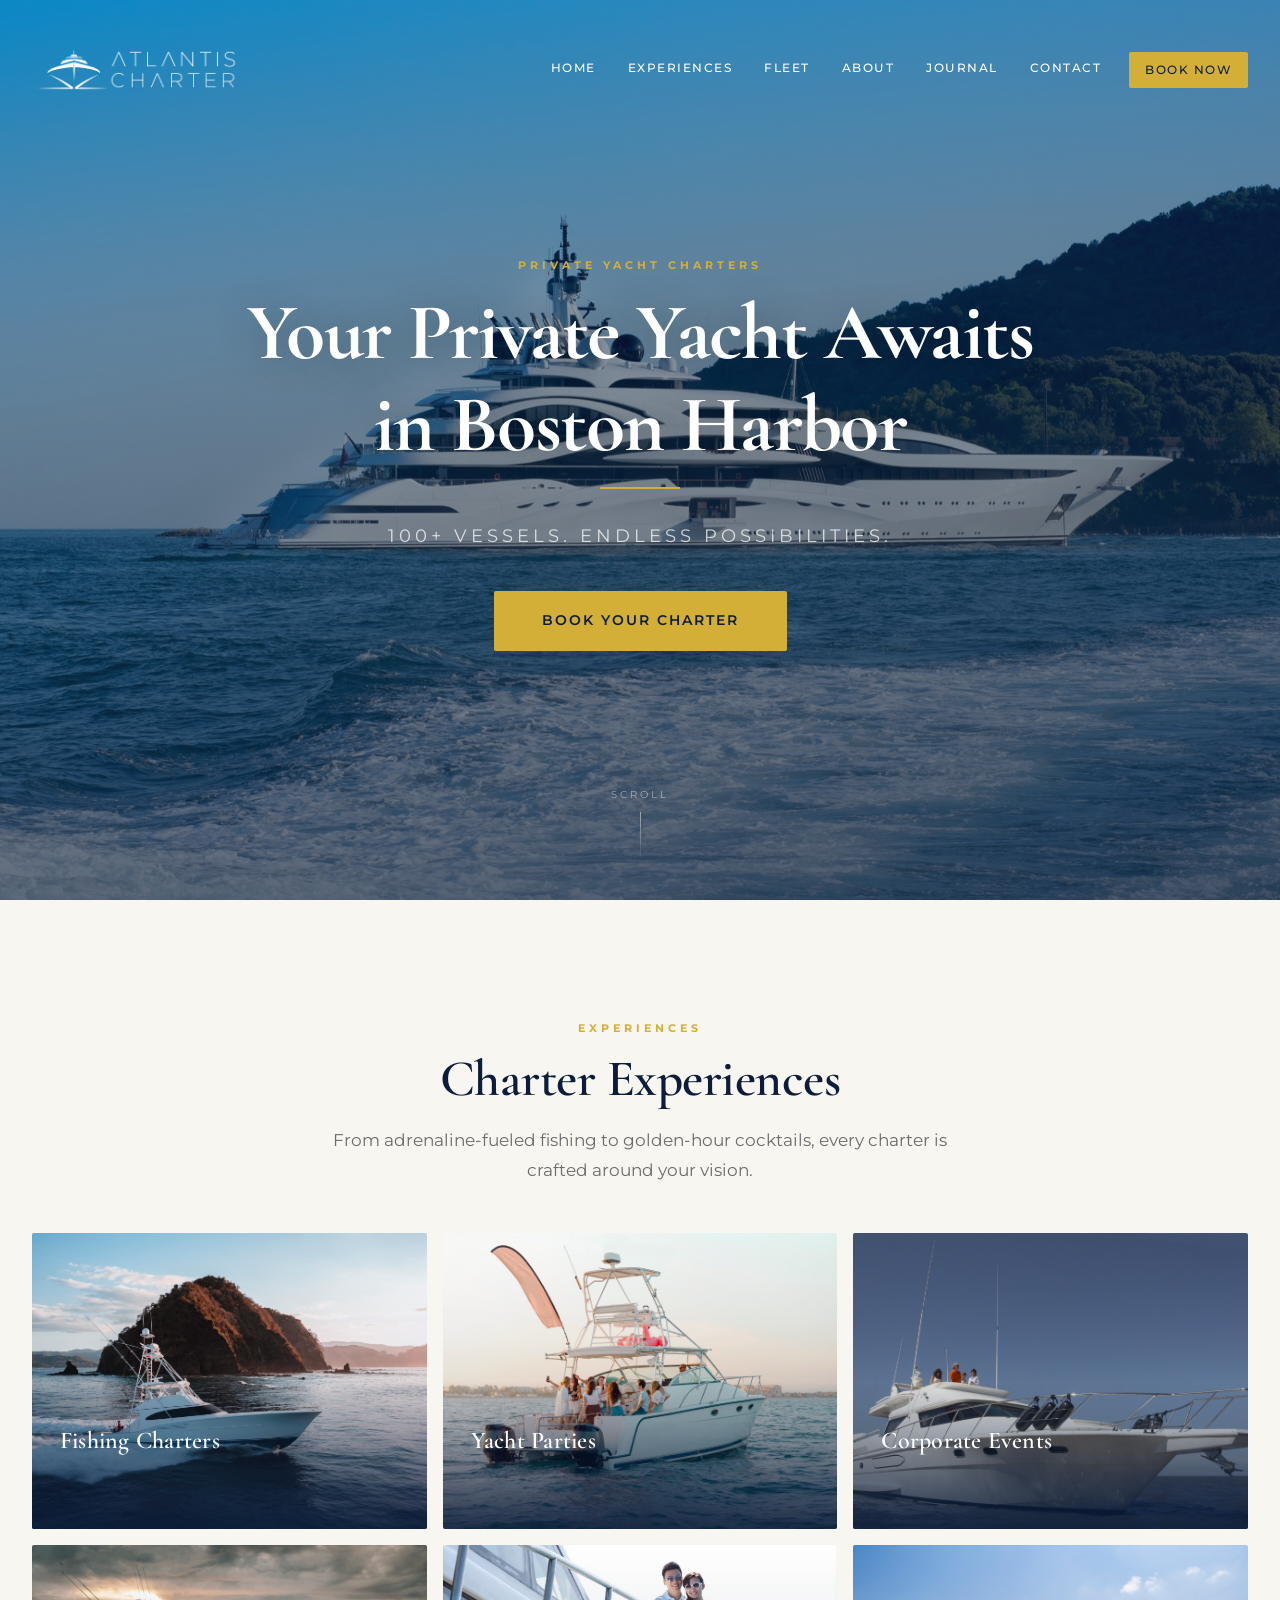
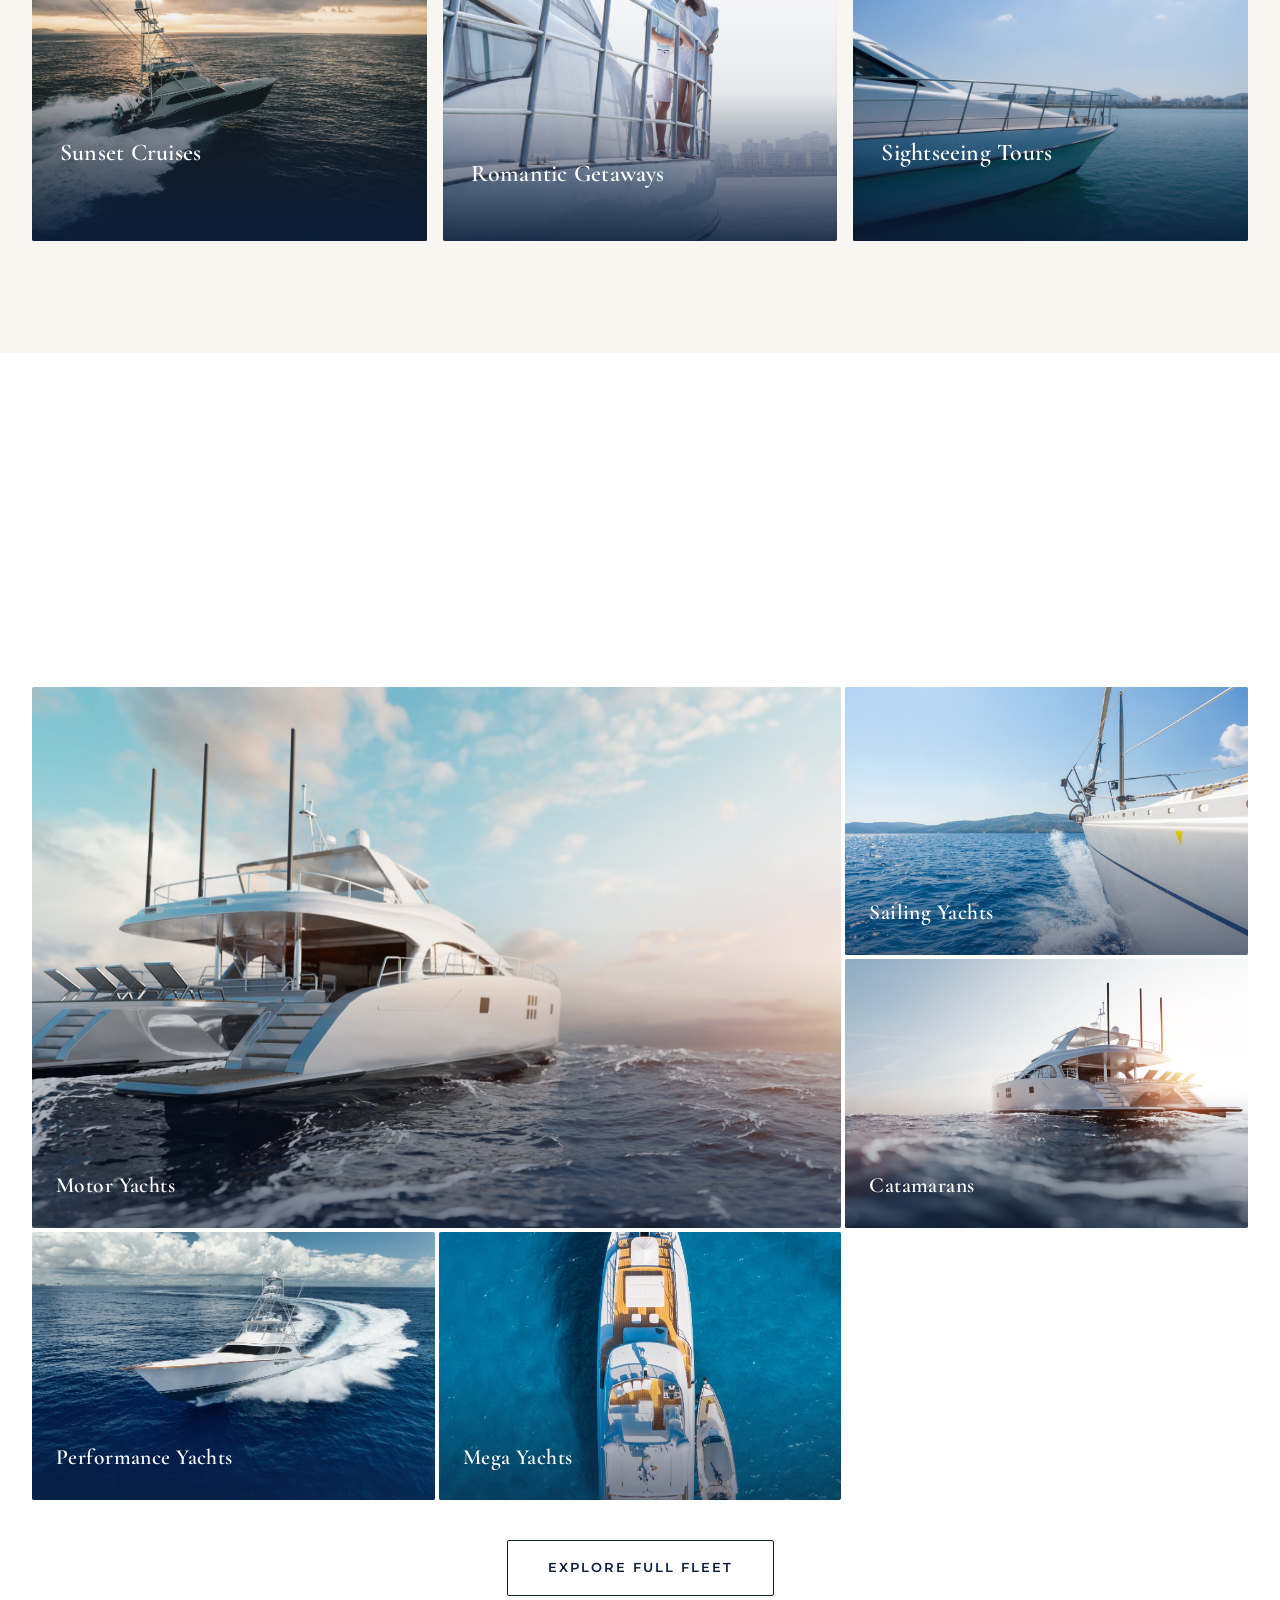
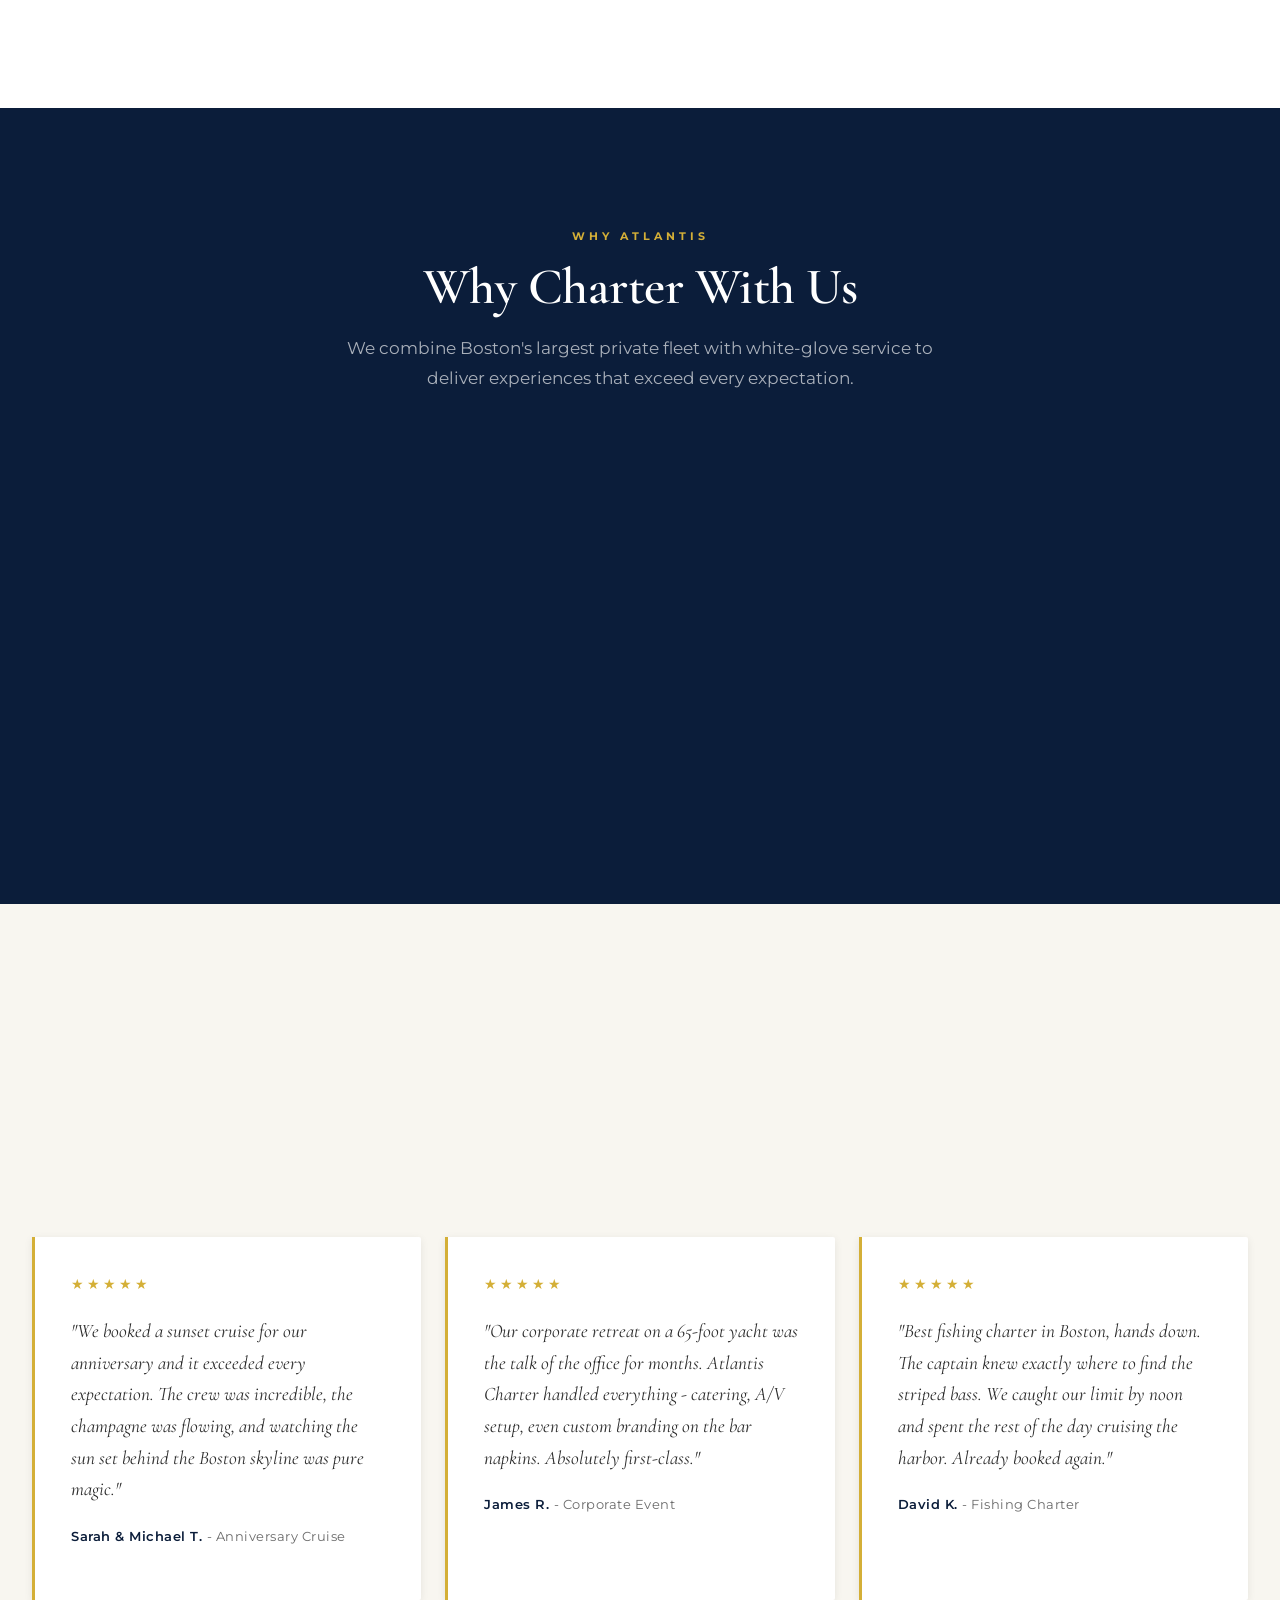
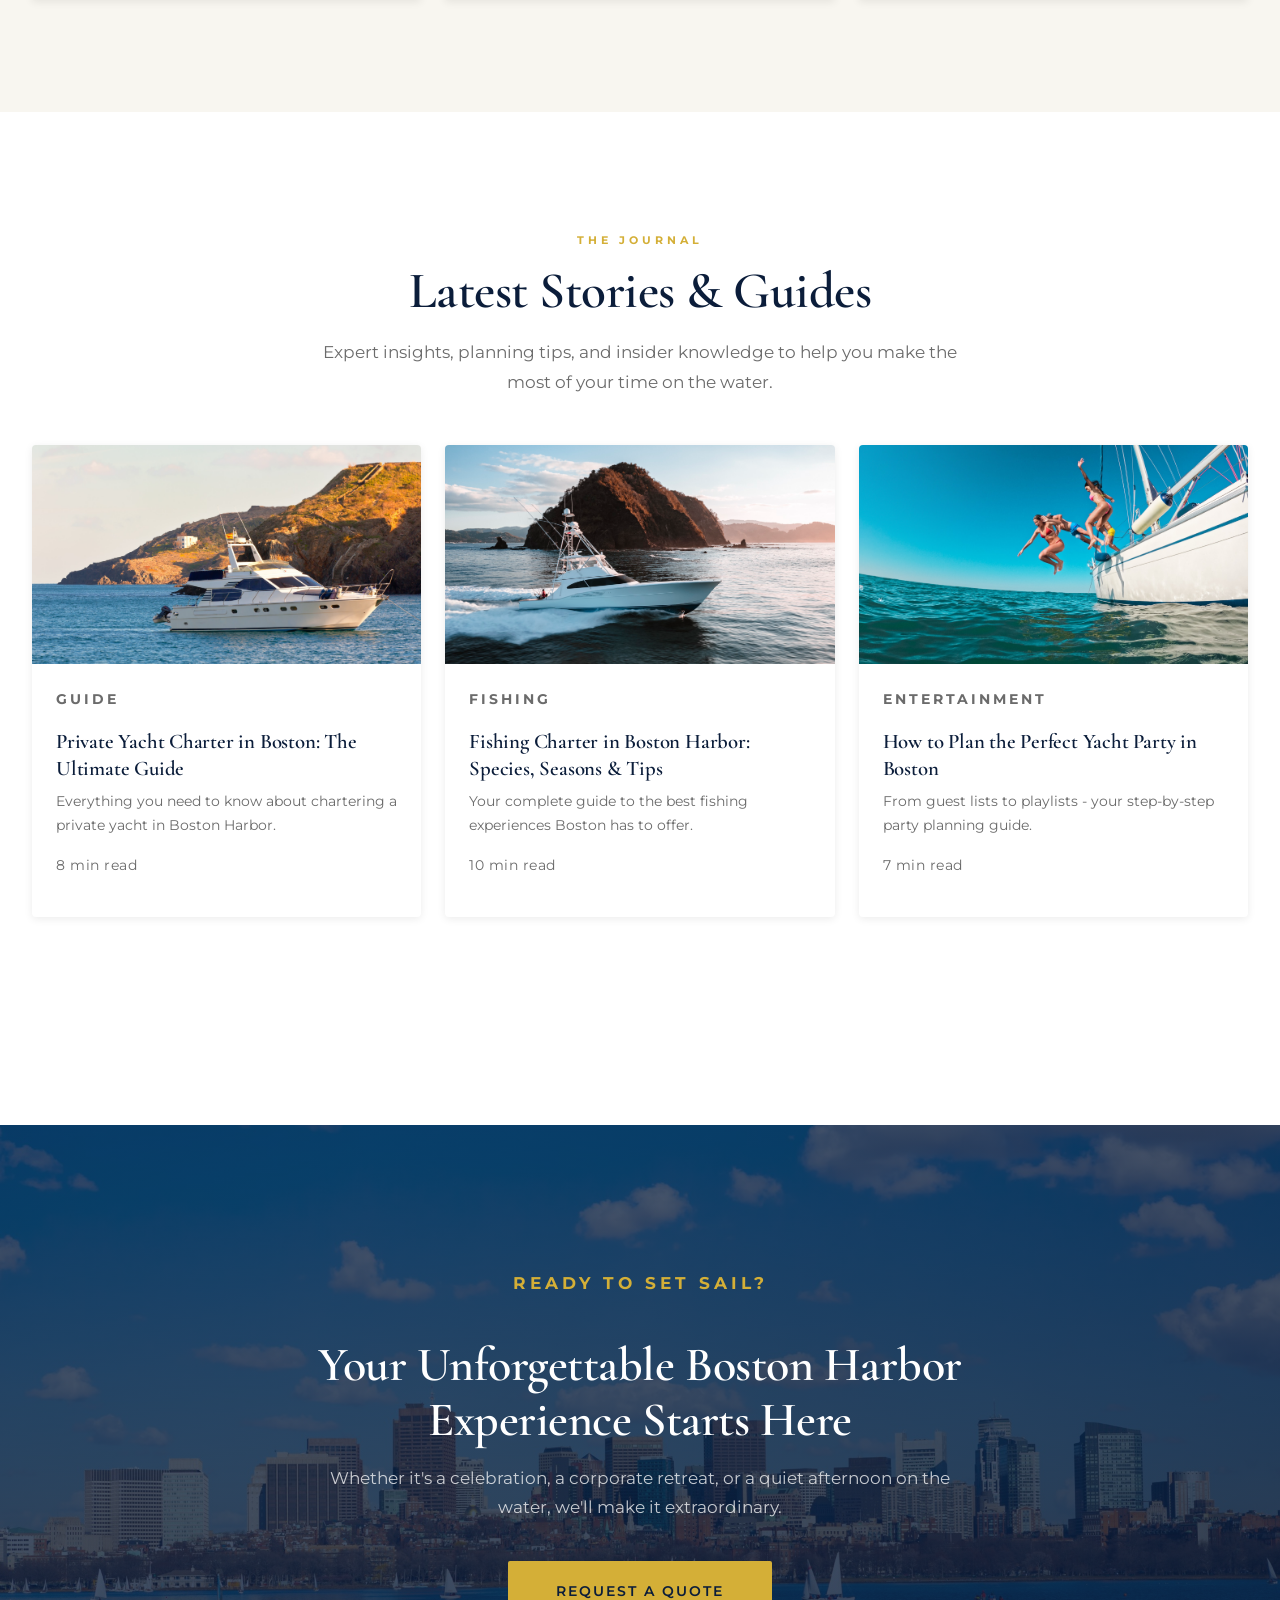
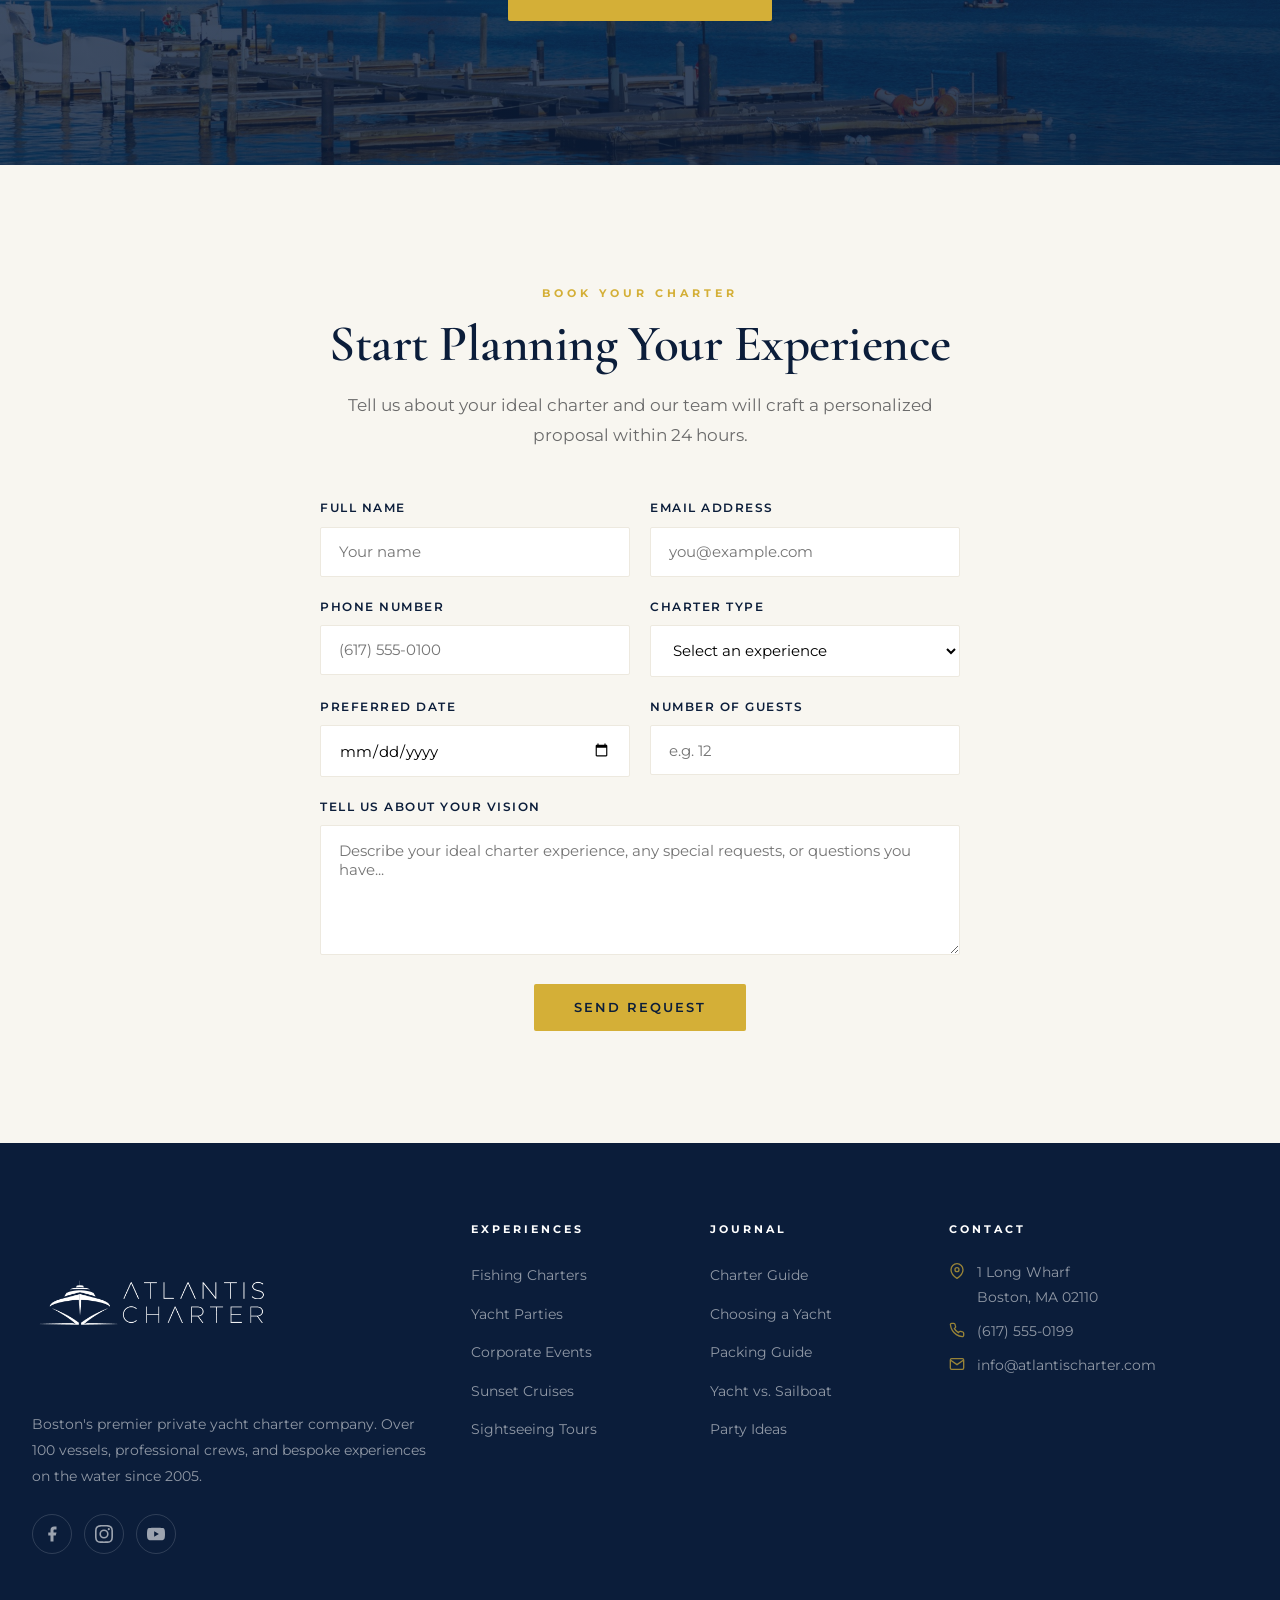
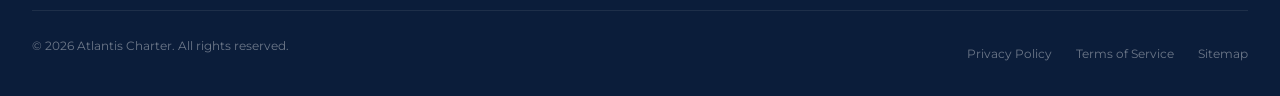
<file: index.html>
<!DOCTYPE html>
<html lang="en">
<head>
  <meta charset="UTF-8">
  <meta name="viewport" content="width=device-width, initial-scale=1.0">
  <title>Atlantis Charter | Private Yacht Charters in Boston Harbor</title>
  <meta name="description" content="Explore Boston Harbor aboard a private yacht. Atlantis Charter offers 100+ vessels for fishing trips, yacht parties, corporate events, sunset cruises, and romantic getaways.">
  <meta name="keywords" content="private yacht charter Boston, boat rental Boston Harbor, fishing charter Boston, yacht party Boston, corporate event yacht, sunset cruise Boston">
  <link rel="canonical" href="https://atlantischarter.com/">

  <!-- Open Graph -->
  <meta property="og:title" content="Atlantis Charter | Private Yacht Charters in Boston Harbor">
  <meta property="og:description" content="100+ luxury vessels for unforgettable experiences on Boston Harbor. Fishing, parties, corporate events, sunset cruises & more.">
  <meta property="og:image" content="https://atlantischarter.com/images/luxury-yacht-on-the-water-under-blue-sky.jpg">
  <meta property="og:url" content="https://atlantischarter.com/">
  <meta property="og:type" content="website">
  <meta property="og:site_name" content="Atlantis Charter">

  <!-- Twitter Card -->
  <meta name="twitter:card" content="summary_large_image">
  <meta name="twitter:title" content="Atlantis Charter | Private Yacht Charters in Boston Harbor">
  <meta name="twitter:description" content="100+ luxury vessels for unforgettable experiences on Boston Harbor.">
  <meta name="twitter:image" content="https://atlantischarter.com/images/luxury-yacht-on-the-water-under-blue-sky.jpg">

  <!-- Fonts -->
  <link rel="preconnect" href="https://fonts.googleapis.com">
  <link rel="preconnect" href="https://fonts.gstatic.com" crossorigin>
  <link href="https://fonts.googleapis.com/css2?family=Cormorant+Garamond:ital,wght@0,400;0,600;0,700;1,400&family=Montserrat:wght@300;400;500;600;700&display=swap" rel="stylesheet">

  <link rel="stylesheet" href="styles.css">

  <!-- Structured Data: LocalBusiness -->
  <script type="application/ld+json">
  {
    "@context": "https://schema.org",
    "@type": "LocalBusiness",
    "name": "Atlantis Charter",
    "description": "Premium private yacht charter company in Boston Harbor offering 100+ vessels for fishing trips, yacht parties, corporate events, sunset cruises, and romantic getaways.",
    "url": "https://atlantischarter.com",
    "telephone": "+1-617-555-0199",
    "email": "info@atlantischarter.com",
    "address": {
      "@type": "PostalAddress",
      "streetAddress": "1 Long Wharf",
      "addressLocality": "Boston",
      "addressRegion": "MA",
      "postalCode": "02110",
      "addressCountry": "US"
    },
    "geo": {
      "@type": "GeoCoordinates",
      "latitude": 42.3601,
      "longitude": -71.0489
    },
    "image": "https://atlantischarter.com/images/luxury-yacht-on-the-water-under-blue-sky.jpg",
    "priceRange": "$$$",
    "openingHoursSpecification": {
      "@type": "OpeningHoursSpecification",
      "dayOfWeek": ["Monday","Tuesday","Wednesday","Thursday","Friday","Saturday","Sunday"],
      "opens": "08:00",
      "closes": "20:00"
    },
    "sameAs": [
      "https://www.facebook.com/atlantischarter",
      "https://www.instagram.com/atlantischarter",
      "https://www.linkedin.com/company/atlantischarter"
    ]
  }
  </script>

  <!-- Structured Data: BoatTrip -->
  <script type="application/ld+json">
  {
    "@context": "https://schema.org",
    "@type": "BoatTrip",
    "name": "Private Yacht Charter in Boston Harbor",
    "description": "Custom private yacht charters departing from Boston Harbor. Choose from fishing, parties, corporate events, sunset cruises, and sightseeing tours.",
    "provider": {
      "@type": "LocalBusiness",
      "name": "Atlantis Charter"
    },
    "departureBoatTerminal": {
      "@type": "BoatTerminal",
      "name": "Boston Harbor Marina",
      "address": {
        "@type": "PostalAddress",
        "addressLocality": "Boston",
        "addressRegion": "MA",
        "addressCountry": "US"
      }
    }
  }
  </script>
</head>
<body>

  <!-- ============ HEADER ============ -->
  <header class="site-header" role="banner">
    <div class="header-inner">
      <a href="/" class="logo" aria-label="Atlantis Charter Home"><img src="images/logo-horizontal.png" alt="Atlantis Charter" class="logo__img"></a>
      <nav class="nav-links" role="navigation" aria-label="Main navigation">
        <a href="/">Home</a>
        <a href="#experiences">Experiences</a>
        <a href="#fleet">Fleet</a>
        <a href="#about">About</a>
        <a href="#blog">Journal</a>
        <a href="#contact">Contact</a>
        <a href="#contact" class="btn btn-primary nav-cta">Book Now</a>
      </nav>
      <button class="hamburger" aria-label="Toggle navigation menu" aria-expanded="false">
        <span></span>
        <span></span>
        <span></span>
      </button>
    </div>
  </header>

  <main>

    <!-- ============ HERO ============ -->
    <section class="hero" aria-label="Welcome">
      <div class="hero-bg" style="background-image:url('images/luxury-yacht-on-the-water-under-blue-sky.jpg');" role="img" aria-label="Luxury yacht cruising on blue water under a clear sky"></div>
      <div class="hero-content">
        <p class="section-label">Private Yacht Charters</p>
        <h1>Your Private Yacht Awaits in Boston Harbor</h1>
        <p class="subtitle">100+ Vessels. Endless Possibilities.</p>
        <a href="#contact" class="btn btn-primary">Book Your Charter</a>
      </div>
      <div class="hero-scroll" aria-hidden="true">Scroll</div>
    </section>

    <!-- ============ CHARTER EXPERIENCES ============ -->
    <section id="experiences" class="section-pearl" aria-labelledby="experiences-title">
      <div class="container">
        <div class="text-center fade-up">
          <p class="section-label">Experiences</p>
          <h2 class="section-title" id="experiences-title">Charter Experiences</h2>
          <p class="section-subtitle">From adrenaline-fueled fishing to golden-hour cocktails, every charter is crafted around your vision.</p>
        </div>
        <div class="experiences-grid stagger">
          <a href="blog/fishing-charter-boston-harbor.html" class="experience-card">
            <img src="images/large-sportfishing-boat-sailing-off-costa-rica-wit.jpg" alt="Deep-sea fishing charter boat on open water" width="600" height="450" loading="lazy">
            <div class="experience-card-overlay">
              <h3>Fishing Charters</h3>
              <p>Striped bass, bluefin tuna, and more in Boston's legendary waters.</p>
            </div>
          </a>
          <a href="blog/yacht-party-planning-guide.html" class="experience-card">
            <img src="images/youth-party-on-vacation-at-sea-girlfriends-drink.jpg" alt="Friends enjoying a lively yacht party on the water" width="600" height="450" loading="lazy">
            <div class="experience-card-overlay">
              <h3>Yacht Parties</h3>
              <p>Birthdays, celebrations, and unforgettable nights on the harbor.</p>
            </div>
          </a>
          <a href="blog/corporate-events-on-yacht.html" class="experience-card">
            <img src="images/people-enjoying-the-water-on-a-white-yacht.jpg" alt="People gathered on a white yacht for a corporate event" width="600" height="450" loading="lazy">
            <div class="experience-card-overlay">
              <h3>Corporate Events</h3>
              <p>Impress clients and inspire teams with meetings at sea.</p>
            </div>
          </a>
          <a href="blog/sunset-cruise-boston.html" class="experience-card">
            <img src="images/boat-floating-in-sea-during-sunset.jpg" alt="Yacht silhouetted against a vivid Boston sunset" width="600" height="450" loading="lazy">
            <div class="experience-card-overlay">
              <h3>Sunset Cruises</h3>
              <p>Watch the Boston skyline glow as the sun dips below the horizon.</p>
            </div>
          </a>
          <a href="blog/sunset-cruise-boston.html" class="experience-card">
            <img src="images/romantic-couple-relaxing-on-yacht-in-sunny-weather.jpg" alt="Romantic couple relaxing together on a yacht deck" width="600" height="450" loading="lazy">
            <div class="experience-card-overlay">
              <h3>Romantic Getaways</h3>
              <p>Private, intimate cruises designed for two.</p>
            </div>
          </a>
          <a href="blog/boston-harbor-islands-by-boat.html" class="experience-card">
            <img src="images/white-yacht-on-blue-water-near-urban-coastline.jpg" alt="White yacht cruising near the Boston urban coastline" width="600" height="450" loading="lazy">
            <div class="experience-card-overlay">
              <h3>Sightseeing Tours</h3>
              <p>Discover Boston Harbor islands and the city skyline from the water.</p>
            </div>
          </a>
        </div>
      </div>
    </section>

    <!-- ============ FEATURED FLEET ============ -->
    <section id="fleet" aria-labelledby="fleet-title">
      <div class="container">
        <div class="text-center fade-up">
          <p class="section-label">The Fleet</p>
          <h2 class="section-title" id="fleet-title">Featured Vessels</h2>
          <p class="section-subtitle">Over 100 yachts, sailboats, catamarans, and fishing boats ready for your next adventure.</p>
        </div>
        <div class="fleet-grid stagger">
          <div class="fleet-item">
            <img src="images/luxury-motor-yacht-on-the-ocean.jpg" alt="Luxury motor yacht cruising on the open ocean" width="800" height="533" loading="lazy">
            <div class="fleet-item-label">Motor Yachts</div>
          </div>
          <div class="fleet-item">
            <img src="images/sailing-yacht-in-lefkada-greece.jpg" alt="Elegant sailing yacht under full sail" width="600" height="400" loading="lazy">
            <div class="fleet-item-label">Sailing Yachts</div>
          </div>
          <div class="fleet-item">
            <img src="images/catamaran-motor-yacht-on-the-ocean.jpg" alt="Spacious catamaran yacht on calm ocean waters" width="600" height="400" loading="lazy">
            <div class="fleet-item-label">Catamarans</div>
          </div>
          <div class="fleet-item">
            <img src="images/luxury-yacht-speeding-through-the-ocean-under-a-pa.jpg" alt="High-performance luxury yacht speeding through waves" width="600" height="400" loading="lazy">
            <div class="fleet-item-label">Performance Yachts</div>
          </div>
          <div class="fleet-item">
            <img src="images/aerial-view-of-beautiful-luxury-yacht-and-boat-in.jpg" alt="Aerial view of luxury yachts anchored in a bay" width="600" height="400" loading="lazy">
            <div class="fleet-item-label">Mega Yachts</div>
          </div>
        </div>
        <div class="text-center fade-up" style="margin-top:2.5rem;">
          <a href="#contact" class="btn btn-outline-dark">Explore Full Fleet</a>
        </div>
      </div>
    </section>

    <!-- ============ WHY CHARTER WITH US ============ -->
    <section id="about" class="section-midnight" aria-labelledby="why-title">
      <div class="container">
        <div class="text-center fade-up">
          <p class="section-label">Why Atlantis</p>
          <h2 class="section-title" id="why-title">Why Charter With Us</h2>
          <p class="section-subtitle">We combine Boston's largest private fleet with white-glove service to deliver experiences that exceed every expectation.</p>
        </div>
        <div class="features-grid stagger">
          <div class="feature-item">
            <div class="feature-icon" aria-hidden="true">
              <svg width="28" height="28" fill="none" stroke="currentColor" stroke-width="2" viewBox="0 0 24 24"><path d="M12 2L2 7l10 5 10-5-10-5z"/><path d="M2 17l10 5 10-5"/><path d="M2 12l10 5 10-5"/></svg>
            </div>
            <h3>100+ Yachts</h3>
            <p>The largest private charter fleet in Boston Harbor. From intimate sailboats to mega yachts, we have the perfect vessel for every occasion.</p>
          </div>
          <div class="feature-item">
            <div class="feature-icon" aria-hidden="true">
              <svg width="28" height="28" fill="none" stroke="currentColor" stroke-width="2" viewBox="0 0 24 24"><circle cx="12" cy="8" r="4"/><path d="M20 21a8 8 0 0 0-16 0"/></svg>
            </div>
            <h3>Professional Crew</h3>
            <p>USCG-licensed captains and experienced crew members ensure your safety and comfort from departure to docking.</p>
          </div>
          <div class="feature-item">
            <div class="feature-icon" aria-hidden="true">
              <svg width="28" height="28" fill="none" stroke="currentColor" stroke-width="2" viewBox="0 0 24 24"><path d="M14 2H6a2 2 0 0 0-2 2v16a2 2 0 0 0 2 2h12a2 2 0 0 0 2-2V8z"/><polyline points="14 2 14 8 20 8"/><line x1="16" y1="13" x2="8" y2="13"/><line x1="16" y1="17" x2="8" y2="17"/></svg>
            </div>
            <h3>Custom Itineraries</h3>
            <p>Every detail tailored to your vision - from catering and entertainment to route and duration. Your charter, your rules.</p>
          </div>
          <div class="feature-item">
            <div class="feature-icon" aria-hidden="true">
              <svg width="28" height="28" fill="none" stroke="currentColor" stroke-width="2" viewBox="0 0 24 24"><path d="M21 10c0 7-9 13-9 13s-9-6-9-13a9 9 0 0 1 18 0z"/><circle cx="12" cy="10" r="3"/></svg>
            </div>
            <h3>Best of Boston</h3>
            <p>Unmatched local knowledge of Boston Harbor, the Harbor Islands, and the best routes for every season and occasion.</p>
          </div>
        </div>
      </div>
    </section>

    <!-- ============ TESTIMONIALS ============ -->
    <section class="section-pearl" aria-labelledby="testimonials-title">
      <div class="container">
        <div class="text-center fade-up">
          <p class="section-label">Testimonials</p>
          <h2 class="section-title" id="testimonials-title">What Our Guests Say</h2>
          <p class="section-subtitle">Hundreds of five-star reviews from guests who trusted us with their most memorable moments on the water.</p>
        </div>
        <div class="testimonials-grid stagger">
          <div class="testimonial-card">
            <div class="testimonial-stars" aria-label="5 out of 5 stars">&#9733;&#9733;&#9733;&#9733;&#9733;</div>
            <blockquote>"We booked a sunset cruise for our anniversary and it exceeded every expectation. The crew was incredible, the champagne was flowing, and watching the sun set behind the Boston skyline was pure magic."</blockquote>
            <p class="testimonial-author">Sarah & Michael T. <span>- Anniversary Cruise</span></p>
          </div>
          <div class="testimonial-card">
            <div class="testimonial-stars" aria-label="5 out of 5 stars">&#9733;&#9733;&#9733;&#9733;&#9733;</div>
            <blockquote>"Our corporate retreat on a 65-foot yacht was the talk of the office for months. Atlantis Charter handled everything - catering, A/V setup, even custom branding on the bar napkins. Absolutely first-class."</blockquote>
            <p class="testimonial-author">James R. <span>- Corporate Event</span></p>
          </div>
          <div class="testimonial-card">
            <div class="testimonial-stars" aria-label="5 out of 5 stars">&#9733;&#9733;&#9733;&#9733;&#9733;</div>
            <blockquote>"Best fishing charter in Boston, hands down. The captain knew exactly where to find the striped bass. We caught our limit by noon and spent the rest of the day cruising the harbor. Already booked again."</blockquote>
            <p class="testimonial-author">David K. <span>- Fishing Charter</span></p>
          </div>
        </div>
      </div>
    </section>

    <!-- ============ LATEST FROM THE JOURNAL ============ -->
    <section id="blog" aria-labelledby="blog-title">
      <div class="container">
        <div class="text-center fade-up">
          <p class="section-label">The Journal</p>
          <h2 class="section-title" id="blog-title">Latest Stories & Guides</h2>
          <p class="section-subtitle">Expert insights, planning tips, and insider knowledge to help you make the most of your time on the water.</p>
        </div>
        <div class="blog-grid stagger">
          <a href="blog/private-yacht-charter-boston.html" class="blog-card">
            <div class="blog-card-image">
              <img src="images/luxury-yacht-anchored-in-a-calm-blue-bay.jpg" alt="Luxury yacht anchored in a calm bay" width="600" height="338" loading="lazy">
            </div>
            <div class="blog-card-content">
              <p class="blog-card-tag">Guide</p>
              <h3>Private Yacht Charter in Boston: The Ultimate Guide</h3>
              <p>Everything you need to know about chartering a private yacht in Boston Harbor.</p>
              <p class="blog-card-meta">8 min read</p>
            </div>
          </a>
          <a href="blog/fishing-charter-boston-harbor.html" class="blog-card">
            <div class="blog-card-image">
              <img src="images/large-sportfishing-boat-sailing-off-costa-rica-wit.jpg" alt="Sportfishing boat heading out to open water" width="600" height="338" loading="lazy">
            </div>
            <div class="blog-card-content">
              <p class="blog-card-tag">Fishing</p>
              <h3>Fishing Charter in Boston Harbor: Species, Seasons & Tips</h3>
              <p>Your complete guide to the best fishing experiences Boston has to offer.</p>
              <p class="blog-card-meta">10 min read</p>
            </div>
          </a>
          <a href="blog/yacht-party-planning-guide.html" class="blog-card">
            <div class="blog-card-image">
              <img src="images/happy-friends-diving-from-sailing-boat-into-the-se.jpg" alt="Friends diving from a yacht into clear blue water" width="600" height="338" loading="lazy">
            </div>
            <div class="blog-card-content">
              <p class="blog-card-tag">Entertainment</p>
              <h3>How to Plan the Perfect Yacht Party in Boston</h3>
              <p>From guest lists to playlists - your step-by-step party planning guide.</p>
              <p class="blog-card-meta">7 min read</p>
            </div>
          </a>
        </div>
        <div class="text-center fade-up" style="margin-top:2.5rem;">
          <a href="#blog" class="btn btn-outline-dark">View All Articles</a>
        </div>
      </div>
    </section>

    <!-- ============ CTA BANNER ============ -->
    <section class="cta-banner" aria-labelledby="cta-title">
      <div class="hero-bg" style="background-image:url('images/boston-skyline-over-the-charles-river.jpg');" role="img" aria-label="Boston skyline panorama over the harbor at dusk"></div>
      <div class="hero-content text-center">
        <p class="section-label">Ready to Set Sail?</p>
        <h2 id="cta-title">Your Unforgettable Boston Harbor Experience Starts Here</h2>
        <p>Whether it's a celebration, a corporate retreat, or a quiet afternoon on the water, we'll make it extraordinary.</p>
        <a href="#contact" class="btn btn-primary">Request a Quote</a>
      </div>
    </section>

    <!-- ============ CONTACT / BOOKING ============ -->
    <section id="contact" class="section-pearl" aria-labelledby="contact-title">
      <div class="container">
        <div class="text-center fade-up">
          <p class="section-label">Book Your Charter</p>
          <h2 class="section-title" id="contact-title">Start Planning Your Experience</h2>
          <p class="section-subtitle">Tell us about your ideal charter and our team will craft a personalized proposal within 24 hours.</p>
        </div>
        <form id="booking-form" class="booking-form fade-up">
          <div class="form-row">
            <div class="form-group">
              <label for="name">Full Name</label>
              <input type="text" id="name" name="name" required placeholder="Your name">
            </div>
            <div class="form-group">
              <label for="email">Email Address</label>
              <input type="email" id="email" name="email" required placeholder="you@example.com">
            </div>
          </div>
          <div class="form-row">
            <div class="form-group">
              <label for="phone">Phone Number</label>
              <input type="tel" id="phone" name="phone" placeholder="(617) 555-0100">
            </div>
            <div class="form-group">
              <label for="charter-type">Charter Type</label>
              <select id="charter-type" name="charter-type" required>
                <option value="">Select an experience</option>
                <option value="fishing">Fishing Charter</option>
                <option value="party">Yacht Party</option>
                <option value="corporate">Corporate Event</option>
                <option value="sunset">Sunset Cruise</option>
                <option value="romantic">Romantic Getaway</option>
                <option value="sightseeing">Sightseeing Tour</option>
                <option value="other">Other</option>
              </select>
            </div>
          </div>
          <div class="form-row">
            <div class="form-group">
              <label for="date">Preferred Date</label>
              <input type="date" id="date" name="date">
            </div>
            <div class="form-group">
              <label for="guests">Number of Guests</label>
              <input type="number" id="guests" name="guests" min="1" max="200" placeholder="e.g. 12">
            </div>
          </div>
          <div class="form-group">
            <label for="message">Tell Us About Your Vision</label>
            <textarea id="message" name="message" placeholder="Describe your ideal charter experience, any special requests, or questions you have..."></textarea>
          </div>
          <div class="text-center">
            <button type="submit" class="btn btn-primary">Send Request</button>
          </div>
        </form>
      </div>
    </section>

  </main>

  <!-- ============ FOOTER ============ -->
  <footer class="site-footer" role="contentinfo">
    <div class="container">
      <div class="footer-grid">
        <div class="footer-brand">
          <a href="/" class="logo" aria-label="Atlantis Charter Home"><img src="images/logo-horizontal.png" alt="Atlantis Charter" class="logo__img"></a>
          <p>Boston's premier private yacht charter company. Over 100 vessels, professional crews, and bespoke experiences on the water since 2005.</p>
          <div class="footer-social">
            <a href="https://www.facebook.com/atlantischarter" aria-label="Facebook" rel="noopener noreferrer" target="_blank">
              <svg width="18" height="18" fill="currentColor" viewBox="0 0 24 24"><path d="M18 2h-3a5 5 0 0 0-5 5v3H7v4h3v8h4v-8h3l1-4h-4V7a1 1 0 0 1 1-1h3z"/></svg>
            </a>
            <a href="https://www.instagram.com/atlantischarter" aria-label="Instagram" rel="noopener noreferrer" target="_blank">
              <svg width="18" height="18" fill="currentColor" viewBox="0 0 24 24"><path d="M12 2.163c3.204 0 3.584.012 4.85.07 3.252.148 4.771 1.691 4.919 4.919.058 1.265.069 1.645.069 4.849 0 3.205-.012 3.584-.069 4.849-.149 3.225-1.664 4.771-4.919 4.919-1.266.058-1.644.07-4.85.07-3.204 0-3.584-.012-4.849-.07-3.26-.149-4.771-1.699-4.919-4.92-.058-1.265-.07-1.644-.07-4.849 0-3.204.013-3.583.07-4.849.149-3.227 1.664-4.771 4.919-4.919 1.266-.057 1.645-.069 4.849-.069zM12 0C8.741 0 8.333.014 7.053.072 2.695.272.273 2.69.073 7.052.014 8.333 0 8.741 0 12c0 3.259.014 3.668.072 4.948.2 4.358 2.618 6.78 6.98 6.98C8.333 23.986 8.741 24 12 24c3.259 0 3.668-.014 4.948-.072 4.354-.2 6.782-2.618 6.979-6.98.059-1.28.073-1.689.073-4.948 0-3.259-.014-3.667-.072-4.947-.196-4.354-2.617-6.78-6.979-6.98C15.668.014 15.259 0 12 0zm0 5.838a6.162 6.162 0 1 0 0 12.324 6.162 6.162 0 0 0 0-12.324zM12 16a4 4 0 1 1 0-8 4 4 0 0 1 0 8zm6.406-11.845a1.44 1.44 0 1 0 0 2.881 1.44 1.44 0 0 0 0-2.881z"/></svg>
            </a>
            <a href="https://www.youtube.com/@atlantischarter" aria-label="YouTube" rel="noopener noreferrer" target="_blank">
              <svg width="18" height="18" fill="currentColor" viewBox="0 0 24 24"><path d="M23.498 6.186a3.016 3.016 0 0 0-2.122-2.136C19.505 3.545 12 3.545 12 3.545s-7.505 0-9.377.505A3.017 3.017 0 0 0 .502 6.186C0 8.07 0 12 0 12s0 3.93.502 5.814a3.016 3.016 0 0 0 2.122 2.136c1.871.505 9.376.505 9.376.505s7.505 0 9.377-.505a3.015 3.015 0 0 0 2.122-2.136C24 15.93 24 12 24 12s0-3.93-.502-5.814zM9.545 15.568V8.432L15.818 12l-6.273 3.568z"/></svg>
            </a>
          </div>
        </div>
        <div class="footer-col">
          <h4>Experiences</h4>
          <ul>
            <li><a href="blog/fishing-charter-boston-harbor.html">Fishing Charters</a></li>
            <li><a href="blog/yacht-party-planning-guide.html">Yacht Parties</a></li>
            <li><a href="blog/corporate-events-on-yacht.html">Corporate Events</a></li>
            <li><a href="blog/sunset-cruise-boston.html">Sunset Cruises</a></li>
            <li><a href="blog/boston-harbor-islands-by-boat.html">Sightseeing Tours</a></li>
          </ul>
        </div>
        <div class="footer-col">
          <h4>Journal</h4>
          <ul>
            <li><a href="blog/private-yacht-charter-boston.html">Charter Guide</a></li>
            <li><a href="blog/choosing-right-yacht-size.html">Choosing a Yacht</a></li>
            <li><a href="blog/what-to-bring-yacht-charter.html">Packing Guide</a></li>
            <li><a href="blog/luxury-yacht-vs-sailboat.html">Yacht vs. Sailboat</a></li>
            <li><a href="blog/bachelor-bachelorette-yacht-party.html">Party Ideas</a></li>
          </ul>
        </div>
        <div class="footer-col">
          <h4>Contact</h4>
          <ul class="footer-contact">
            <li>
              <svg width="16" height="16" fill="none" stroke="currentColor" stroke-width="2" viewBox="0 0 24 24"><path d="M21 10c0 7-9 13-9 13s-9-6-9-13a9 9 0 0 1 18 0z"/><circle cx="12" cy="10" r="3"/></svg>
              1 Long Wharf<br>Boston, MA 02110
            </li>
            <li>
              <svg width="16" height="16" fill="none" stroke="currentColor" stroke-width="2" viewBox="0 0 24 24"><path d="M22 16.92v3a2 2 0 0 1-2.18 2 19.79 19.79 0 0 1-8.63-3.07 19.5 19.5 0 0 1-6-6A19.79 19.79 0 0 1 2.12 4.18 2 2 0 0 1 4.11 2h3a2 2 0 0 1 2 1.72c.127.96.361 1.903.7 2.81a2 2 0 0 1-.45 2.11L8.09 9.91a16 16 0 0 0 6 6l1.27-1.27a2 2 0 0 1 2.11-.45c.907.339 1.85.573 2.81.7A2 2 0 0 1 22 16.92z"/></svg>
              (617) 555-0199
            </li>
            <li>
              <svg width="16" height="16" fill="none" stroke="currentColor" stroke-width="2" viewBox="0 0 24 24"><path d="M4 4h16c1.1 0 2 .9 2 2v12c0 1.1-.9 2-2 2H4c-1.1 0-2-.9-2-2V6c0-1.1.9-2 2-2z"/><polyline points="22,6 12,13 2,6"/></svg>
              info@atlantischarter.com
            </li>
          </ul>
        </div>
      </div>
      <div class="footer-bottom">
        <p>&copy; 2026 Atlantis Charter. All rights reserved.</p>
        <div class="footer-bottom-links">
          <a href="#">Privacy Policy</a>
          <a href="#">Terms of Service</a>
          <a href="sitemap.xml">Sitemap</a>
        </div>
      </div>
    </div>
  </footer>

  <script src="script.js"></script>
</body>
</html>
</file>
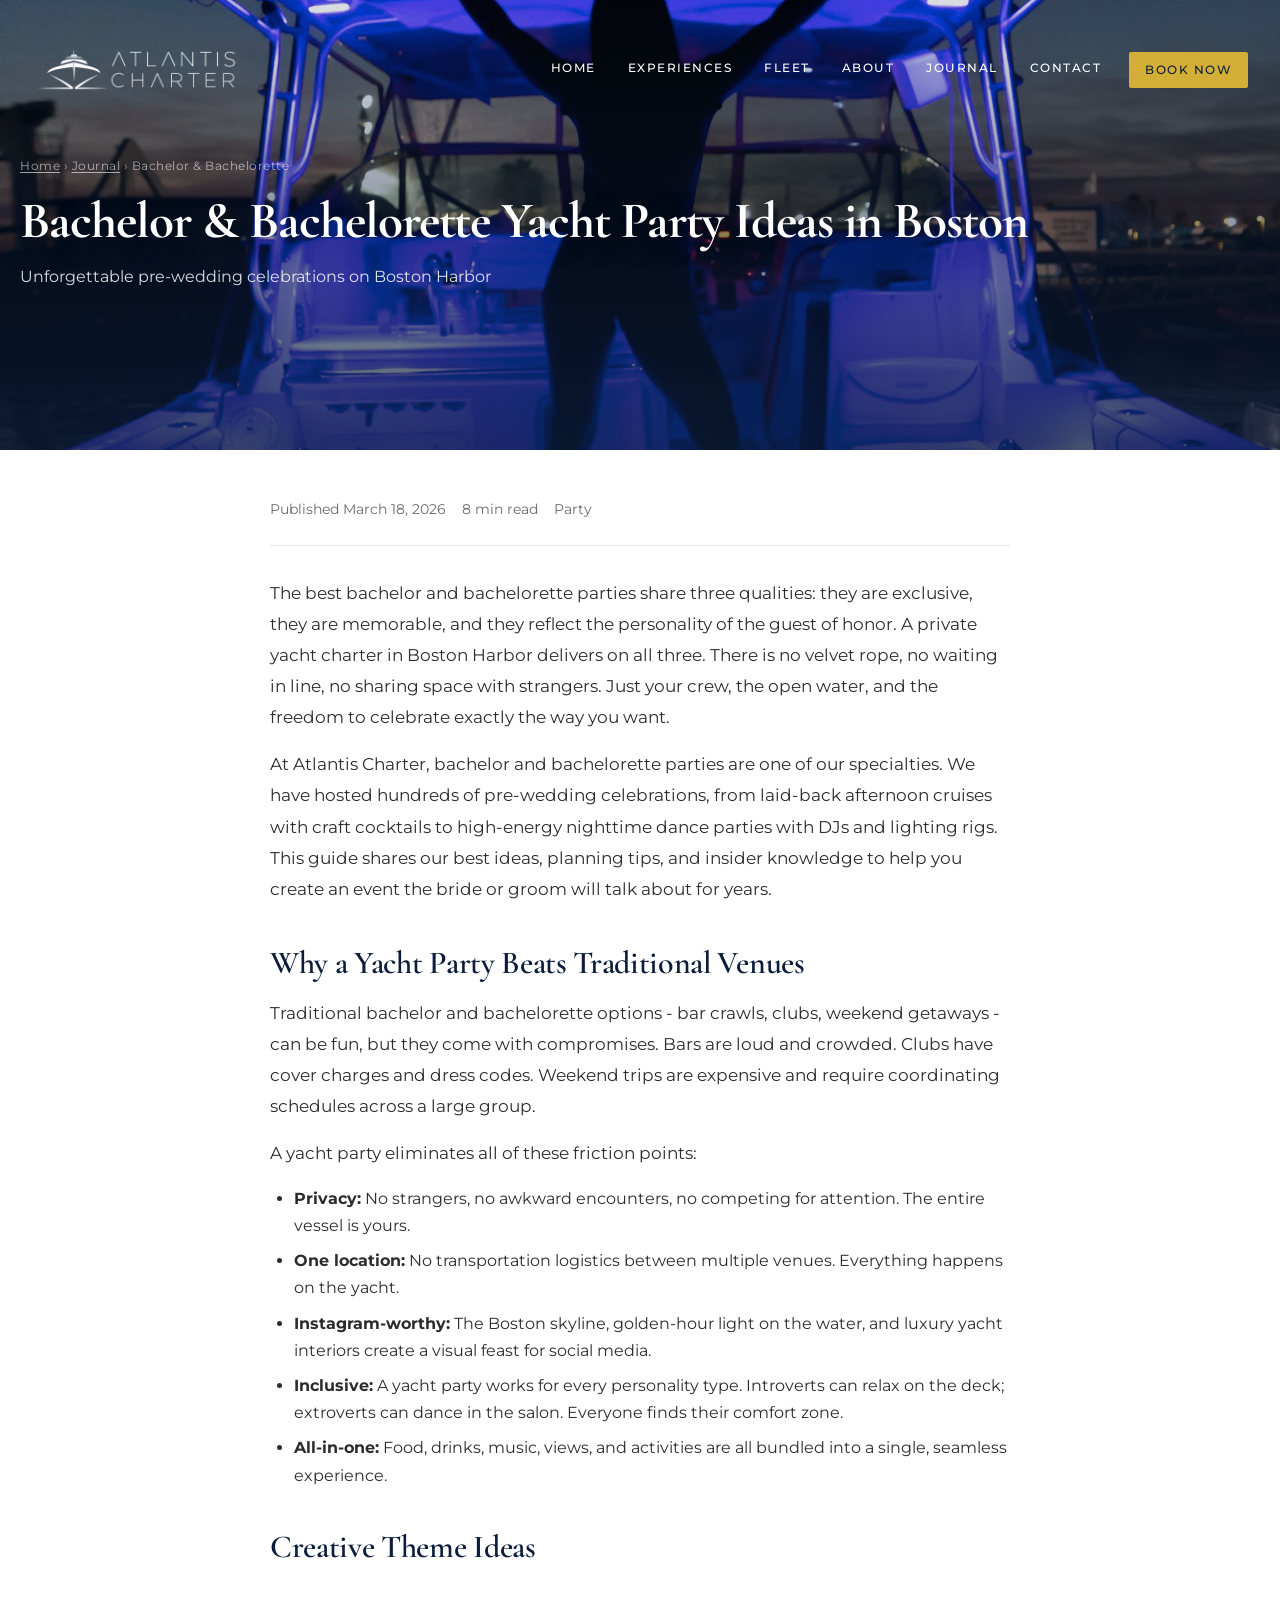
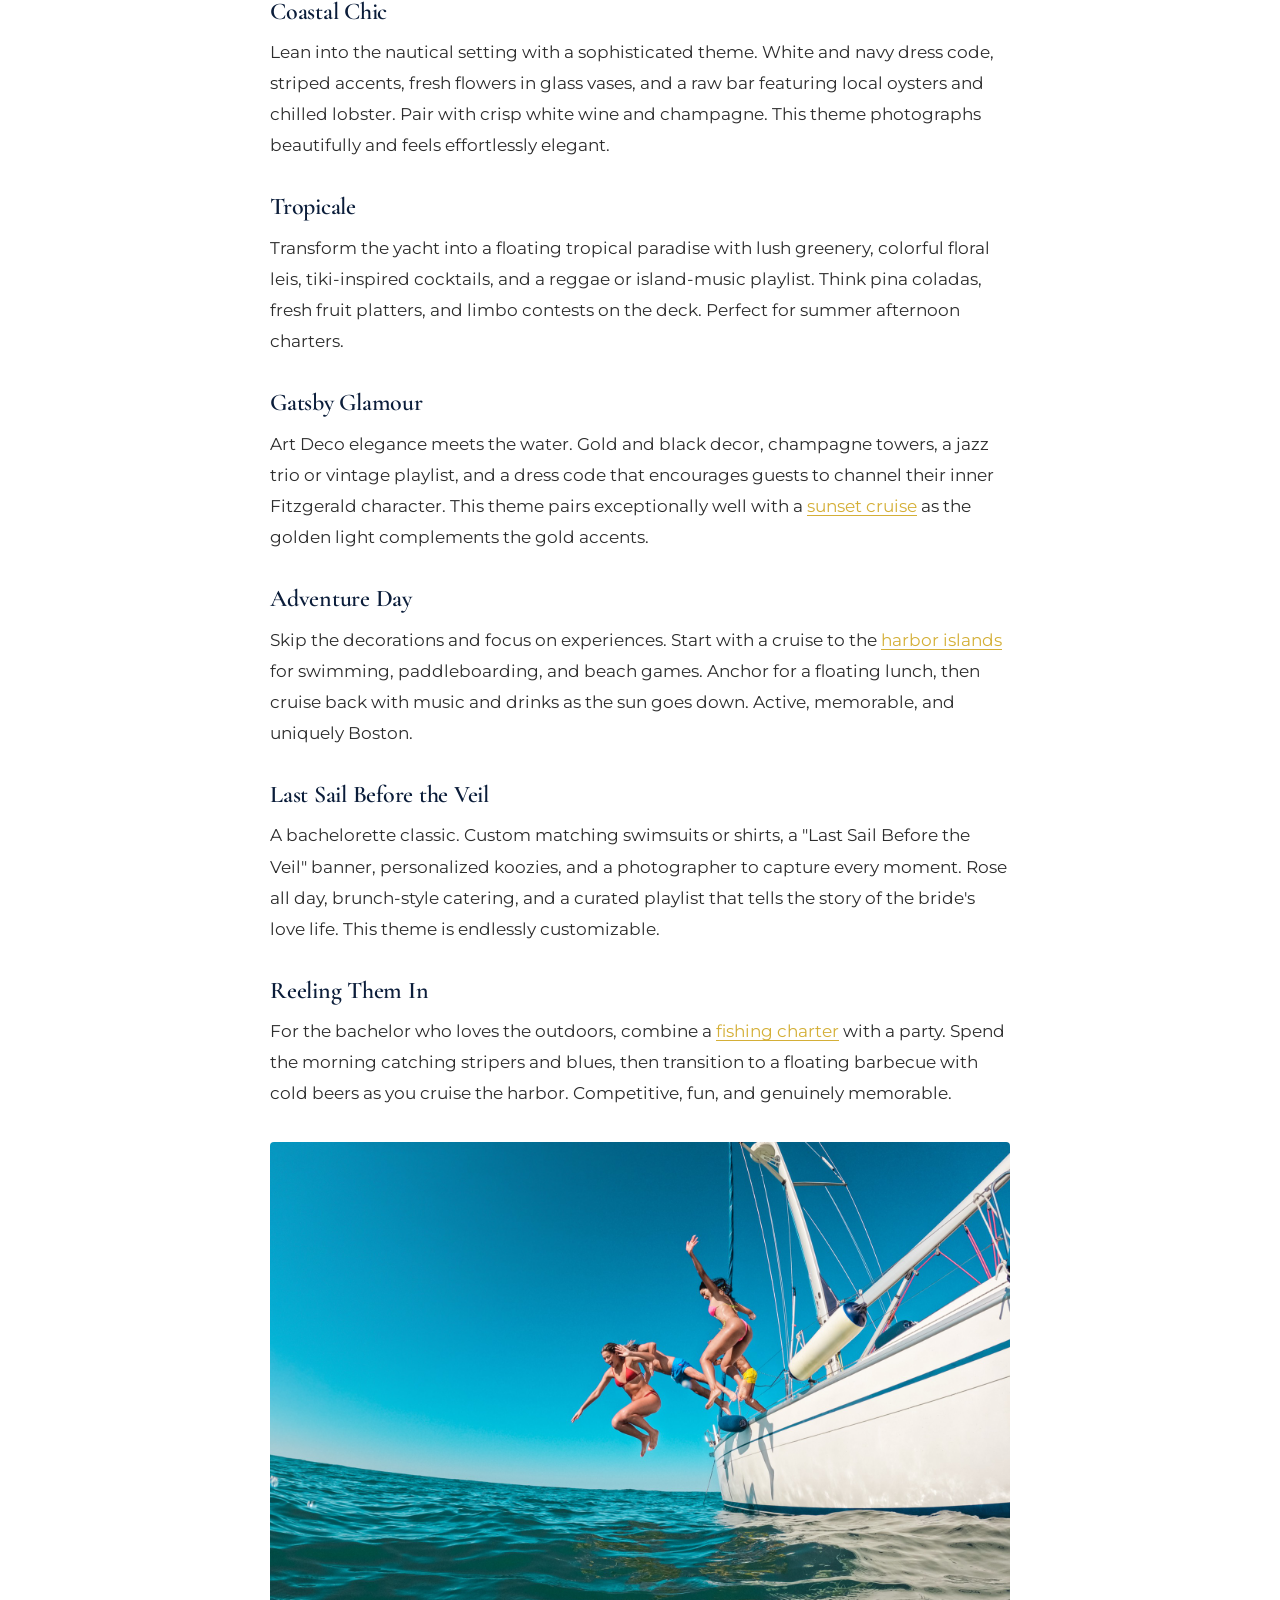
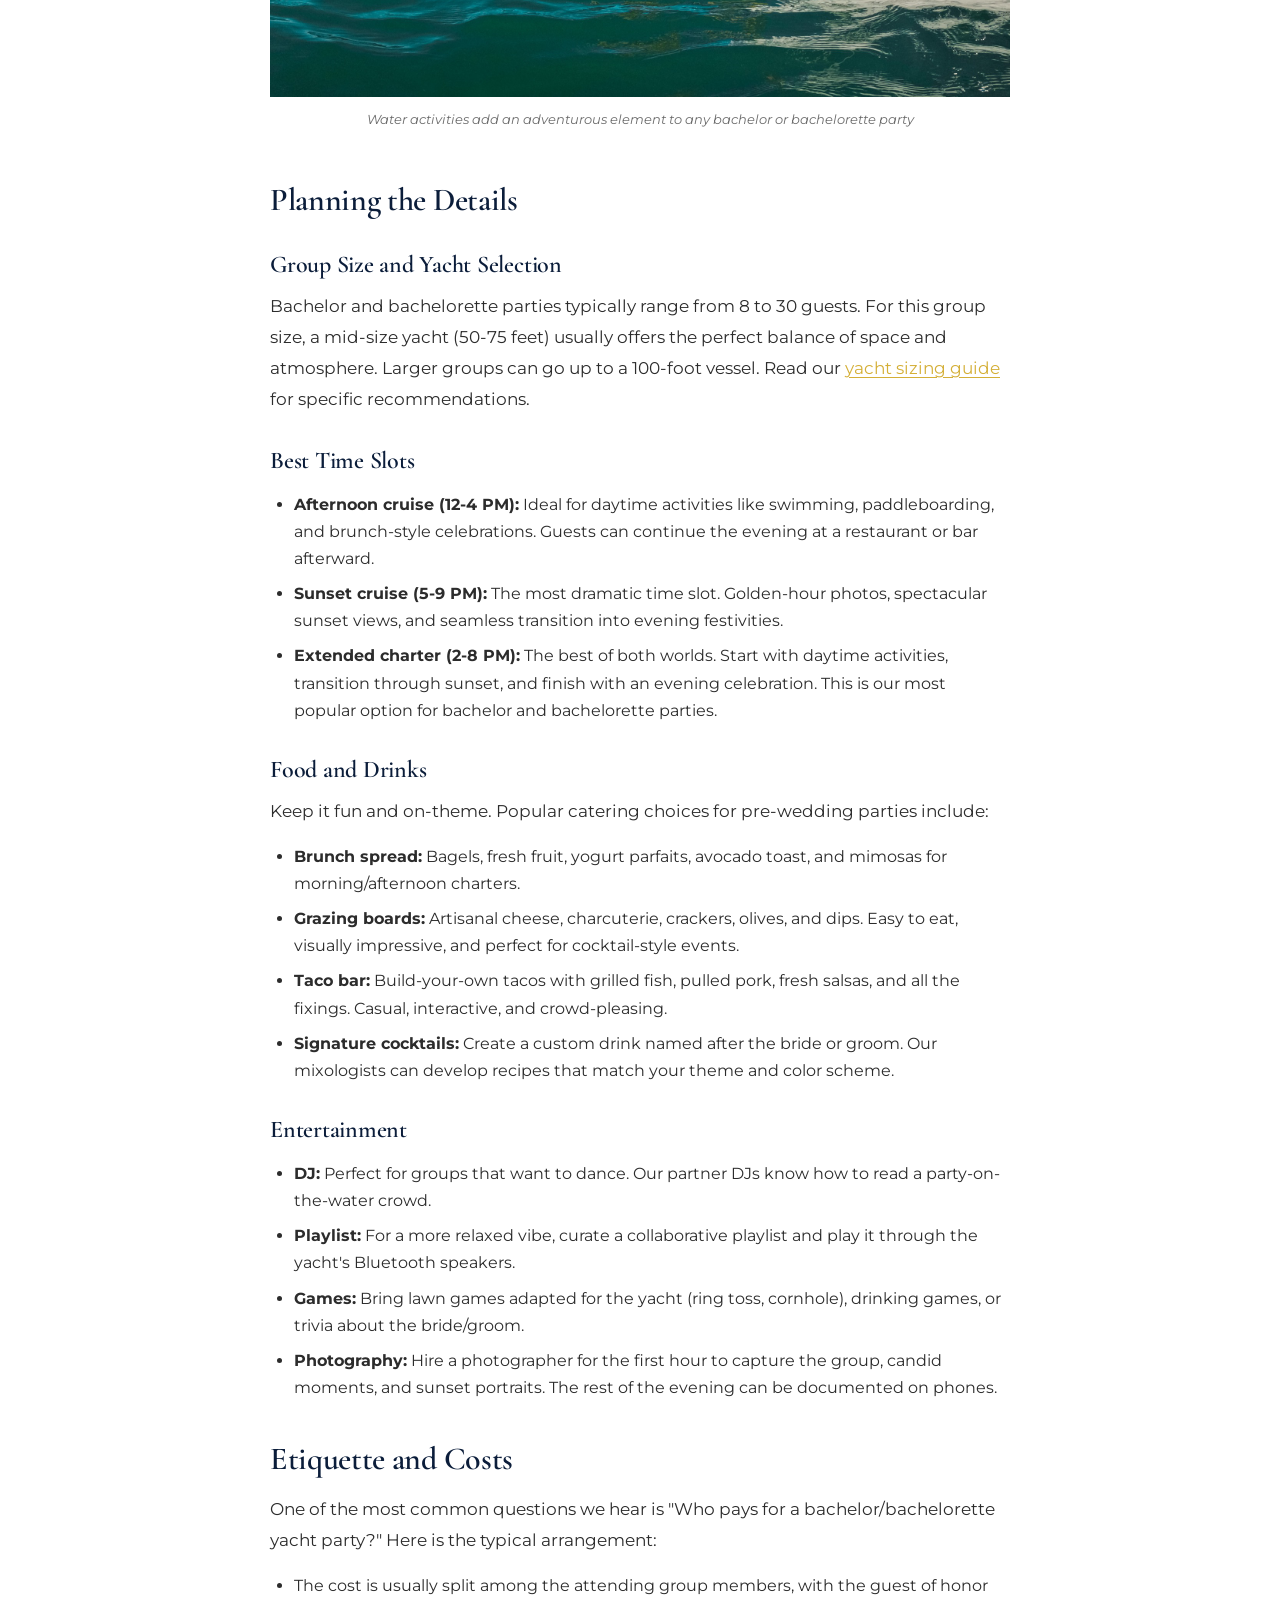
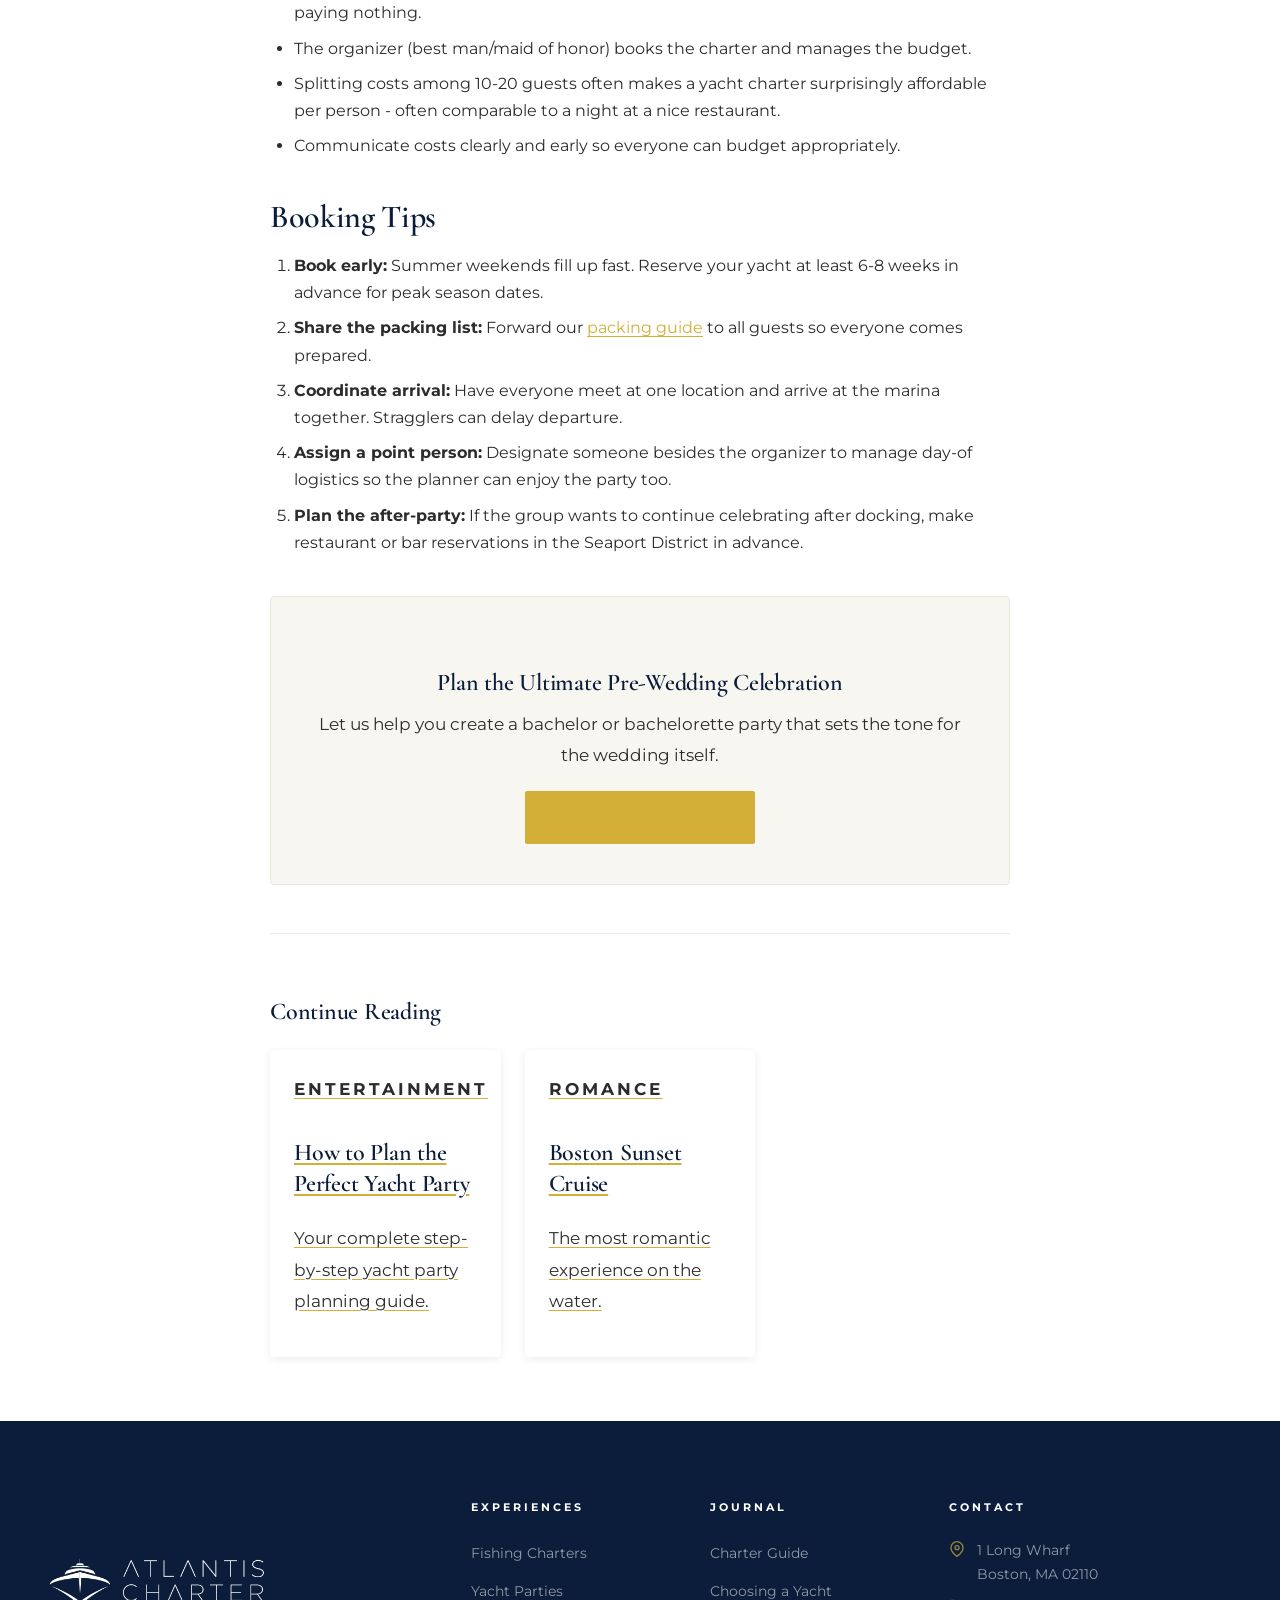
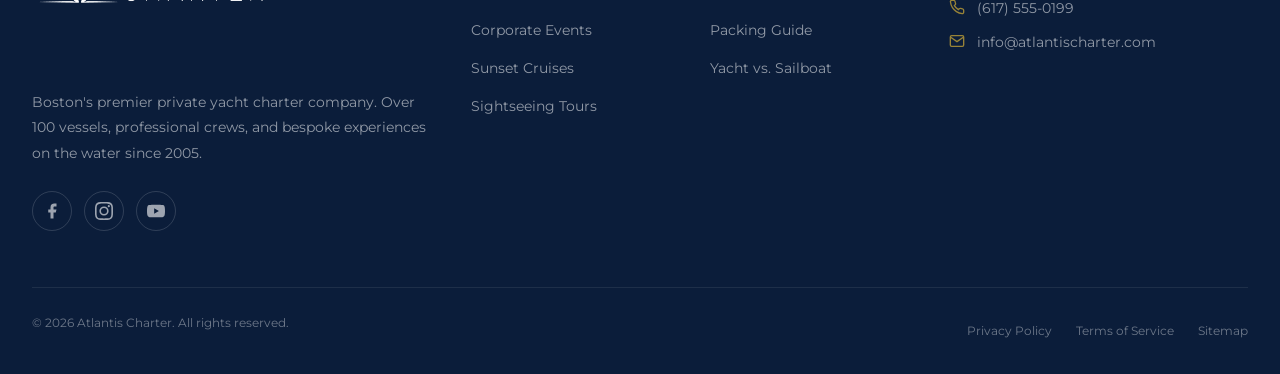
<file: blog/bachelor-bachelorette-yacht-party.html>
<!DOCTYPE html>
<html lang="en">
<head>
  <meta charset="UTF-8">
  <meta name="viewport" content="width=device-width, initial-scale=1.0">
  <title>Bachelor & Bachelorette Yacht Party Ideas in Boston | Atlantis Charter</title>
  <meta name="description" content="Plan the ultimate bachelor or bachelorette yacht party in Boston Harbor. Creative themes, activity ideas, catering tips, and everything you need for an unforgettable pre-wedding celebration on the water.">
  <link rel="canonical" href="https://atlantischarter.com/blog/bachelor-bachelorette-yacht-party.html">
  <meta property="og:title" content="Bachelor & Bachelorette Yacht Party Ideas in Boston">
  <meta property="og:description" content="Creative ideas and planning tips for pre-wedding yacht celebrations in Boston Harbor.">
  <meta property="og:image" content="https://atlantischarter.com/images/woman-silhouette-with-raised-arms-on-illuminated-b.jpg">
  <meta property="og:url" content="https://atlantischarter.com/blog/bachelor-bachelorette-yacht-party.html">
  <meta property="og:type" content="article">
  <meta name="twitter:card" content="summary_large_image">
  <link rel="preconnect" href="https://fonts.googleapis.com">
  <link rel="preconnect" href="https://fonts.gstatic.com" crossorigin>
  <link href="https://fonts.googleapis.com/css2?family=Cormorant+Garamond:ital,wght@0,400;0,600;0,700;1,400&family=Montserrat:wght@300;400;500;600;700&display=swap" rel="stylesheet">
  <link rel="stylesheet" href="../styles.css">
</head>
<body>

  <header class="site-header scrolled" role="banner">
    <div class="header-inner">
      <a href="/" class="logo" aria-label="Atlantis Charter Home"><img src="../images/logo-horizontal.png" alt="Atlantis Charter" class="logo__img"></a>
      <nav class="nav-links" role="navigation" aria-label="Main navigation">
        <a href="/">Home</a><a href="/#experiences">Experiences</a><a href="/#fleet">Fleet</a><a href="/#about">About</a><a href="/#blog">Journal</a><a href="/#contact">Contact</a>
        <a href="/#contact" class="btn btn-primary nav-cta">Book Now</a>
      </nav>
      <button class="hamburger" aria-label="Toggle navigation menu" aria-expanded="false"><span></span><span></span><span></span></button>
    </div>
  </header>

  <section class="page-hero">
    <div class="hero-bg" style="background-image:url('../images/woman-silhouette-with-raised-arms-on-illuminated-b.jpg');" role="img" aria-label="Silhouette of a woman celebrating with raised arms on an illuminated boat at night"></div>
    <div class="hero-content">
      <nav class="breadcrumb" aria-label="Breadcrumb"><a href="/">Home</a> &rsaquo; <a href="/#blog">Journal</a> &rsaquo; Bachelor &amp; Bachelorette</nav>
      <h1>Bachelor & Bachelorette Yacht Party Ideas in Boston</h1>
      <p class="subtitle">Unforgettable pre-wedding celebrations on Boston Harbor</p>
    </div>
  </section>

  <main>
    <article class="article-wrapper">
      <div class="article-meta">
        <span>Published March 18, 2026</span>
        <span>8 min read</span>
        <span>Party</span>
      </div>

      <p>The best bachelor and bachelorette parties share three qualities: they are exclusive, they are memorable, and they reflect the personality of the guest of honor. A private yacht charter in Boston Harbor delivers on all three. There is no velvet rope, no waiting in line, no sharing space with strangers. Just your crew, the open water, and the freedom to celebrate exactly the way you want.</p>

      <p>At Atlantis Charter, bachelor and bachelorette parties are one of our specialties. We have hosted hundreds of pre-wedding celebrations, from laid-back afternoon cruises with craft cocktails to high-energy nighttime dance parties with DJs and lighting rigs. This guide shares our best ideas, planning tips, and insider knowledge to help you create an event the bride or groom will talk about for years.</p>

      <h2>Why a Yacht Party Beats Traditional Venues</h2>

      <p>Traditional bachelor and bachelorette options - bar crawls, clubs, weekend getaways - can be fun, but they come with compromises. Bars are loud and crowded. Clubs have cover charges and dress codes. Weekend trips are expensive and require coordinating schedules across a large group.</p>

      <p>A yacht party eliminates all of these friction points:</p>

      <ul>
        <li><strong>Privacy:</strong> No strangers, no awkward encounters, no competing for attention. The entire vessel is yours.</li>
        <li><strong>One location:</strong> No transportation logistics between multiple venues. Everything happens on the yacht.</li>
        <li><strong>Instagram-worthy:</strong> The Boston skyline, golden-hour light on the water, and luxury yacht interiors create a visual feast for social media.</li>
        <li><strong>Inclusive:</strong> A yacht party works for every personality type. Introverts can relax on the deck; extroverts can dance in the salon. Everyone finds their comfort zone.</li>
        <li><strong>All-in-one:</strong> Food, drinks, music, views, and activities are all bundled into a single, seamless experience.</li>
      </ul>

      <h2>Creative Theme Ideas</h2>

      <h3>Coastal Chic</h3>
      <p>Lean into the nautical setting with a sophisticated theme. White and navy dress code, striped accents, fresh flowers in glass vases, and a raw bar featuring local oysters and chilled lobster. Pair with crisp white wine and champagne. This theme photographs beautifully and feels effortlessly elegant.</p>

      <h3>Tropicale</h3>
      <p>Transform the yacht into a floating tropical paradise with lush greenery, colorful floral leis, tiki-inspired cocktails, and a reggae or island-music playlist. Think pina coladas, fresh fruit platters, and limbo contests on the deck. Perfect for summer afternoon charters.</p>

      <h3>Gatsby Glamour</h3>
      <p>Art Deco elegance meets the water. Gold and black decor, champagne towers, a jazz trio or vintage playlist, and a dress code that encourages guests to channel their inner Fitzgerald character. This theme pairs exceptionally well with a <a href="sunset-cruise-boston.html">sunset cruise</a> as the golden light complements the gold accents.</p>

      <h3>Adventure Day</h3>
      <p>Skip the decorations and focus on experiences. Start with a cruise to the <a href="boston-harbor-islands-by-boat.html">harbor islands</a> for swimming, paddleboarding, and beach games. Anchor for a floating lunch, then cruise back with music and drinks as the sun goes down. Active, memorable, and uniquely Boston.</p>

      <h3>Last Sail Before the Veil</h3>
      <p>A bachelorette classic. Custom matching swimsuits or shirts, a "Last Sail Before the Veil" banner, personalized koozies, and a photographer to capture every moment. Rose all day, brunch-style catering, and a curated playlist that tells the story of the bride's love life. This theme is endlessly customizable.</p>

      <h3>Reeling Them In</h3>
      <p>For the bachelor who loves the outdoors, combine a <a href="fishing-charter-boston-harbor.html">fishing charter</a> with a party. Spend the morning catching stripers and blues, then transition to a floating barbecue with cold beers as you cruise the harbor. Competitive, fun, and genuinely memorable.</p>

      <figure class="article-image">
        <img src="../images/happy-friends-diving-from-sailing-boat-into-the-se.jpg" alt="Friends diving from a sailing boat into crystal clear water" width="780" height="520" loading="lazy">
        <figcaption>Water activities add an adventurous element to any bachelor or bachelorette party</figcaption>
      </figure>

      <h2>Planning the Details</h2>

      <h3>Group Size and Yacht Selection</h3>
      <p>Bachelor and bachelorette parties typically range from 8 to 30 guests. For this group size, a mid-size yacht (50-75 feet) usually offers the perfect balance of space and atmosphere. Larger groups can go up to a 100-foot vessel. Read our <a href="choosing-right-yacht-size.html">yacht sizing guide</a> for specific recommendations.</p>

      <h3>Best Time Slots</h3>
      <ul>
        <li><strong>Afternoon cruise (12-4 PM):</strong> Ideal for daytime activities like swimming, paddleboarding, and brunch-style celebrations. Guests can continue the evening at a restaurant or bar afterward.</li>
        <li><strong>Sunset cruise (5-9 PM):</strong> The most dramatic time slot. Golden-hour photos, spectacular sunset views, and seamless transition into evening festivities.</li>
        <li><strong>Extended charter (2-8 PM):</strong> The best of both worlds. Start with daytime activities, transition through sunset, and finish with an evening celebration. This is our most popular option for bachelor and bachelorette parties.</li>
      </ul>

      <h3>Food and Drinks</h3>
      <p>Keep it fun and on-theme. Popular catering choices for pre-wedding parties include:</p>

      <ul>
        <li><strong>Brunch spread:</strong> Bagels, fresh fruit, yogurt parfaits, avocado toast, and mimosas for morning/afternoon charters.</li>
        <li><strong>Grazing boards:</strong> Artisanal cheese, charcuterie, crackers, olives, and dips. Easy to eat, visually impressive, and perfect for cocktail-style events.</li>
        <li><strong>Taco bar:</strong> Build-your-own tacos with grilled fish, pulled pork, fresh salsas, and all the fixings. Casual, interactive, and crowd-pleasing.</li>
        <li><strong>Signature cocktails:</strong> Create a custom drink named after the bride or groom. Our mixologists can develop recipes that match your theme and color scheme.</li>
      </ul>

      <h3>Entertainment</h3>
      <ul>
        <li><strong>DJ:</strong> Perfect for groups that want to dance. Our partner DJs know how to read a party-on-the-water crowd.</li>
        <li><strong>Playlist:</strong> For a more relaxed vibe, curate a collaborative playlist and play it through the yacht's Bluetooth speakers.</li>
        <li><strong>Games:</strong> Bring lawn games adapted for the yacht (ring toss, cornhole), drinking games, or trivia about the bride/groom.</li>
        <li><strong>Photography:</strong> Hire a photographer for the first hour to capture the group, candid moments, and sunset portraits. The rest of the evening can be documented on phones.</li>
      </ul>

      <h2>Etiquette and Costs</h2>

      <p>One of the most common questions we hear is "Who pays for a bachelor/bachelorette yacht party?" Here is the typical arrangement:</p>

      <ul>
        <li>The cost is usually split among the attending group members, with the guest of honor paying nothing.</li>
        <li>The organizer (best man/maid of honor) books the charter and manages the budget.</li>
        <li>Splitting costs among 10-20 guests often makes a yacht charter surprisingly affordable per person - often comparable to a night at a nice restaurant.</li>
        <li>Communicate costs clearly and early so everyone can budget appropriately.</li>
      </ul>

      <h2>Booking Tips</h2>

      <ol>
        <li><strong>Book early:</strong> Summer weekends fill up fast. Reserve your yacht at least 6-8 weeks in advance for peak season dates.</li>
        <li><strong>Share the packing list:</strong> Forward our <a href="what-to-bring-yacht-charter.html">packing guide</a> to all guests so everyone comes prepared.</li>
        <li><strong>Coordinate arrival:</strong> Have everyone meet at one location and arrive at the marina together. Stragglers can delay departure.</li>
        <li><strong>Assign a point person:</strong> Designate someone besides the organizer to manage day-of logistics so the planner can enjoy the party too.</li>
        <li><strong>Plan the after-party:</strong> If the group wants to continue celebrating after docking, make restaurant or bar reservations in the Seaport District in advance.</li>
      </ol>

      <div class="article-cta">
        <h3>Plan the Ultimate Pre-Wedding Celebration</h3>
        <p>Let us help you create a bachelor or bachelorette party that sets the tone for the wedding itself.</p>
        <a href="/#contact" class="btn btn-primary">Start Planning</a>
      </div>

      <div class="related-posts">
        <h3>Continue Reading</h3>
        <div class="blog-grid">
          <a href="yacht-party-planning-guide.html" class="blog-card">
            <div class="blog-card-content">
              <p class="blog-card-tag">Entertainment</p>
              <h3>How to Plan the Perfect Yacht Party</h3>
              <p>Your complete step-by-step yacht party planning guide.</p>
            </div>
          </a>
          <a href="sunset-cruise-boston.html" class="blog-card">
            <div class="blog-card-content">
              <p class="blog-card-tag">Romance</p>
              <h3>Boston Sunset Cruise</h3>
              <p>The most romantic experience on the water.</p>
            </div>
          </a>
        </div>
      </div>
    </article>
  </main>

  <footer class="site-footer" role="contentinfo">
    <div class="container">
      <div class="footer-grid">
        <div class="footer-brand"><a href="/" class="logo" aria-label="Atlantis Charter Home"><img src="../images/logo-horizontal.png" alt="Atlantis Charter" class="logo__img"></a><p>Boston's premier private yacht charter company. Over 100 vessels, professional crews, and bespoke experiences on the water since 2005.</p><div class="footer-social"><a href="https://www.facebook.com/atlantischarter" aria-label="Facebook" rel="noopener noreferrer" target="_blank"><svg width="18" height="18" fill="currentColor" viewBox="0 0 24 24"><path d="M18 2h-3a5 5 0 0 0-5 5v3H7v4h3v8h4v-8h3l1-4h-4V7a1 1 0 0 1 1-1h3z"/></svg></a><a href="https://www.instagram.com/atlantischarter" aria-label="Instagram" rel="noopener noreferrer" target="_blank"><svg width="18" height="18" fill="currentColor" viewBox="0 0 24 24"><path d="M12 2.163c3.204 0 3.584.012 4.85.07 3.252.148 4.771 1.691 4.919 4.919.058 1.265.069 1.645.069 4.849 0 3.205-.012 3.584-.069 4.849-.149 3.225-1.664 4.771-4.919 4.919-1.266.058-1.644.07-4.85.07-3.204 0-3.584-.012-4.849-.07-3.26-.149-4.771-1.699-4.919-4.92-.058-1.265-.07-1.644-.07-4.849 0-3.204.013-3.583.07-4.849.149-3.227 1.664-4.771 4.919-4.919 1.266-.057 1.645-.069 4.849-.069zM12 0C8.741 0 8.333.014 7.053.072 2.695.272.273 2.69.073 7.052.014 8.333 0 8.741 0 12c0 3.259.014 3.668.072 4.948.2 4.358 2.618 6.78 6.98 6.98C8.333 23.986 8.741 24 12 24c3.259 0 3.668-.014 4.948-.072 4.354-.2 6.782-2.618 6.979-6.98.059-1.28.073-1.689.073-4.948 0-3.259-.014-3.667-.072-4.947-.196-4.354-2.617-6.78-6.979-6.98C15.668.014 15.259 0 12 0zm0 5.838a6.162 6.162 0 1 0 0 12.324 6.162 6.162 0 0 0 0-12.324zM12 16a4 4 0 1 1 0-8 4 4 0 0 1 0 8zm6.406-11.845a1.44 1.44 0 1 0 0 2.881 1.44 1.44 0 0 0 0-2.881z"/></svg></a><a href="https://www.youtube.com/@atlantischarter" aria-label="YouTube" rel="noopener noreferrer" target="_blank"><svg width="18" height="18" fill="currentColor" viewBox="0 0 24 24"><path d="M23.498 6.186a3.016 3.016 0 0 0-2.122-2.136C19.505 3.545 12 3.545 12 3.545s-7.505 0-9.377.505A3.017 3.017 0 0 0 .502 6.186C0 8.07 0 12 0 12s0 3.93.502 5.814a3.016 3.016 0 0 0 2.122 2.136c1.871.505 9.376.505 9.376.505s7.505 0 9.377-.505a3.015 3.015 0 0 0 2.122-2.136C24 15.93 24 12 24 12s0-3.93-.502-5.814zM9.545 15.568V8.432L15.818 12l-6.273 3.568z"/></svg></a></div></div>
        <div class="footer-col"><h4>Experiences</h4><ul><li><a href="fishing-charter-boston-harbor.html">Fishing Charters</a></li><li><a href="yacht-party-planning-guide.html">Yacht Parties</a></li><li><a href="corporate-events-on-yacht.html">Corporate Events</a></li><li><a href="sunset-cruise-boston.html">Sunset Cruises</a></li><li><a href="boston-harbor-islands-by-boat.html">Sightseeing Tours</a></li></ul></div>
        <div class="footer-col"><h4>Journal</h4><ul><li><a href="private-yacht-charter-boston.html">Charter Guide</a></li><li><a href="choosing-right-yacht-size.html">Choosing a Yacht</a></li><li><a href="what-to-bring-yacht-charter.html">Packing Guide</a></li><li><a href="luxury-yacht-vs-sailboat.html">Yacht vs. Sailboat</a></li></ul></div>
        <div class="footer-col"><h4>Contact</h4><ul class="footer-contact"><li><svg width="16" height="16" fill="none" stroke="currentColor" stroke-width="2" viewBox="0 0 24 24"><path d="M21 10c0 7-9 13-9 13s-9-6-9-13a9 9 0 0 1 18 0z"/><circle cx="12" cy="10" r="3"/></svg>1 Long Wharf<br>Boston, MA 02110</li><li><svg width="16" height="16" fill="none" stroke="currentColor" stroke-width="2" viewBox="0 0 24 24"><path d="M22 16.92v3a2 2 0 0 1-2.18 2 19.79 19.79 0 0 1-8.63-3.07 19.5 19.5 0 0 1-6-6A19.79 19.79 0 0 1 2.12 4.18 2 2 0 0 1 4.11 2h3a2 2 0 0 1 2 1.72c.127.96.361 1.903.7 2.81a2 2 0 0 1-.45 2.11L8.09 9.91a16 16 0 0 0 6 6l1.27-1.27a2 2 0 0 1 2.11-.45c.907.339 1.85.573 2.81.7A2 2 0 0 1 22 16.92z"/></svg>(617) 555-0199</li><li><svg width="16" height="16" fill="none" stroke="currentColor" stroke-width="2" viewBox="0 0 24 24"><path d="M4 4h16c1.1 0 2 .9 2 2v12c0 1.1-.9 2-2 2H4c-1.1 0-2-.9-2-2V6c0-1.1.9-2 2-2z"/><polyline points="22,6 12,13 2,6"/></svg>info@atlantischarter.com</li></ul></div>
      </div>
      <div class="footer-bottom"><p>&copy; 2026 Atlantis Charter. All rights reserved.</p><div class="footer-bottom-links"><a href="#">Privacy Policy</a><a href="#">Terms of Service</a><a href="/sitemap.xml">Sitemap</a></div></div>
    </div>
  </footer>
  <script src="../script.js"></script>
</body>
</html>
</file>
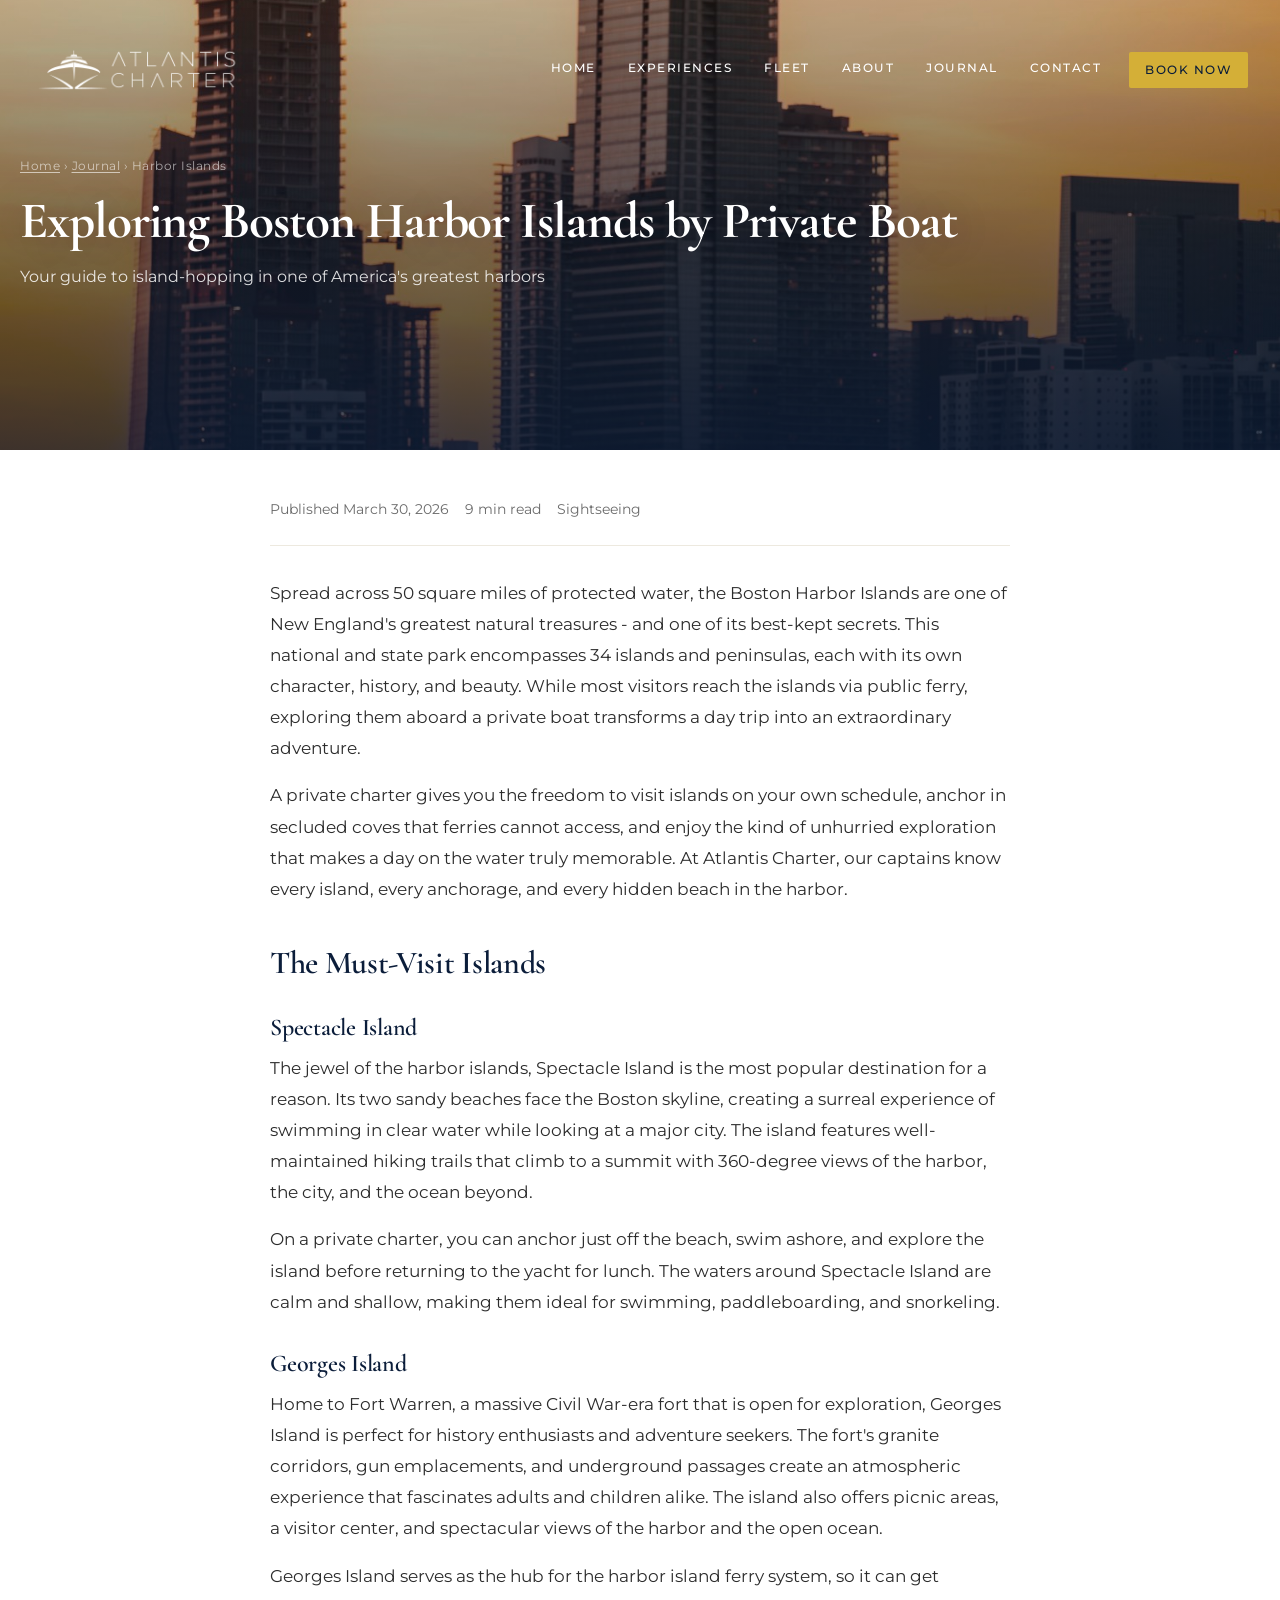
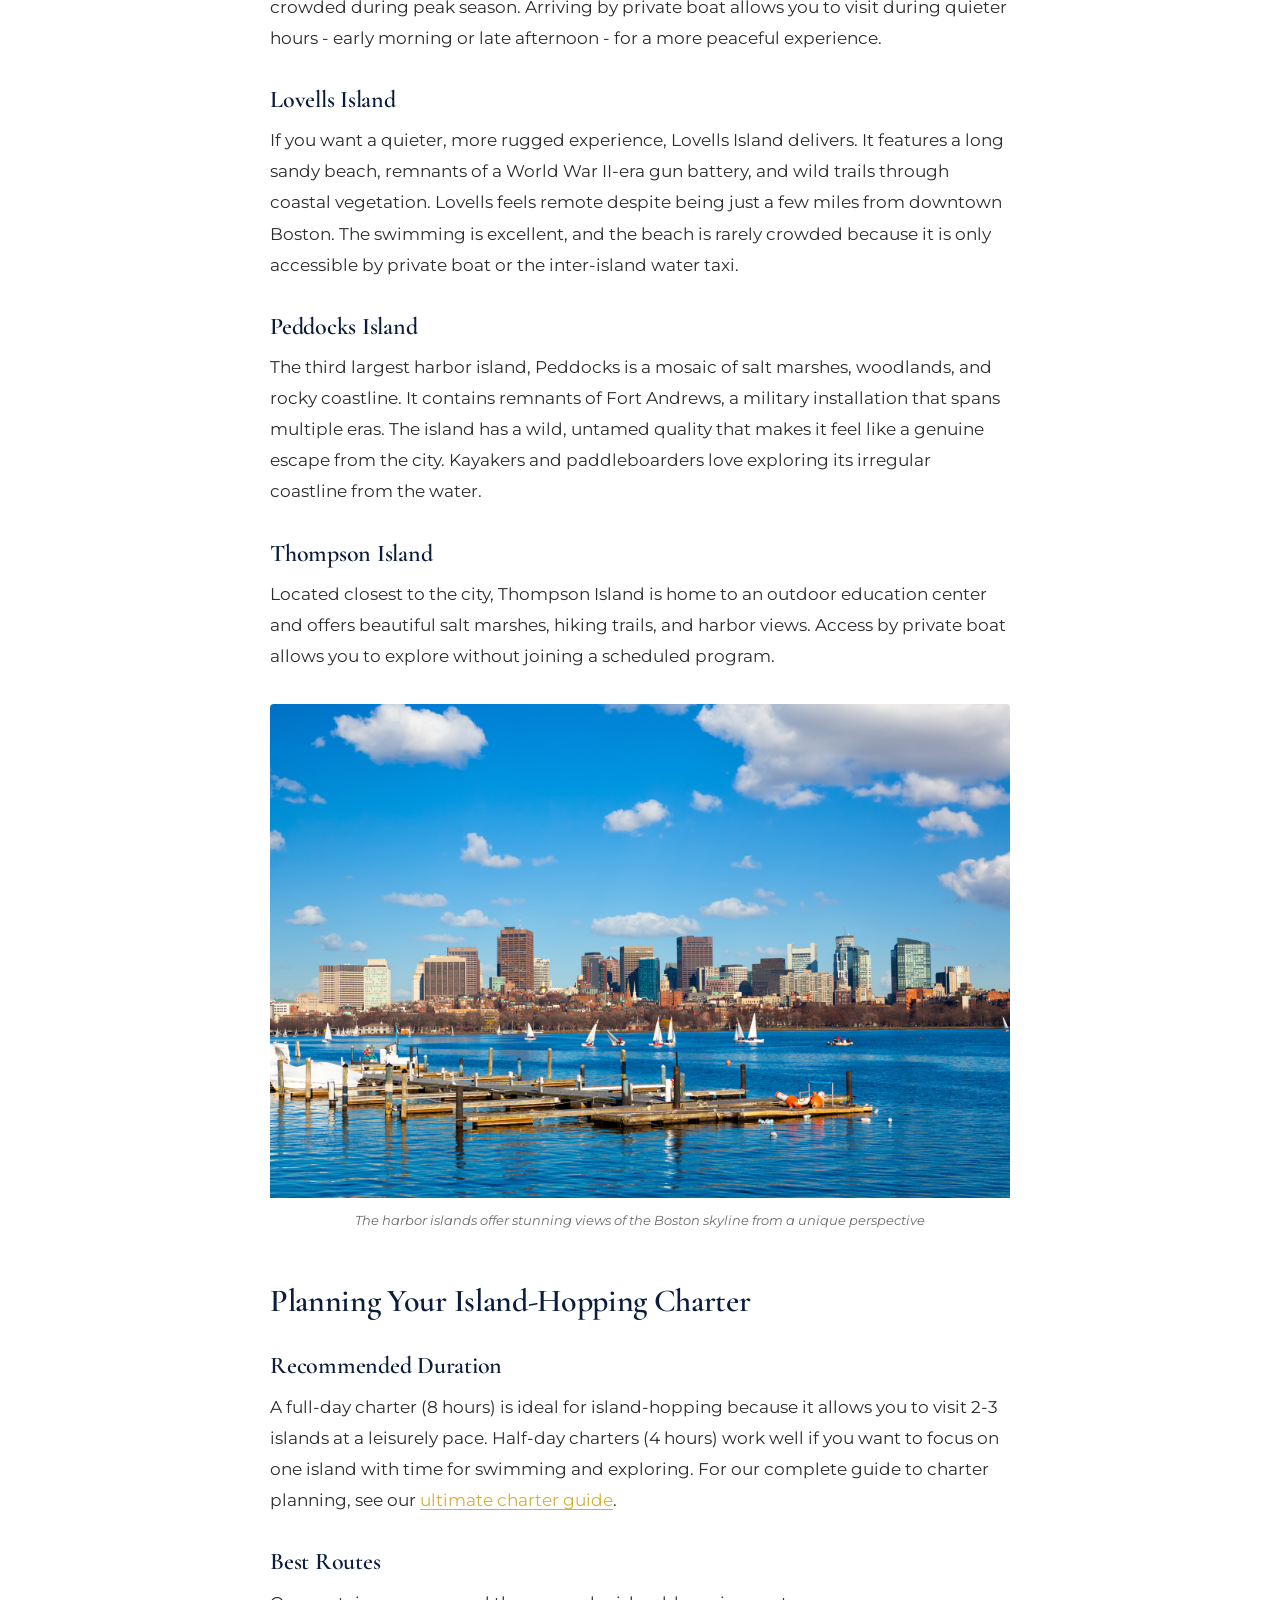
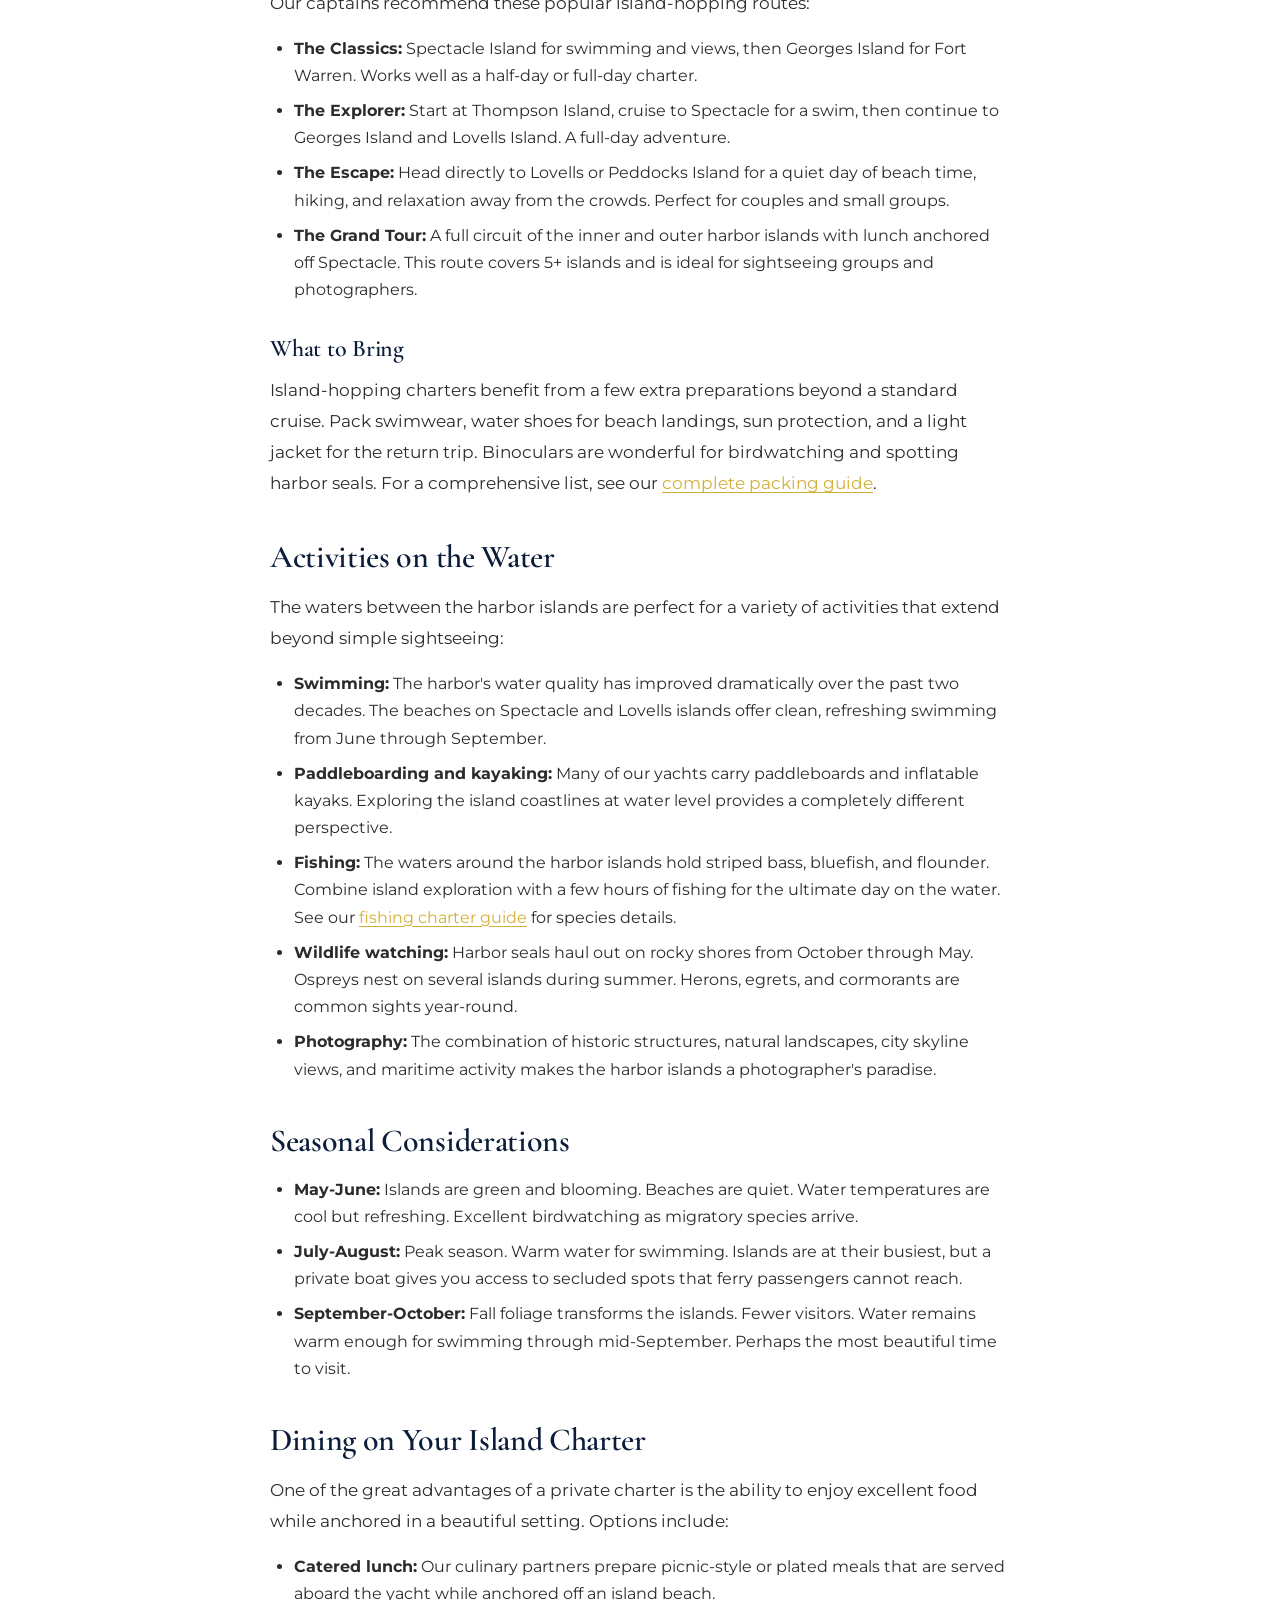
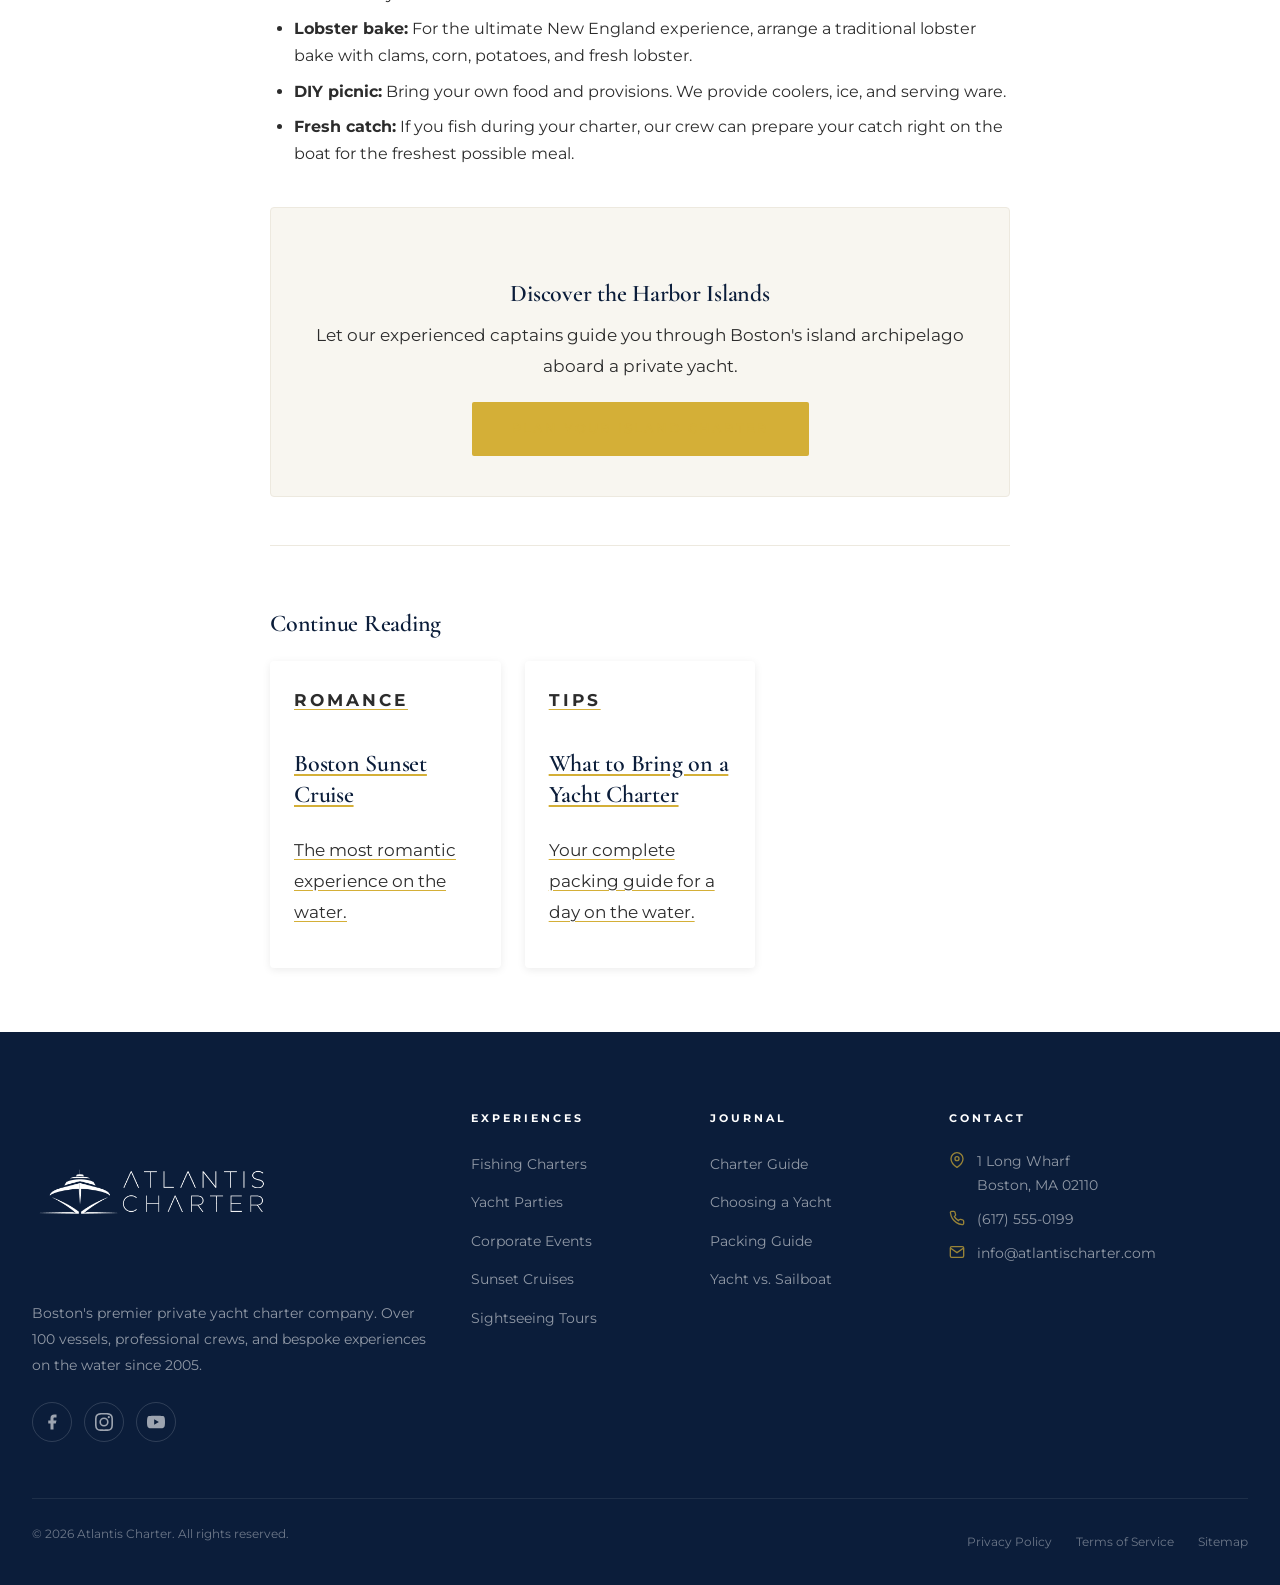
<file: blog/boston-harbor-islands-by-boat.html>
<!DOCTYPE html>
<html lang="en">
<head>
  <meta charset="UTF-8">
  <meta name="viewport" content="width=device-width, initial-scale=1.0">
  <title>Exploring Boston Harbor Islands by Private Boat | Atlantis Charter</title>
  <meta name="description" content="Discover Boston Harbor's 34 islands by private boat. This guide covers the best islands to visit, what to do, seasonal tips, and how to plan the ultimate island-hopping charter.">
  <link rel="canonical" href="https://atlantischarter.com/blog/boston-harbor-islands-by-boat.html">
  <meta property="og:title" content="Exploring Boston Harbor Islands by Private Boat">
  <meta property="og:description" content="Your guide to island-hopping in Boston Harbor aboard a private yacht.">
  <meta property="og:image" content="https://atlantischarter.com/images/white-boat-floating-in-the-water-with-a-city-skyli.jpg">
  <meta property="og:url" content="https://atlantischarter.com/blog/boston-harbor-islands-by-boat.html">
  <meta property="og:type" content="article">
  <meta name="twitter:card" content="summary_large_image">
  <link rel="preconnect" href="https://fonts.googleapis.com">
  <link rel="preconnect" href="https://fonts.gstatic.com" crossorigin>
  <link href="https://fonts.googleapis.com/css2?family=Cormorant+Garamond:ital,wght@0,400;0,600;0,700;1,400&family=Montserrat:wght@300;400;500;600;700&display=swap" rel="stylesheet">
  <link rel="stylesheet" href="../styles.css">
</head>
<body>

  <header class="site-header scrolled" role="banner">
    <div class="header-inner">
      <a href="/" class="logo" aria-label="Atlantis Charter Home"><img src="../images/logo-horizontal.png" alt="Atlantis Charter" class="logo__img"></a>
      <nav class="nav-links" role="navigation" aria-label="Main navigation">
        <a href="/">Home</a><a href="/#experiences">Experiences</a><a href="/#fleet">Fleet</a><a href="/#about">About</a><a href="/#blog">Journal</a><a href="/#contact">Contact</a>
        <a href="/#contact" class="btn btn-primary nav-cta">Book Now</a>
      </nav>
      <button class="hamburger" aria-label="Toggle navigation menu" aria-expanded="false"><span></span><span></span><span></span></button>
    </div>
  </header>

  <section class="page-hero">
    <div class="hero-bg" style="background-image:url('../images/white-boat-floating-in-the-water-with-a-city-skyli.jpg');" role="img" aria-label="White boat on the water with Boston city skyline in the background"></div>
    <div class="hero-content">
      <nav class="breadcrumb" aria-label="Breadcrumb"><a href="/">Home</a> &rsaquo; <a href="/#blog">Journal</a> &rsaquo; Harbor Islands</nav>
      <h1>Exploring Boston Harbor Islands by Private Boat</h1>
      <p class="subtitle">Your guide to island-hopping in one of America's greatest harbors</p>
    </div>
  </section>

  <main>
    <article class="article-wrapper">
      <div class="article-meta">
        <span>Published March 30, 2026</span>
        <span>9 min read</span>
        <span>Sightseeing</span>
      </div>

      <p>Spread across 50 square miles of protected water, the Boston Harbor Islands are one of New England's greatest natural treasures - and one of its best-kept secrets. This national and state park encompasses 34 islands and peninsulas, each with its own character, history, and beauty. While most visitors reach the islands via public ferry, exploring them aboard a private boat transforms a day trip into an extraordinary adventure.</p>

      <p>A private charter gives you the freedom to visit islands on your own schedule, anchor in secluded coves that ferries cannot access, and enjoy the kind of unhurried exploration that makes a day on the water truly memorable. At Atlantis Charter, our captains know every island, every anchorage, and every hidden beach in the harbor.</p>

      <h2>The Must-Visit Islands</h2>

      <h3>Spectacle Island</h3>
      <p>The jewel of the harbor islands, Spectacle Island is the most popular destination for a reason. Its two sandy beaches face the Boston skyline, creating a surreal experience of swimming in clear water while looking at a major city. The island features well-maintained hiking trails that climb to a summit with 360-degree views of the harbor, the city, and the ocean beyond.</p>

      <p>On a private charter, you can anchor just off the beach, swim ashore, and explore the island before returning to the yacht for lunch. The waters around Spectacle Island are calm and shallow, making them ideal for swimming, paddleboarding, and snorkeling.</p>

      <h3>Georges Island</h3>
      <p>Home to Fort Warren, a massive Civil War-era fort that is open for exploration, Georges Island is perfect for history enthusiasts and adventure seekers. The fort's granite corridors, gun emplacements, and underground passages create an atmospheric experience that fascinates adults and children alike. The island also offers picnic areas, a visitor center, and spectacular views of the harbor and the open ocean.</p>

      <p>Georges Island serves as the hub for the harbor island ferry system, so it can get crowded during peak season. Arriving by private boat allows you to visit during quieter hours - early morning or late afternoon - for a more peaceful experience.</p>

      <h3>Lovells Island</h3>
      <p>If you want a quieter, more rugged experience, Lovells Island delivers. It features a long sandy beach, remnants of a World War II-era gun battery, and wild trails through coastal vegetation. Lovells feels remote despite being just a few miles from downtown Boston. The swimming is excellent, and the beach is rarely crowded because it is only accessible by private boat or the inter-island water taxi.</p>

      <h3>Peddocks Island</h3>
      <p>The third largest harbor island, Peddocks is a mosaic of salt marshes, woodlands, and rocky coastline. It contains remnants of Fort Andrews, a military installation that spans multiple eras. The island has a wild, untamed quality that makes it feel like a genuine escape from the city. Kayakers and paddleboarders love exploring its irregular coastline from the water.</p>

      <h3>Thompson Island</h3>
      <p>Located closest to the city, Thompson Island is home to an outdoor education center and offers beautiful salt marshes, hiking trails, and harbor views. Access by private boat allows you to explore without joining a scheduled program.</p>

      <figure class="article-image">
        <img src="../images/boston-skyline-over-the-charles-river.jpg" alt="Boston skyline panorama from the water" width="780" height="520" loading="lazy">
        <figcaption>The harbor islands offer stunning views of the Boston skyline from a unique perspective</figcaption>
      </figure>

      <h2>Planning Your Island-Hopping Charter</h2>

      <h3>Recommended Duration</h3>
      <p>A full-day charter (8 hours) is ideal for island-hopping because it allows you to visit 2-3 islands at a leisurely pace. Half-day charters (4 hours) work well if you want to focus on one island with time for swimming and exploring. For our complete guide to charter planning, see our <a href="private-yacht-charter-boston.html">ultimate charter guide</a>.</p>

      <h3>Best Routes</h3>
      <p>Our captains recommend these popular island-hopping routes:</p>

      <ul>
        <li><strong>The Classics:</strong> Spectacle Island for swimming and views, then Georges Island for Fort Warren. Works well as a half-day or full-day charter.</li>
        <li><strong>The Explorer:</strong> Start at Thompson Island, cruise to Spectacle for a swim, then continue to Georges Island and Lovells Island. A full-day adventure.</li>
        <li><strong>The Escape:</strong> Head directly to Lovells or Peddocks Island for a quiet day of beach time, hiking, and relaxation away from the crowds. Perfect for couples and small groups.</li>
        <li><strong>The Grand Tour:</strong> A full circuit of the inner and outer harbor islands with lunch anchored off Spectacle. This route covers 5+ islands and is ideal for sightseeing groups and photographers.</li>
      </ul>

      <h3>What to Bring</h3>
      <p>Island-hopping charters benefit from a few extra preparations beyond a standard cruise. Pack swimwear, water shoes for beach landings, sun protection, and a light jacket for the return trip. Binoculars are wonderful for birdwatching and spotting harbor seals. For a comprehensive list, see our <a href="what-to-bring-yacht-charter.html">complete packing guide</a>.</p>

      <h2>Activities on the Water</h2>

      <p>The waters between the harbor islands are perfect for a variety of activities that extend beyond simple sightseeing:</p>

      <ul>
        <li><strong>Swimming:</strong> The harbor's water quality has improved dramatically over the past two decades. The beaches on Spectacle and Lovells islands offer clean, refreshing swimming from June through September.</li>
        <li><strong>Paddleboarding and kayaking:</strong> Many of our yachts carry paddleboards and inflatable kayaks. Exploring the island coastlines at water level provides a completely different perspective.</li>
        <li><strong>Fishing:</strong> The waters around the harbor islands hold striped bass, bluefish, and flounder. Combine island exploration with a few hours of fishing for the ultimate day on the water. See our <a href="fishing-charter-boston-harbor.html">fishing charter guide</a> for species details.</li>
        <li><strong>Wildlife watching:</strong> Harbor seals haul out on rocky shores from October through May. Ospreys nest on several islands during summer. Herons, egrets, and cormorants are common sights year-round.</li>
        <li><strong>Photography:</strong> The combination of historic structures, natural landscapes, city skyline views, and maritime activity makes the harbor islands a photographer's paradise.</li>
      </ul>

      <h2>Seasonal Considerations</h2>

      <ul>
        <li><strong>May-June:</strong> Islands are green and blooming. Beaches are quiet. Water temperatures are cool but refreshing. Excellent birdwatching as migratory species arrive.</li>
        <li><strong>July-August:</strong> Peak season. Warm water for swimming. Islands are at their busiest, but a private boat gives you access to secluded spots that ferry passengers cannot reach.</li>
        <li><strong>September-October:</strong> Fall foliage transforms the islands. Fewer visitors. Water remains warm enough for swimming through mid-September. Perhaps the most beautiful time to visit.</li>
      </ul>

      <h2>Dining on Your Island Charter</h2>

      <p>One of the great advantages of a private charter is the ability to enjoy excellent food while anchored in a beautiful setting. Options include:</p>

      <ul>
        <li><strong>Catered lunch:</strong> Our culinary partners prepare picnic-style or plated meals that are served aboard the yacht while anchored off an island beach.</li>
        <li><strong>Lobster bake:</strong> For the ultimate New England experience, arrange a traditional lobster bake with clams, corn, potatoes, and fresh lobster.</li>
        <li><strong>DIY picnic:</strong> Bring your own food and provisions. We provide coolers, ice, and serving ware.</li>
        <li><strong>Fresh catch:</strong> If you fish during your charter, our crew can prepare your catch right on the boat for the freshest possible meal.</li>
      </ul>

      <div class="article-cta">
        <h3>Discover the Harbor Islands</h3>
        <p>Let our experienced captains guide you through Boston's island archipelago aboard a private yacht.</p>
        <a href="/#contact" class="btn btn-primary">Plan Your Island Charter</a>
      </div>

      <div class="related-posts">
        <h3>Continue Reading</h3>
        <div class="blog-grid">
          <a href="sunset-cruise-boston.html" class="blog-card">
            <div class="blog-card-content">
              <p class="blog-card-tag">Romance</p>
              <h3>Boston Sunset Cruise</h3>
              <p>The most romantic experience on the water.</p>
            </div>
          </a>
          <a href="what-to-bring-yacht-charter.html" class="blog-card">
            <div class="blog-card-content">
              <p class="blog-card-tag">Tips</p>
              <h3>What to Bring on a Yacht Charter</h3>
              <p>Your complete packing guide for a day on the water.</p>
            </div>
          </a>
        </div>
      </div>
    </article>
  </main>

  <footer class="site-footer" role="contentinfo">
    <div class="container">
      <div class="footer-grid">
        <div class="footer-brand"><a href="/" class="logo" aria-label="Atlantis Charter Home"><img src="../images/logo-horizontal.png" alt="Atlantis Charter" class="logo__img"></a><p>Boston's premier private yacht charter company. Over 100 vessels, professional crews, and bespoke experiences on the water since 2005.</p><div class="footer-social"><a href="https://www.facebook.com/atlantischarter" aria-label="Facebook" rel="noopener noreferrer" target="_blank"><svg width="18" height="18" fill="currentColor" viewBox="0 0 24 24"><path d="M18 2h-3a5 5 0 0 0-5 5v3H7v4h3v8h4v-8h3l1-4h-4V7a1 1 0 0 1 1-1h3z"/></svg></a><a href="https://www.instagram.com/atlantischarter" aria-label="Instagram" rel="noopener noreferrer" target="_blank"><svg width="18" height="18" fill="currentColor" viewBox="0 0 24 24"><path d="M12 2.163c3.204 0 3.584.012 4.85.07 3.252.148 4.771 1.691 4.919 4.919.058 1.265.069 1.645.069 4.849 0 3.205-.012 3.584-.069 4.849-.149 3.225-1.664 4.771-4.919 4.919-1.266.058-1.644.07-4.85.07-3.204 0-3.584-.012-4.849-.07-3.26-.149-4.771-1.699-4.919-4.92-.058-1.265-.07-1.644-.07-4.849 0-3.204.013-3.583.07-4.849.149-3.227 1.664-4.771 4.919-4.919 1.266-.057 1.645-.069 4.849-.069zM12 0C8.741 0 8.333.014 7.053.072 2.695.272.273 2.69.073 7.052.014 8.333 0 8.741 0 12c0 3.259.014 3.668.072 4.948.2 4.358 2.618 6.78 6.98 6.98C8.333 23.986 8.741 24 12 24c3.259 0 3.668-.014 4.948-.072 4.354-.2 6.782-2.618 6.979-6.98.059-1.28.073-1.689.073-4.948 0-3.259-.014-3.667-.072-4.947-.196-4.354-2.617-6.78-6.979-6.98C15.668.014 15.259 0 12 0zm0 5.838a6.162 6.162 0 1 0 0 12.324 6.162 6.162 0 0 0 0-12.324zM12 16a4 4 0 1 1 0-8 4 4 0 0 1 0 8zm6.406-11.845a1.44 1.44 0 1 0 0 2.881 1.44 1.44 0 0 0 0-2.881z"/></svg></a><a href="https://www.youtube.com/@atlantischarter" aria-label="YouTube" rel="noopener noreferrer" target="_blank"><svg width="18" height="18" fill="currentColor" viewBox="0 0 24 24"><path d="M23.498 6.186a3.016 3.016 0 0 0-2.122-2.136C19.505 3.545 12 3.545 12 3.545s-7.505 0-9.377.505A3.017 3.017 0 0 0 .502 6.186C0 8.07 0 12 0 12s0 3.93.502 5.814a3.016 3.016 0 0 0 2.122 2.136c1.871.505 9.376.505 9.376.505s7.505 0 9.377-.505a3.015 3.015 0 0 0 2.122-2.136C24 15.93 24 12 24 12s0-3.93-.502-5.814zM9.545 15.568V8.432L15.818 12l-6.273 3.568z"/></svg></a></div></div>
        <div class="footer-col"><h4>Experiences</h4><ul><li><a href="fishing-charter-boston-harbor.html">Fishing Charters</a></li><li><a href="yacht-party-planning-guide.html">Yacht Parties</a></li><li><a href="corporate-events-on-yacht.html">Corporate Events</a></li><li><a href="sunset-cruise-boston.html">Sunset Cruises</a></li><li><a href="boston-harbor-islands-by-boat.html">Sightseeing Tours</a></li></ul></div>
        <div class="footer-col"><h4>Journal</h4><ul><li><a href="private-yacht-charter-boston.html">Charter Guide</a></li><li><a href="choosing-right-yacht-size.html">Choosing a Yacht</a></li><li><a href="what-to-bring-yacht-charter.html">Packing Guide</a></li><li><a href="luxury-yacht-vs-sailboat.html">Yacht vs. Sailboat</a></li></ul></div>
        <div class="footer-col"><h4>Contact</h4><ul class="footer-contact"><li><svg width="16" height="16" fill="none" stroke="currentColor" stroke-width="2" viewBox="0 0 24 24"><path d="M21 10c0 7-9 13-9 13s-9-6-9-13a9 9 0 0 1 18 0z"/><circle cx="12" cy="10" r="3"/></svg>1 Long Wharf<br>Boston, MA 02110</li><li><svg width="16" height="16" fill="none" stroke="currentColor" stroke-width="2" viewBox="0 0 24 24"><path d="M22 16.92v3a2 2 0 0 1-2.18 2 19.79 19.79 0 0 1-8.63-3.07 19.5 19.5 0 0 1-6-6A19.79 19.79 0 0 1 2.12 4.18 2 2 0 0 1 4.11 2h3a2 2 0 0 1 2 1.72c.127.96.361 1.903.7 2.81a2 2 0 0 1-.45 2.11L8.09 9.91a16 16 0 0 0 6 6l1.27-1.27a2 2 0 0 1 2.11-.45c.907.339 1.85.573 2.81.7A2 2 0 0 1 22 16.92z"/></svg>(617) 555-0199</li><li><svg width="16" height="16" fill="none" stroke="currentColor" stroke-width="2" viewBox="0 0 24 24"><path d="M4 4h16c1.1 0 2 .9 2 2v12c0 1.1-.9 2-2 2H4c-1.1 0-2-.9-2-2V6c0-1.1.9-2 2-2z"/><polyline points="22,6 12,13 2,6"/></svg>info@atlantischarter.com</li></ul></div>
      </div>
      <div class="footer-bottom"><p>&copy; 2026 Atlantis Charter. All rights reserved.</p><div class="footer-bottom-links"><a href="#">Privacy Policy</a><a href="#">Terms of Service</a><a href="/sitemap.xml">Sitemap</a></div></div>
    </div>
  </footer>
  <script src="../script.js"></script>
</body>
</html>
</file>
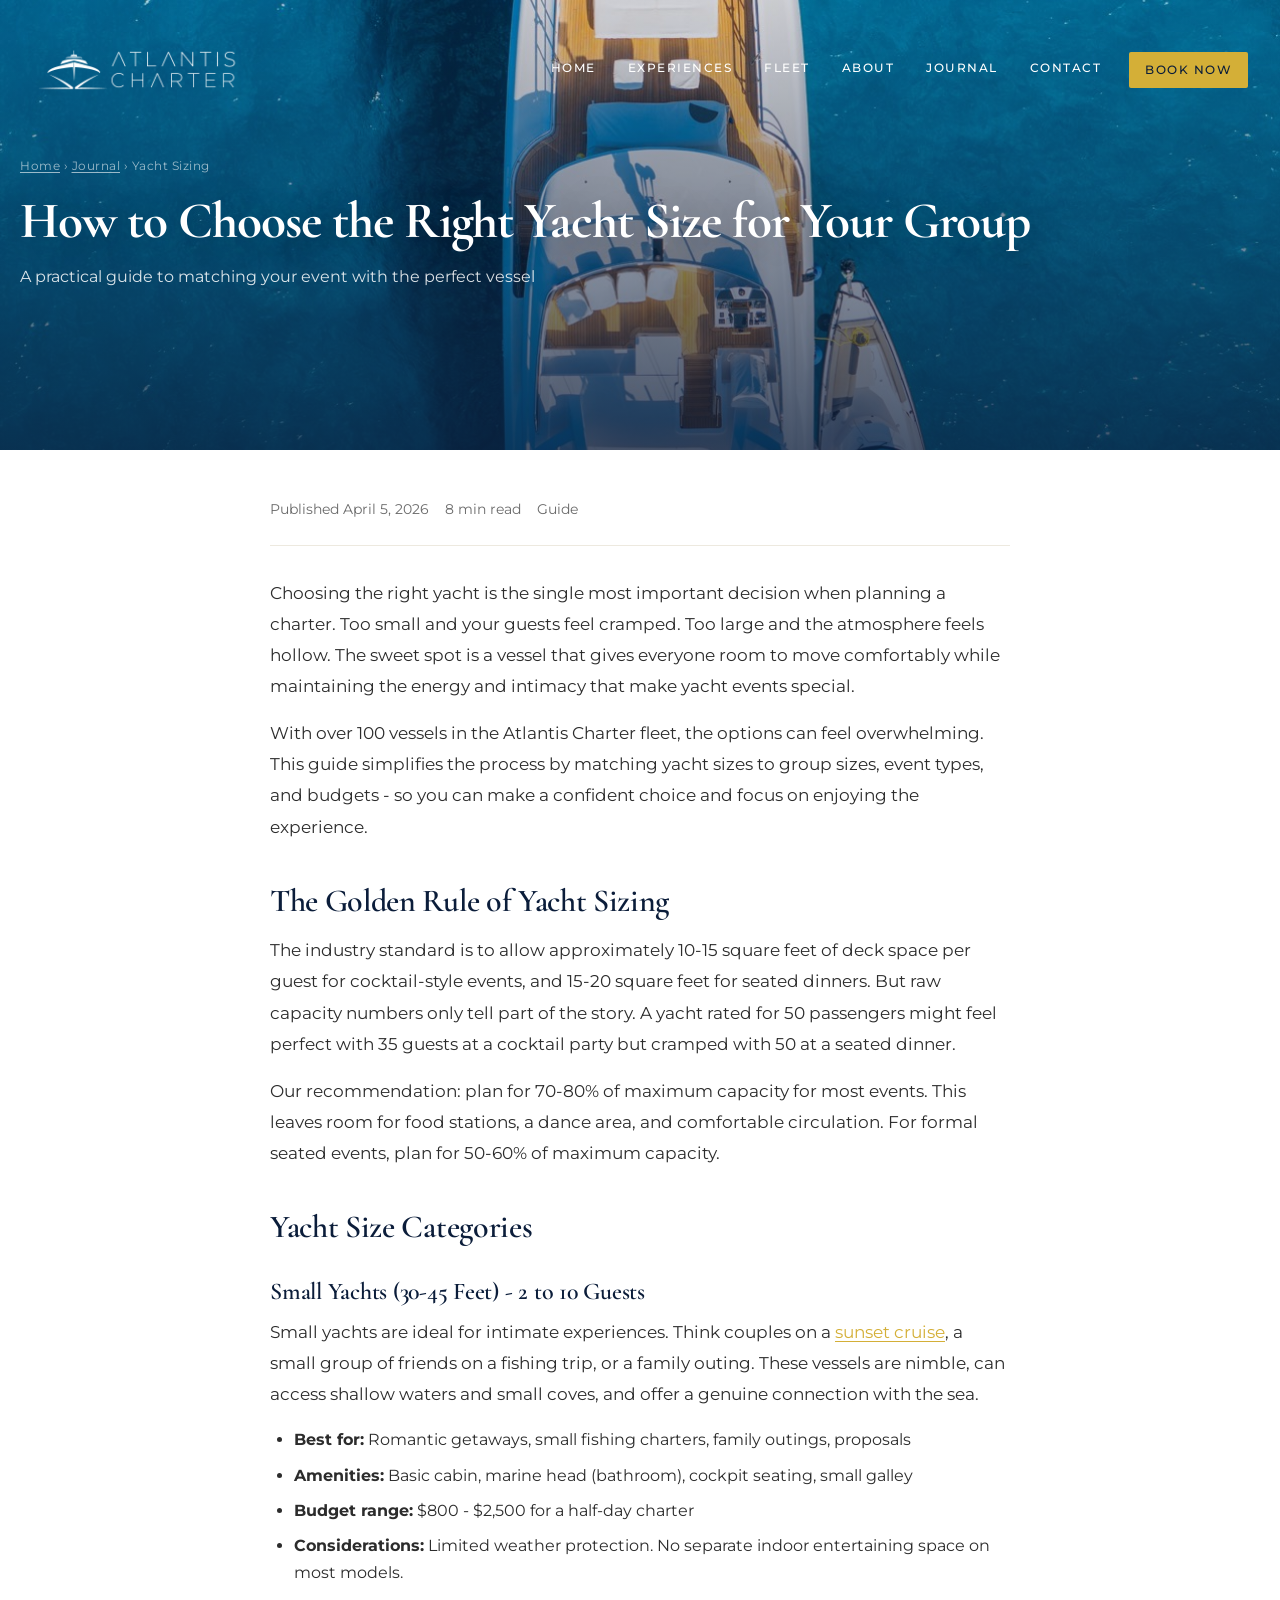
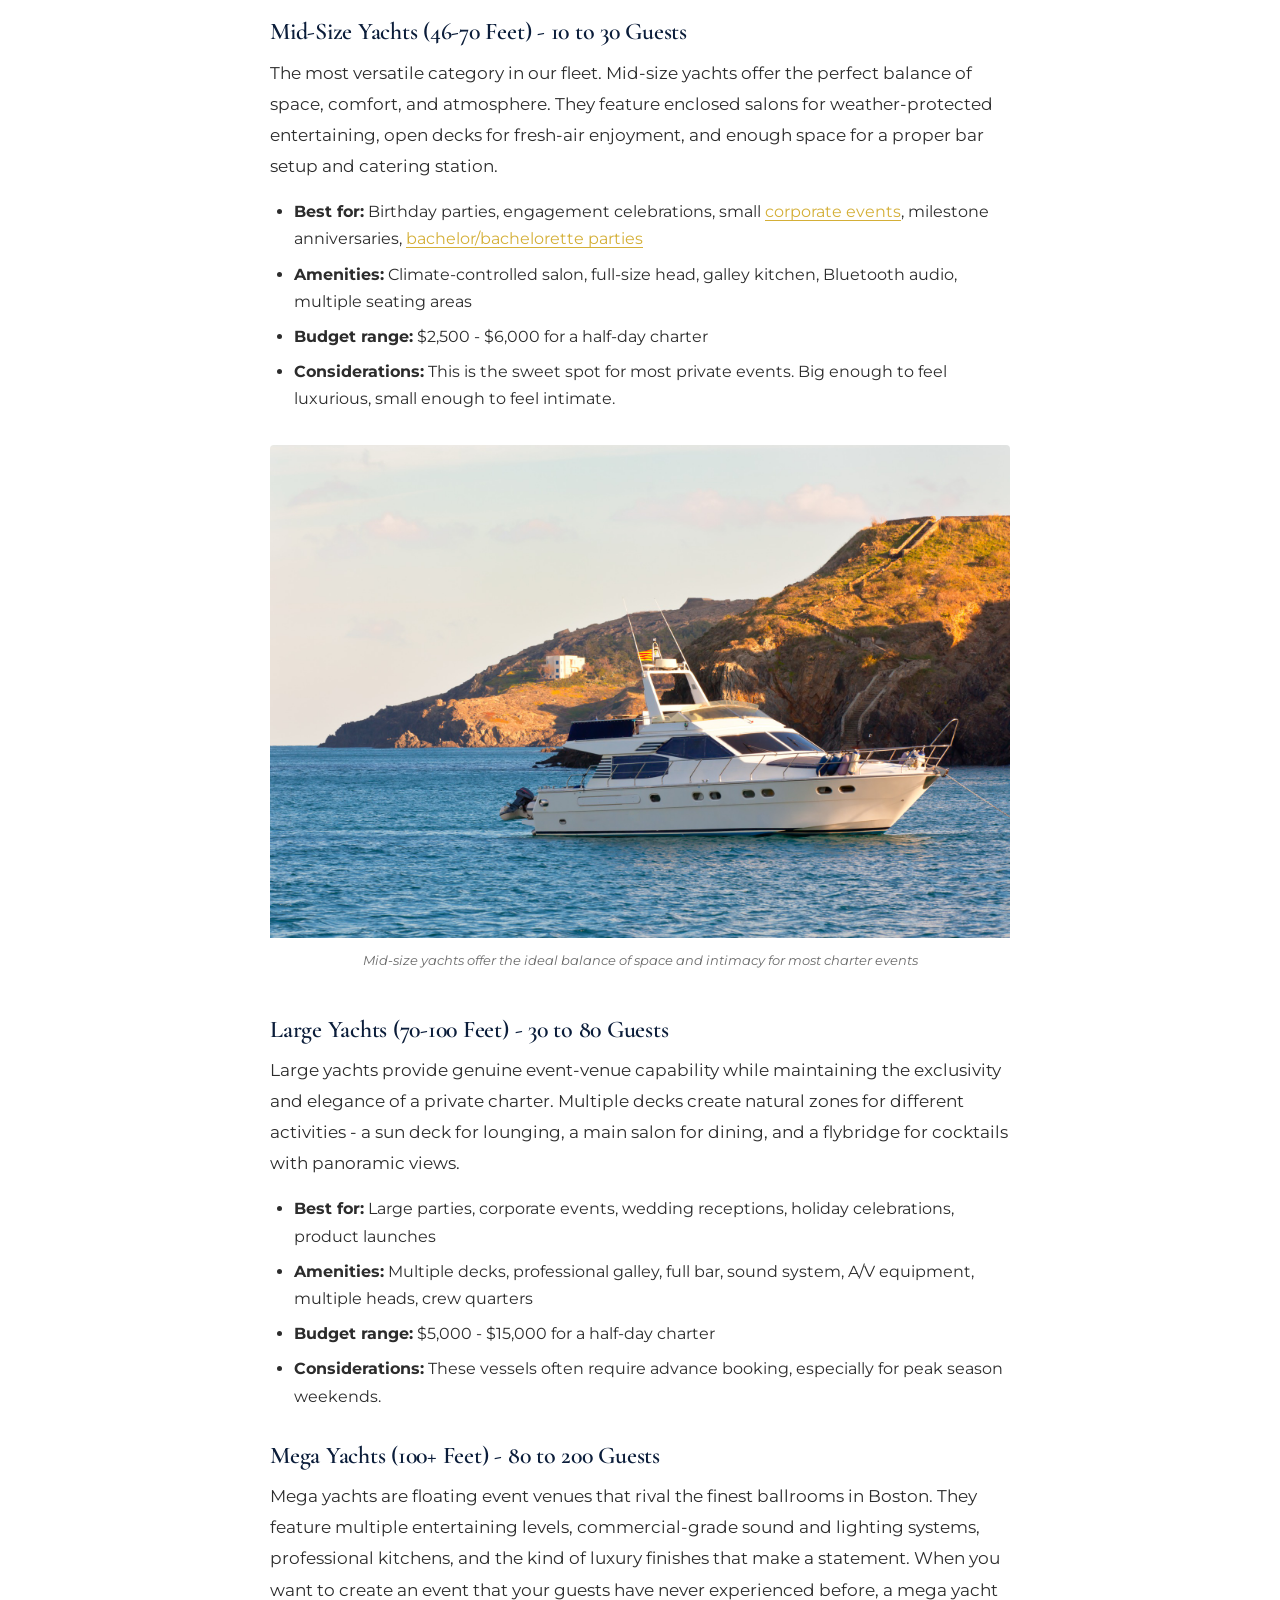
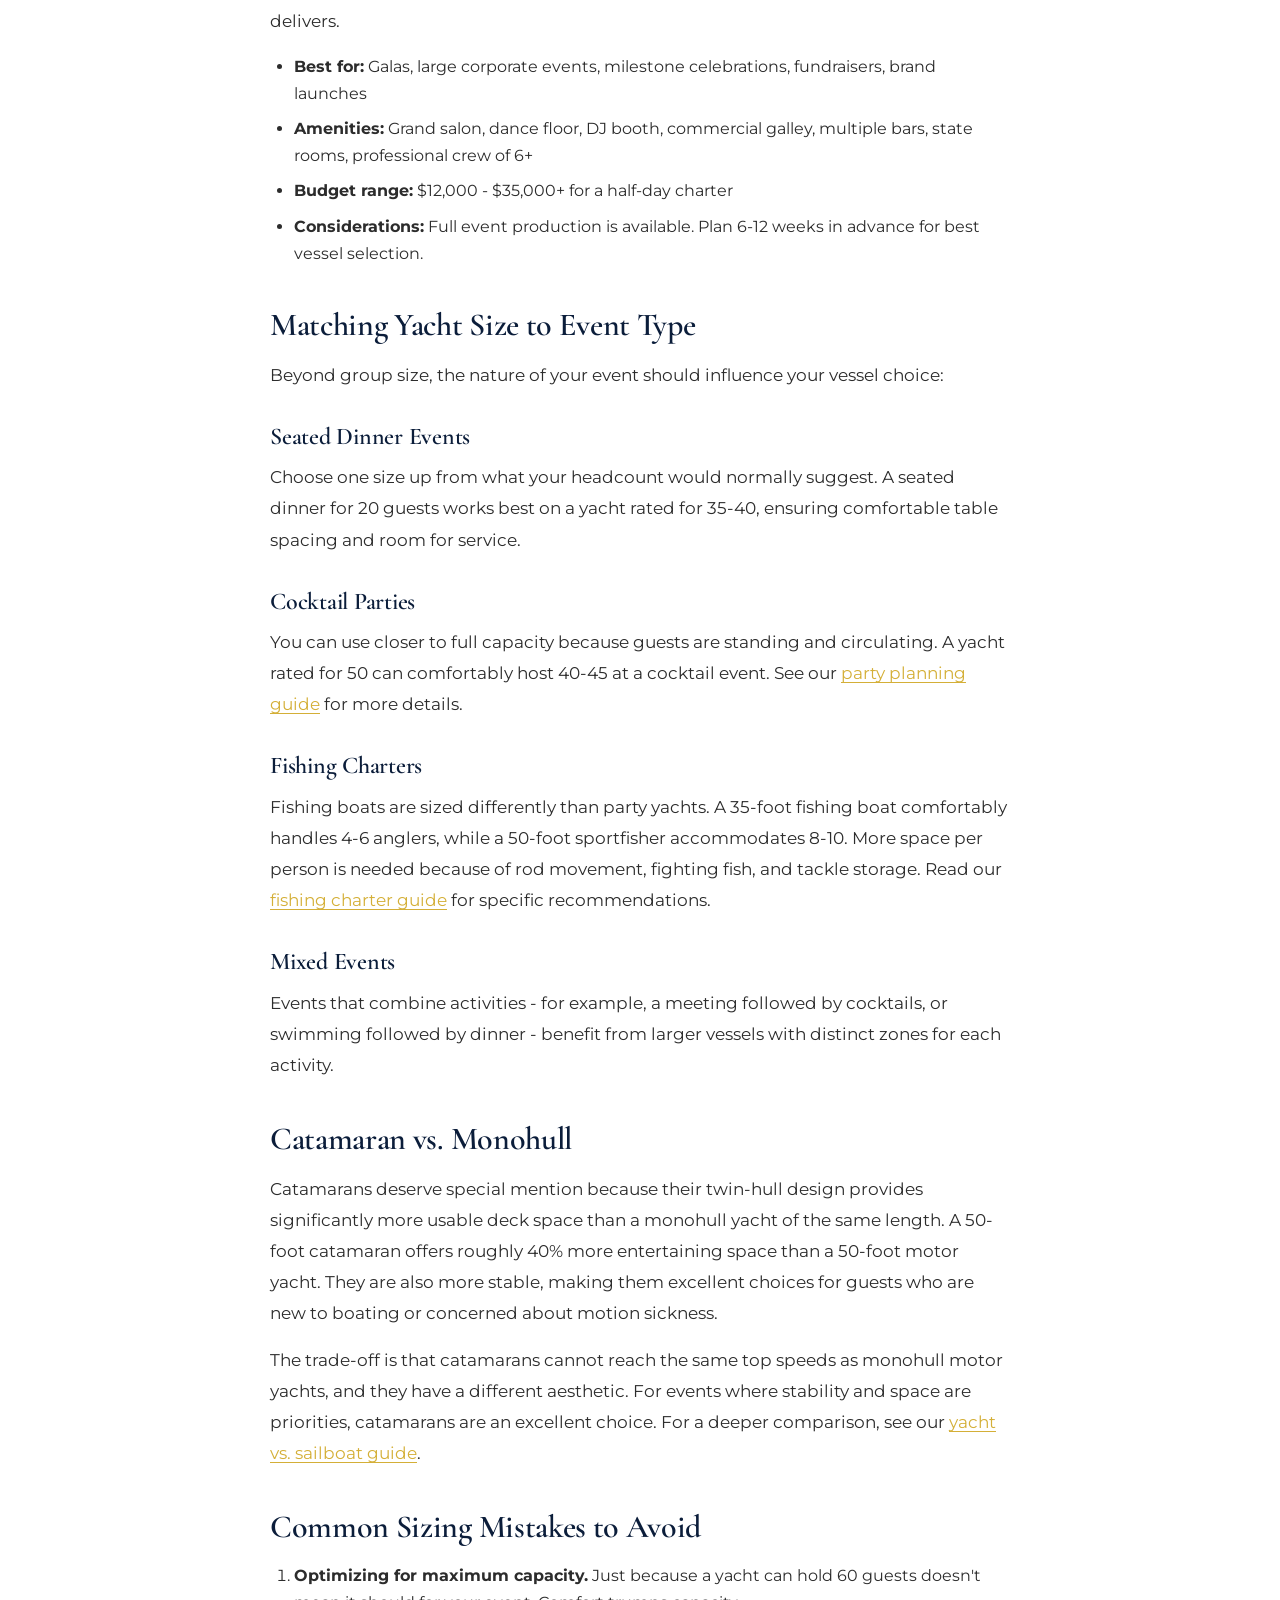
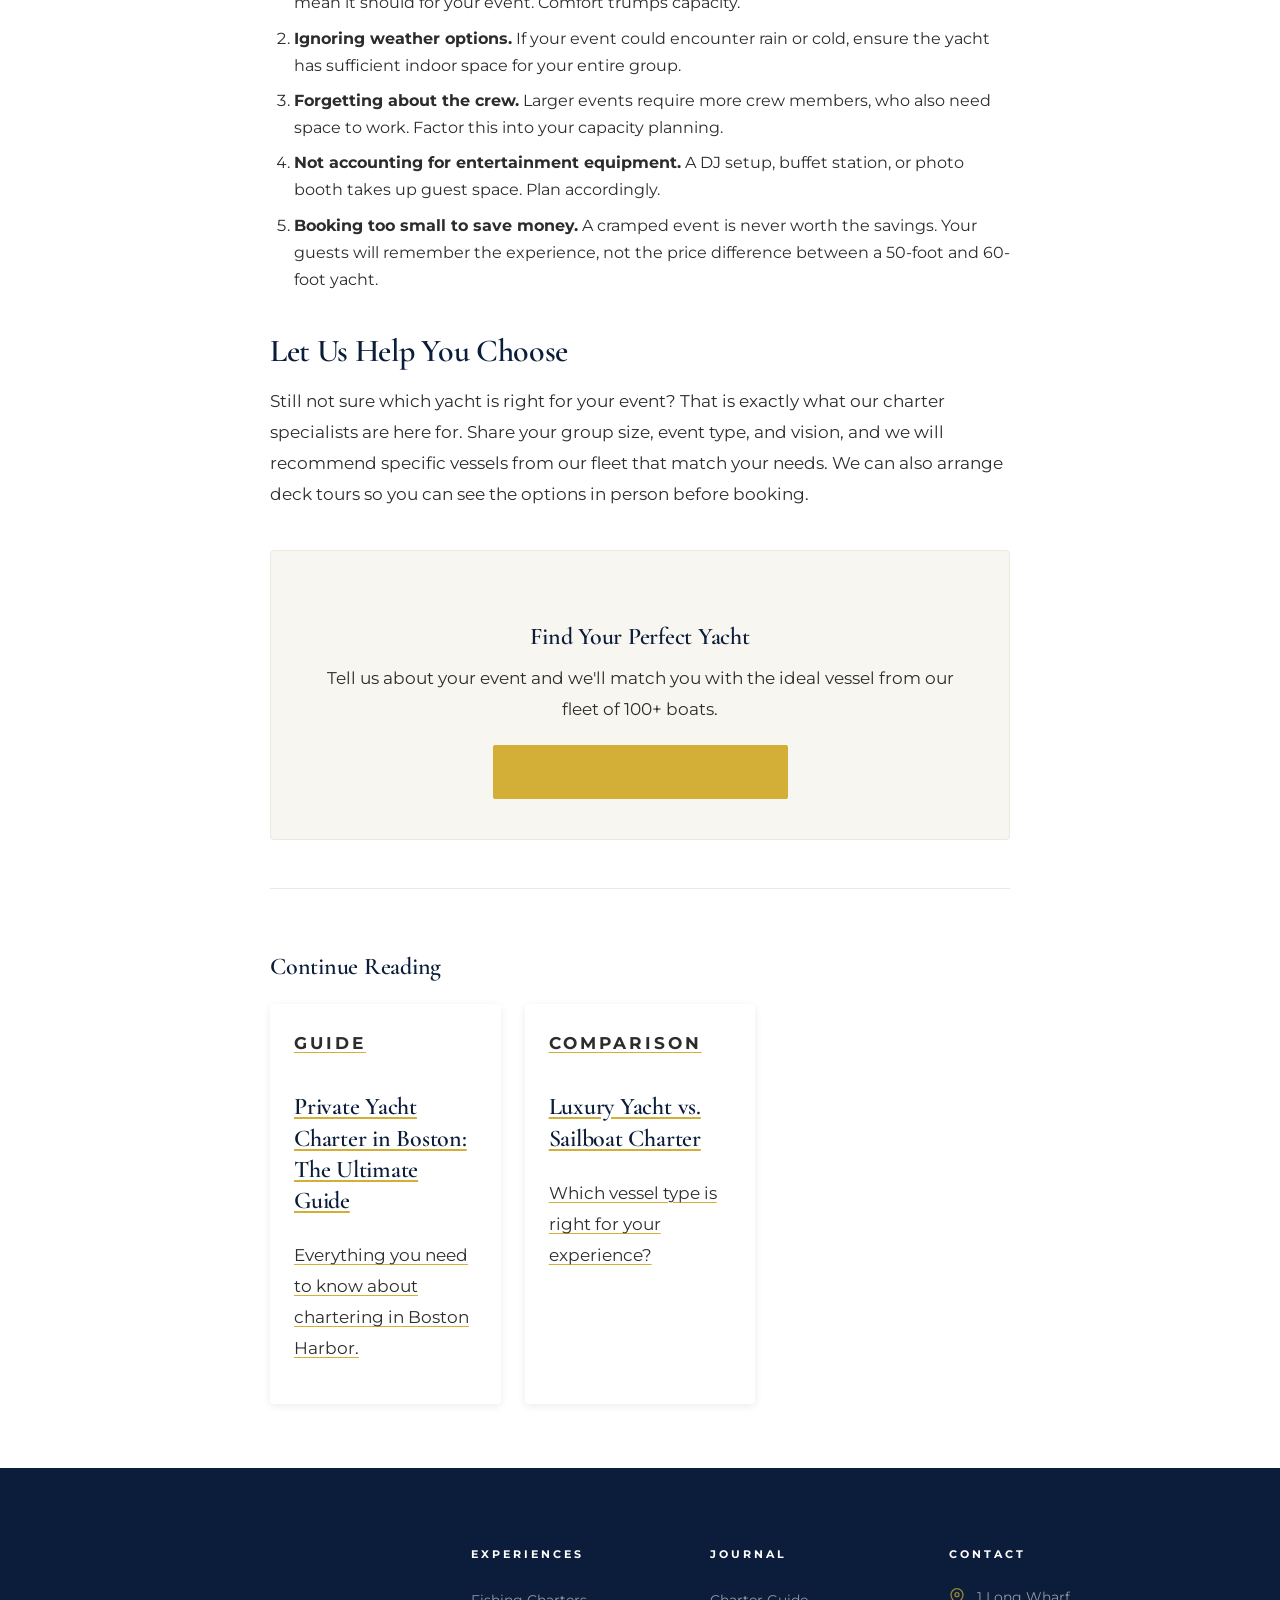
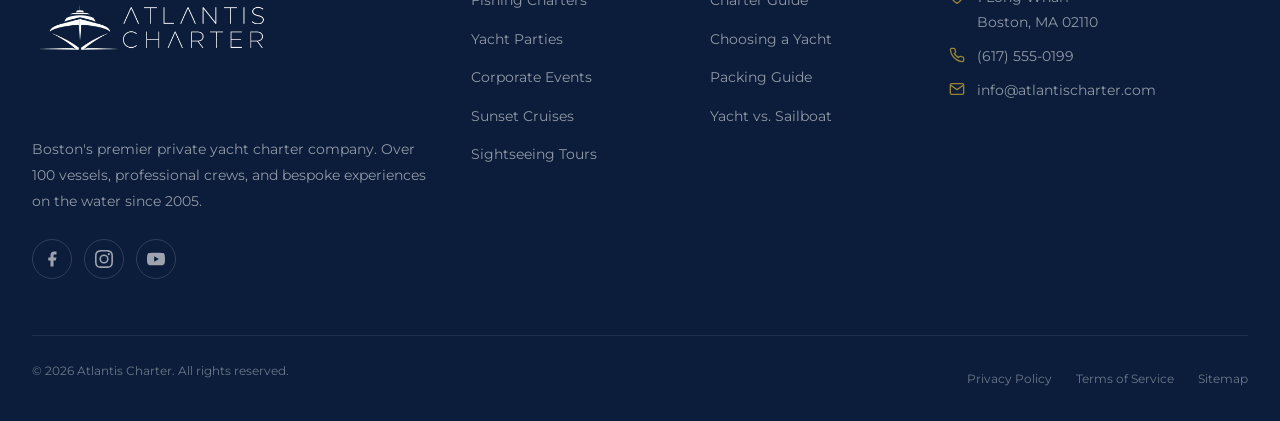
<file: blog/choosing-right-yacht-size.html>
<!DOCTYPE html>
<html lang="en">
<head>
  <meta charset="UTF-8">
  <meta name="viewport" content="width=device-width, initial-scale=1.0">
  <title>How to Choose the Right Yacht Size for Your Group | Atlantis Charter</title>
  <meta name="description" content="Not sure what size yacht you need? This comprehensive guide helps you match your group size, event type, and budget to the perfect vessel from our fleet of 100+ boats.">
  <link rel="canonical" href="https://atlantischarter.com/blog/choosing-right-yacht-size.html">
  <meta property="og:title" content="How to Choose the Right Yacht Size for Your Group">
  <meta property="og:description" content="Match your group and event to the perfect yacht with this sizing guide.">
  <meta property="og:image" content="https://atlantischarter.com/images/aerial-view-of-beautiful-luxury-yacht-and-boat-in.jpg">
  <meta property="og:url" content="https://atlantischarter.com/blog/choosing-right-yacht-size.html">
  <meta property="og:type" content="article">
  <meta name="twitter:card" content="summary_large_image">
  <link rel="preconnect" href="https://fonts.googleapis.com">
  <link rel="preconnect" href="https://fonts.gstatic.com" crossorigin>
  <link href="https://fonts.googleapis.com/css2?family=Cormorant+Garamond:ital,wght@0,400;0,600;0,700;1,400&family=Montserrat:wght@300;400;500;600;700&display=swap" rel="stylesheet">
  <link rel="stylesheet" href="../styles.css">
</head>
<body>

  <header class="site-header scrolled" role="banner">
    <div class="header-inner">
      <a href="/" class="logo" aria-label="Atlantis Charter Home"><img src="../images/logo-horizontal.png" alt="Atlantis Charter" class="logo__img"></a>
      <nav class="nav-links" role="navigation" aria-label="Main navigation">
        <a href="/">Home</a><a href="/#experiences">Experiences</a><a href="/#fleet">Fleet</a><a href="/#about">About</a><a href="/#blog">Journal</a><a href="/#contact">Contact</a>
        <a href="/#contact" class="btn btn-primary nav-cta">Book Now</a>
      </nav>
      <button class="hamburger" aria-label="Toggle navigation menu" aria-expanded="false"><span></span><span></span><span></span></button>
    </div>
  </header>

  <section class="page-hero">
    <div class="hero-bg" style="background-image:url('../images/aerial-view-of-beautiful-luxury-yacht-and-boat-in.jpg');" role="img" aria-label="Aerial view of luxury yachts in a calm bay"></div>
    <div class="hero-content">
      <nav class="breadcrumb" aria-label="Breadcrumb"><a href="/">Home</a> &rsaquo; <a href="/#blog">Journal</a> &rsaquo; Yacht Sizing</nav>
      <h1>How to Choose the Right Yacht Size for Your Group</h1>
      <p class="subtitle">A practical guide to matching your event with the perfect vessel</p>
    </div>
  </section>

  <main>
    <article class="article-wrapper">
      <div class="article-meta">
        <span>Published April 5, 2026</span>
        <span>8 min read</span>
        <span>Guide</span>
      </div>

      <p>Choosing the right yacht is the single most important decision when planning a charter. Too small and your guests feel cramped. Too large and the atmosphere feels hollow. The sweet spot is a vessel that gives everyone room to move comfortably while maintaining the energy and intimacy that make yacht events special.</p>

      <p>With over 100 vessels in the Atlantis Charter fleet, the options can feel overwhelming. This guide simplifies the process by matching yacht sizes to group sizes, event types, and budgets - so you can make a confident choice and focus on enjoying the experience.</p>

      <h2>The Golden Rule of Yacht Sizing</h2>

      <p>The industry standard is to allow approximately 10-15 square feet of deck space per guest for cocktail-style events, and 15-20 square feet for seated dinners. But raw capacity numbers only tell part of the story. A yacht rated for 50 passengers might feel perfect with 35 guests at a cocktail party but cramped with 50 at a seated dinner.</p>

      <p>Our recommendation: plan for 70-80% of maximum capacity for most events. This leaves room for food stations, a dance area, and comfortable circulation. For formal seated events, plan for 50-60% of maximum capacity.</p>

      <h2>Yacht Size Categories</h2>

      <h3>Small Yachts (30-45 Feet) - 2 to 10 Guests</h3>
      <p>Small yachts are ideal for intimate experiences. Think couples on a <a href="sunset-cruise-boston.html">sunset cruise</a>, a small group of friends on a fishing trip, or a family outing. These vessels are nimble, can access shallow waters and small coves, and offer a genuine connection with the sea.</p>

      <ul>
        <li><strong>Best for:</strong> Romantic getaways, small fishing charters, family outings, proposals</li>
        <li><strong>Amenities:</strong> Basic cabin, marine head (bathroom), cockpit seating, small galley</li>
        <li><strong>Budget range:</strong> $800 - $2,500 for a half-day charter</li>
        <li><strong>Considerations:</strong> Limited weather protection. No separate indoor entertaining space on most models.</li>
      </ul>

      <h3>Mid-Size Yachts (46-70 Feet) - 10 to 30 Guests</h3>
      <p>The most versatile category in our fleet. Mid-size yachts offer the perfect balance of space, comfort, and atmosphere. They feature enclosed salons for weather-protected entertaining, open decks for fresh-air enjoyment, and enough space for a proper bar setup and catering station.</p>

      <ul>
        <li><strong>Best for:</strong> Birthday parties, engagement celebrations, small <a href="corporate-events-on-yacht.html">corporate events</a>, milestone anniversaries, <a href="bachelor-bachelorette-yacht-party.html">bachelor/bachelorette parties</a></li>
        <li><strong>Amenities:</strong> Climate-controlled salon, full-size head, galley kitchen, Bluetooth audio, multiple seating areas</li>
        <li><strong>Budget range:</strong> $2,500 - $6,000 for a half-day charter</li>
        <li><strong>Considerations:</strong> This is the sweet spot for most private events. Big enough to feel luxurious, small enough to feel intimate.</li>
      </ul>

      <figure class="article-image">
        <img src="../images/luxury-yacht-anchored-in-a-calm-blue-bay.jpg" alt="Mid-size luxury yacht anchored in a calm bay" width="780" height="520" loading="lazy">
        <figcaption>Mid-size yachts offer the ideal balance of space and intimacy for most charter events</figcaption>
      </figure>

      <h3>Large Yachts (70-100 Feet) - 30 to 80 Guests</h3>
      <p>Large yachts provide genuine event-venue capability while maintaining the exclusivity and elegance of a private charter. Multiple decks create natural zones for different activities - a sun deck for lounging, a main salon for dining, and a flybridge for cocktails with panoramic views.</p>

      <ul>
        <li><strong>Best for:</strong> Large parties, corporate events, wedding receptions, holiday celebrations, product launches</li>
        <li><strong>Amenities:</strong> Multiple decks, professional galley, full bar, sound system, A/V equipment, multiple heads, crew quarters</li>
        <li><strong>Budget range:</strong> $5,000 - $15,000 for a half-day charter</li>
        <li><strong>Considerations:</strong> These vessels often require advance booking, especially for peak season weekends.</li>
      </ul>

      <h3>Mega Yachts (100+ Feet) - 80 to 200 Guests</h3>
      <p>Mega yachts are floating event venues that rival the finest ballrooms in Boston. They feature multiple entertaining levels, commercial-grade sound and lighting systems, professional kitchens, and the kind of luxury finishes that make a statement. When you want to create an event that your guests have never experienced before, a mega yacht delivers.</p>

      <ul>
        <li><strong>Best for:</strong> Galas, large corporate events, milestone celebrations, fundraisers, brand launches</li>
        <li><strong>Amenities:</strong> Grand salon, dance floor, DJ booth, commercial galley, multiple bars, state rooms, professional crew of 6+</li>
        <li><strong>Budget range:</strong> $12,000 - $35,000+ for a half-day charter</li>
        <li><strong>Considerations:</strong> Full event production is available. Plan 6-12 weeks in advance for best vessel selection.</li>
      </ul>

      <h2>Matching Yacht Size to Event Type</h2>

      <p>Beyond group size, the nature of your event should influence your vessel choice:</p>

      <h3>Seated Dinner Events</h3>
      <p>Choose one size up from what your headcount would normally suggest. A seated dinner for 20 guests works best on a yacht rated for 35-40, ensuring comfortable table spacing and room for service.</p>

      <h3>Cocktail Parties</h3>
      <p>You can use closer to full capacity because guests are standing and circulating. A yacht rated for 50 can comfortably host 40-45 at a cocktail event. See our <a href="yacht-party-planning-guide.html">party planning guide</a> for more details.</p>

      <h3>Fishing Charters</h3>
      <p>Fishing boats are sized differently than party yachts. A 35-foot fishing boat comfortably handles 4-6 anglers, while a 50-foot sportfisher accommodates 8-10. More space per person is needed because of rod movement, fighting fish, and tackle storage. Read our <a href="fishing-charter-boston-harbor.html">fishing charter guide</a> for specific recommendations.</p>

      <h3>Mixed Events</h3>
      <p>Events that combine activities - for example, a meeting followed by cocktails, or swimming followed by dinner - benefit from larger vessels with distinct zones for each activity.</p>

      <h2>Catamaran vs. Monohull</h2>

      <p>Catamarans deserve special mention because their twin-hull design provides significantly more usable deck space than a monohull yacht of the same length. A 50-foot catamaran offers roughly 40% more entertaining space than a 50-foot motor yacht. They are also more stable, making them excellent choices for guests who are new to boating or concerned about motion sickness.</p>

      <p>The trade-off is that catamarans cannot reach the same top speeds as monohull motor yachts, and they have a different aesthetic. For events where stability and space are priorities, catamarans are an excellent choice. For a deeper comparison, see our <a href="luxury-yacht-vs-sailboat.html">yacht vs. sailboat guide</a>.</p>

      <h2>Common Sizing Mistakes to Avoid</h2>

      <ol>
        <li><strong>Optimizing for maximum capacity.</strong> Just because a yacht can hold 60 guests doesn't mean it should for your event. Comfort trumps capacity.</li>
        <li><strong>Ignoring weather options.</strong> If your event could encounter rain or cold, ensure the yacht has sufficient indoor space for your entire group.</li>
        <li><strong>Forgetting about the crew.</strong> Larger events require more crew members, who also need space to work. Factor this into your capacity planning.</li>
        <li><strong>Not accounting for entertainment equipment.</strong> A DJ setup, buffet station, or photo booth takes up guest space. Plan accordingly.</li>
        <li><strong>Booking too small to save money.</strong> A cramped event is never worth the savings. Your guests will remember the experience, not the price difference between a 50-foot and 60-foot yacht.</li>
      </ol>

      <h2>Let Us Help You Choose</h2>

      <p>Still not sure which yacht is right for your event? That is exactly what our charter specialists are here for. Share your group size, event type, and vision, and we will recommend specific vessels from our fleet that match your needs. We can also arrange deck tours so you can see the options in person before booking.</p>

      <div class="article-cta">
        <h3>Find Your Perfect Yacht</h3>
        <p>Tell us about your event and we'll match you with the ideal vessel from our fleet of 100+ boats.</p>
        <a href="/#contact" class="btn btn-primary">Get Recommendations</a>
      </div>

      <div class="related-posts">
        <h3>Continue Reading</h3>
        <div class="blog-grid">
          <a href="private-yacht-charter-boston.html" class="blog-card">
            <div class="blog-card-content">
              <p class="blog-card-tag">Guide</p>
              <h3>Private Yacht Charter in Boston: The Ultimate Guide</h3>
              <p>Everything you need to know about chartering in Boston Harbor.</p>
            </div>
          </a>
          <a href="luxury-yacht-vs-sailboat.html" class="blog-card">
            <div class="blog-card-content">
              <p class="blog-card-tag">Comparison</p>
              <h3>Luxury Yacht vs. Sailboat Charter</h3>
              <p>Which vessel type is right for your experience?</p>
            </div>
          </a>
        </div>
      </div>
    </article>
  </main>

  <footer class="site-footer" role="contentinfo">
    <div class="container">
      <div class="footer-grid">
        <div class="footer-brand"><a href="/" class="logo" aria-label="Atlantis Charter Home"><img src="../images/logo-horizontal.png" alt="Atlantis Charter" class="logo__img"></a><p>Boston's premier private yacht charter company. Over 100 vessels, professional crews, and bespoke experiences on the water since 2005.</p><div class="footer-social"><a href="https://www.facebook.com/atlantischarter" aria-label="Facebook" rel="noopener noreferrer" target="_blank"><svg width="18" height="18" fill="currentColor" viewBox="0 0 24 24"><path d="M18 2h-3a5 5 0 0 0-5 5v3H7v4h3v8h4v-8h3l1-4h-4V7a1 1 0 0 1 1-1h3z"/></svg></a><a href="https://www.instagram.com/atlantischarter" aria-label="Instagram" rel="noopener noreferrer" target="_blank"><svg width="18" height="18" fill="currentColor" viewBox="0 0 24 24"><path d="M12 2.163c3.204 0 3.584.012 4.85.07 3.252.148 4.771 1.691 4.919 4.919.058 1.265.069 1.645.069 4.849 0 3.205-.012 3.584-.069 4.849-.149 3.225-1.664 4.771-4.919 4.919-1.266.058-1.644.07-4.85.07-3.204 0-3.584-.012-4.849-.07-3.26-.149-4.771-1.699-4.919-4.92-.058-1.265-.07-1.644-.07-4.849 0-3.204.013-3.583.07-4.849.149-3.227 1.664-4.771 4.919-4.919 1.266-.057 1.645-.069 4.849-.069zM12 0C8.741 0 8.333.014 7.053.072 2.695.272.273 2.69.073 7.052.014 8.333 0 8.741 0 12c0 3.259.014 3.668.072 4.948.2 4.358 2.618 6.78 6.98 6.98C8.333 23.986 8.741 24 12 24c3.259 0 3.668-.014 4.948-.072 4.354-.2 6.782-2.618 6.979-6.98.059-1.28.073-1.689.073-4.948 0-3.259-.014-3.667-.072-4.947-.196-4.354-2.617-6.78-6.979-6.98C15.668.014 15.259 0 12 0zm0 5.838a6.162 6.162 0 1 0 0 12.324 6.162 6.162 0 0 0 0-12.324zM12 16a4 4 0 1 1 0-8 4 4 0 0 1 0 8zm6.406-11.845a1.44 1.44 0 1 0 0 2.881 1.44 1.44 0 0 0 0-2.881z"/></svg></a><a href="https://www.youtube.com/@atlantischarter" aria-label="YouTube" rel="noopener noreferrer" target="_blank"><svg width="18" height="18" fill="currentColor" viewBox="0 0 24 24"><path d="M23.498 6.186a3.016 3.016 0 0 0-2.122-2.136C19.505 3.545 12 3.545 12 3.545s-7.505 0-9.377.505A3.017 3.017 0 0 0 .502 6.186C0 8.07 0 12 0 12s0 3.93.502 5.814a3.016 3.016 0 0 0 2.122 2.136c1.871.505 9.376.505 9.376.505s7.505 0 9.377-.505a3.015 3.015 0 0 0 2.122-2.136C24 15.93 24 12 24 12s0-3.93-.502-5.814zM9.545 15.568V8.432L15.818 12l-6.273 3.568z"/></svg></a></div></div>
        <div class="footer-col"><h4>Experiences</h4><ul><li><a href="fishing-charter-boston-harbor.html">Fishing Charters</a></li><li><a href="yacht-party-planning-guide.html">Yacht Parties</a></li><li><a href="corporate-events-on-yacht.html">Corporate Events</a></li><li><a href="sunset-cruise-boston.html">Sunset Cruises</a></li><li><a href="boston-harbor-islands-by-boat.html">Sightseeing Tours</a></li></ul></div>
        <div class="footer-col"><h4>Journal</h4><ul><li><a href="private-yacht-charter-boston.html">Charter Guide</a></li><li><a href="choosing-right-yacht-size.html">Choosing a Yacht</a></li><li><a href="what-to-bring-yacht-charter.html">Packing Guide</a></li><li><a href="luxury-yacht-vs-sailboat.html">Yacht vs. Sailboat</a></li></ul></div>
        <div class="footer-col"><h4>Contact</h4><ul class="footer-contact"><li><svg width="16" height="16" fill="none" stroke="currentColor" stroke-width="2" viewBox="0 0 24 24"><path d="M21 10c0 7-9 13-9 13s-9-6-9-13a9 9 0 0 1 18 0z"/><circle cx="12" cy="10" r="3"/></svg>1 Long Wharf<br>Boston, MA 02110</li><li><svg width="16" height="16" fill="none" stroke="currentColor" stroke-width="2" viewBox="0 0 24 24"><path d="M22 16.92v3a2 2 0 0 1-2.18 2 19.79 19.79 0 0 1-8.63-3.07 19.5 19.5 0 0 1-6-6A19.79 19.79 0 0 1 2.12 4.18 2 2 0 0 1 4.11 2h3a2 2 0 0 1 2 1.72c.127.96.361 1.903.7 2.81a2 2 0 0 1-.45 2.11L8.09 9.91a16 16 0 0 0 6 6l1.27-1.27a2 2 0 0 1 2.11-.45c.907.339 1.85.573 2.81.7A2 2 0 0 1 22 16.92z"/></svg>(617) 555-0199</li><li><svg width="16" height="16" fill="none" stroke="currentColor" stroke-width="2" viewBox="0 0 24 24"><path d="M4 4h16c1.1 0 2 .9 2 2v12c0 1.1-.9 2-2 2H4c-1.1 0-2-.9-2-2V6c0-1.1.9-2 2-2z"/><polyline points="22,6 12,13 2,6"/></svg>info@atlantischarter.com</li></ul></div>
      </div>
      <div class="footer-bottom"><p>&copy; 2026 Atlantis Charter. All rights reserved.</p><div class="footer-bottom-links"><a href="#">Privacy Policy</a><a href="#">Terms of Service</a><a href="/sitemap.xml">Sitemap</a></div></div>
    </div>
  </footer>
  <script src="../script.js"></script>
</body>
</html>
</file>
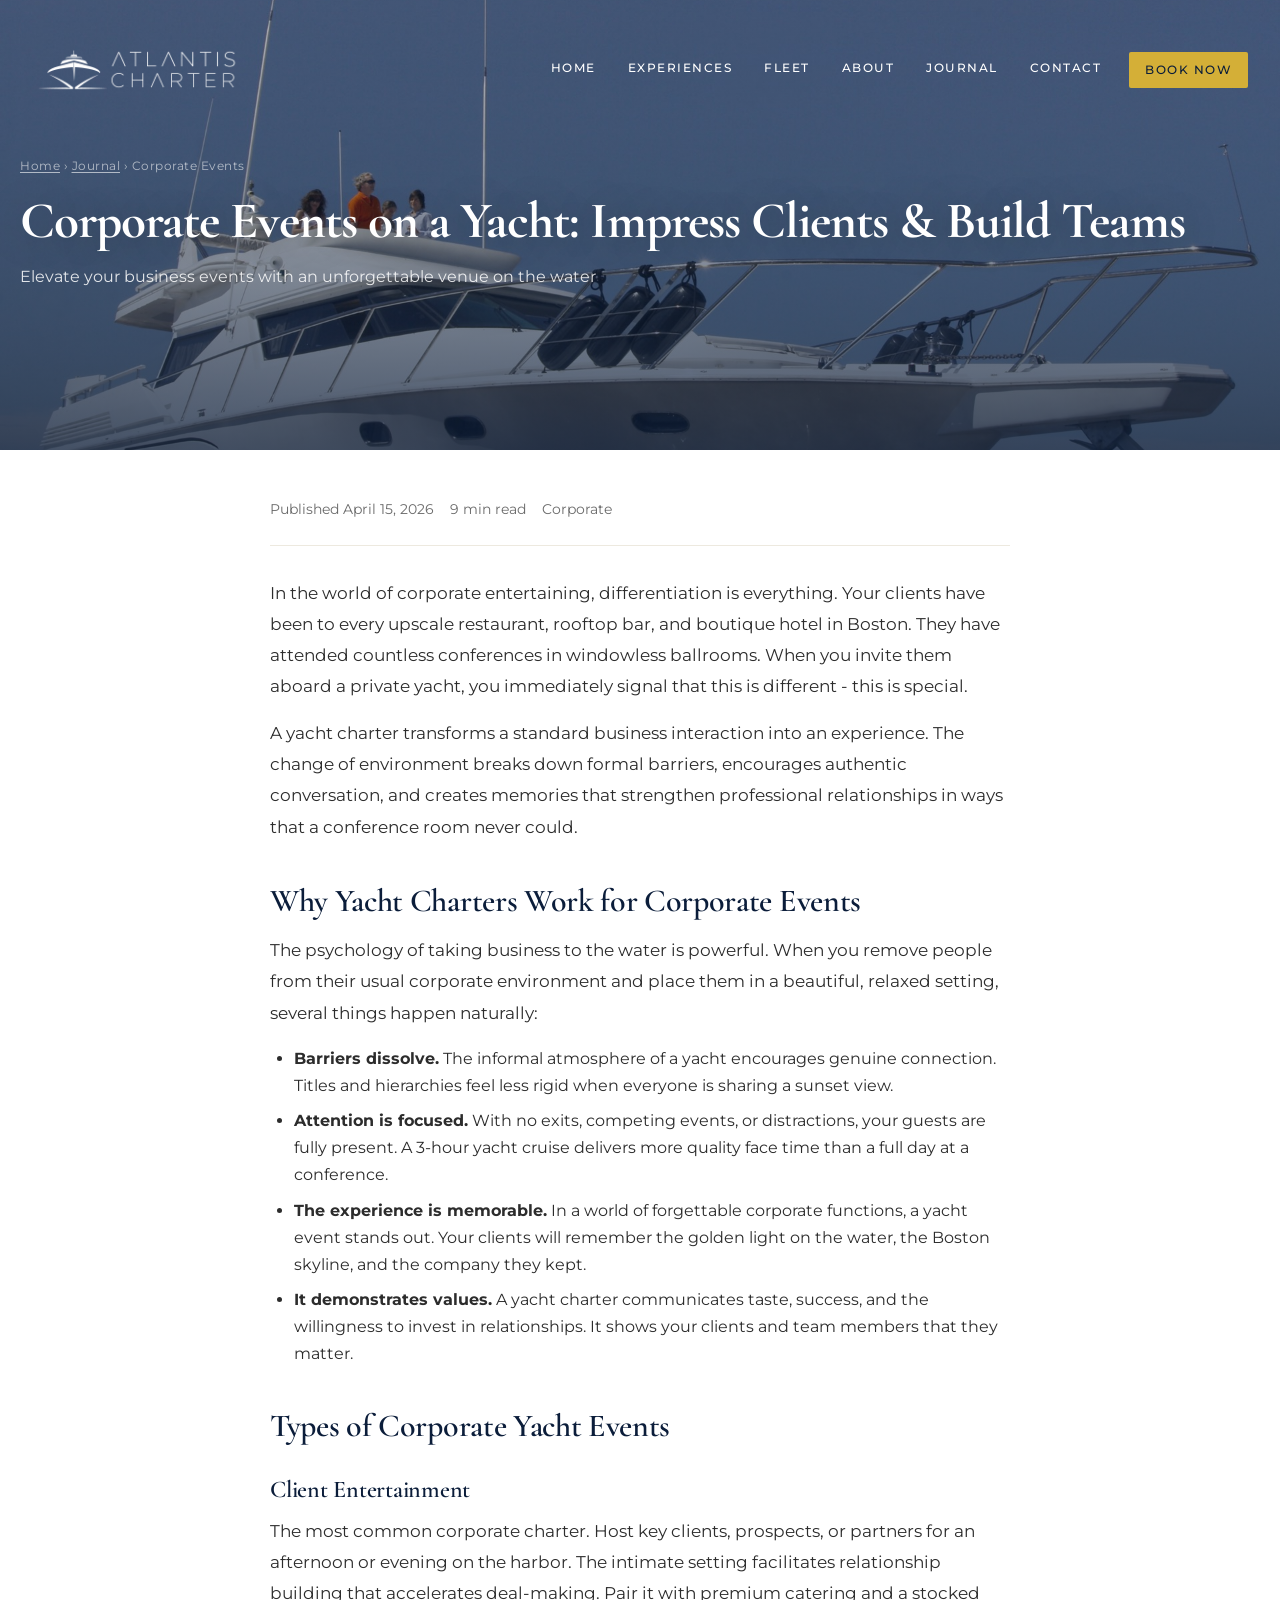
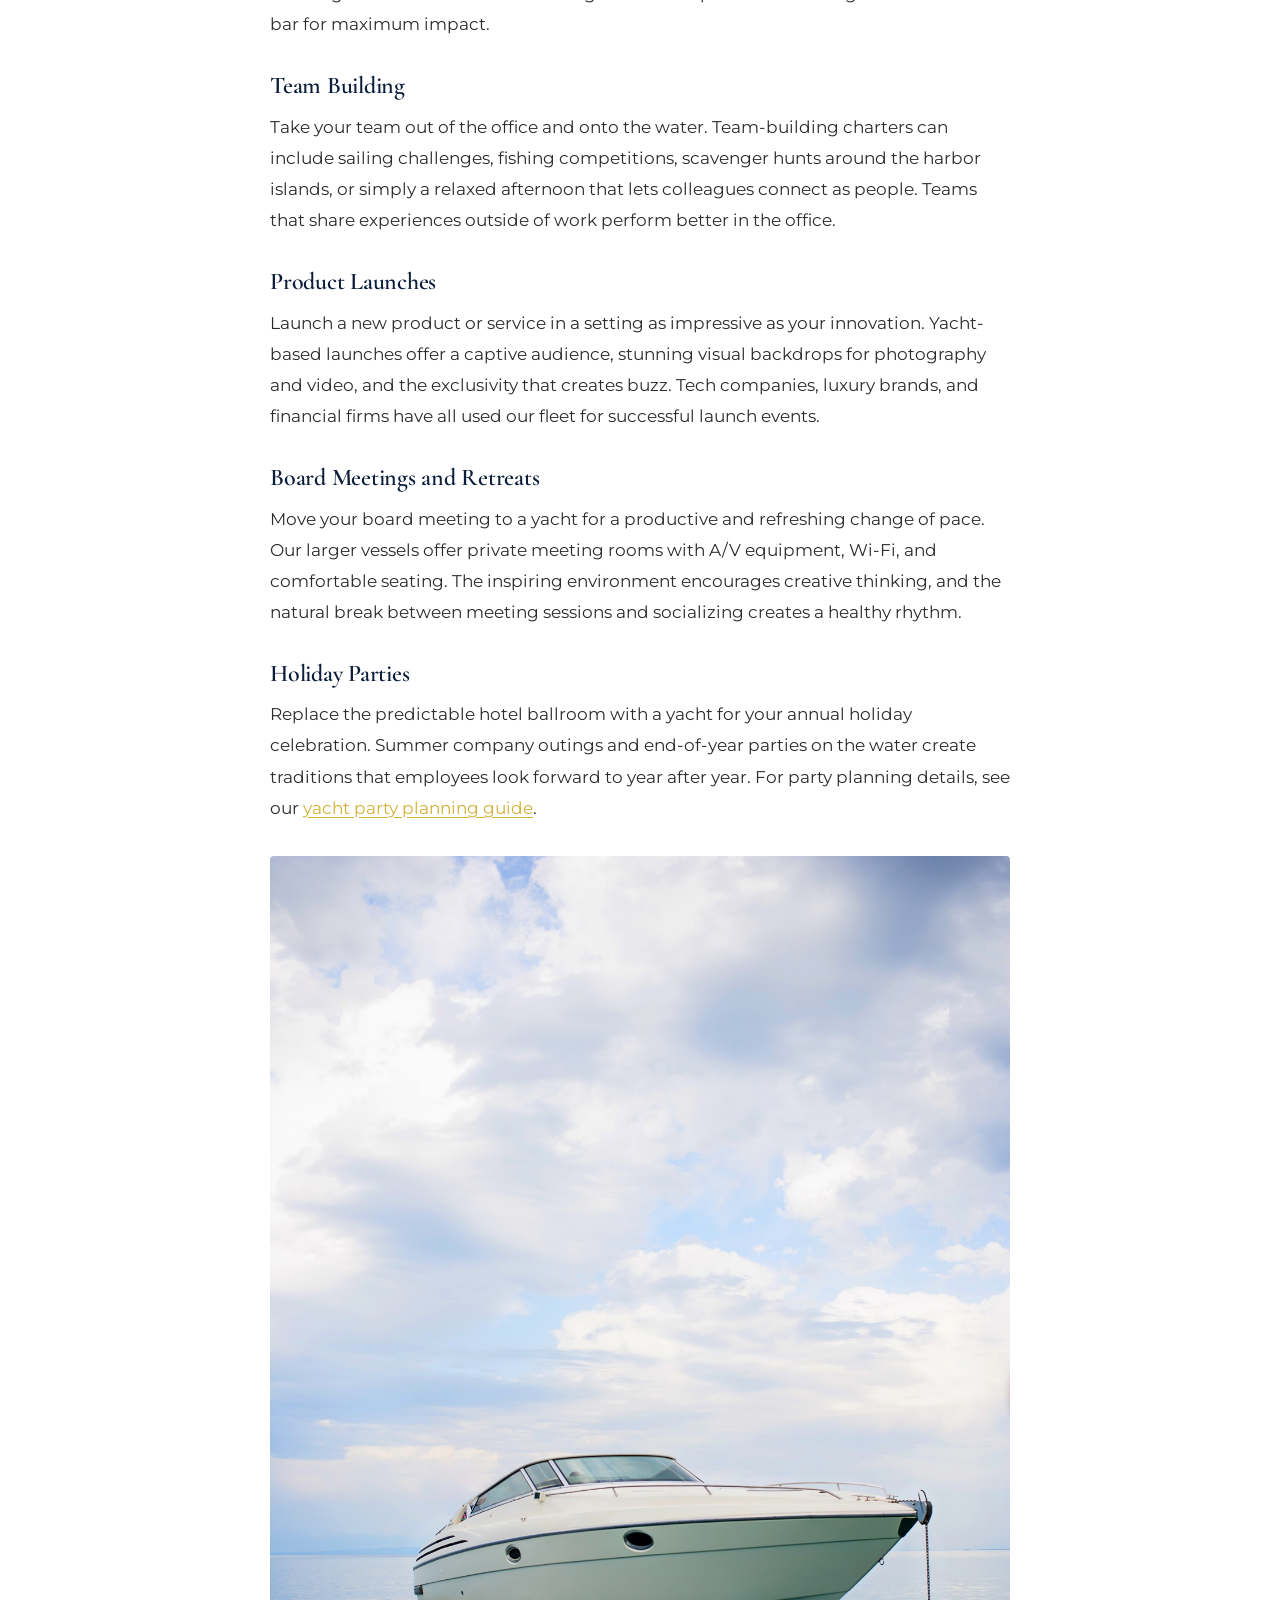
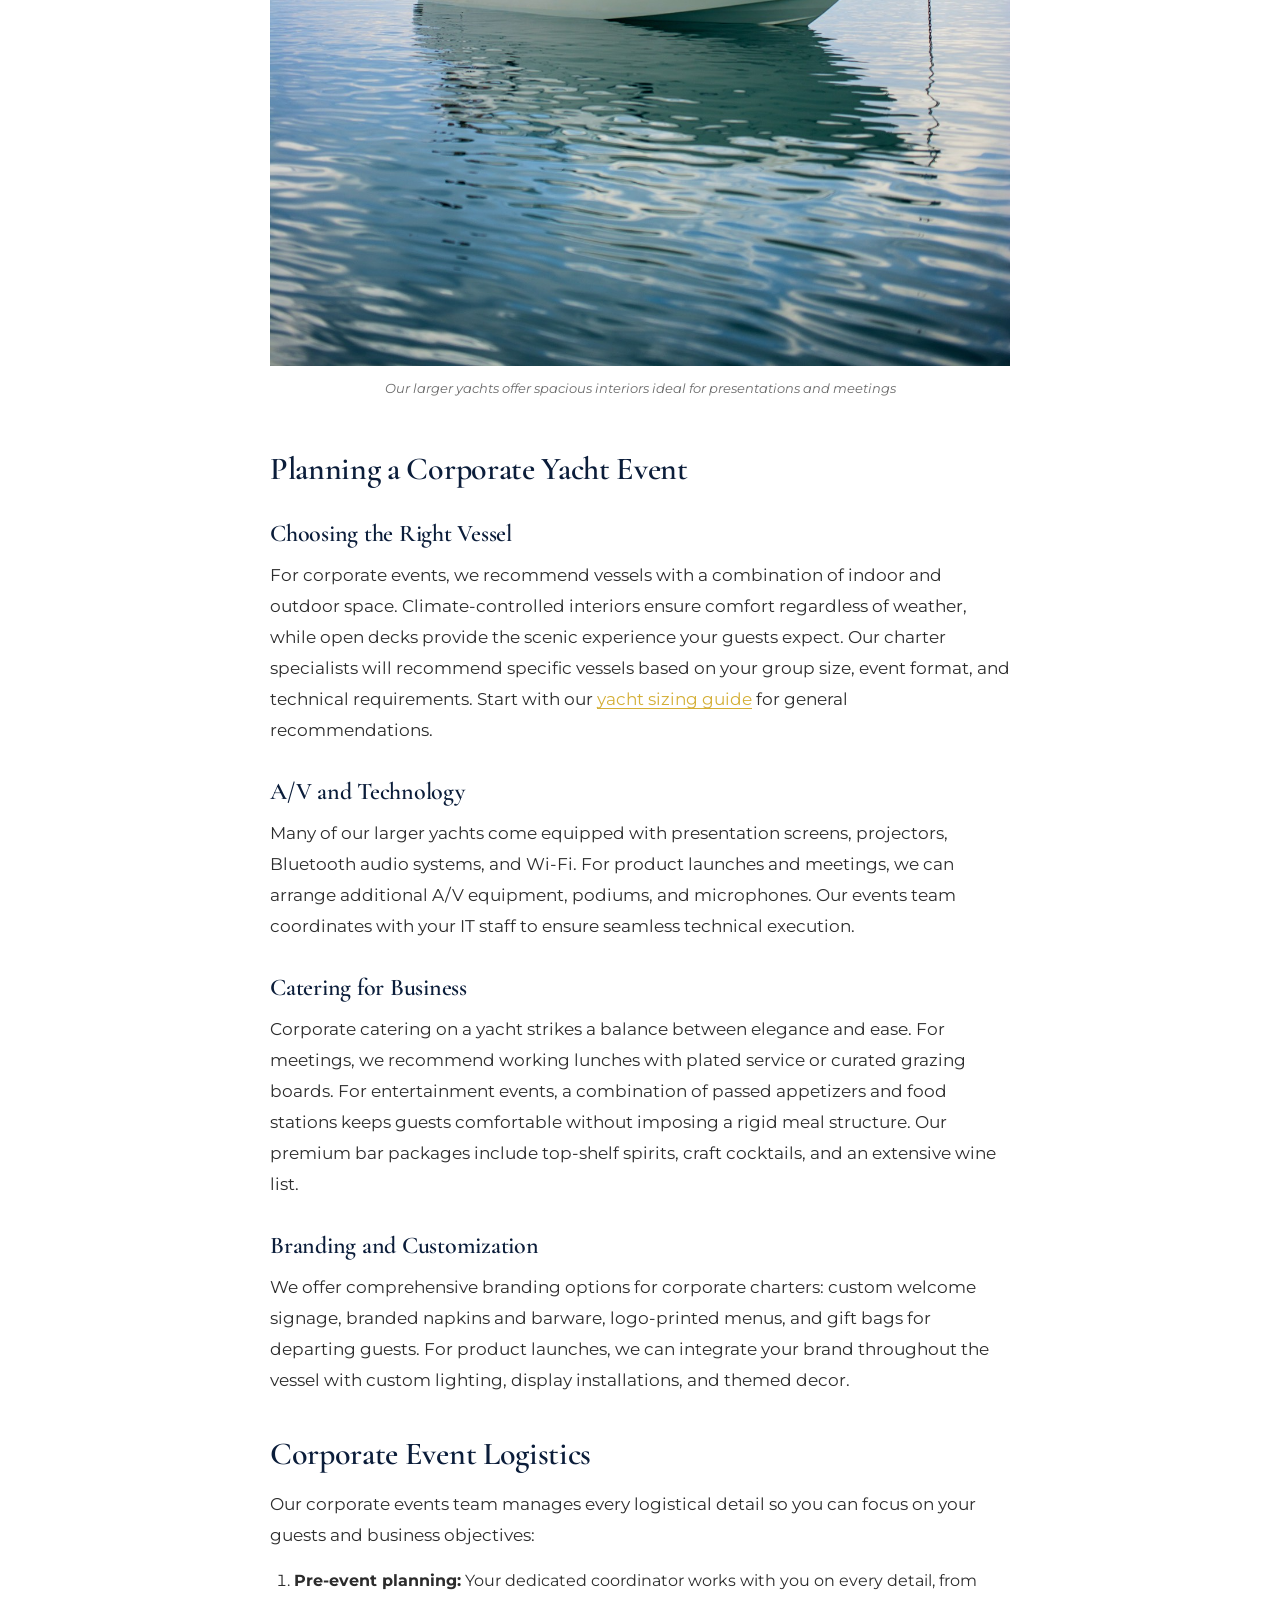
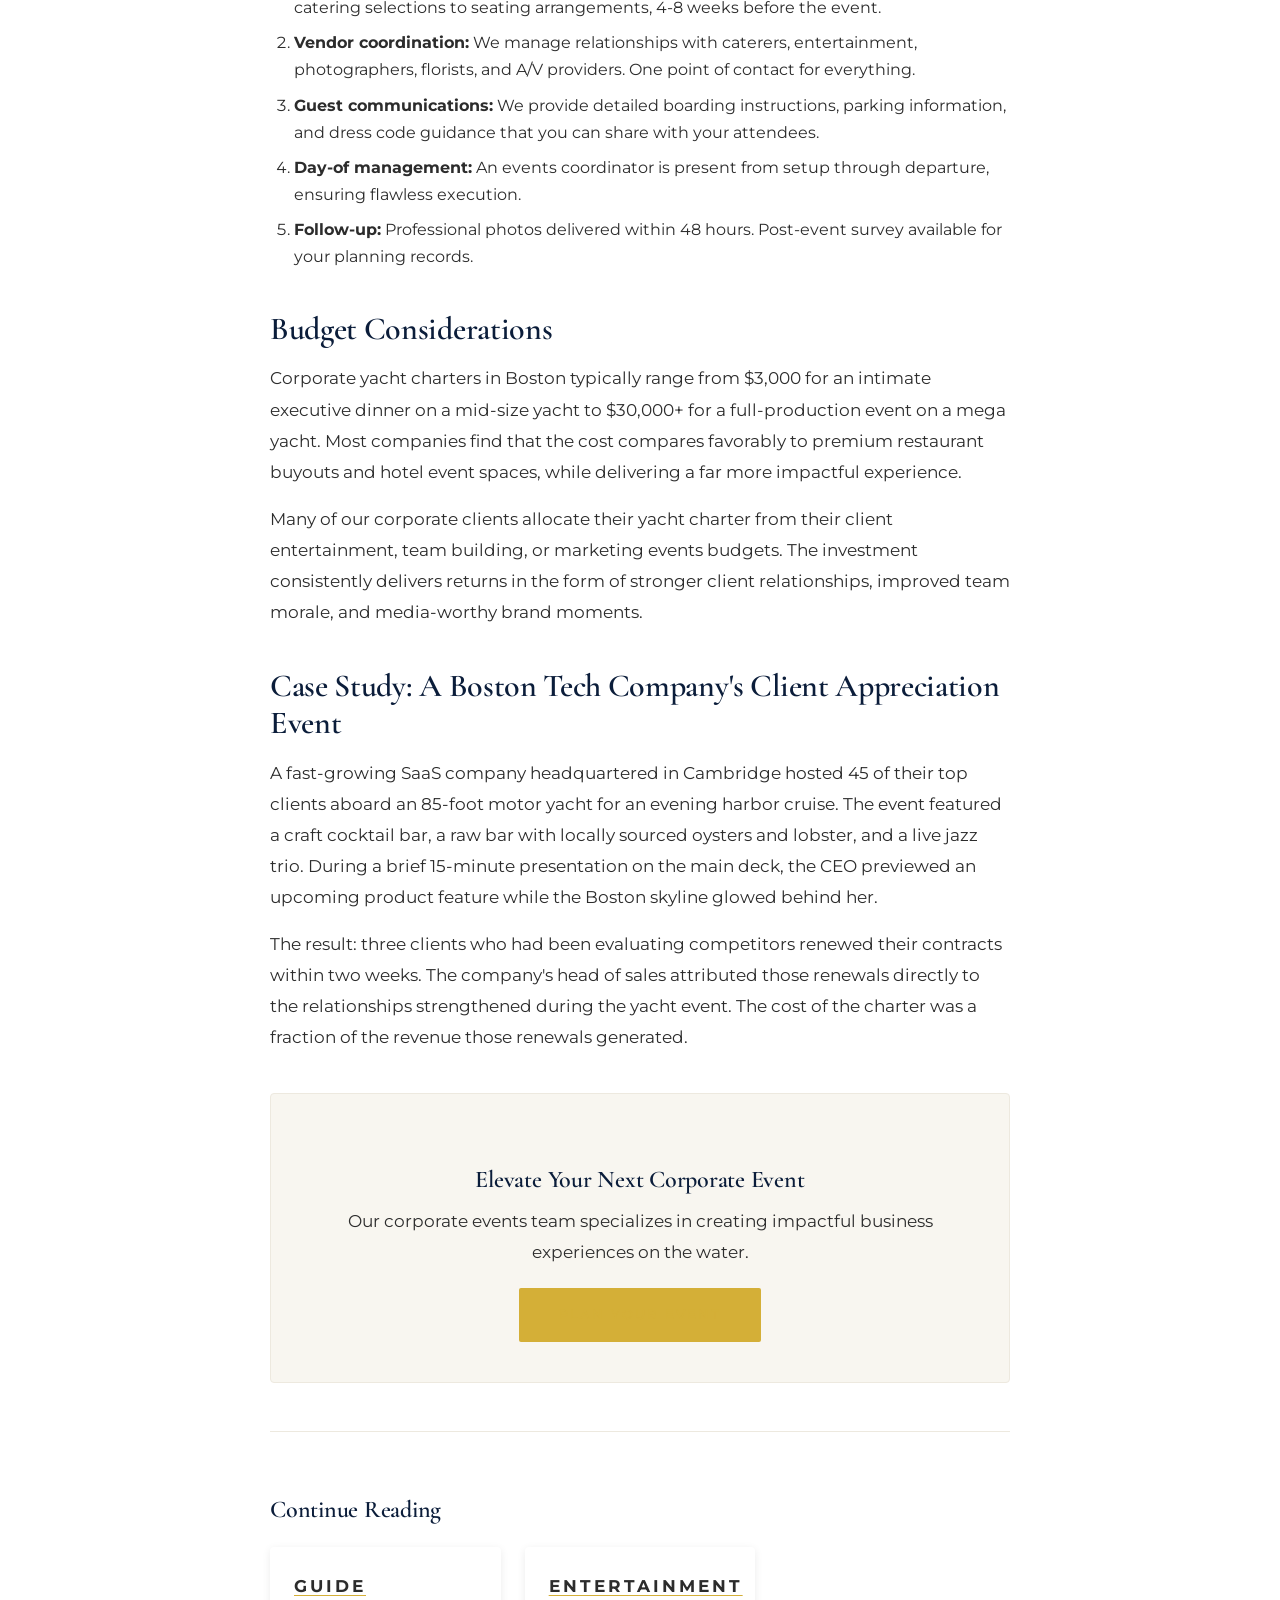
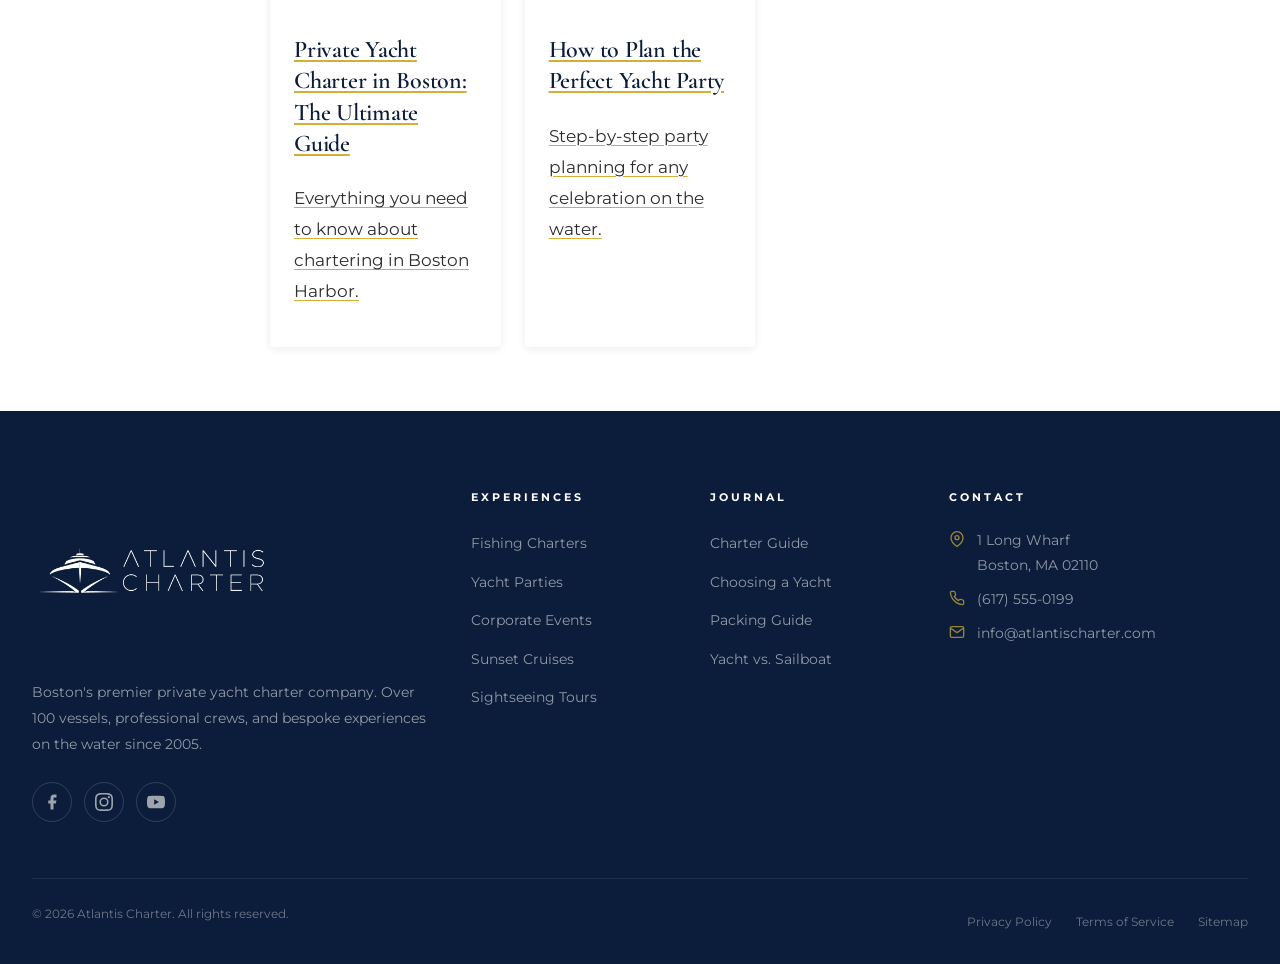
<file: blog/corporate-events-on-yacht.html>
<!DOCTYPE html>
<html lang="en">
<head>
  <meta charset="UTF-8">
  <meta name="viewport" content="width=device-width, initial-scale=1.0">
  <title>Corporate Events on a Yacht: Impress Clients & Build Teams | Atlantis Charter</title>
  <meta name="description" content="Host unforgettable corporate events on a private yacht in Boston Harbor. From client entertainment and team building to product launches and board retreats, discover how yacht charters elevate business.">
  <link rel="canonical" href="https://atlantischarter.com/blog/corporate-events-on-yacht.html">
  <meta property="og:title" content="Corporate Events on a Yacht: Impress Clients & Build Teams">
  <meta property="og:description" content="Transform your next corporate event with a private yacht charter in Boston Harbor.">
  <meta property="og:image" content="https://atlantischarter.com/images/people-enjoying-the-water-on-a-white-yacht.jpg">
  <meta property="og:url" content="https://atlantischarter.com/blog/corporate-events-on-yacht.html">
  <meta property="og:type" content="article">
  <meta name="twitter:card" content="summary_large_image">
  <link rel="preconnect" href="https://fonts.googleapis.com">
  <link rel="preconnect" href="https://fonts.gstatic.com" crossorigin>
  <link href="https://fonts.googleapis.com/css2?family=Cormorant+Garamond:ital,wght@0,400;0,600;0,700;1,400&family=Montserrat:wght@300;400;500;600;700&display=swap" rel="stylesheet">
  <link rel="stylesheet" href="../styles.css">
</head>
<body>

  <header class="site-header scrolled" role="banner">
    <div class="header-inner">
      <a href="/" class="logo" aria-label="Atlantis Charter Home"><img src="../images/logo-horizontal.png" alt="Atlantis Charter" class="logo__img"></a>
      <nav class="nav-links" role="navigation" aria-label="Main navigation">
        <a href="/">Home</a>
        <a href="/#experiences">Experiences</a>
        <a href="/#fleet">Fleet</a>
        <a href="/#about">About</a>
        <a href="/#blog">Journal</a>
        <a href="/#contact">Contact</a>
        <a href="/#contact" class="btn btn-primary nav-cta">Book Now</a>
      </nav>
      <button class="hamburger" aria-label="Toggle navigation menu" aria-expanded="false">
        <span></span><span></span><span></span>
      </button>
    </div>
  </header>

  <section class="page-hero">
    <div class="hero-bg" style="background-image:url('../images/people-enjoying-the-water-on-a-white-yacht.jpg');" role="img" aria-label="Professionals enjoying a corporate event on a white yacht"></div>
    <div class="hero-content">
      <nav class="breadcrumb" aria-label="Breadcrumb"><a href="/">Home</a> &rsaquo; <a href="/#blog">Journal</a> &rsaquo; Corporate Events</nav>
      <h1>Corporate Events on a Yacht: Impress Clients & Build Teams</h1>
      <p class="subtitle">Elevate your business events with an unforgettable venue on the water</p>
    </div>
  </section>

  <main>
    <article class="article-wrapper">
      <div class="article-meta">
        <span>Published April 15, 2026</span>
        <span>9 min read</span>
        <span>Corporate</span>
      </div>

      <p>In the world of corporate entertaining, differentiation is everything. Your clients have been to every upscale restaurant, rooftop bar, and boutique hotel in Boston. They have attended countless conferences in windowless ballrooms. When you invite them aboard a private yacht, you immediately signal that this is different - this is special.</p>

      <p>A yacht charter transforms a standard business interaction into an experience. The change of environment breaks down formal barriers, encourages authentic conversation, and creates memories that strengthen professional relationships in ways that a conference room never could.</p>

      <h2>Why Yacht Charters Work for Corporate Events</h2>

      <p>The psychology of taking business to the water is powerful. When you remove people from their usual corporate environment and place them in a beautiful, relaxed setting, several things happen naturally:</p>

      <ul>
        <li><strong>Barriers dissolve.</strong> The informal atmosphere of a yacht encourages genuine connection. Titles and hierarchies feel less rigid when everyone is sharing a sunset view.</li>
        <li><strong>Attention is focused.</strong> With no exits, competing events, or distractions, your guests are fully present. A 3-hour yacht cruise delivers more quality face time than a full day at a conference.</li>
        <li><strong>The experience is memorable.</strong> In a world of forgettable corporate functions, a yacht event stands out. Your clients will remember the golden light on the water, the Boston skyline, and the company they kept.</li>
        <li><strong>It demonstrates values.</strong> A yacht charter communicates taste, success, and the willingness to invest in relationships. It shows your clients and team members that they matter.</li>
      </ul>

      <h2>Types of Corporate Yacht Events</h2>

      <h3>Client Entertainment</h3>
      <p>The most common corporate charter. Host key clients, prospects, or partners for an afternoon or evening on the harbor. The intimate setting facilitates relationship building that accelerates deal-making. Pair it with premium catering and a stocked bar for maximum impact.</p>

      <h3>Team Building</h3>
      <p>Take your team out of the office and onto the water. Team-building charters can include sailing challenges, fishing competitions, scavenger hunts around the harbor islands, or simply a relaxed afternoon that lets colleagues connect as people. Teams that share experiences outside of work perform better in the office.</p>

      <h3>Product Launches</h3>
      <p>Launch a new product or service in a setting as impressive as your innovation. Yacht-based launches offer a captive audience, stunning visual backdrops for photography and video, and the exclusivity that creates buzz. Tech companies, luxury brands, and financial firms have all used our fleet for successful launch events.</p>

      <h3>Board Meetings and Retreats</h3>
      <p>Move your board meeting to a yacht for a productive and refreshing change of pace. Our larger vessels offer private meeting rooms with A/V equipment, Wi-Fi, and comfortable seating. The inspiring environment encourages creative thinking, and the natural break between meeting sessions and socializing creates a healthy rhythm.</p>

      <h3>Holiday Parties</h3>
      <p>Replace the predictable hotel ballroom with a yacht for your annual holiday celebration. Summer company outings and end-of-year parties on the water create traditions that employees look forward to year after year. For party planning details, see our <a href="yacht-party-planning-guide.html">yacht party planning guide</a>.</p>

      <figure class="article-image">
        <img src="../images/luxury-yacht-on-calm-water-under-cloudy-skies.jpg" alt="Luxury yacht on calm water - ideal venue for corporate events" width="780" height="520" loading="lazy">
        <figcaption>Our larger yachts offer spacious interiors ideal for presentations and meetings</figcaption>
      </figure>

      <h2>Planning a Corporate Yacht Event</h2>

      <h3>Choosing the Right Vessel</h3>
      <p>For corporate events, we recommend vessels with a combination of indoor and outdoor space. Climate-controlled interiors ensure comfort regardless of weather, while open decks provide the scenic experience your guests expect. Our charter specialists will recommend specific vessels based on your group size, event format, and technical requirements. Start with our <a href="choosing-right-yacht-size.html">yacht sizing guide</a> for general recommendations.</p>

      <h3>A/V and Technology</h3>
      <p>Many of our larger yachts come equipped with presentation screens, projectors, Bluetooth audio systems, and Wi-Fi. For product launches and meetings, we can arrange additional A/V equipment, podiums, and microphones. Our events team coordinates with your IT staff to ensure seamless technical execution.</p>

      <h3>Catering for Business</h3>
      <p>Corporate catering on a yacht strikes a balance between elegance and ease. For meetings, we recommend working lunches with plated service or curated grazing boards. For entertainment events, a combination of passed appetizers and food stations keeps guests comfortable without imposing a rigid meal structure. Our premium bar packages include top-shelf spirits, craft cocktails, and an extensive wine list.</p>

      <h3>Branding and Customization</h3>
      <p>We offer comprehensive branding options for corporate charters: custom welcome signage, branded napkins and barware, logo-printed menus, and gift bags for departing guests. For product launches, we can integrate your brand throughout the vessel with custom lighting, display installations, and themed decor.</p>

      <h2>Corporate Event Logistics</h2>

      <p>Our corporate events team manages every logistical detail so you can focus on your guests and business objectives:</p>

      <ol>
        <li><strong>Pre-event planning:</strong> Your dedicated coordinator works with you on every detail, from catering selections to seating arrangements, 4-8 weeks before the event.</li>
        <li><strong>Vendor coordination:</strong> We manage relationships with caterers, entertainment, photographers, florists, and A/V providers. One point of contact for everything.</li>
        <li><strong>Guest communications:</strong> We provide detailed boarding instructions, parking information, and dress code guidance that you can share with your attendees.</li>
        <li><strong>Day-of management:</strong> An events coordinator is present from setup through departure, ensuring flawless execution.</li>
        <li><strong>Follow-up:</strong> Professional photos delivered within 48 hours. Post-event survey available for your planning records.</li>
      </ol>

      <h2>Budget Considerations</h2>

      <p>Corporate yacht charters in Boston typically range from $3,000 for an intimate executive dinner on a mid-size yacht to $30,000+ for a full-production event on a mega yacht. Most companies find that the cost compares favorably to premium restaurant buyouts and hotel event spaces, while delivering a far more impactful experience.</p>

      <p>Many of our corporate clients allocate their yacht charter from their client entertainment, team building, or marketing events budgets. The investment consistently delivers returns in the form of stronger client relationships, improved team morale, and media-worthy brand moments.</p>

      <h2>Case Study: A Boston Tech Company's Client Appreciation Event</h2>

      <p>A fast-growing SaaS company headquartered in Cambridge hosted 45 of their top clients aboard an 85-foot motor yacht for an evening harbor cruise. The event featured a craft cocktail bar, a raw bar with locally sourced oysters and lobster, and a live jazz trio. During a brief 15-minute presentation on the main deck, the CEO previewed an upcoming product feature while the Boston skyline glowed behind her.</p>

      <p>The result: three clients who had been evaluating competitors renewed their contracts within two weeks. The company's head of sales attributed those renewals directly to the relationships strengthened during the yacht event. The cost of the charter was a fraction of the revenue those renewals generated.</p>

      <div class="article-cta">
        <h3>Elevate Your Next Corporate Event</h3>
        <p>Our corporate events team specializes in creating impactful business experiences on the water.</p>
        <a href="/#contact" class="btn btn-primary">Plan Your Event</a>
      </div>

      <div class="related-posts">
        <h3>Continue Reading</h3>
        <div class="blog-grid">
          <a href="private-yacht-charter-boston.html" class="blog-card">
            <div class="blog-card-content">
              <p class="blog-card-tag">Guide</p>
              <h3>Private Yacht Charter in Boston: The Ultimate Guide</h3>
              <p>Everything you need to know about chartering in Boston Harbor.</p>
            </div>
          </a>
          <a href="yacht-party-planning-guide.html" class="blog-card">
            <div class="blog-card-content">
              <p class="blog-card-tag">Entertainment</p>
              <h3>How to Plan the Perfect Yacht Party</h3>
              <p>Step-by-step party planning for any celebration on the water.</p>
            </div>
          </a>
        </div>
      </div>
    </article>
  </main>

  <footer class="site-footer" role="contentinfo">
    <div class="container">
      <div class="footer-grid">
        <div class="footer-brand"><a href="/" class="logo" aria-label="Atlantis Charter Home"><img src="../images/logo-horizontal.png" alt="Atlantis Charter" class="logo__img"></a><p>Boston's premier private yacht charter company. Over 100 vessels, professional crews, and bespoke experiences on the water since 2005.</p><div class="footer-social"><a href="https://www.facebook.com/atlantischarter" aria-label="Facebook" rel="noopener noreferrer" target="_blank"><svg width="18" height="18" fill="currentColor" viewBox="0 0 24 24"><path d="M18 2h-3a5 5 0 0 0-5 5v3H7v4h3v8h4v-8h3l1-4h-4V7a1 1 0 0 1 1-1h3z"/></svg></a><a href="https://www.instagram.com/atlantischarter" aria-label="Instagram" rel="noopener noreferrer" target="_blank"><svg width="18" height="18" fill="currentColor" viewBox="0 0 24 24"><path d="M12 2.163c3.204 0 3.584.012 4.85.07 3.252.148 4.771 1.691 4.919 4.919.058 1.265.069 1.645.069 4.849 0 3.205-.012 3.584-.069 4.849-.149 3.225-1.664 4.771-4.919 4.919-1.266.058-1.644.07-4.85.07-3.204 0-3.584-.012-4.849-.07-3.26-.149-4.771-1.699-4.919-4.92-.058-1.265-.07-1.644-.07-4.849 0-3.204.013-3.583.07-4.849.149-3.227 1.664-4.771 4.919-4.919 1.266-.057 1.645-.069 4.849-.069zM12 0C8.741 0 8.333.014 7.053.072 2.695.272.273 2.69.073 7.052.014 8.333 0 8.741 0 12c0 3.259.014 3.668.072 4.948.2 4.358 2.618 6.78 6.98 6.98C8.333 23.986 8.741 24 12 24c3.259 0 3.668-.014 4.948-.072 4.354-.2 6.782-2.618 6.979-6.98.059-1.28.073-1.689.073-4.948 0-3.259-.014-3.667-.072-4.947-.196-4.354-2.617-6.78-6.979-6.98C15.668.014 15.259 0 12 0zm0 5.838a6.162 6.162 0 1 0 0 12.324 6.162 6.162 0 0 0 0-12.324zM12 16a4 4 0 1 1 0-8 4 4 0 0 1 0 8zm6.406-11.845a1.44 1.44 0 1 0 0 2.881 1.44 1.44 0 0 0 0-2.881z"/></svg></a><a href="https://www.youtube.com/@atlantischarter" aria-label="YouTube" rel="noopener noreferrer" target="_blank"><svg width="18" height="18" fill="currentColor" viewBox="0 0 24 24"><path d="M23.498 6.186a3.016 3.016 0 0 0-2.122-2.136C19.505 3.545 12 3.545 12 3.545s-7.505 0-9.377.505A3.017 3.017 0 0 0 .502 6.186C0 8.07 0 12 0 12s0 3.93.502 5.814a3.016 3.016 0 0 0 2.122 2.136c1.871.505 9.376.505 9.376.505s7.505 0 9.377-.505a3.015 3.015 0 0 0 2.122-2.136C24 15.93 24 12 24 12s0-3.93-.502-5.814zM9.545 15.568V8.432L15.818 12l-6.273 3.568z"/></svg></a></div></div>
        <div class="footer-col"><h4>Experiences</h4><ul><li><a href="fishing-charter-boston-harbor.html">Fishing Charters</a></li><li><a href="yacht-party-planning-guide.html">Yacht Parties</a></li><li><a href="corporate-events-on-yacht.html">Corporate Events</a></li><li><a href="sunset-cruise-boston.html">Sunset Cruises</a></li><li><a href="boston-harbor-islands-by-boat.html">Sightseeing Tours</a></li></ul></div>
        <div class="footer-col"><h4>Journal</h4><ul><li><a href="private-yacht-charter-boston.html">Charter Guide</a></li><li><a href="choosing-right-yacht-size.html">Choosing a Yacht</a></li><li><a href="what-to-bring-yacht-charter.html">Packing Guide</a></li><li><a href="luxury-yacht-vs-sailboat.html">Yacht vs. Sailboat</a></li></ul></div>
        <div class="footer-col"><h4>Contact</h4><ul class="footer-contact"><li><svg width="16" height="16" fill="none" stroke="currentColor" stroke-width="2" viewBox="0 0 24 24"><path d="M21 10c0 7-9 13-9 13s-9-6-9-13a9 9 0 0 1 18 0z"/><circle cx="12" cy="10" r="3"/></svg>1 Long Wharf<br>Boston, MA 02110</li><li><svg width="16" height="16" fill="none" stroke="currentColor" stroke-width="2" viewBox="0 0 24 24"><path d="M22 16.92v3a2 2 0 0 1-2.18 2 19.79 19.79 0 0 1-8.63-3.07 19.5 19.5 0 0 1-6-6A19.79 19.79 0 0 1 2.12 4.18 2 2 0 0 1 4.11 2h3a2 2 0 0 1 2 1.72c.127.96.361 1.903.7 2.81a2 2 0 0 1-.45 2.11L8.09 9.91a16 16 0 0 0 6 6l1.27-1.27a2 2 0 0 1 2.11-.45c.907.339 1.85.573 2.81.7A2 2 0 0 1 22 16.92z"/></svg>(617) 555-0199</li><li><svg width="16" height="16" fill="none" stroke="currentColor" stroke-width="2" viewBox="0 0 24 24"><path d="M4 4h16c1.1 0 2 .9 2 2v12c0 1.1-.9 2-2 2H4c-1.1 0-2-.9-2-2V6c0-1.1.9-2 2-2z"/><polyline points="22,6 12,13 2,6"/></svg>info@atlantischarter.com</li></ul></div>
      </div>
      <div class="footer-bottom"><p>&copy; 2026 Atlantis Charter. All rights reserved.</p><div class="footer-bottom-links"><a href="#">Privacy Policy</a><a href="#">Terms of Service</a><a href="/sitemap.xml">Sitemap</a></div></div>
    </div>
  </footer>
  <script src="../script.js"></script>
</body>
</html>
</file>
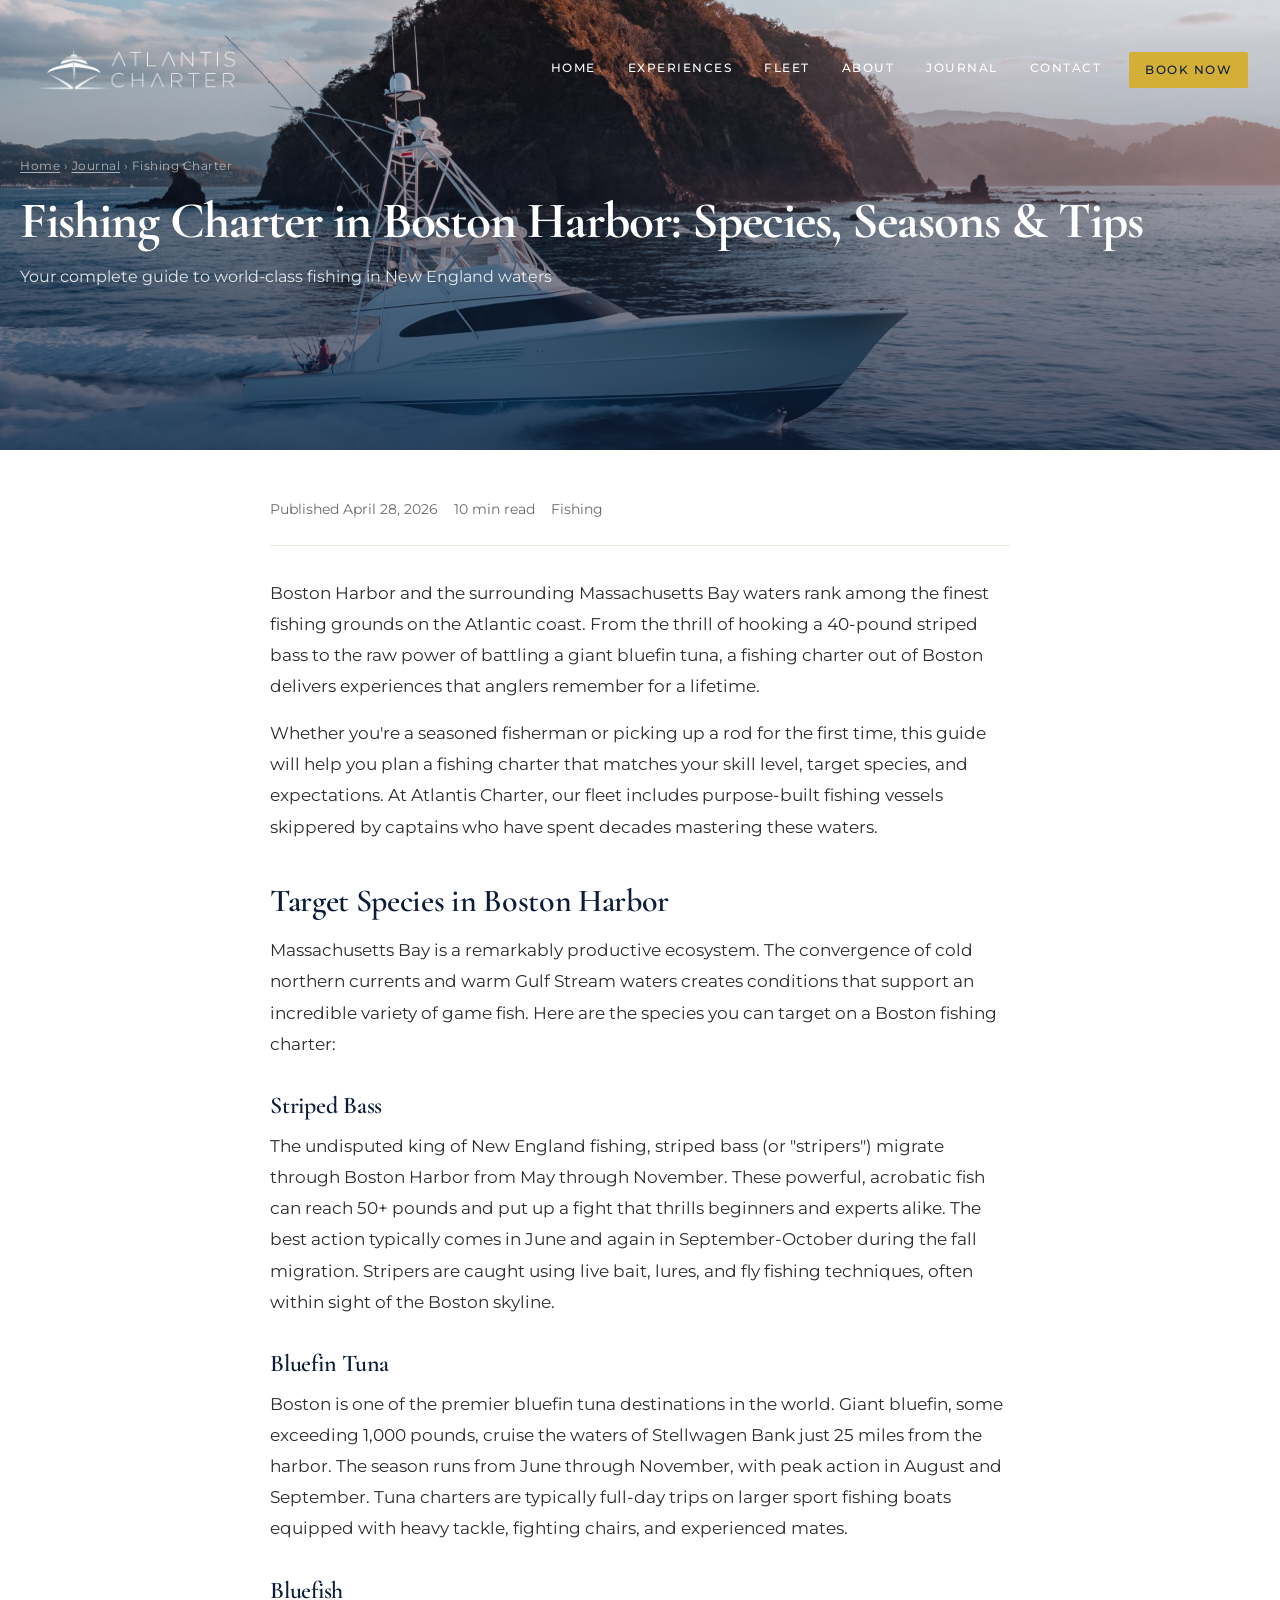
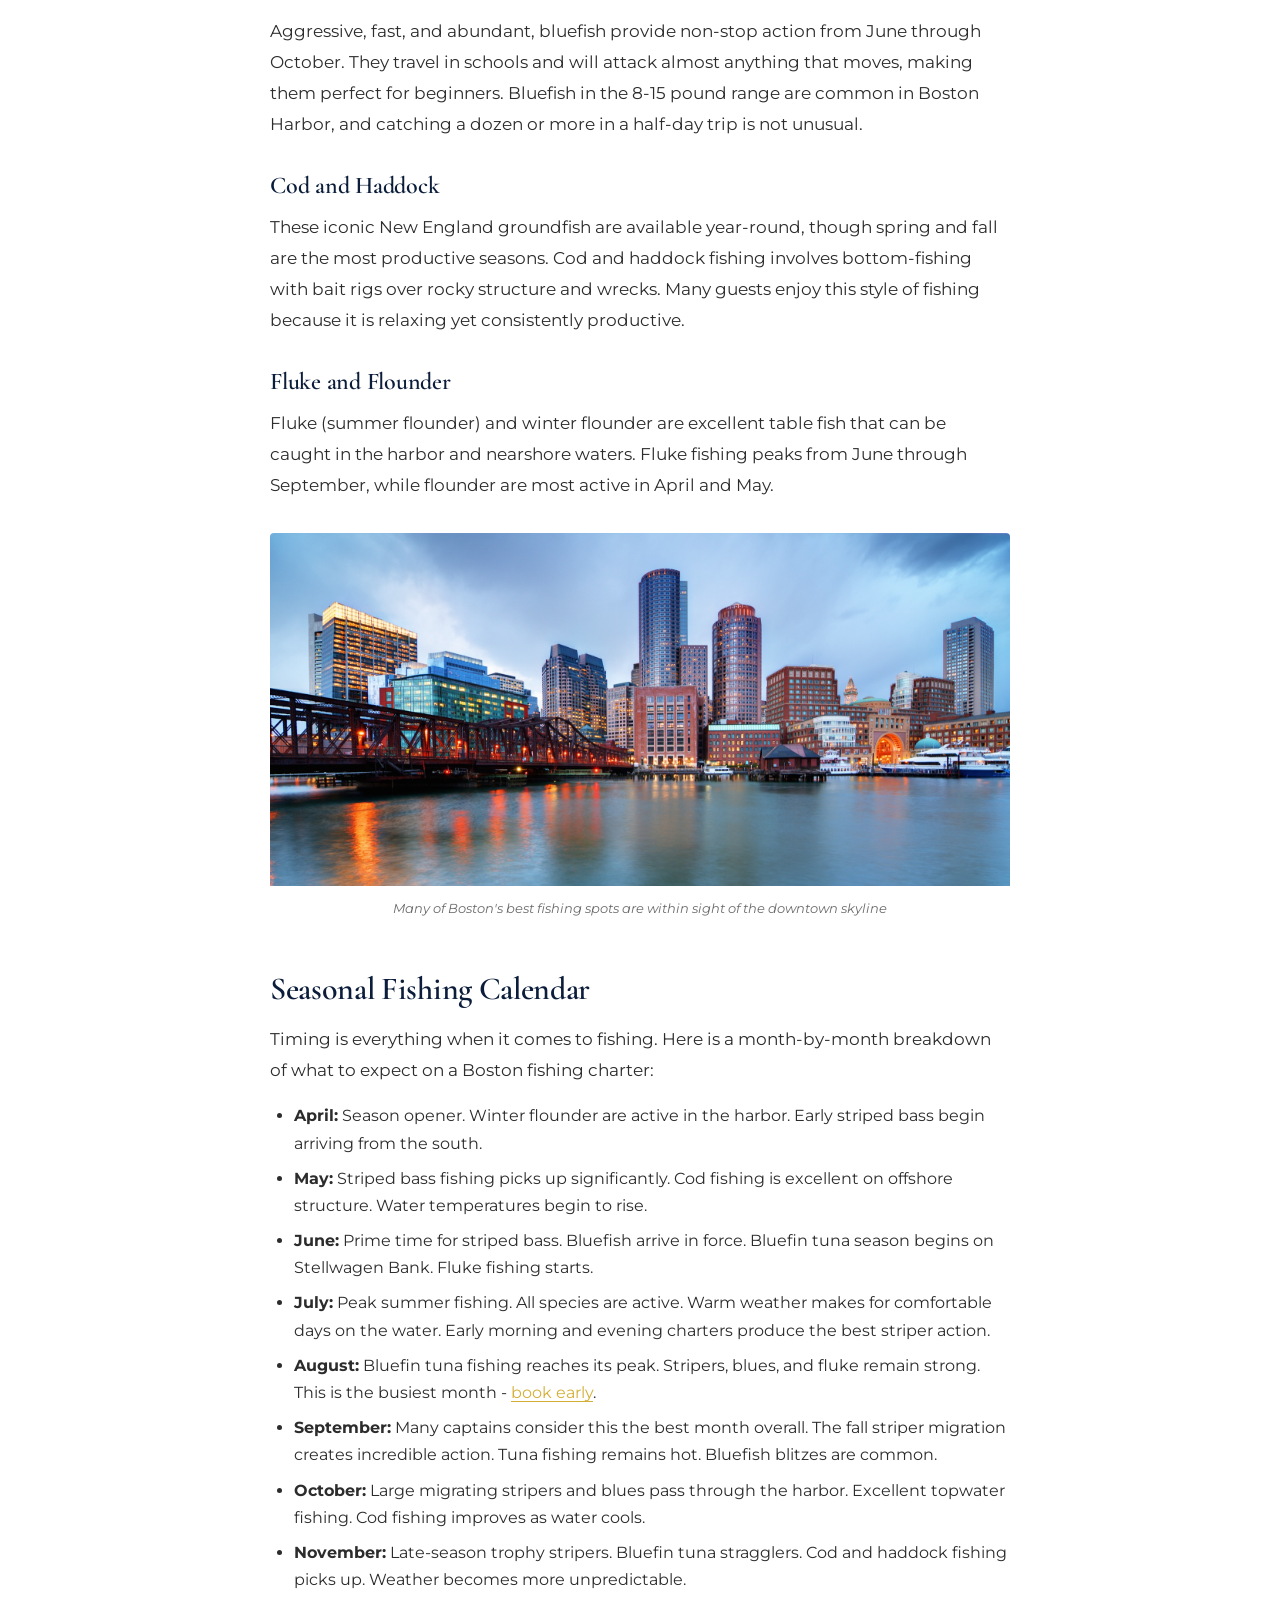
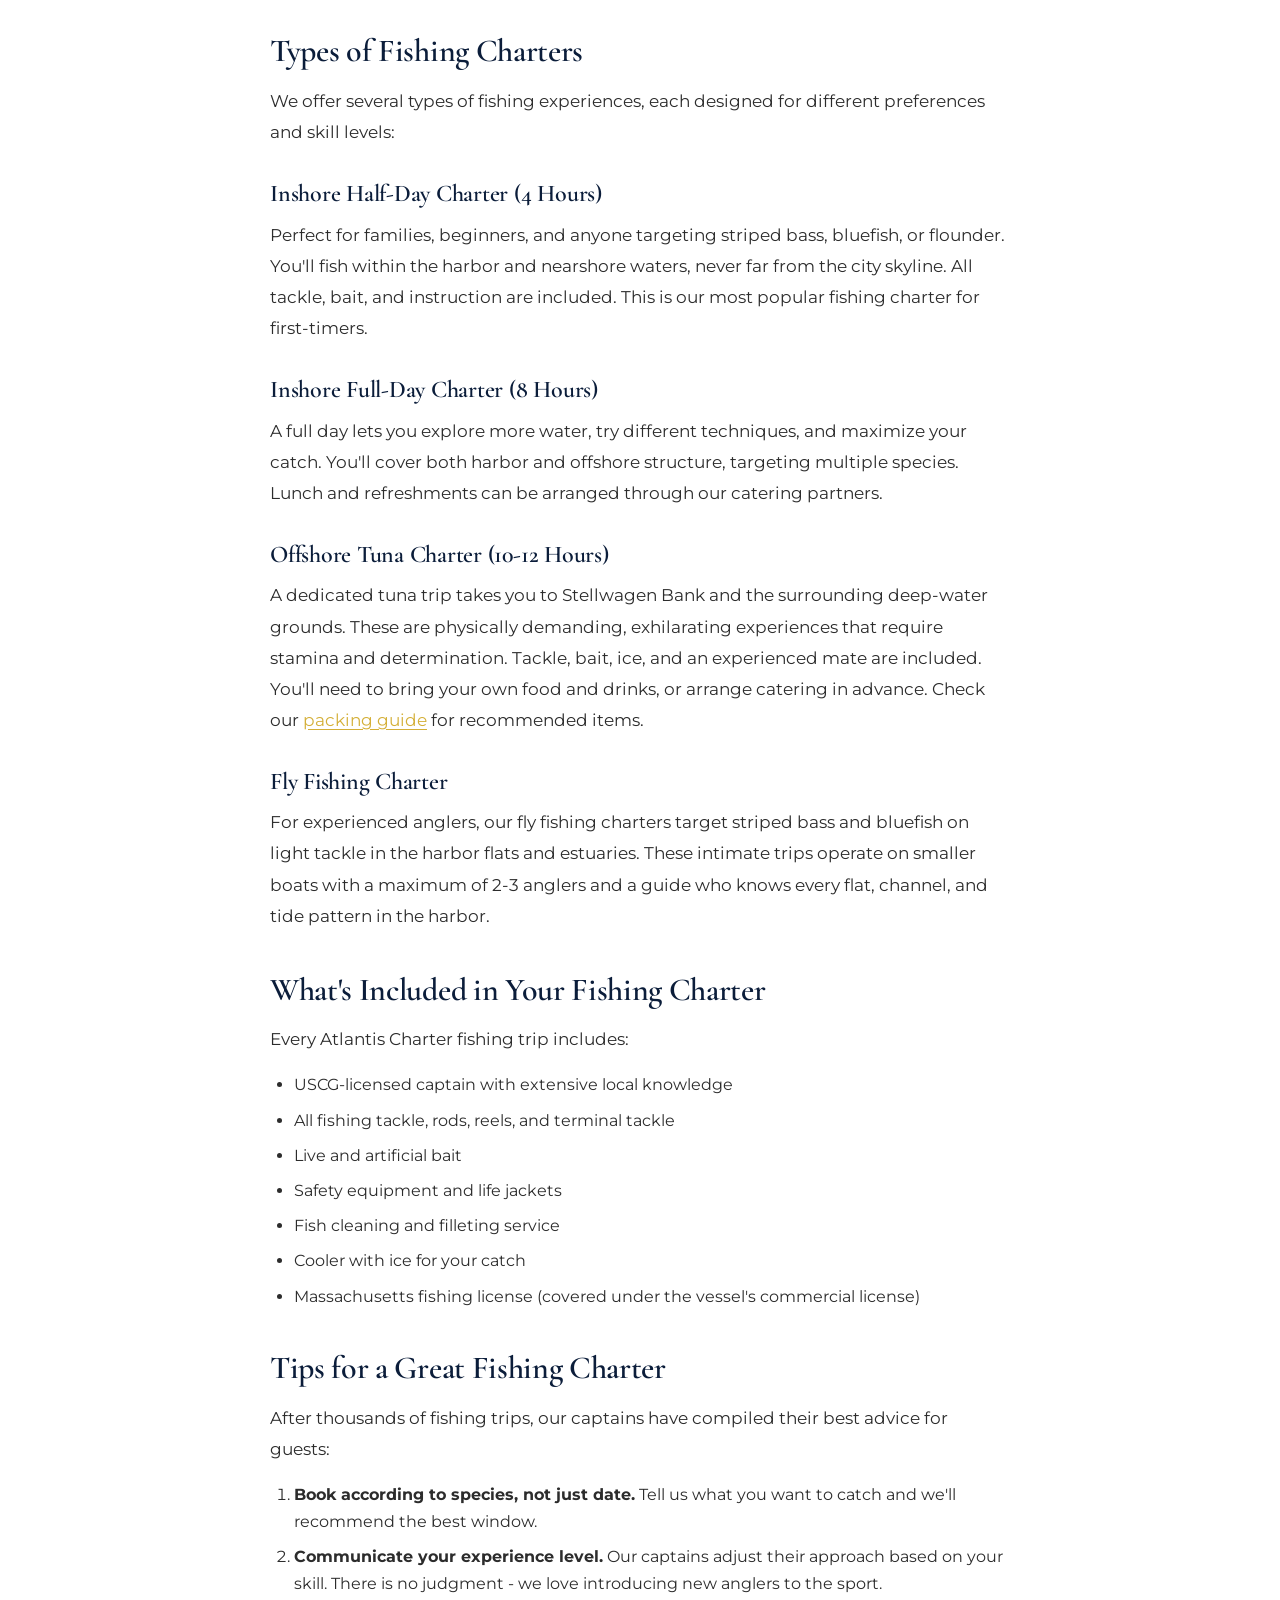
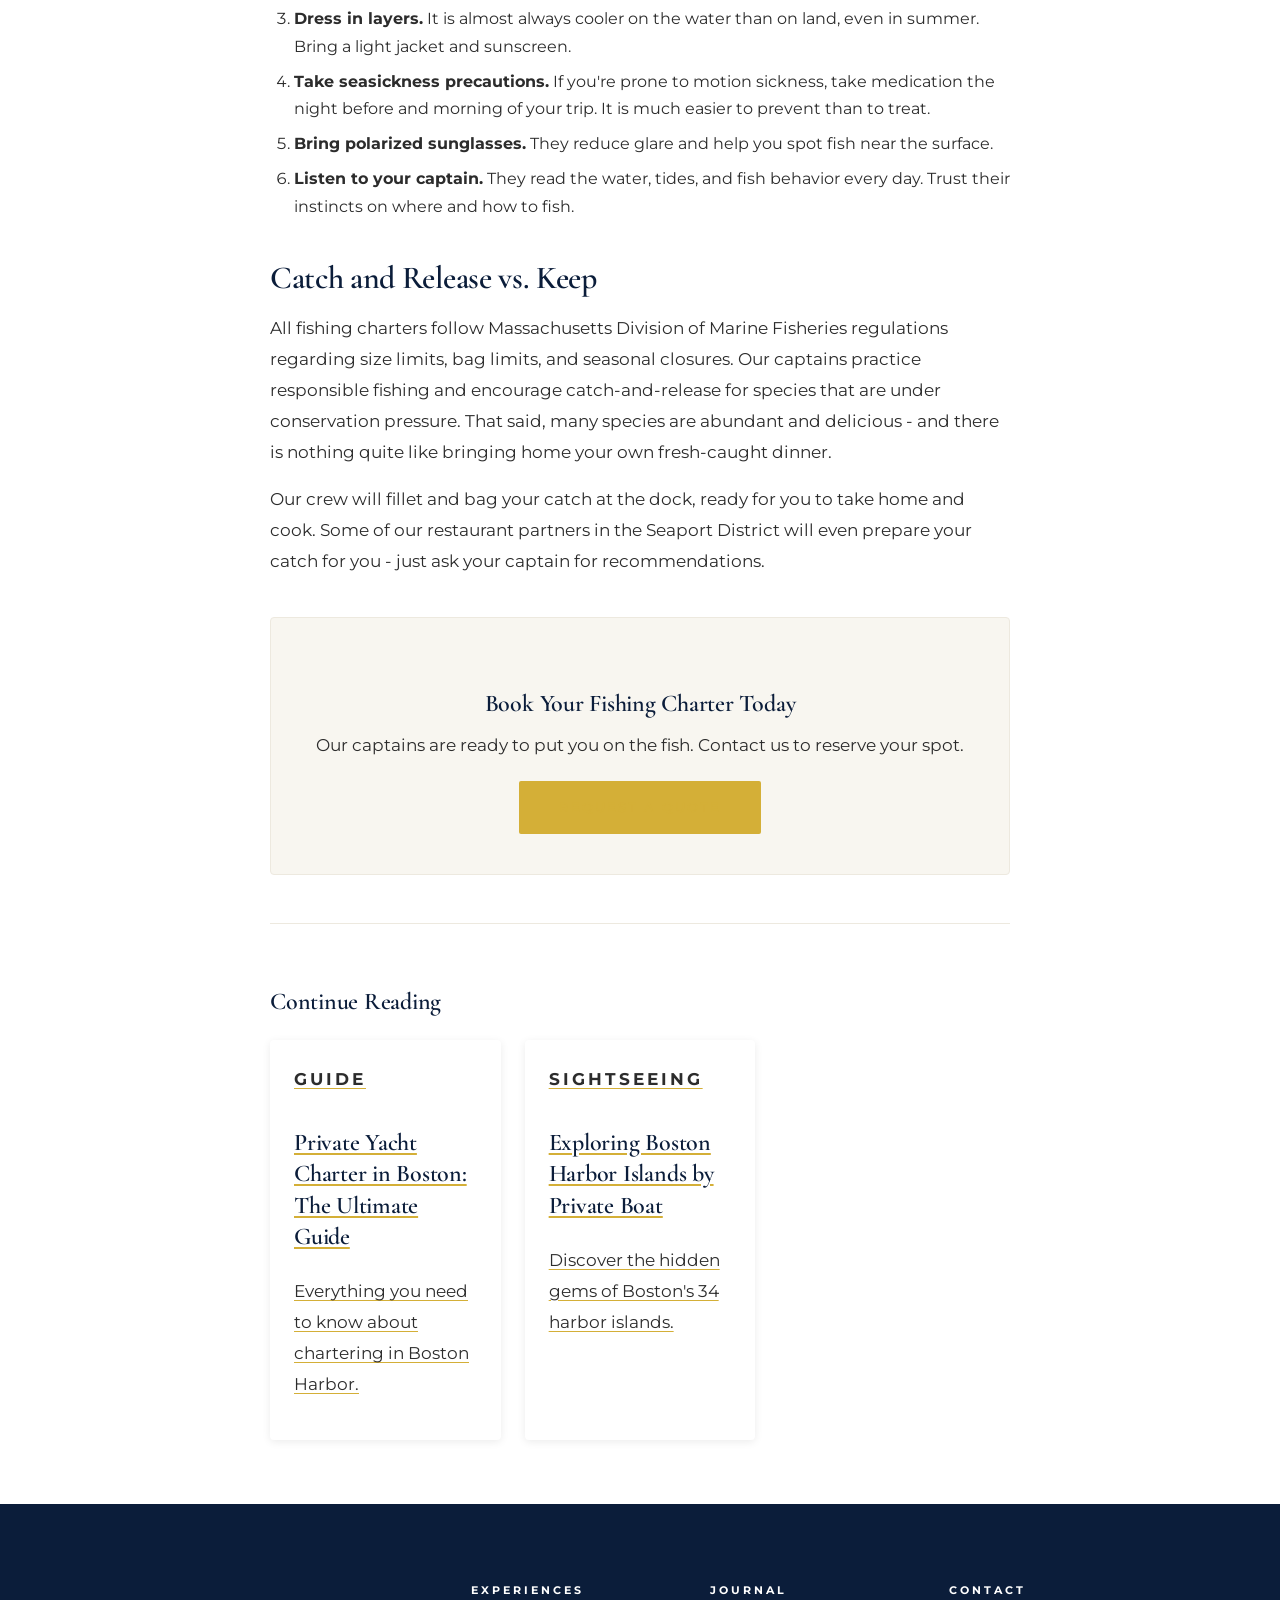
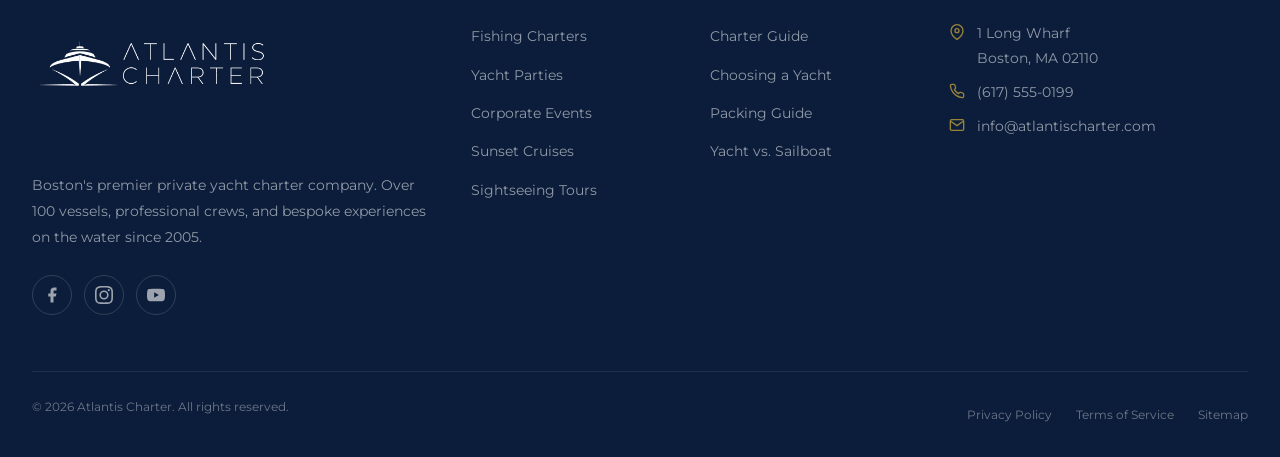
<file: blog/fishing-charter-boston-harbor.html>
<!DOCTYPE html>
<html lang="en">
<head>
  <meta charset="UTF-8">
  <meta name="viewport" content="width=device-width, initial-scale=1.0">
  <title>Fishing Charter in Boston Harbor: Species, Seasons & Tips | Atlantis Charter</title>
  <meta name="description" content="Plan the perfect fishing charter in Boston Harbor. Learn about target species like striped bass and bluefin tuna, the best seasons to fish, and expert tips for an incredible day on the water.">
  <link rel="canonical" href="https://atlantischarter.com/blog/fishing-charter-boston-harbor.html">
  <meta property="og:title" content="Fishing Charter in Boston Harbor: Species, Seasons & Tips">
  <meta property="og:description" content="Your complete guide to fishing charters in Boston. Target species, seasonal calendars, and insider tips from experienced captains.">
  <meta property="og:image" content="https://atlantischarter.com/images/large-sportfishing-boat-sailing-off-costa-rica-wit.jpg">
  <meta property="og:url" content="https://atlantischarter.com/blog/fishing-charter-boston-harbor.html">
  <meta property="og:type" content="article">
  <meta name="twitter:card" content="summary_large_image">
  <link rel="preconnect" href="https://fonts.googleapis.com">
  <link rel="preconnect" href="https://fonts.gstatic.com" crossorigin>
  <link href="https://fonts.googleapis.com/css2?family=Cormorant+Garamond:ital,wght@0,400;0,600;0,700;1,400&family=Montserrat:wght@300;400;500;600;700&display=swap" rel="stylesheet">
  <link rel="stylesheet" href="../styles.css">
</head>
<body>

  <header class="site-header scrolled" role="banner">
    <div class="header-inner">
      <a href="/" class="logo" aria-label="Atlantis Charter Home"><img src="../images/logo-horizontal.png" alt="Atlantis Charter" class="logo__img"></a>
      <nav class="nav-links" role="navigation" aria-label="Main navigation">
        <a href="/">Home</a>
        <a href="/#experiences">Experiences</a>
        <a href="/#fleet">Fleet</a>
        <a href="/#about">About</a>
        <a href="/#blog">Journal</a>
        <a href="/#contact">Contact</a>
        <a href="/#contact" class="btn btn-primary nav-cta">Book Now</a>
      </nav>
      <button class="hamburger" aria-label="Toggle navigation menu" aria-expanded="false">
        <span></span><span></span><span></span>
      </button>
    </div>
  </header>

  <section class="page-hero">
    <div class="hero-bg" style="background-image:url('../images/large-sportfishing-boat-sailing-off-costa-rica-wit.jpg');" role="img" aria-label="Sportfishing boat heading out to open water"></div>
    <div class="hero-content">
      <nav class="breadcrumb" aria-label="Breadcrumb"><a href="/">Home</a> &rsaquo; <a href="/#blog">Journal</a> &rsaquo; Fishing Charter</nav>
      <h1>Fishing Charter in Boston Harbor: Species, Seasons & Tips</h1>
      <p class="subtitle">Your complete guide to world-class fishing in New England waters</p>
    </div>
  </section>

  <main>
    <article class="article-wrapper">
      <div class="article-meta">
        <span>Published April 28, 2026</span>
        <span>10 min read</span>
        <span>Fishing</span>
      </div>

      <p>Boston Harbor and the surrounding Massachusetts Bay waters rank among the finest fishing grounds on the Atlantic coast. From the thrill of hooking a 40-pound striped bass to the raw power of battling a giant bluefin tuna, a fishing charter out of Boston delivers experiences that anglers remember for a lifetime.</p>

      <p>Whether you're a seasoned fisherman or picking up a rod for the first time, this guide will help you plan a fishing charter that matches your skill level, target species, and expectations. At Atlantis Charter, our fleet includes purpose-built fishing vessels skippered by captains who have spent decades mastering these waters.</p>

      <h2>Target Species in Boston Harbor</h2>

      <p>Massachusetts Bay is a remarkably productive ecosystem. The convergence of cold northern currents and warm Gulf Stream waters creates conditions that support an incredible variety of game fish. Here are the species you can target on a Boston fishing charter:</p>

      <h3>Striped Bass</h3>
      <p>The undisputed king of New England fishing, striped bass (or "stripers") migrate through Boston Harbor from May through November. These powerful, acrobatic fish can reach 50+ pounds and put up a fight that thrills beginners and experts alike. The best action typically comes in June and again in September-October during the fall migration. Stripers are caught using live bait, lures, and fly fishing techniques, often within sight of the Boston skyline.</p>

      <h3>Bluefin Tuna</h3>
      <p>Boston is one of the premier bluefin tuna destinations in the world. Giant bluefin, some exceeding 1,000 pounds, cruise the waters of Stellwagen Bank just 25 miles from the harbor. The season runs from June through November, with peak action in August and September. Tuna charters are typically full-day trips on larger sport fishing boats equipped with heavy tackle, fighting chairs, and experienced mates.</p>

      <h3>Bluefish</h3>
      <p>Aggressive, fast, and abundant, bluefish provide non-stop action from June through October. They travel in schools and will attack almost anything that moves, making them perfect for beginners. Bluefish in the 8-15 pound range are common in Boston Harbor, and catching a dozen or more in a half-day trip is not unusual.</p>

      <h3>Cod and Haddock</h3>
      <p>These iconic New England groundfish are available year-round, though spring and fall are the most productive seasons. Cod and haddock fishing involves bottom-fishing with bait rigs over rocky structure and wrecks. Many guests enjoy this style of fishing because it is relaxing yet consistently productive.</p>

      <h3>Fluke and Flounder</h3>
      <p>Fluke (summer flounder) and winter flounder are excellent table fish that can be caught in the harbor and nearshore waters. Fluke fishing peaks from June through September, while flounder are most active in April and May.</p>

      <figure class="article-image">
        <img src="../images/skyline-of-downtown-boston-from-the-pier.jpg" alt="Boston skyline viewed from a harbor pier at dusk" width="780" height="520" loading="lazy">
        <figcaption>Many of Boston's best fishing spots are within sight of the downtown skyline</figcaption>
      </figure>

      <h2>Seasonal Fishing Calendar</h2>

      <p>Timing is everything when it comes to fishing. Here is a month-by-month breakdown of what to expect on a Boston fishing charter:</p>

      <ul>
        <li><strong>April:</strong> Season opener. Winter flounder are active in the harbor. Early striped bass begin arriving from the south.</li>
        <li><strong>May:</strong> Striped bass fishing picks up significantly. Cod fishing is excellent on offshore structure. Water temperatures begin to rise.</li>
        <li><strong>June:</strong> Prime time for striped bass. Bluefish arrive in force. Bluefin tuna season begins on Stellwagen Bank. Fluke fishing starts.</li>
        <li><strong>July:</strong> Peak summer fishing. All species are active. Warm weather makes for comfortable days on the water. Early morning and evening charters produce the best striper action.</li>
        <li><strong>August:</strong> Bluefin tuna fishing reaches its peak. Stripers, blues, and fluke remain strong. This is the busiest month - <a href="private-yacht-charter-boston.html">book early</a>.</li>
        <li><strong>September:</strong> Many captains consider this the best month overall. The fall striper migration creates incredible action. Tuna fishing remains hot. Bluefish blitzes are common.</li>
        <li><strong>October:</strong> Large migrating stripers and blues pass through the harbor. Excellent topwater fishing. Cod fishing improves as water cools.</li>
        <li><strong>November:</strong> Late-season trophy stripers. Bluefin tuna stragglers. Cod and haddock fishing picks up. Weather becomes more unpredictable.</li>
      </ul>

      <h2>Types of Fishing Charters</h2>

      <p>We offer several types of fishing experiences, each designed for different preferences and skill levels:</p>

      <h3>Inshore Half-Day Charter (4 Hours)</h3>
      <p>Perfect for families, beginners, and anyone targeting striped bass, bluefish, or flounder. You'll fish within the harbor and nearshore waters, never far from the city skyline. All tackle, bait, and instruction are included. This is our most popular fishing charter for first-timers.</p>

      <h3>Inshore Full-Day Charter (8 Hours)</h3>
      <p>A full day lets you explore more water, try different techniques, and maximize your catch. You'll cover both harbor and offshore structure, targeting multiple species. Lunch and refreshments can be arranged through our catering partners.</p>

      <h3>Offshore Tuna Charter (10-12 Hours)</h3>
      <p>A dedicated tuna trip takes you to Stellwagen Bank and the surrounding deep-water grounds. These are physically demanding, exhilarating experiences that require stamina and determination. Tackle, bait, ice, and an experienced mate are included. You'll need to bring your own food and drinks, or arrange catering in advance. Check our <a href="what-to-bring-yacht-charter.html">packing guide</a> for recommended items.</p>

      <h3>Fly Fishing Charter</h3>
      <p>For experienced anglers, our fly fishing charters target striped bass and bluefish on light tackle in the harbor flats and estuaries. These intimate trips operate on smaller boats with a maximum of 2-3 anglers and a guide who knows every flat, channel, and tide pattern in the harbor.</p>

      <h2>What's Included in Your Fishing Charter</h2>

      <p>Every Atlantis Charter fishing trip includes:</p>

      <ul>
        <li>USCG-licensed captain with extensive local knowledge</li>
        <li>All fishing tackle, rods, reels, and terminal tackle</li>
        <li>Live and artificial bait</li>
        <li>Safety equipment and life jackets</li>
        <li>Fish cleaning and filleting service</li>
        <li>Cooler with ice for your catch</li>
        <li>Massachusetts fishing license (covered under the vessel's commercial license)</li>
      </ul>

      <h2>Tips for a Great Fishing Charter</h2>

      <p>After thousands of fishing trips, our captains have compiled their best advice for guests:</p>

      <ol>
        <li><strong>Book according to species, not just date.</strong> Tell us what you want to catch and we'll recommend the best window.</li>
        <li><strong>Communicate your experience level.</strong> Our captains adjust their approach based on your skill. There is no judgment - we love introducing new anglers to the sport.</li>
        <li><strong>Dress in layers.</strong> It is almost always cooler on the water than on land, even in summer. Bring a light jacket and sunscreen.</li>
        <li><strong>Take seasickness precautions.</strong> If you're prone to motion sickness, take medication the night before and morning of your trip. It is much easier to prevent than to treat.</li>
        <li><strong>Bring polarized sunglasses.</strong> They reduce glare and help you spot fish near the surface.</li>
        <li><strong>Listen to your captain.</strong> They read the water, tides, and fish behavior every day. Trust their instincts on where and how to fish.</li>
      </ol>

      <h2>Catch and Release vs. Keep</h2>

      <p>All fishing charters follow Massachusetts Division of Marine Fisheries regulations regarding size limits, bag limits, and seasonal closures. Our captains practice responsible fishing and encourage catch-and-release for species that are under conservation pressure. That said, many species are abundant and delicious - and there is nothing quite like bringing home your own fresh-caught dinner.</p>

      <p>Our crew will fillet and bag your catch at the dock, ready for you to take home and cook. Some of our restaurant partners in the Seaport District will even prepare your catch for you - just ask your captain for recommendations.</p>

      <div class="article-cta">
        <h3>Book Your Fishing Charter Today</h3>
        <p>Our captains are ready to put you on the fish. Contact us to reserve your spot.</p>
        <a href="/#contact" class="btn btn-primary">Request a Quote</a>
      </div>

      <div class="related-posts">
        <h3>Continue Reading</h3>
        <div class="blog-grid">
          <a href="private-yacht-charter-boston.html" class="blog-card">
            <div class="blog-card-content">
              <p class="blog-card-tag">Guide</p>
              <h3>Private Yacht Charter in Boston: The Ultimate Guide</h3>
              <p>Everything you need to know about chartering in Boston Harbor.</p>
            </div>
          </a>
          <a href="boston-harbor-islands-by-boat.html" class="blog-card">
            <div class="blog-card-content">
              <p class="blog-card-tag">Sightseeing</p>
              <h3>Exploring Boston Harbor Islands by Private Boat</h3>
              <p>Discover the hidden gems of Boston's 34 harbor islands.</p>
            </div>
          </a>
        </div>
      </div>
    </article>
  </main>

  <footer class="site-footer" role="contentinfo">
    <div class="container">
      <div class="footer-grid">
        <div class="footer-brand">
          <a href="/" class="logo" aria-label="Atlantis Charter Home"><img src="../images/logo-horizontal.png" alt="Atlantis Charter" class="logo__img"></a>
          <p>Boston's premier private yacht charter company. Over 100 vessels, professional crews, and bespoke experiences on the water since 2005.</p>
          <div class="footer-social">
            <a href="https://www.facebook.com/atlantischarter" aria-label="Facebook" rel="noopener noreferrer" target="_blank"><svg width="18" height="18" fill="currentColor" viewBox="0 0 24 24"><path d="M18 2h-3a5 5 0 0 0-5 5v3H7v4h3v8h4v-8h3l1-4h-4V7a1 1 0 0 1 1-1h3z"/></svg></a>
            <a href="https://www.instagram.com/atlantischarter" aria-label="Instagram" rel="noopener noreferrer" target="_blank"><svg width="18" height="18" fill="currentColor" viewBox="0 0 24 24"><path d="M12 2.163c3.204 0 3.584.012 4.85.07 3.252.148 4.771 1.691 4.919 4.919.058 1.265.069 1.645.069 4.849 0 3.205-.012 3.584-.069 4.849-.149 3.225-1.664 4.771-4.919 4.919-1.266.058-1.644.07-4.85.07-3.204 0-3.584-.012-4.849-.07-3.26-.149-4.771-1.699-4.919-4.92-.058-1.265-.07-1.644-.07-4.849 0-3.204.013-3.583.07-4.849.149-3.227 1.664-4.771 4.919-4.919 1.266-.057 1.645-.069 4.849-.069zM12 0C8.741 0 8.333.014 7.053.072 2.695.272.273 2.69.073 7.052.014 8.333 0 8.741 0 12c0 3.259.014 3.668.072 4.948.2 4.358 2.618 6.78 6.98 6.98C8.333 23.986 8.741 24 12 24c3.259 0 3.668-.014 4.948-.072 4.354-.2 6.782-2.618 6.979-6.98.059-1.28.073-1.689.073-4.948 0-3.259-.014-3.667-.072-4.947-.196-4.354-2.617-6.78-6.979-6.98C15.668.014 15.259 0 12 0zm0 5.838a6.162 6.162 0 1 0 0 12.324 6.162 6.162 0 0 0 0-12.324zM12 16a4 4 0 1 1 0-8 4 4 0 0 1 0 8zm6.406-11.845a1.44 1.44 0 1 0 0 2.881 1.44 1.44 0 0 0 0-2.881z"/></svg></a>
            <a href="https://www.youtube.com/@atlantischarter" aria-label="YouTube" rel="noopener noreferrer" target="_blank"><svg width="18" height="18" fill="currentColor" viewBox="0 0 24 24"><path d="M23.498 6.186a3.016 3.016 0 0 0-2.122-2.136C19.505 3.545 12 3.545 12 3.545s-7.505 0-9.377.505A3.017 3.017 0 0 0 .502 6.186C0 8.07 0 12 0 12s0 3.93.502 5.814a3.016 3.016 0 0 0 2.122 2.136c1.871.505 9.376.505 9.376.505s7.505 0 9.377-.505a3.015 3.015 0 0 0 2.122-2.136C24 15.93 24 12 24 12s0-3.93-.502-5.814zM9.545 15.568V8.432L15.818 12l-6.273 3.568z"/></svg></a>
          </div>
        </div>
        <div class="footer-col">
          <h4>Experiences</h4>
          <ul>
            <li><a href="fishing-charter-boston-harbor.html">Fishing Charters</a></li>
            <li><a href="yacht-party-planning-guide.html">Yacht Parties</a></li>
            <li><a href="corporate-events-on-yacht.html">Corporate Events</a></li>
            <li><a href="sunset-cruise-boston.html">Sunset Cruises</a></li>
            <li><a href="boston-harbor-islands-by-boat.html">Sightseeing Tours</a></li>
          </ul>
        </div>
        <div class="footer-col">
          <h4>Journal</h4>
          <ul>
            <li><a href="private-yacht-charter-boston.html">Charter Guide</a></li>
            <li><a href="choosing-right-yacht-size.html">Choosing a Yacht</a></li>
            <li><a href="what-to-bring-yacht-charter.html">Packing Guide</a></li>
            <li><a href="luxury-yacht-vs-sailboat.html">Yacht vs. Sailboat</a></li>
          </ul>
        </div>
        <div class="footer-col">
          <h4>Contact</h4>
          <ul class="footer-contact">
            <li><svg width="16" height="16" fill="none" stroke="currentColor" stroke-width="2" viewBox="0 0 24 24"><path d="M21 10c0 7-9 13-9 13s-9-6-9-13a9 9 0 0 1 18 0z"/><circle cx="12" cy="10" r="3"/></svg>1 Long Wharf<br>Boston, MA 02110</li>
            <li><svg width="16" height="16" fill="none" stroke="currentColor" stroke-width="2" viewBox="0 0 24 24"><path d="M22 16.92v3a2 2 0 0 1-2.18 2 19.79 19.79 0 0 1-8.63-3.07 19.5 19.5 0 0 1-6-6A19.79 19.79 0 0 1 2.12 4.18 2 2 0 0 1 4.11 2h3a2 2 0 0 1 2 1.72c.127.96.361 1.903.7 2.81a2 2 0 0 1-.45 2.11L8.09 9.91a16 16 0 0 0 6 6l1.27-1.27a2 2 0 0 1 2.11-.45c.907.339 1.85.573 2.81.7A2 2 0 0 1 22 16.92z"/></svg>(617) 555-0199</li>
            <li><svg width="16" height="16" fill="none" stroke="currentColor" stroke-width="2" viewBox="0 0 24 24"><path d="M4 4h16c1.1 0 2 .9 2 2v12c0 1.1-.9 2-2 2H4c-1.1 0-2-.9-2-2V6c0-1.1.9-2 2-2z"/><polyline points="22,6 12,13 2,6"/></svg>info@atlantischarter.com</li>
          </ul>
        </div>
      </div>
      <div class="footer-bottom">
        <p>&copy; 2026 Atlantis Charter. All rights reserved.</p>
        <div class="footer-bottom-links"><a href="#">Privacy Policy</a><a href="#">Terms of Service</a><a href="/sitemap.xml">Sitemap</a></div>
      </div>
    </div>
  </footer>
  <script src="../script.js"></script>
</body>
</html>
</file>
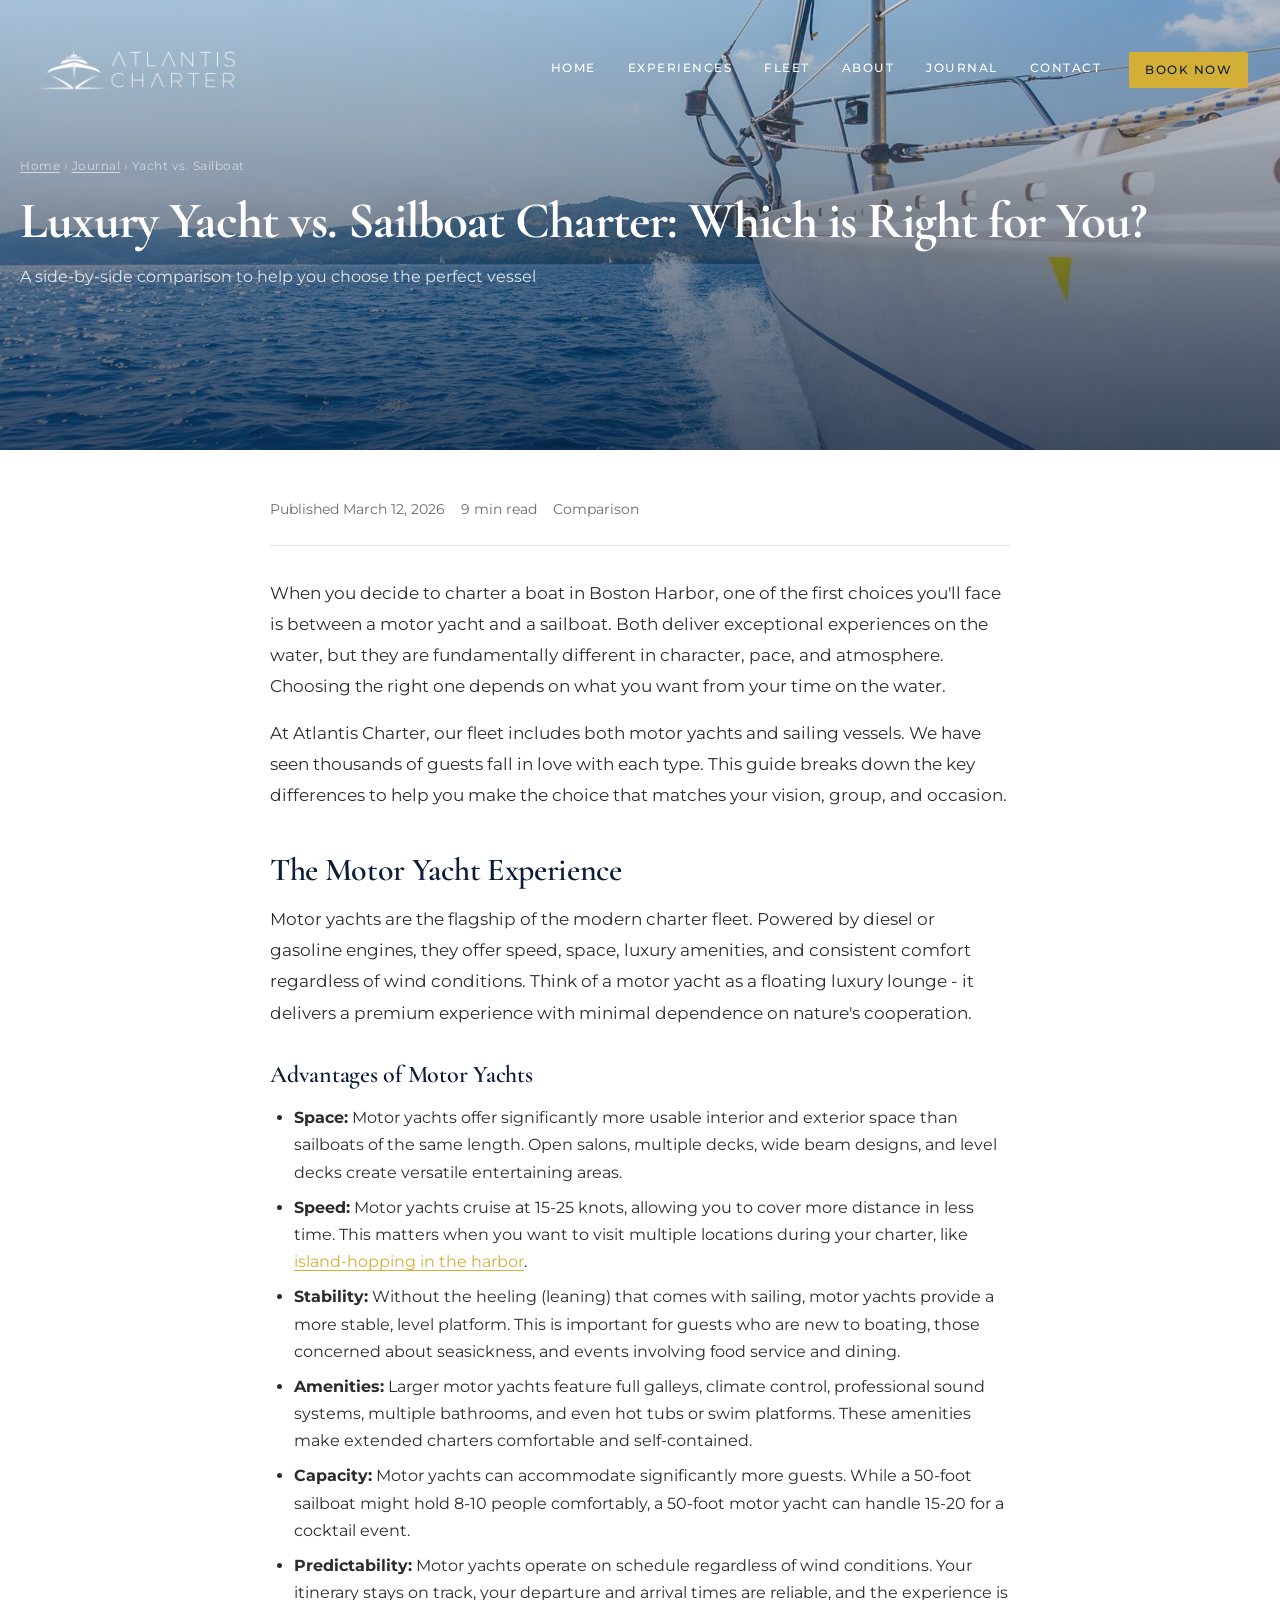
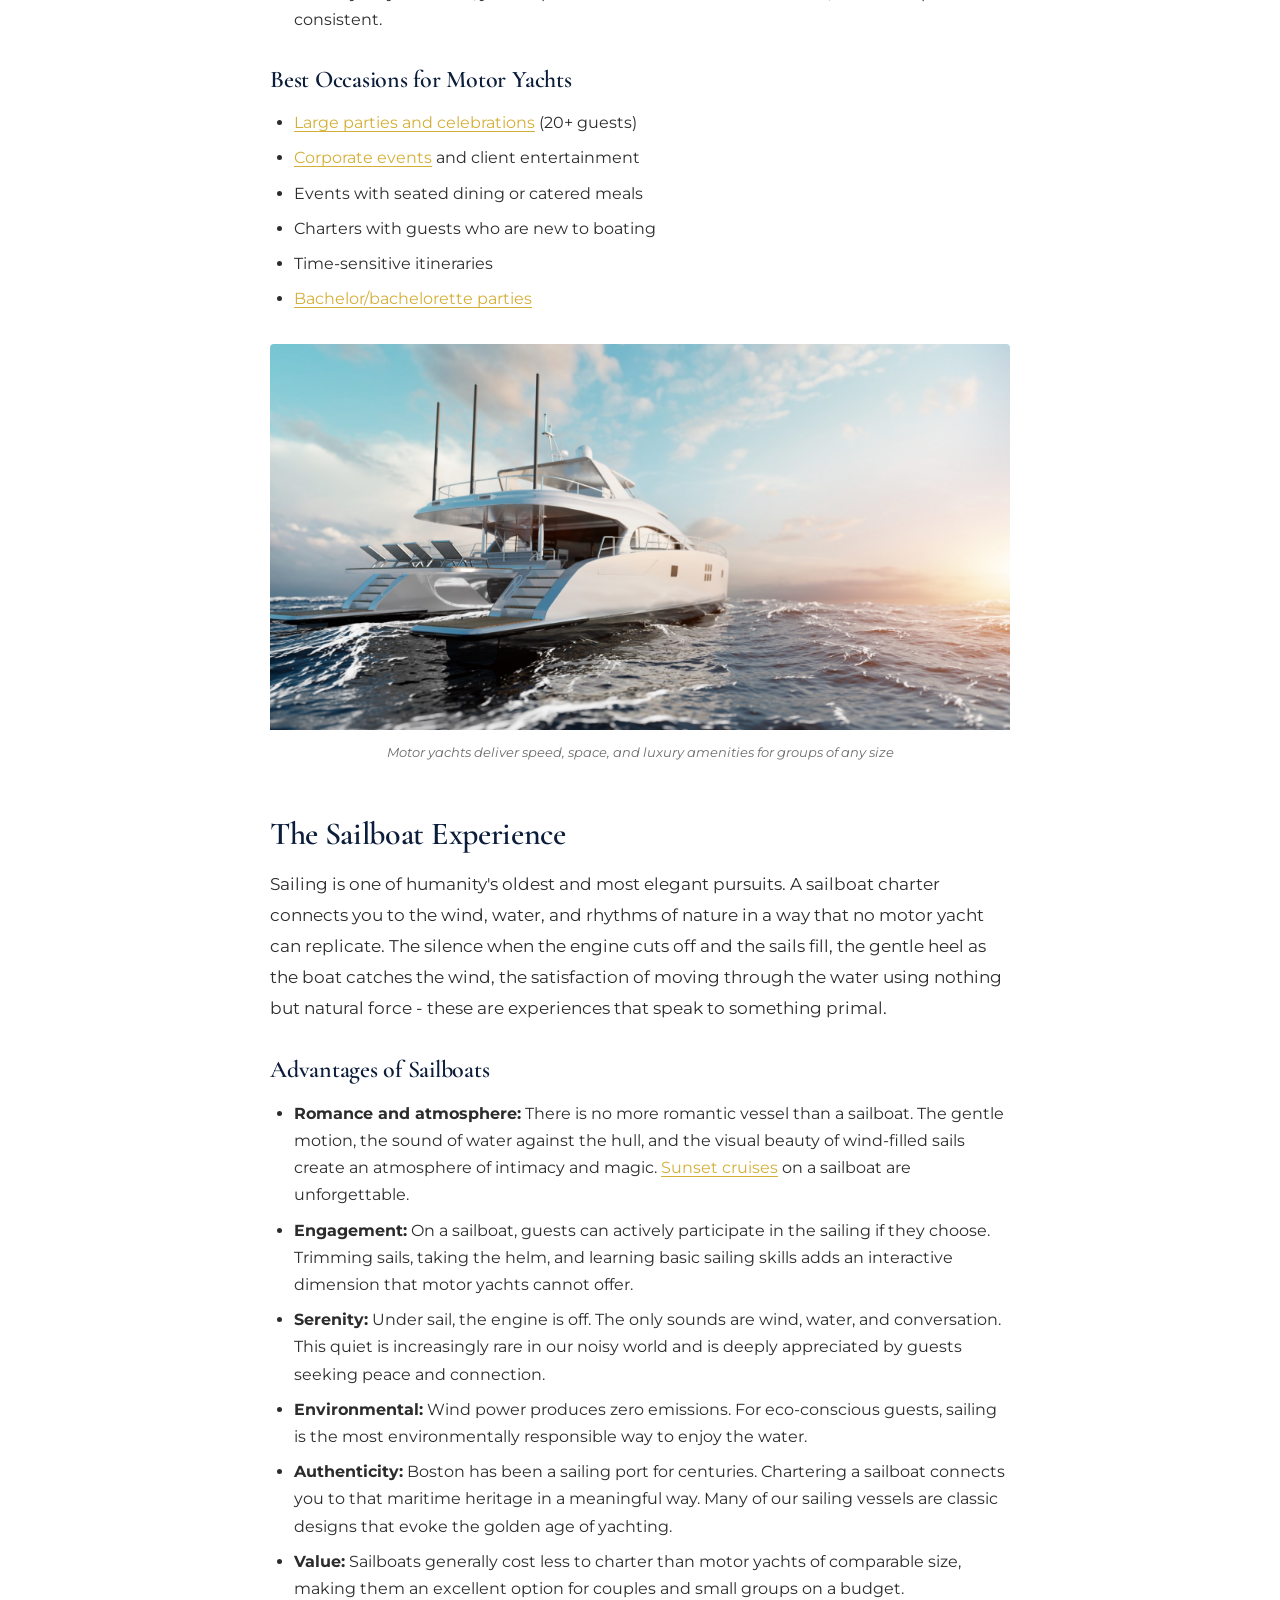
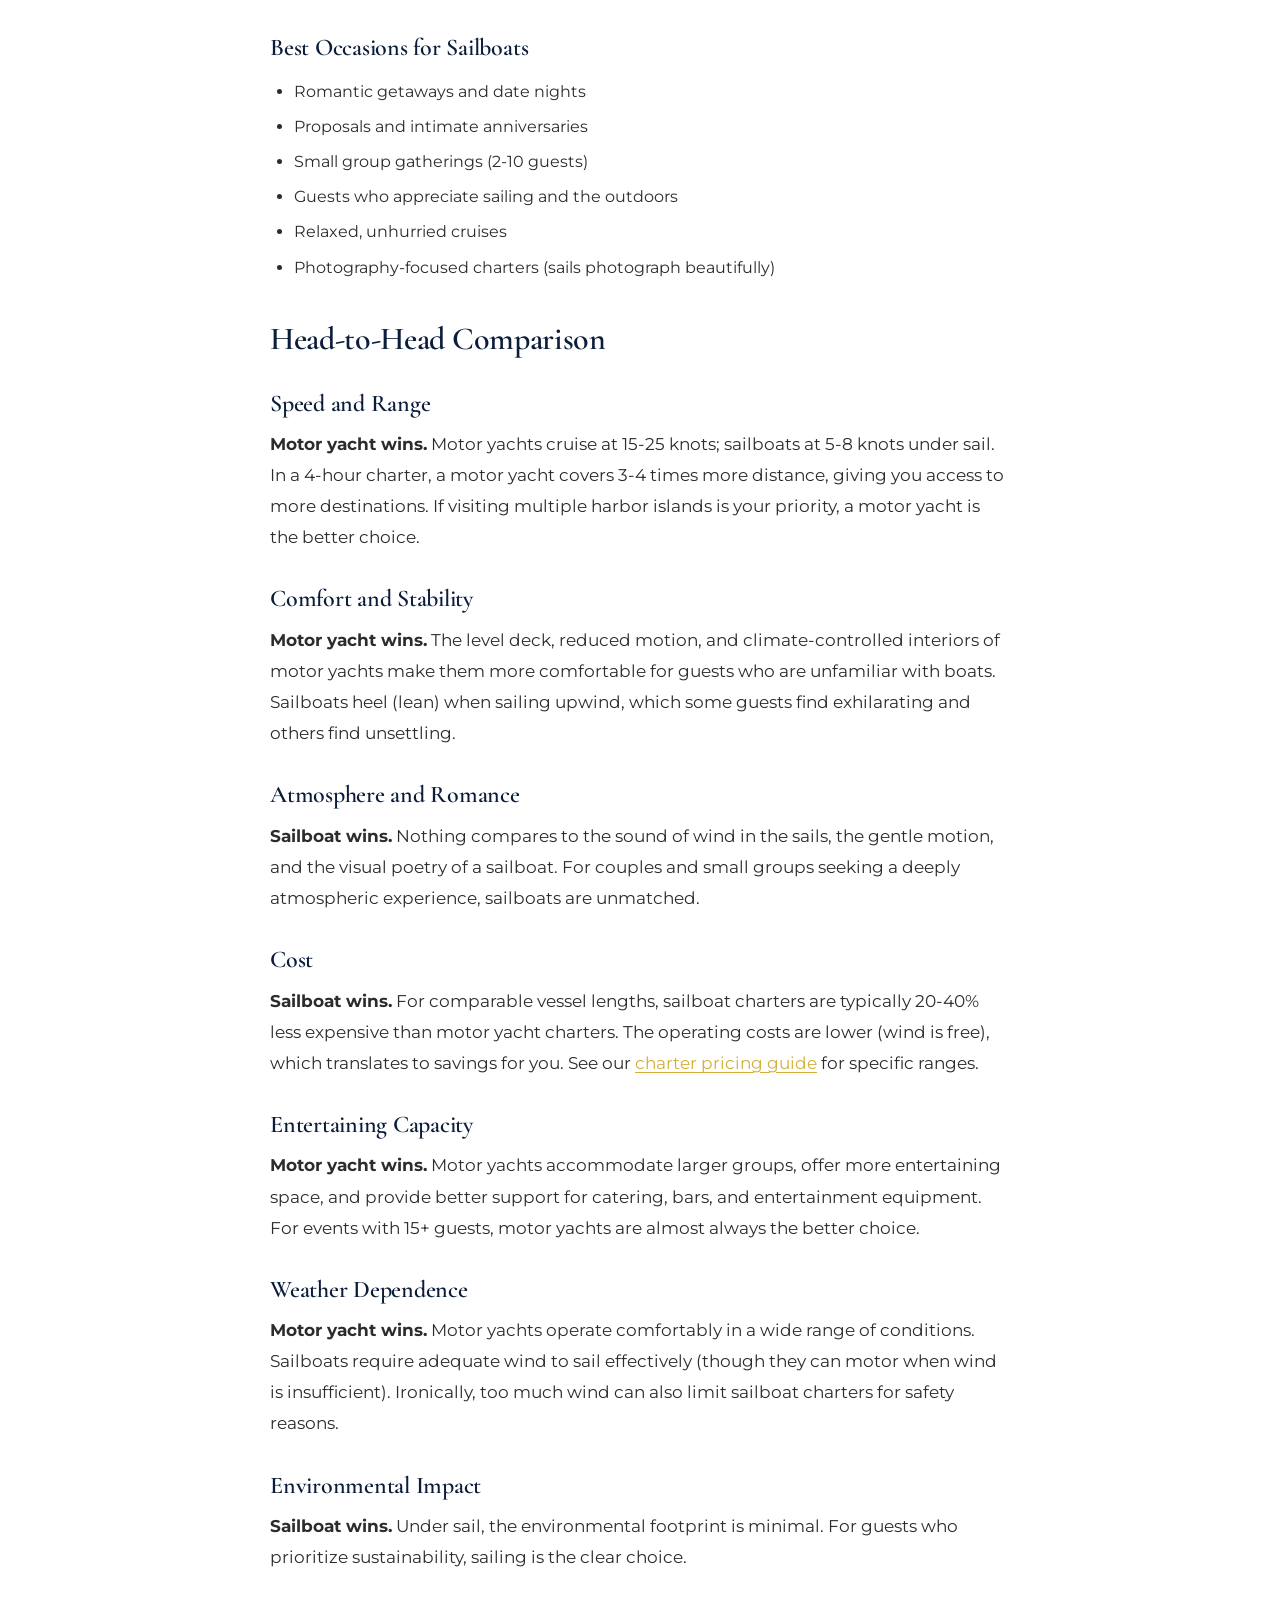
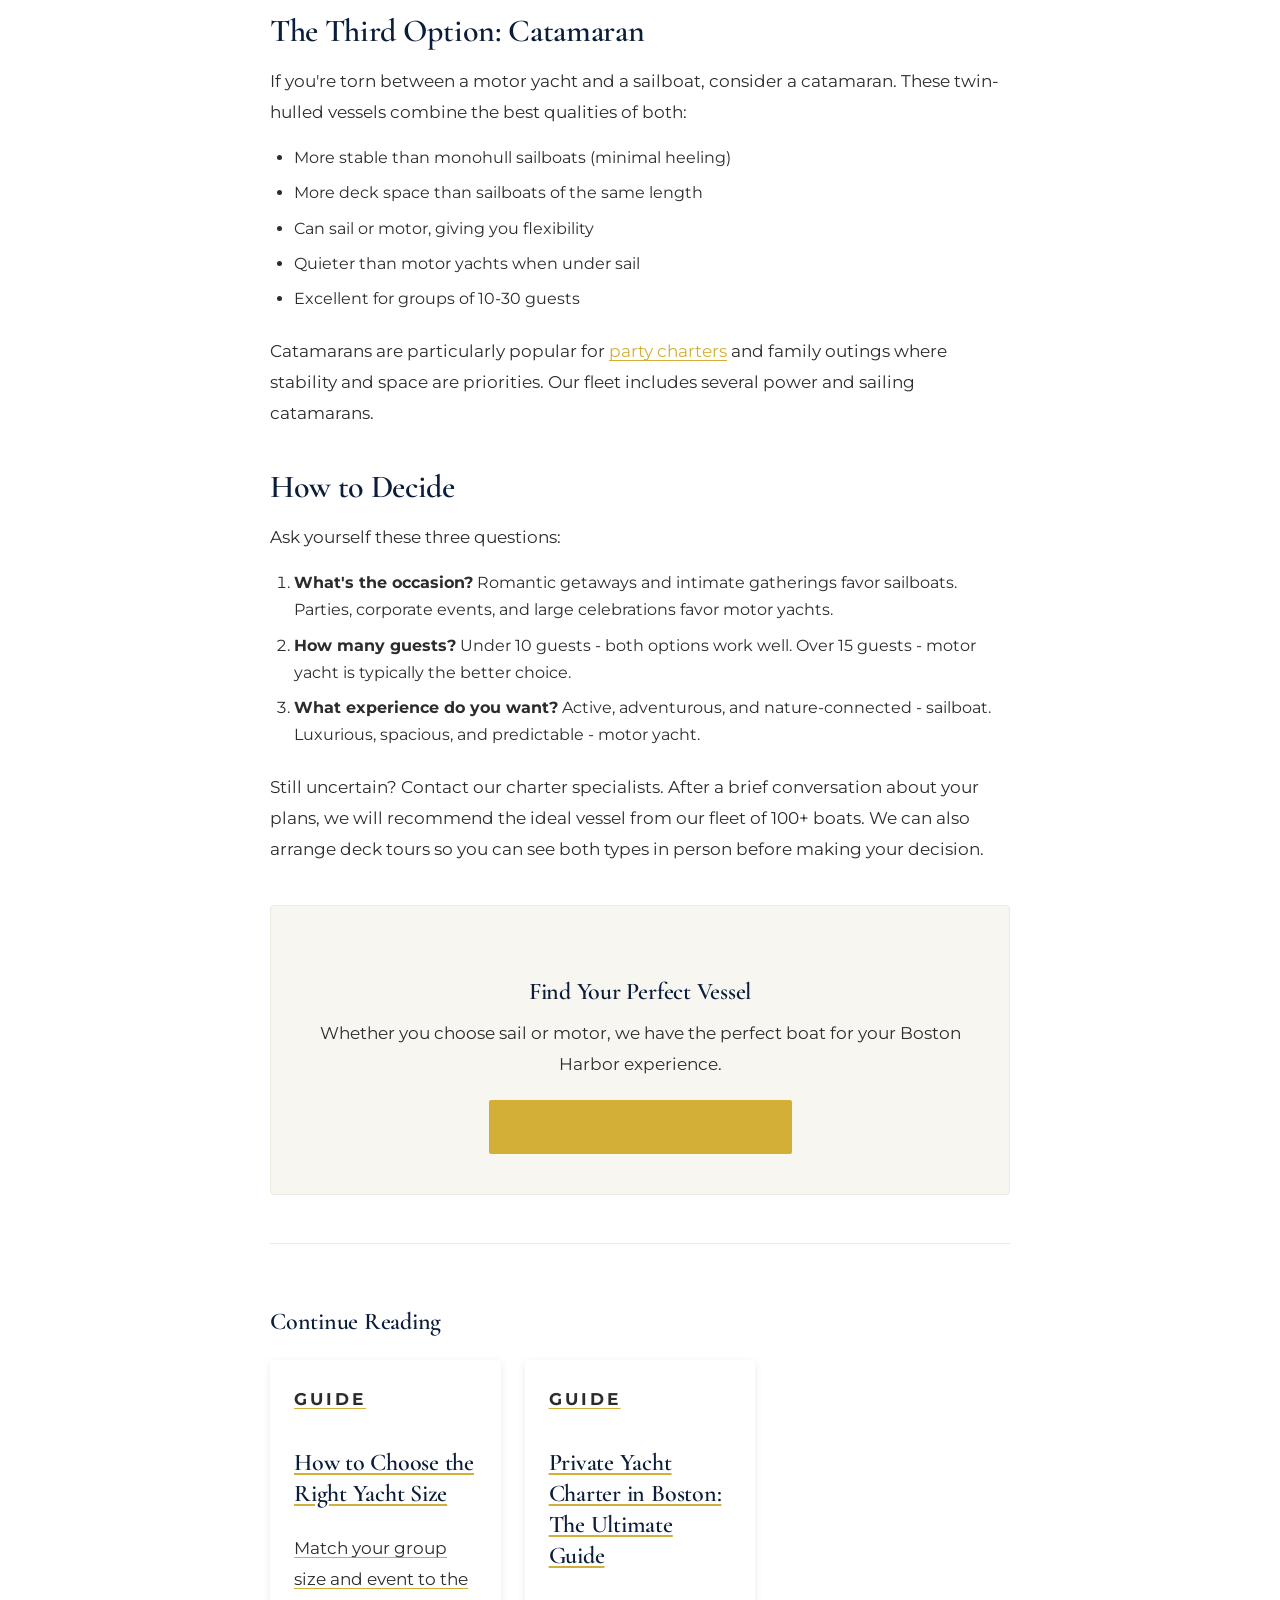
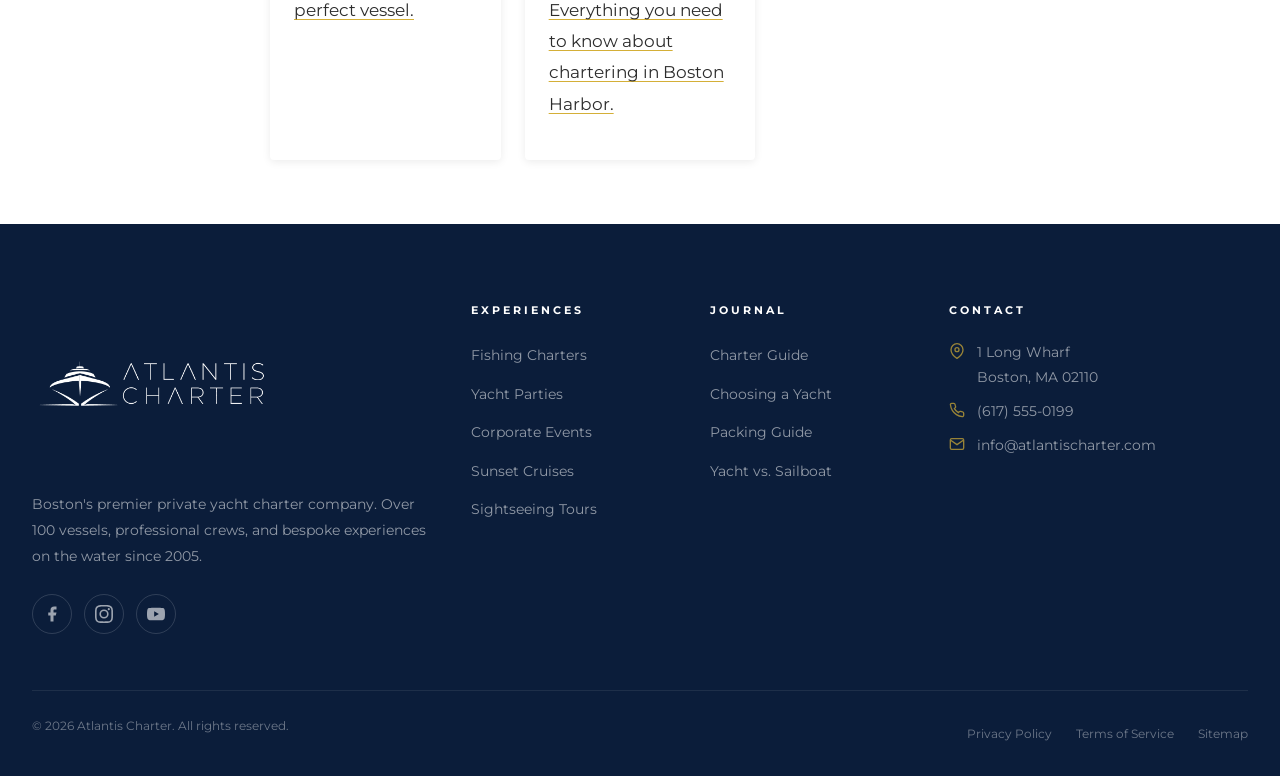
<file: blog/luxury-yacht-vs-sailboat.html>
<!DOCTYPE html>
<html lang="en">
<head>
  <meta charset="UTF-8">
  <meta name="viewport" content="width=device-width, initial-scale=1.0">
  <title>Luxury Yacht vs. Sailboat Charter: Which is Right for You? | Atlantis Charter</title>
  <meta name="description" content="Deciding between a luxury motor yacht and a sailboat for your Boston charter? Compare speed, space, experience, cost, and atmosphere to find the perfect vessel for your group.">
  <link rel="canonical" href="https://atlantischarter.com/blog/luxury-yacht-vs-sailboat.html">
  <meta property="og:title" content="Luxury Yacht vs. Sailboat Charter: Which is Right for You?">
  <meta property="og:description" content="A detailed comparison of motor yachts and sailboats to help you choose the right charter experience.">
  <meta property="og:image" content="https://atlantischarter.com/images/sailing-yacht-in-lefkada-greece.jpg">
  <meta property="og:url" content="https://atlantischarter.com/blog/luxury-yacht-vs-sailboat.html">
  <meta property="og:type" content="article">
  <meta name="twitter:card" content="summary_large_image">
  <link rel="preconnect" href="https://fonts.googleapis.com">
  <link rel="preconnect" href="https://fonts.gstatic.com" crossorigin>
  <link href="https://fonts.googleapis.com/css2?family=Cormorant+Garamond:ital,wght@0,400;0,600;0,700;1,400&family=Montserrat:wght@300;400;500;600;700&display=swap" rel="stylesheet">
  <link rel="stylesheet" href="../styles.css">
</head>
<body>

  <header class="site-header scrolled" role="banner">
    <div class="header-inner">
      <a href="/" class="logo" aria-label="Atlantis Charter Home"><img src="../images/logo-horizontal.png" alt="Atlantis Charter" class="logo__img"></a>
      <nav class="nav-links" role="navigation" aria-label="Main navigation">
        <a href="/">Home</a><a href="/#experiences">Experiences</a><a href="/#fleet">Fleet</a><a href="/#about">About</a><a href="/#blog">Journal</a><a href="/#contact">Contact</a>
        <a href="/#contact" class="btn btn-primary nav-cta">Book Now</a>
      </nav>
      <button class="hamburger" aria-label="Toggle navigation menu" aria-expanded="false"><span></span><span></span><span></span></button>
    </div>
  </header>

  <section class="page-hero">
    <div class="hero-bg" style="background-image:url('../images/sailing-yacht-in-lefkada-greece.jpg');" role="img" aria-label="Elegant sailing yacht under full sail on blue water"></div>
    <div class="hero-content">
      <nav class="breadcrumb" aria-label="Breadcrumb"><a href="/">Home</a> &rsaquo; <a href="/#blog">Journal</a> &rsaquo; Yacht vs. Sailboat</nav>
      <h1>Luxury Yacht vs. Sailboat Charter: Which is Right for You?</h1>
      <p class="subtitle">A side-by-side comparison to help you choose the perfect vessel</p>
    </div>
  </section>

  <main>
    <article class="article-wrapper">
      <div class="article-meta">
        <span>Published March 12, 2026</span>
        <span>9 min read</span>
        <span>Comparison</span>
      </div>

      <p>When you decide to charter a boat in Boston Harbor, one of the first choices you'll face is between a motor yacht and a sailboat. Both deliver exceptional experiences on the water, but they are fundamentally different in character, pace, and atmosphere. Choosing the right one depends on what you want from your time on the water.</p>

      <p>At Atlantis Charter, our fleet includes both motor yachts and sailing vessels. We have seen thousands of guests fall in love with each type. This guide breaks down the key differences to help you make the choice that matches your vision, group, and occasion.</p>

      <h2>The Motor Yacht Experience</h2>

      <p>Motor yachts are the flagship of the modern charter fleet. Powered by diesel or gasoline engines, they offer speed, space, luxury amenities, and consistent comfort regardless of wind conditions. Think of a motor yacht as a floating luxury lounge - it delivers a premium experience with minimal dependence on nature's cooperation.</p>

      <h3>Advantages of Motor Yachts</h3>

      <ul>
        <li><strong>Space:</strong> Motor yachts offer significantly more usable interior and exterior space than sailboats of the same length. Open salons, multiple decks, wide beam designs, and level decks create versatile entertaining areas.</li>
        <li><strong>Speed:</strong> Motor yachts cruise at 15-25 knots, allowing you to cover more distance in less time. This matters when you want to visit multiple locations during your charter, like <a href="boston-harbor-islands-by-boat.html">island-hopping in the harbor</a>.</li>
        <li><strong>Stability:</strong> Without the heeling (leaning) that comes with sailing, motor yachts provide a more stable, level platform. This is important for guests who are new to boating, those concerned about seasickness, and events involving food service and dining.</li>
        <li><strong>Amenities:</strong> Larger motor yachts feature full galleys, climate control, professional sound systems, multiple bathrooms, and even hot tubs or swim platforms. These amenities make extended charters comfortable and self-contained.</li>
        <li><strong>Capacity:</strong> Motor yachts can accommodate significantly more guests. While a 50-foot sailboat might hold 8-10 people comfortably, a 50-foot motor yacht can handle 15-20 for a cocktail event.</li>
        <li><strong>Predictability:</strong> Motor yachts operate on schedule regardless of wind conditions. Your itinerary stays on track, your departure and arrival times are reliable, and the experience is consistent.</li>
      </ul>

      <h3>Best Occasions for Motor Yachts</h3>
      <ul>
        <li><a href="yacht-party-planning-guide.html">Large parties and celebrations</a> (20+ guests)</li>
        <li><a href="corporate-events-on-yacht.html">Corporate events</a> and client entertainment</li>
        <li>Events with seated dining or catered meals</li>
        <li>Charters with guests who are new to boating</li>
        <li>Time-sensitive itineraries</li>
        <li><a href="bachelor-bachelorette-yacht-party.html">Bachelor/bachelorette parties</a></li>
      </ul>

      <figure class="article-image">
        <img src="../images/luxury-motor-yacht-on-the-ocean.jpg" alt="Sleek luxury motor yacht cruising on the open ocean" width="780" height="520" loading="lazy">
        <figcaption>Motor yachts deliver speed, space, and luxury amenities for groups of any size</figcaption>
      </figure>

      <h2>The Sailboat Experience</h2>

      <p>Sailing is one of humanity's oldest and most elegant pursuits. A sailboat charter connects you to the wind, water, and rhythms of nature in a way that no motor yacht can replicate. The silence when the engine cuts off and the sails fill, the gentle heel as the boat catches the wind, the satisfaction of moving through the water using nothing but natural force - these are experiences that speak to something primal.</p>

      <h3>Advantages of Sailboats</h3>

      <ul>
        <li><strong>Romance and atmosphere:</strong> There is no more romantic vessel than a sailboat. The gentle motion, the sound of water against the hull, and the visual beauty of wind-filled sails create an atmosphere of intimacy and magic. <a href="sunset-cruise-boston.html">Sunset cruises</a> on a sailboat are unforgettable.</li>
        <li><strong>Engagement:</strong> On a sailboat, guests can actively participate in the sailing if they choose. Trimming sails, taking the helm, and learning basic sailing skills adds an interactive dimension that motor yachts cannot offer.</li>
        <li><strong>Serenity:</strong> Under sail, the engine is off. The only sounds are wind, water, and conversation. This quiet is increasingly rare in our noisy world and is deeply appreciated by guests seeking peace and connection.</li>
        <li><strong>Environmental:</strong> Wind power produces zero emissions. For eco-conscious guests, sailing is the most environmentally responsible way to enjoy the water.</li>
        <li><strong>Authenticity:</strong> Boston has been a sailing port for centuries. Chartering a sailboat connects you to that maritime heritage in a meaningful way. Many of our sailing vessels are classic designs that evoke the golden age of yachting.</li>
        <li><strong>Value:</strong> Sailboats generally cost less to charter than motor yachts of comparable size, making them an excellent option for couples and small groups on a budget.</li>
      </ul>

      <h3>Best Occasions for Sailboats</h3>
      <ul>
        <li>Romantic getaways and date nights</li>
        <li>Proposals and intimate anniversaries</li>
        <li>Small group gatherings (2-10 guests)</li>
        <li>Guests who appreciate sailing and the outdoors</li>
        <li>Relaxed, unhurried cruises</li>
        <li>Photography-focused charters (sails photograph beautifully)</li>
      </ul>

      <h2>Head-to-Head Comparison</h2>

      <h3>Speed and Range</h3>
      <p><strong>Motor yacht wins.</strong> Motor yachts cruise at 15-25 knots; sailboats at 5-8 knots under sail. In a 4-hour charter, a motor yacht covers 3-4 times more distance, giving you access to more destinations. If visiting multiple harbor islands is your priority, a motor yacht is the better choice.</p>

      <h3>Comfort and Stability</h3>
      <p><strong>Motor yacht wins.</strong> The level deck, reduced motion, and climate-controlled interiors of motor yachts make them more comfortable for guests who are unfamiliar with boats. Sailboats heel (lean) when sailing upwind, which some guests find exhilarating and others find unsettling.</p>

      <h3>Atmosphere and Romance</h3>
      <p><strong>Sailboat wins.</strong> Nothing compares to the sound of wind in the sails, the gentle motion, and the visual poetry of a sailboat. For couples and small groups seeking a deeply atmospheric experience, sailboats are unmatched.</p>

      <h3>Cost</h3>
      <p><strong>Sailboat wins.</strong> For comparable vessel lengths, sailboat charters are typically 20-40% less expensive than motor yacht charters. The operating costs are lower (wind is free), which translates to savings for you. See our <a href="private-yacht-charter-boston.html">charter pricing guide</a> for specific ranges.</p>

      <h3>Entertaining Capacity</h3>
      <p><strong>Motor yacht wins.</strong> Motor yachts accommodate larger groups, offer more entertaining space, and provide better support for catering, bars, and entertainment equipment. For events with 15+ guests, motor yachts are almost always the better choice.</p>

      <h3>Weather Dependence</h3>
      <p><strong>Motor yacht wins.</strong> Motor yachts operate comfortably in a wide range of conditions. Sailboats require adequate wind to sail effectively (though they can motor when wind is insufficient). Ironically, too much wind can also limit sailboat charters for safety reasons.</p>

      <h3>Environmental Impact</h3>
      <p><strong>Sailboat wins.</strong> Under sail, the environmental footprint is minimal. For guests who prioritize sustainability, sailing is the clear choice.</p>

      <h2>The Third Option: Catamaran</h2>

      <p>If you're torn between a motor yacht and a sailboat, consider a catamaran. These twin-hulled vessels combine the best qualities of both:</p>

      <ul>
        <li>More stable than monohull sailboats (minimal heeling)</li>
        <li>More deck space than sailboats of the same length</li>
        <li>Can sail or motor, giving you flexibility</li>
        <li>Quieter than motor yachts when under sail</li>
        <li>Excellent for groups of 10-30 guests</li>
      </ul>

      <p>Catamarans are particularly popular for <a href="yacht-party-planning-guide.html">party charters</a> and family outings where stability and space are priorities. Our fleet includes several power and sailing catamarans.</p>

      <h2>How to Decide</h2>

      <p>Ask yourself these three questions:</p>

      <ol>
        <li><strong>What's the occasion?</strong> Romantic getaways and intimate gatherings favor sailboats. Parties, corporate events, and large celebrations favor motor yachts.</li>
        <li><strong>How many guests?</strong> Under 10 guests - both options work well. Over 15 guests - motor yacht is typically the better choice.</li>
        <li><strong>What experience do you want?</strong> Active, adventurous, and nature-connected - sailboat. Luxurious, spacious, and predictable - motor yacht.</li>
      </ol>

      <p>Still uncertain? Contact our charter specialists. After a brief conversation about your plans, we will recommend the ideal vessel from our fleet of 100+ boats. We can also arrange deck tours so you can see both types in person before making your decision.</p>

      <div class="article-cta">
        <h3>Find Your Perfect Vessel</h3>
        <p>Whether you choose sail or motor, we have the perfect boat for your Boston Harbor experience.</p>
        <a href="/#contact" class="btn btn-primary">Get a Recommendation</a>
      </div>

      <div class="related-posts">
        <h3>Continue Reading</h3>
        <div class="blog-grid">
          <a href="choosing-right-yacht-size.html" class="blog-card">
            <div class="blog-card-content">
              <p class="blog-card-tag">Guide</p>
              <h3>How to Choose the Right Yacht Size</h3>
              <p>Match your group size and event to the perfect vessel.</p>
            </div>
          </a>
          <a href="private-yacht-charter-boston.html" class="blog-card">
            <div class="blog-card-content">
              <p class="blog-card-tag">Guide</p>
              <h3>Private Yacht Charter in Boston: The Ultimate Guide</h3>
              <p>Everything you need to know about chartering in Boston Harbor.</p>
            </div>
          </a>
        </div>
      </div>
    </article>
  </main>

  <footer class="site-footer" role="contentinfo">
    <div class="container">
      <div class="footer-grid">
        <div class="footer-brand"><a href="/" class="logo" aria-label="Atlantis Charter Home"><img src="../images/logo-horizontal.png" alt="Atlantis Charter" class="logo__img"></a><p>Boston's premier private yacht charter company. Over 100 vessels, professional crews, and bespoke experiences on the water since 2005.</p><div class="footer-social"><a href="https://www.facebook.com/atlantischarter" aria-label="Facebook" rel="noopener noreferrer" target="_blank"><svg width="18" height="18" fill="currentColor" viewBox="0 0 24 24"><path d="M18 2h-3a5 5 0 0 0-5 5v3H7v4h3v8h4v-8h3l1-4h-4V7a1 1 0 0 1 1-1h3z"/></svg></a><a href="https://www.instagram.com/atlantischarter" aria-label="Instagram" rel="noopener noreferrer" target="_blank"><svg width="18" height="18" fill="currentColor" viewBox="0 0 24 24"><path d="M12 2.163c3.204 0 3.584.012 4.85.07 3.252.148 4.771 1.691 4.919 4.919.058 1.265.069 1.645.069 4.849 0 3.205-.012 3.584-.069 4.849-.149 3.225-1.664 4.771-4.919 4.919-1.266.058-1.644.07-4.85.07-3.204 0-3.584-.012-4.849-.07-3.26-.149-4.771-1.699-4.919-4.92-.058-1.265-.07-1.644-.07-4.849 0-3.204.013-3.583.07-4.849.149-3.227 1.664-4.771 4.919-4.919 1.266-.057 1.645-.069 4.849-.069zM12 0C8.741 0 8.333.014 7.053.072 2.695.272.273 2.69.073 7.052.014 8.333 0 8.741 0 12c0 3.259.014 3.668.072 4.948.2 4.358 2.618 6.78 6.98 6.98C8.333 23.986 8.741 24 12 24c3.259 0 3.668-.014 4.948-.072 4.354-.2 6.782-2.618 6.979-6.98.059-1.28.073-1.689.073-4.948 0-3.259-.014-3.667-.072-4.947-.196-4.354-2.617-6.78-6.979-6.98C15.668.014 15.259 0 12 0zm0 5.838a6.162 6.162 0 1 0 0 12.324 6.162 6.162 0 0 0 0-12.324zM12 16a4 4 0 1 1 0-8 4 4 0 0 1 0 8zm6.406-11.845a1.44 1.44 0 1 0 0 2.881 1.44 1.44 0 0 0 0-2.881z"/></svg></a><a href="https://www.youtube.com/@atlantischarter" aria-label="YouTube" rel="noopener noreferrer" target="_blank"><svg width="18" height="18" fill="currentColor" viewBox="0 0 24 24"><path d="M23.498 6.186a3.016 3.016 0 0 0-2.122-2.136C19.505 3.545 12 3.545 12 3.545s-7.505 0-9.377.505A3.017 3.017 0 0 0 .502 6.186C0 8.07 0 12 0 12s0 3.93.502 5.814a3.016 3.016 0 0 0 2.122 2.136c1.871.505 9.376.505 9.376.505s7.505 0 9.377-.505a3.015 3.015 0 0 0 2.122-2.136C24 15.93 24 12 24 12s0-3.93-.502-5.814zM9.545 15.568V8.432L15.818 12l-6.273 3.568z"/></svg></a></div></div>
        <div class="footer-col"><h4>Experiences</h4><ul><li><a href="fishing-charter-boston-harbor.html">Fishing Charters</a></li><li><a href="yacht-party-planning-guide.html">Yacht Parties</a></li><li><a href="corporate-events-on-yacht.html">Corporate Events</a></li><li><a href="sunset-cruise-boston.html">Sunset Cruises</a></li><li><a href="boston-harbor-islands-by-boat.html">Sightseeing Tours</a></li></ul></div>
        <div class="footer-col"><h4>Journal</h4><ul><li><a href="private-yacht-charter-boston.html">Charter Guide</a></li><li><a href="choosing-right-yacht-size.html">Choosing a Yacht</a></li><li><a href="what-to-bring-yacht-charter.html">Packing Guide</a></li><li><a href="luxury-yacht-vs-sailboat.html">Yacht vs. Sailboat</a></li></ul></div>
        <div class="footer-col"><h4>Contact</h4><ul class="footer-contact"><li><svg width="16" height="16" fill="none" stroke="currentColor" stroke-width="2" viewBox="0 0 24 24"><path d="M21 10c0 7-9 13-9 13s-9-6-9-13a9 9 0 0 1 18 0z"/><circle cx="12" cy="10" r="3"/></svg>1 Long Wharf<br>Boston, MA 02110</li><li><svg width="16" height="16" fill="none" stroke="currentColor" stroke-width="2" viewBox="0 0 24 24"><path d="M22 16.92v3a2 2 0 0 1-2.18 2 19.79 19.79 0 0 1-8.63-3.07 19.5 19.5 0 0 1-6-6A19.79 19.79 0 0 1 2.12 4.18 2 2 0 0 1 4.11 2h3a2 2 0 0 1 2 1.72c.127.96.361 1.903.7 2.81a2 2 0 0 1-.45 2.11L8.09 9.91a16 16 0 0 0 6 6l1.27-1.27a2 2 0 0 1 2.11-.45c.907.339 1.85.573 2.81.7A2 2 0 0 1 22 16.92z"/></svg>(617) 555-0199</li><li><svg width="16" height="16" fill="none" stroke="currentColor" stroke-width="2" viewBox="0 0 24 24"><path d="M4 4h16c1.1 0 2 .9 2 2v12c0 1.1-.9 2-2 2H4c-1.1 0-2-.9-2-2V6c0-1.1.9-2 2-2z"/><polyline points="22,6 12,13 2,6"/></svg>info@atlantischarter.com</li></ul></div>
      </div>
      <div class="footer-bottom"><p>&copy; 2026 Atlantis Charter. All rights reserved.</p><div class="footer-bottom-links"><a href="#">Privacy Policy</a><a href="#">Terms of Service</a><a href="/sitemap.xml">Sitemap</a></div></div>
    </div>
  </footer>
  <script src="../script.js"></script>
</body>
</html>
</file>
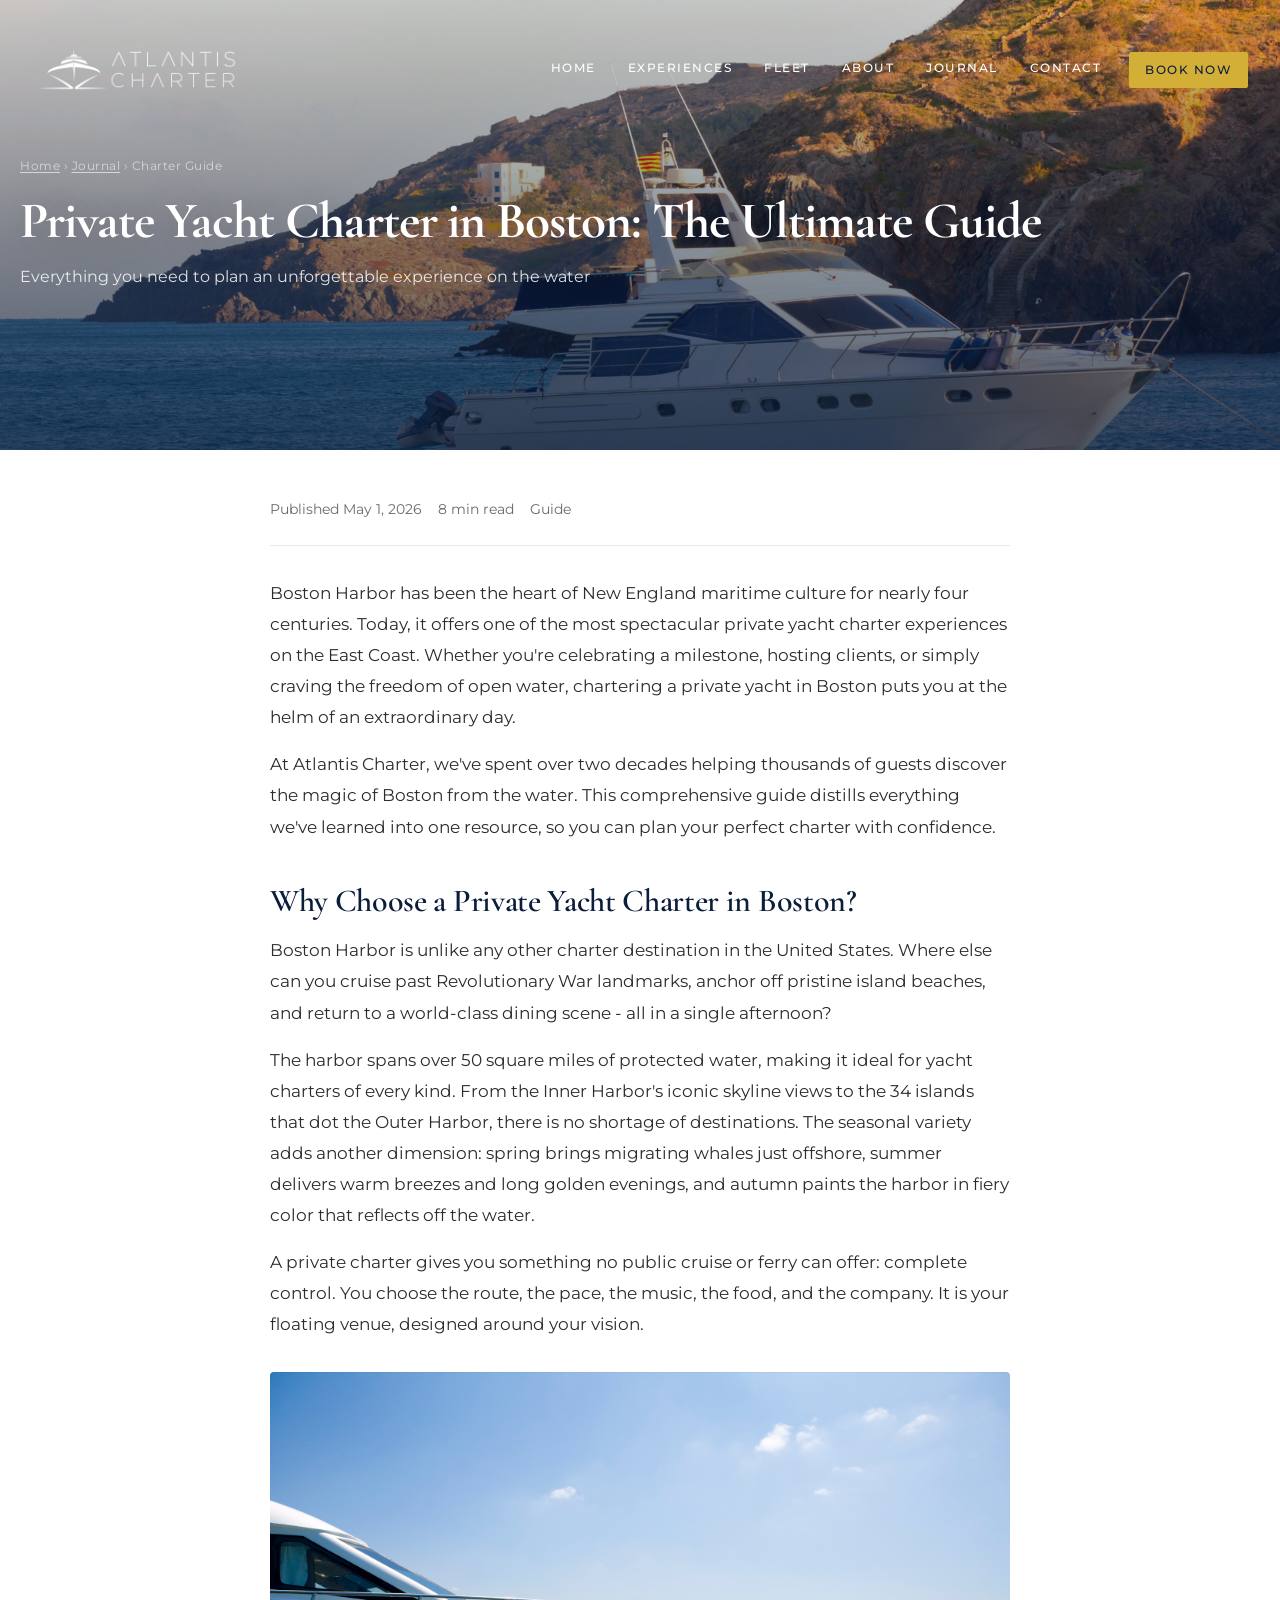
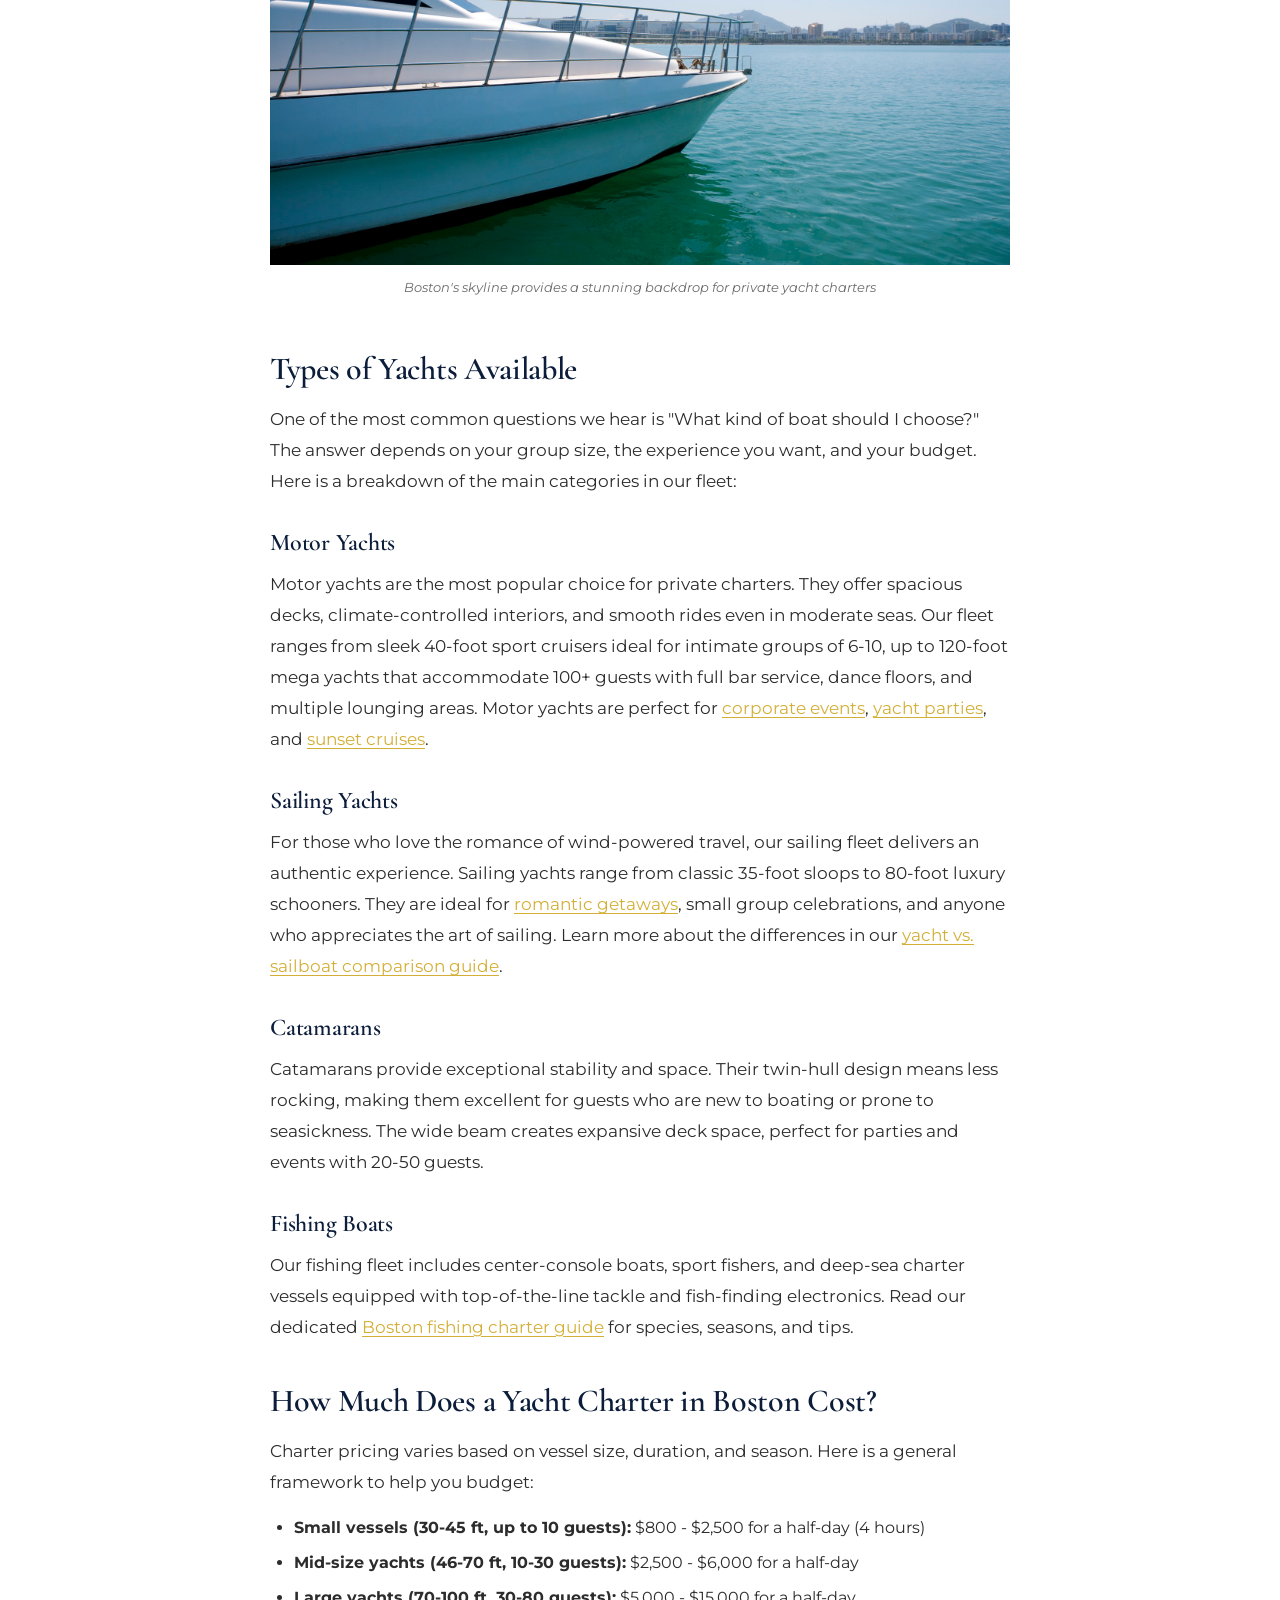
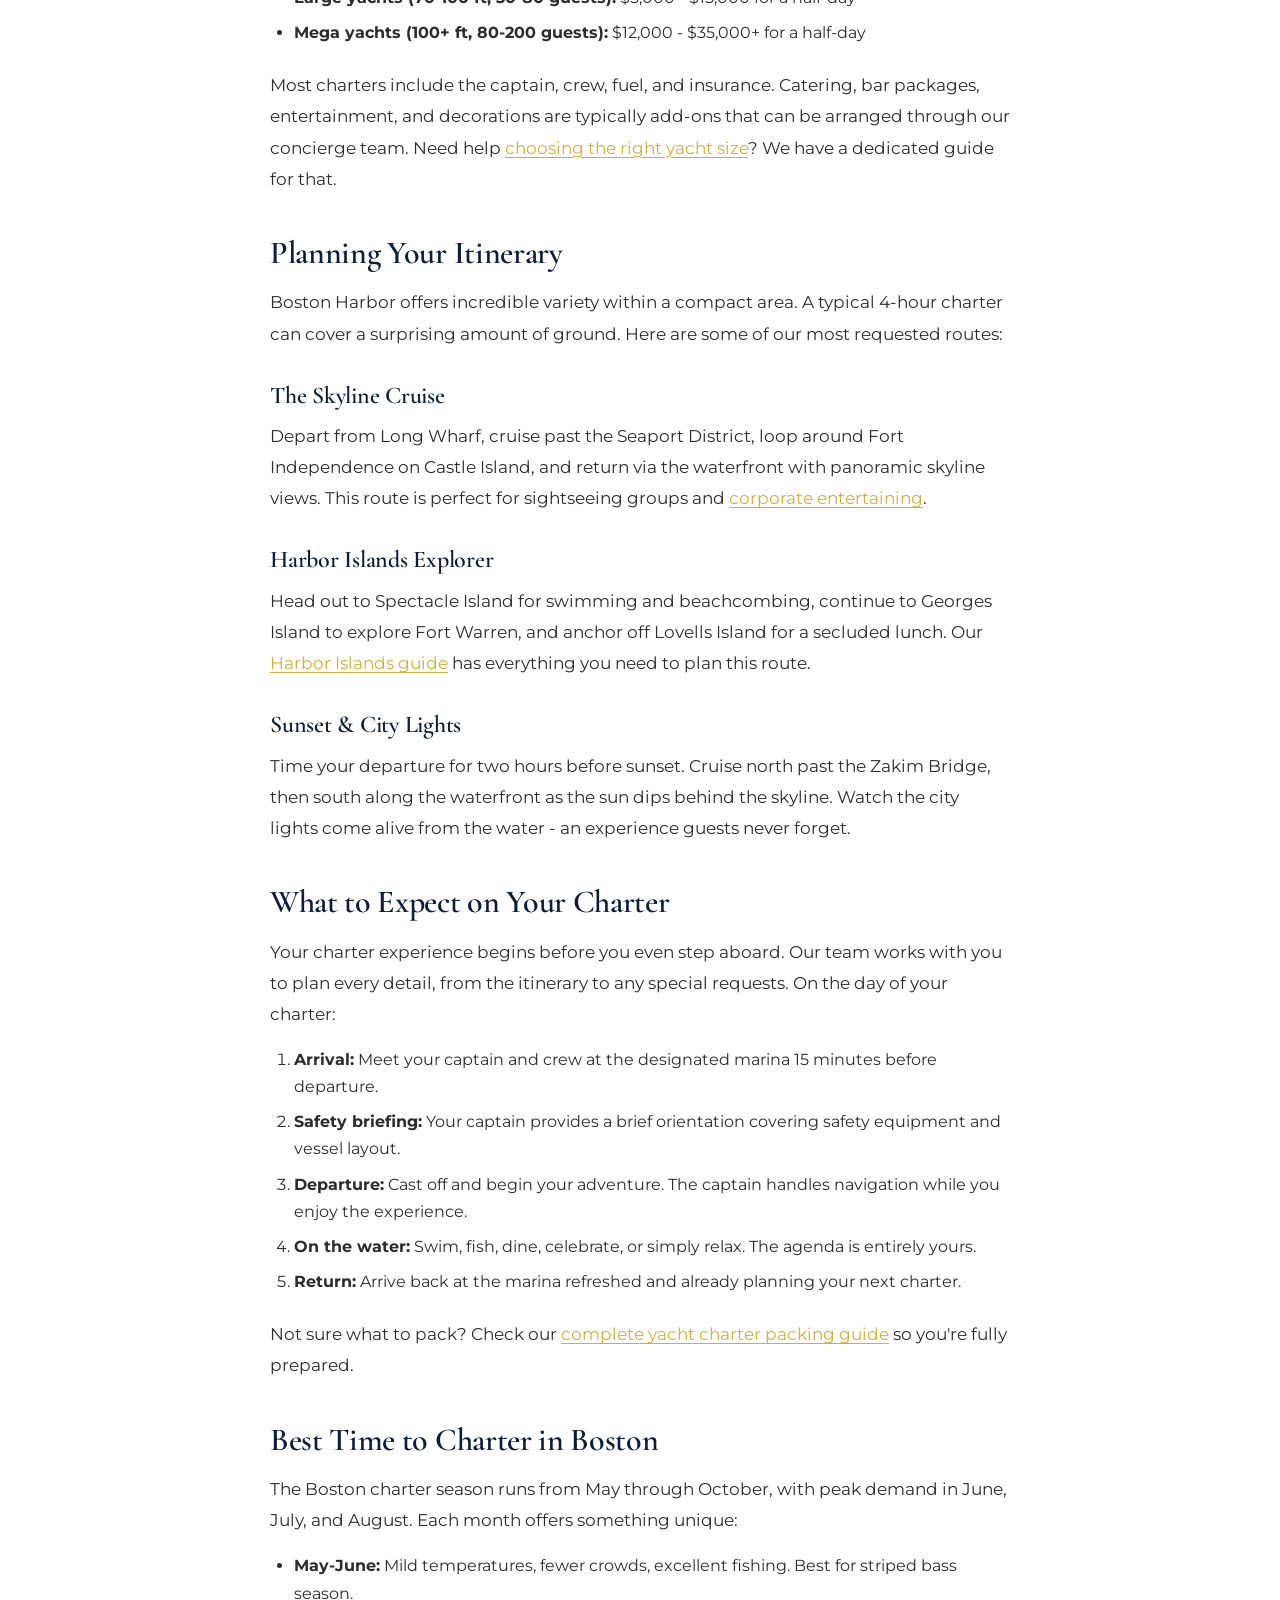
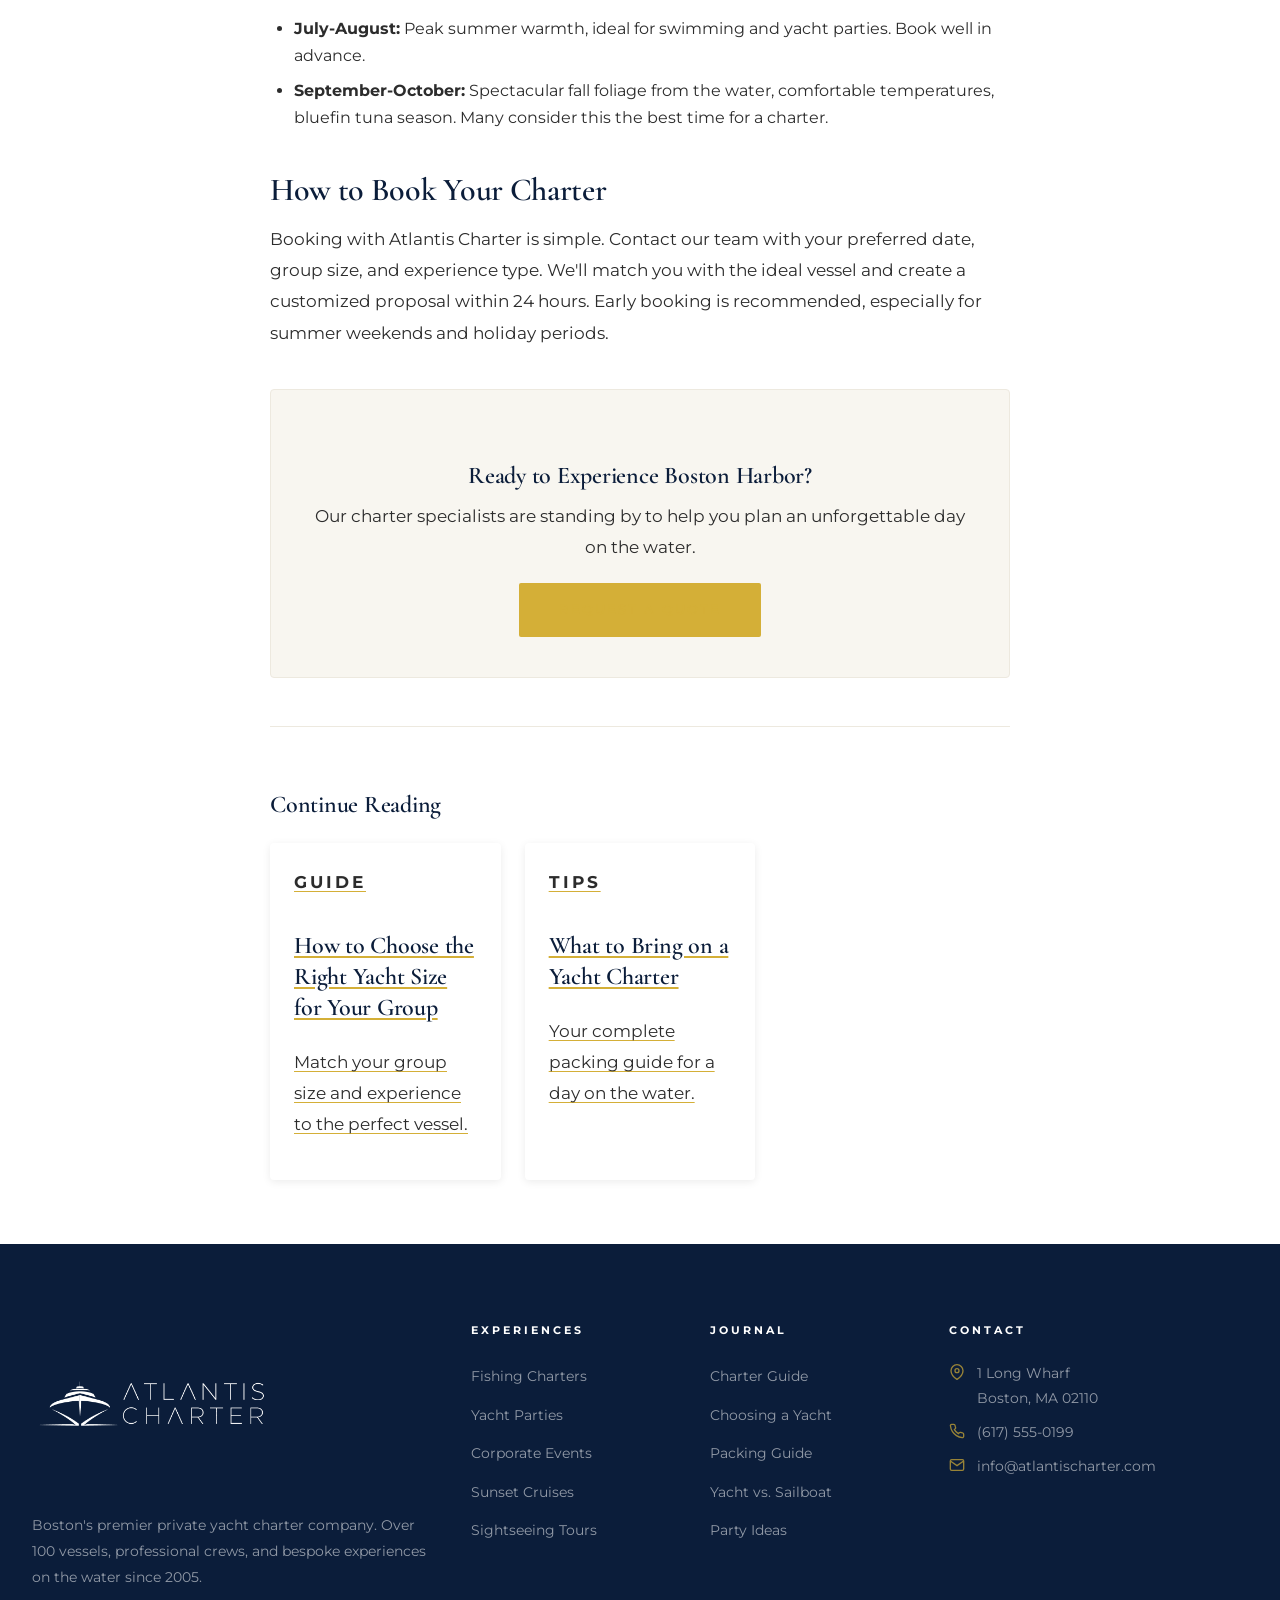
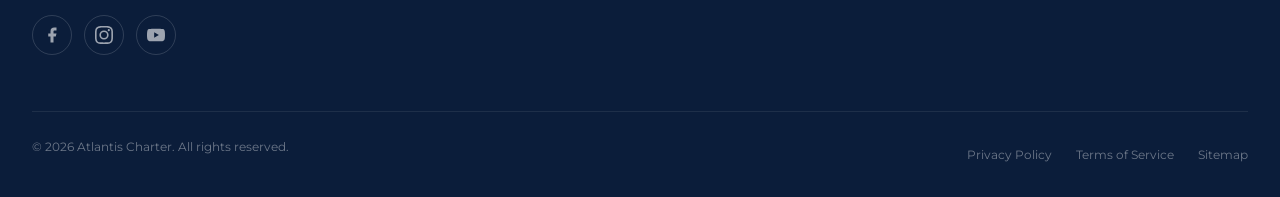
<file: blog/private-yacht-charter-boston.html>
<!DOCTYPE html>
<html lang="en">
<head>
  <meta charset="UTF-8">
  <meta name="viewport" content="width=device-width, initial-scale=1.0">
  <title>Private Yacht Charter in Boston: The Ultimate Guide | Atlantis Charter</title>
  <meta name="description" content="Everything you need to know about chartering a private yacht in Boston Harbor. From choosing the right vessel to planning your perfect itinerary, this comprehensive guide covers it all.">
  <link rel="canonical" href="https://atlantischarter.com/blog/private-yacht-charter-boston.html">
  <meta property="og:title" content="Private Yacht Charter in Boston: The Ultimate Guide">
  <meta property="og:description" content="Your complete guide to chartering a private yacht in Boston Harbor. Vessel types, pricing, itineraries, and insider tips.">
  <meta property="og:image" content="https://atlantischarter.com/images/luxury-yacht-anchored-in-a-calm-blue-bay.jpg">
  <meta property="og:url" content="https://atlantischarter.com/blog/private-yacht-charter-boston.html">
  <meta property="og:type" content="article">
  <meta name="twitter:card" content="summary_large_image">
  <link rel="preconnect" href="https://fonts.googleapis.com">
  <link rel="preconnect" href="https://fonts.gstatic.com" crossorigin>
  <link href="https://fonts.googleapis.com/css2?family=Cormorant+Garamond:ital,wght@0,400;0,600;0,700;1,400&family=Montserrat:wght@300;400;500;600;700&display=swap" rel="stylesheet">
  <link rel="stylesheet" href="../styles.css">
  <script type="application/ld+json">
  {
    "@context": "https://schema.org",
    "@type": "Article",
    "headline": "Private Yacht Charter in Boston: The Ultimate Guide",
    "description": "Everything you need to know about chartering a private yacht in Boston Harbor.",
    "image": "https://atlantischarter.com/images/luxury-yacht-anchored-in-a-calm-blue-bay.jpg",
    "author": { "@type": "Organization", "name": "Atlantis Charter" },
    "publisher": { "@type": "Organization", "name": "Atlantis Charter" },
    "datePublished": "2026-05-01",
    "dateModified": "2026-05-13"
  }
  </script>
</head>
<body>

  <header class="site-header scrolled" role="banner">
    <div class="header-inner">
      <a href="/" class="logo" aria-label="Atlantis Charter Home"><img src="../images/logo-horizontal.png" alt="Atlantis Charter" class="logo__img"></a>
      <nav class="nav-links" role="navigation" aria-label="Main navigation">
        <a href="/">Home</a>
        <a href="/#experiences">Experiences</a>
        <a href="/#fleet">Fleet</a>
        <a href="/#about">About</a>
        <a href="/#blog">Journal</a>
        <a href="/#contact">Contact</a>
        <a href="/#contact" class="btn btn-primary nav-cta">Book Now</a>
      </nav>
      <button class="hamburger" aria-label="Toggle navigation menu" aria-expanded="false">
        <span></span><span></span><span></span>
      </button>
    </div>
  </header>

  <section class="page-hero">
    <div class="hero-bg" style="background-image:url('../images/luxury-yacht-anchored-in-a-calm-blue-bay.jpg');" role="img" aria-label="Luxury yacht anchored in a calm blue bay"></div>
    <div class="hero-content">
      <nav class="breadcrumb" aria-label="Breadcrumb"><a href="/">Home</a> &rsaquo; <a href="/#blog">Journal</a> &rsaquo; Charter Guide</nav>
      <h1>Private Yacht Charter in Boston: The Ultimate Guide</h1>
      <p class="subtitle">Everything you need to plan an unforgettable experience on the water</p>
    </div>
  </section>

  <main>
    <article class="article-wrapper">
      <div class="article-meta">
        <span>Published May 1, 2026</span>
        <span>8 min read</span>
        <span>Guide</span>
      </div>

      <p>Boston Harbor has been the heart of New England maritime culture for nearly four centuries. Today, it offers one of the most spectacular private yacht charter experiences on the East Coast. Whether you're celebrating a milestone, hosting clients, or simply craving the freedom of open water, chartering a private yacht in Boston puts you at the helm of an extraordinary day.</p>

      <p>At Atlantis Charter, we've spent over two decades helping thousands of guests discover the magic of Boston from the water. This comprehensive guide distills everything we've learned into one resource, so you can plan your perfect charter with confidence.</p>

      <h2>Why Choose a Private Yacht Charter in Boston?</h2>

      <p>Boston Harbor is unlike any other charter destination in the United States. Where else can you cruise past Revolutionary War landmarks, anchor off pristine island beaches, and return to a world-class dining scene - all in a single afternoon?</p>

      <p>The harbor spans over 50 square miles of protected water, making it ideal for yacht charters of every kind. From the Inner Harbor's iconic skyline views to the 34 islands that dot the Outer Harbor, there is no shortage of destinations. The seasonal variety adds another dimension: spring brings migrating whales just offshore, summer delivers warm breezes and long golden evenings, and autumn paints the harbor in fiery color that reflects off the water.</p>

      <p>A private charter gives you something no public cruise or ferry can offer: complete control. You choose the route, the pace, the music, the food, and the company. It is your floating venue, designed around your vision.</p>

      <figure class="article-image">
        <img src="../images/white-yacht-on-blue-water-near-urban-coastline.jpg" alt="White yacht cruising on blue water near the Boston coastline" width="780" height="520" loading="lazy">
        <figcaption>Boston's skyline provides a stunning backdrop for private yacht charters</figcaption>
      </figure>

      <h2>Types of Yachts Available</h2>

      <p>One of the most common questions we hear is "What kind of boat should I choose?" The answer depends on your group size, the experience you want, and your budget. Here is a breakdown of the main categories in our fleet:</p>

      <h3>Motor Yachts</h3>
      <p>Motor yachts are the most popular choice for private charters. They offer spacious decks, climate-controlled interiors, and smooth rides even in moderate seas. Our fleet ranges from sleek 40-foot sport cruisers ideal for intimate groups of 6-10, up to 120-foot mega yachts that accommodate 100+ guests with full bar service, dance floors, and multiple lounging areas. Motor yachts are perfect for <a href="corporate-events-on-yacht.html">corporate events</a>, <a href="yacht-party-planning-guide.html">yacht parties</a>, and <a href="sunset-cruise-boston.html">sunset cruises</a>.</p>

      <h3>Sailing Yachts</h3>
      <p>For those who love the romance of wind-powered travel, our sailing fleet delivers an authentic experience. Sailing yachts range from classic 35-foot sloops to 80-foot luxury schooners. They are ideal for <a href="sunset-cruise-boston.html">romantic getaways</a>, small group celebrations, and anyone who appreciates the art of sailing. Learn more about the differences in our <a href="luxury-yacht-vs-sailboat.html">yacht vs. sailboat comparison guide</a>.</p>

      <h3>Catamarans</h3>
      <p>Catamarans provide exceptional stability and space. Their twin-hull design means less rocking, making them excellent for guests who are new to boating or prone to seasickness. The wide beam creates expansive deck space, perfect for parties and events with 20-50 guests.</p>

      <h3>Fishing Boats</h3>
      <p>Our fishing fleet includes center-console boats, sport fishers, and deep-sea charter vessels equipped with top-of-the-line tackle and fish-finding electronics. Read our dedicated <a href="fishing-charter-boston-harbor.html">Boston fishing charter guide</a> for species, seasons, and tips.</p>

      <h2>How Much Does a Yacht Charter in Boston Cost?</h2>

      <p>Charter pricing varies based on vessel size, duration, and season. Here is a general framework to help you budget:</p>

      <ul>
        <li><strong>Small vessels (30-45 ft, up to 10 guests):</strong> $800 - $2,500 for a half-day (4 hours)</li>
        <li><strong>Mid-size yachts (46-70 ft, 10-30 guests):</strong> $2,500 - $6,000 for a half-day</li>
        <li><strong>Large yachts (70-100 ft, 30-80 guests):</strong> $5,000 - $15,000 for a half-day</li>
        <li><strong>Mega yachts (100+ ft, 80-200 guests):</strong> $12,000 - $35,000+ for a half-day</li>
      </ul>

      <p>Most charters include the captain, crew, fuel, and insurance. Catering, bar packages, entertainment, and decorations are typically add-ons that can be arranged through our concierge team. Need help <a href="choosing-right-yacht-size.html">choosing the right yacht size</a>? We have a dedicated guide for that.</p>

      <h2>Planning Your Itinerary</h2>

      <p>Boston Harbor offers incredible variety within a compact area. A typical 4-hour charter can cover a surprising amount of ground. Here are some of our most requested routes:</p>

      <h3>The Skyline Cruise</h3>
      <p>Depart from Long Wharf, cruise past the Seaport District, loop around Fort Independence on Castle Island, and return via the waterfront with panoramic skyline views. This route is perfect for sightseeing groups and <a href="corporate-events-on-yacht.html">corporate entertaining</a>.</p>

      <h3>Harbor Islands Explorer</h3>
      <p>Head out to Spectacle Island for swimming and beachcombing, continue to Georges Island to explore Fort Warren, and anchor off Lovells Island for a secluded lunch. Our <a href="boston-harbor-islands-by-boat.html">Harbor Islands guide</a> has everything you need to plan this route.</p>

      <h3>Sunset & City Lights</h3>
      <p>Time your departure for two hours before sunset. Cruise north past the Zakim Bridge, then south along the waterfront as the sun dips behind the skyline. Watch the city lights come alive from the water - an experience guests never forget.</p>

      <h2>What to Expect on Your Charter</h2>

      <p>Your charter experience begins before you even step aboard. Our team works with you to plan every detail, from the itinerary to any special requests. On the day of your charter:</p>

      <ol>
        <li><strong>Arrival:</strong> Meet your captain and crew at the designated marina 15 minutes before departure.</li>
        <li><strong>Safety briefing:</strong> Your captain provides a brief orientation covering safety equipment and vessel layout.</li>
        <li><strong>Departure:</strong> Cast off and begin your adventure. The captain handles navigation while you enjoy the experience.</li>
        <li><strong>On the water:</strong> Swim, fish, dine, celebrate, or simply relax. The agenda is entirely yours.</li>
        <li><strong>Return:</strong> Arrive back at the marina refreshed and already planning your next charter.</li>
      </ol>

      <p>Not sure what to pack? Check our <a href="what-to-bring-yacht-charter.html">complete yacht charter packing guide</a> so you're fully prepared.</p>

      <h2>Best Time to Charter in Boston</h2>

      <p>The Boston charter season runs from May through October, with peak demand in June, July, and August. Each month offers something unique:</p>

      <ul>
        <li><strong>May-June:</strong> Mild temperatures, fewer crowds, excellent fishing. Best for striped bass season.</li>
        <li><strong>July-August:</strong> Peak summer warmth, ideal for swimming and yacht parties. Book well in advance.</li>
        <li><strong>September-October:</strong> Spectacular fall foliage from the water, comfortable temperatures, bluefin tuna season. Many consider this the best time for a charter.</li>
      </ul>

      <h2>How to Book Your Charter</h2>

      <p>Booking with Atlantis Charter is simple. Contact our team with your preferred date, group size, and experience type. We'll match you with the ideal vessel and create a customized proposal within 24 hours. Early booking is recommended, especially for summer weekends and holiday periods.</p>

      <div class="article-cta">
        <h3>Ready to Experience Boston Harbor?</h3>
        <p>Our charter specialists are standing by to help you plan an unforgettable day on the water.</p>
        <a href="/#contact" class="btn btn-primary">Request a Quote</a>
      </div>

      <div class="related-posts">
        <h3>Continue Reading</h3>
        <div class="blog-grid">
          <a href="choosing-right-yacht-size.html" class="blog-card">
            <div class="blog-card-content">
              <p class="blog-card-tag">Guide</p>
              <h3>How to Choose the Right Yacht Size for Your Group</h3>
              <p>Match your group size and experience to the perfect vessel.</p>
            </div>
          </a>
          <a href="what-to-bring-yacht-charter.html" class="blog-card">
            <div class="blog-card-content">
              <p class="blog-card-tag">Tips</p>
              <h3>What to Bring on a Yacht Charter</h3>
              <p>Your complete packing guide for a day on the water.</p>
            </div>
          </a>
        </div>
      </div>
    </article>
  </main>

  <footer class="site-footer" role="contentinfo">
    <div class="container">
      <div class="footer-grid">
        <div class="footer-brand">
          <a href="/" class="logo" aria-label="Atlantis Charter Home"><img src="../images/logo-horizontal.png" alt="Atlantis Charter" class="logo__img"></a>
          <p>Boston's premier private yacht charter company. Over 100 vessels, professional crews, and bespoke experiences on the water since 2005.</p>
          <div class="footer-social">
            <a href="https://www.facebook.com/atlantischarter" aria-label="Facebook" rel="noopener noreferrer" target="_blank"><svg width="18" height="18" fill="currentColor" viewBox="0 0 24 24"><path d="M18 2h-3a5 5 0 0 0-5 5v3H7v4h3v8h4v-8h3l1-4h-4V7a1 1 0 0 1 1-1h3z"/></svg></a>
            <a href="https://www.instagram.com/atlantischarter" aria-label="Instagram" rel="noopener noreferrer" target="_blank"><svg width="18" height="18" fill="currentColor" viewBox="0 0 24 24"><path d="M12 2.163c3.204 0 3.584.012 4.85.07 3.252.148 4.771 1.691 4.919 4.919.058 1.265.069 1.645.069 4.849 0 3.205-.012 3.584-.069 4.849-.149 3.225-1.664 4.771-4.919 4.919-1.266.058-1.644.07-4.85.07-3.204 0-3.584-.012-4.849-.07-3.26-.149-4.771-1.699-4.919-4.92-.058-1.265-.07-1.644-.07-4.849 0-3.204.013-3.583.07-4.849.149-3.227 1.664-4.771 4.919-4.919 1.266-.057 1.645-.069 4.849-.069zM12 0C8.741 0 8.333.014 7.053.072 2.695.272.273 2.69.073 7.052.014 8.333 0 8.741 0 12c0 3.259.014 3.668.072 4.948.2 4.358 2.618 6.78 6.98 6.98C8.333 23.986 8.741 24 12 24c3.259 0 3.668-.014 4.948-.072 4.354-.2 6.782-2.618 6.979-6.98.059-1.28.073-1.689.073-4.948 0-3.259-.014-3.667-.072-4.947-.196-4.354-2.617-6.78-6.979-6.98C15.668.014 15.259 0 12 0zm0 5.838a6.162 6.162 0 1 0 0 12.324 6.162 6.162 0 0 0 0-12.324zM12 16a4 4 0 1 1 0-8 4 4 0 0 1 0 8zm6.406-11.845a1.44 1.44 0 1 0 0 2.881 1.44 1.44 0 0 0 0-2.881z"/></svg></a>
            <a href="https://www.youtube.com/@atlantischarter" aria-label="YouTube" rel="noopener noreferrer" target="_blank"><svg width="18" height="18" fill="currentColor" viewBox="0 0 24 24"><path d="M23.498 6.186a3.016 3.016 0 0 0-2.122-2.136C19.505 3.545 12 3.545 12 3.545s-7.505 0-9.377.505A3.017 3.017 0 0 0 .502 6.186C0 8.07 0 12 0 12s0 3.93.502 5.814a3.016 3.016 0 0 0 2.122 2.136c1.871.505 9.376.505 9.376.505s7.505 0 9.377-.505a3.015 3.015 0 0 0 2.122-2.136C24 15.93 24 12 24 12s0-3.93-.502-5.814zM9.545 15.568V8.432L15.818 12l-6.273 3.568z"/></svg></a>
          </div>
        </div>
        <div class="footer-col">
          <h4>Experiences</h4>
          <ul>
            <li><a href="fishing-charter-boston-harbor.html">Fishing Charters</a></li>
            <li><a href="yacht-party-planning-guide.html">Yacht Parties</a></li>
            <li><a href="corporate-events-on-yacht.html">Corporate Events</a></li>
            <li><a href="sunset-cruise-boston.html">Sunset Cruises</a></li>
            <li><a href="boston-harbor-islands-by-boat.html">Sightseeing Tours</a></li>
          </ul>
        </div>
        <div class="footer-col">
          <h4>Journal</h4>
          <ul>
            <li><a href="private-yacht-charter-boston.html">Charter Guide</a></li>
            <li><a href="choosing-right-yacht-size.html">Choosing a Yacht</a></li>
            <li><a href="what-to-bring-yacht-charter.html">Packing Guide</a></li>
            <li><a href="luxury-yacht-vs-sailboat.html">Yacht vs. Sailboat</a></li>
            <li><a href="bachelor-bachelorette-yacht-party.html">Party Ideas</a></li>
          </ul>
        </div>
        <div class="footer-col">
          <h4>Contact</h4>
          <ul class="footer-contact">
            <li><svg width="16" height="16" fill="none" stroke="currentColor" stroke-width="2" viewBox="0 0 24 24"><path d="M21 10c0 7-9 13-9 13s-9-6-9-13a9 9 0 0 1 18 0z"/><circle cx="12" cy="10" r="3"/></svg>1 Long Wharf<br>Boston, MA 02110</li>
            <li><svg width="16" height="16" fill="none" stroke="currentColor" stroke-width="2" viewBox="0 0 24 24"><path d="M22 16.92v3a2 2 0 0 1-2.18 2 19.79 19.79 0 0 1-8.63-3.07 19.5 19.5 0 0 1-6-6A19.79 19.79 0 0 1 2.12 4.18 2 2 0 0 1 4.11 2h3a2 2 0 0 1 2 1.72c.127.96.361 1.903.7 2.81a2 2 0 0 1-.45 2.11L8.09 9.91a16 16 0 0 0 6 6l1.27-1.27a2 2 0 0 1 2.11-.45c.907.339 1.85.573 2.81.7A2 2 0 0 1 22 16.92z"/></svg>(617) 555-0199</li>
            <li><svg width="16" height="16" fill="none" stroke="currentColor" stroke-width="2" viewBox="0 0 24 24"><path d="M4 4h16c1.1 0 2 .9 2 2v12c0 1.1-.9 2-2 2H4c-1.1 0-2-.9-2-2V6c0-1.1.9-2 2-2z"/><polyline points="22,6 12,13 2,6"/></svg>info@atlantischarter.com</li>
          </ul>
        </div>
      </div>
      <div class="footer-bottom">
        <p>&copy; 2026 Atlantis Charter. All rights reserved.</p>
        <div class="footer-bottom-links">
          <a href="#">Privacy Policy</a>
          <a href="#">Terms of Service</a>
          <a href="/sitemap.xml">Sitemap</a>
        </div>
      </div>
    </div>
  </footer>

  <script src="../script.js"></script>
</body>
</html>
</file>
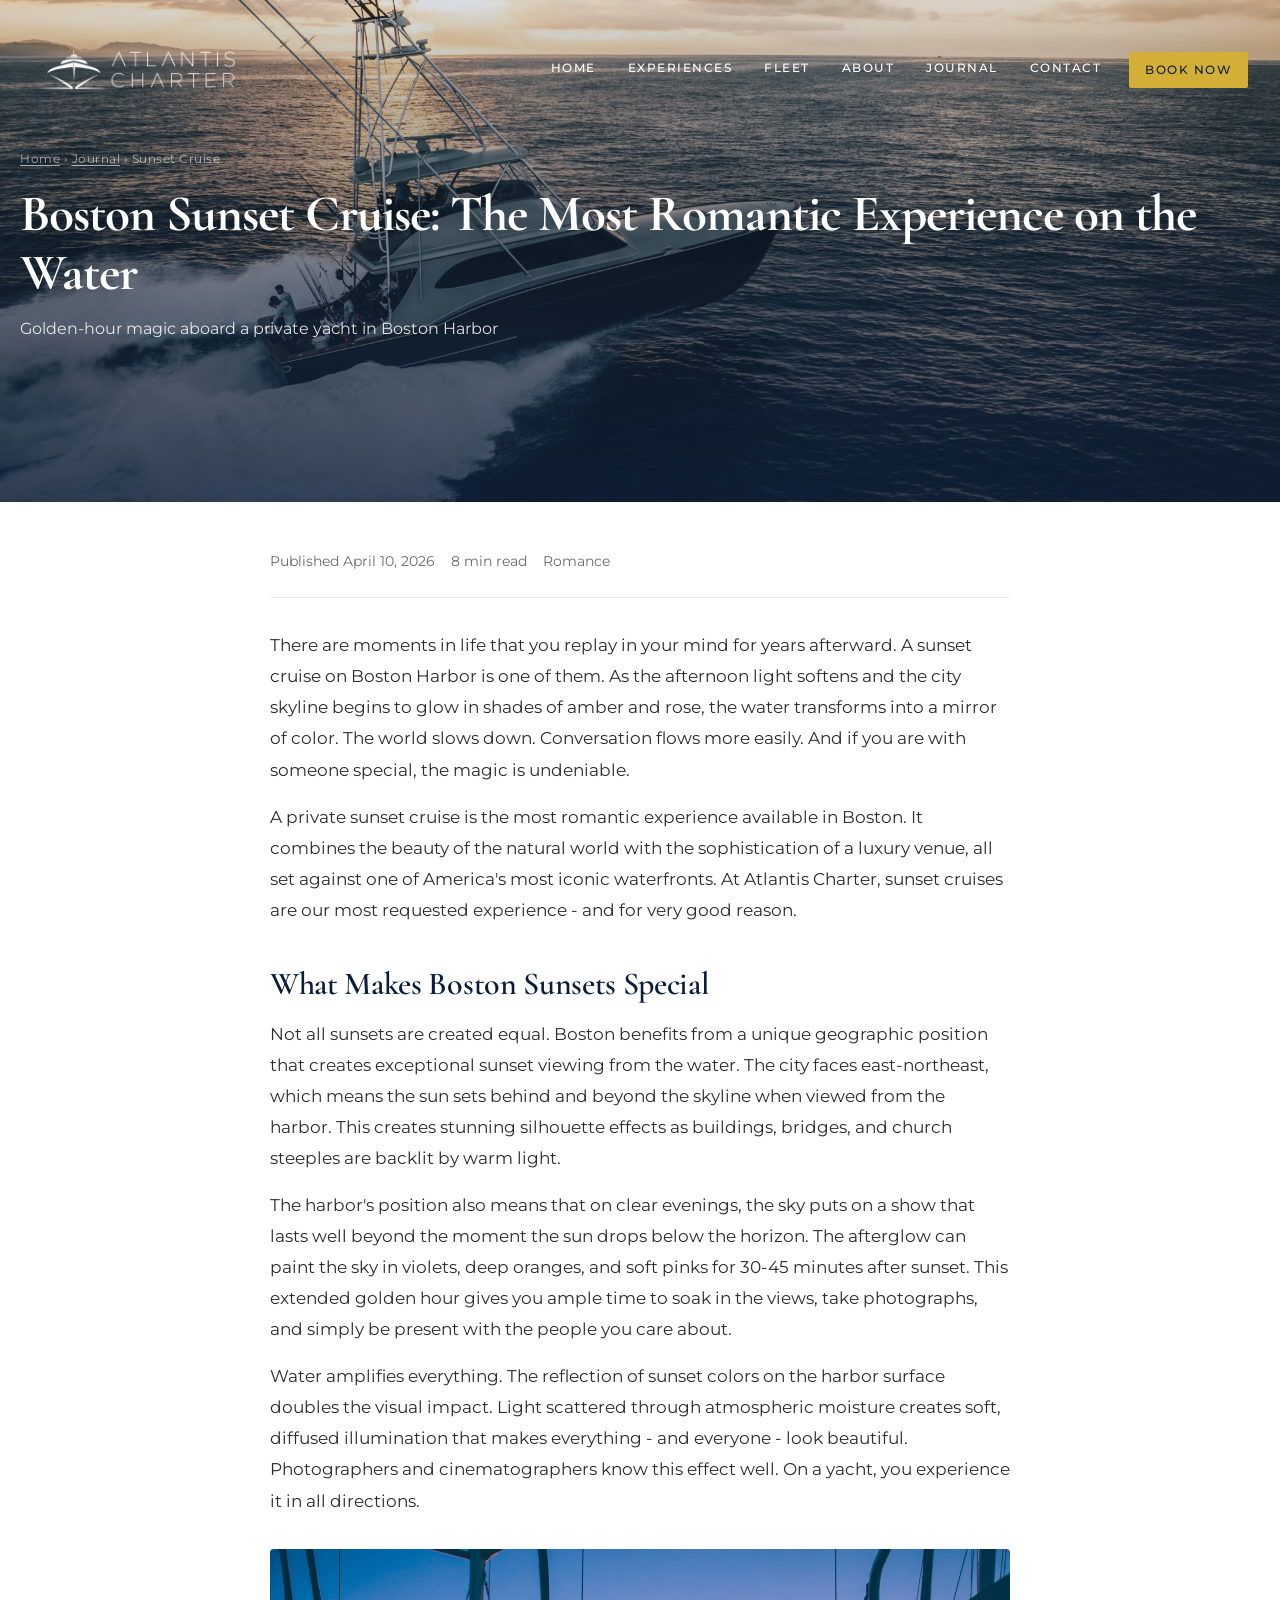
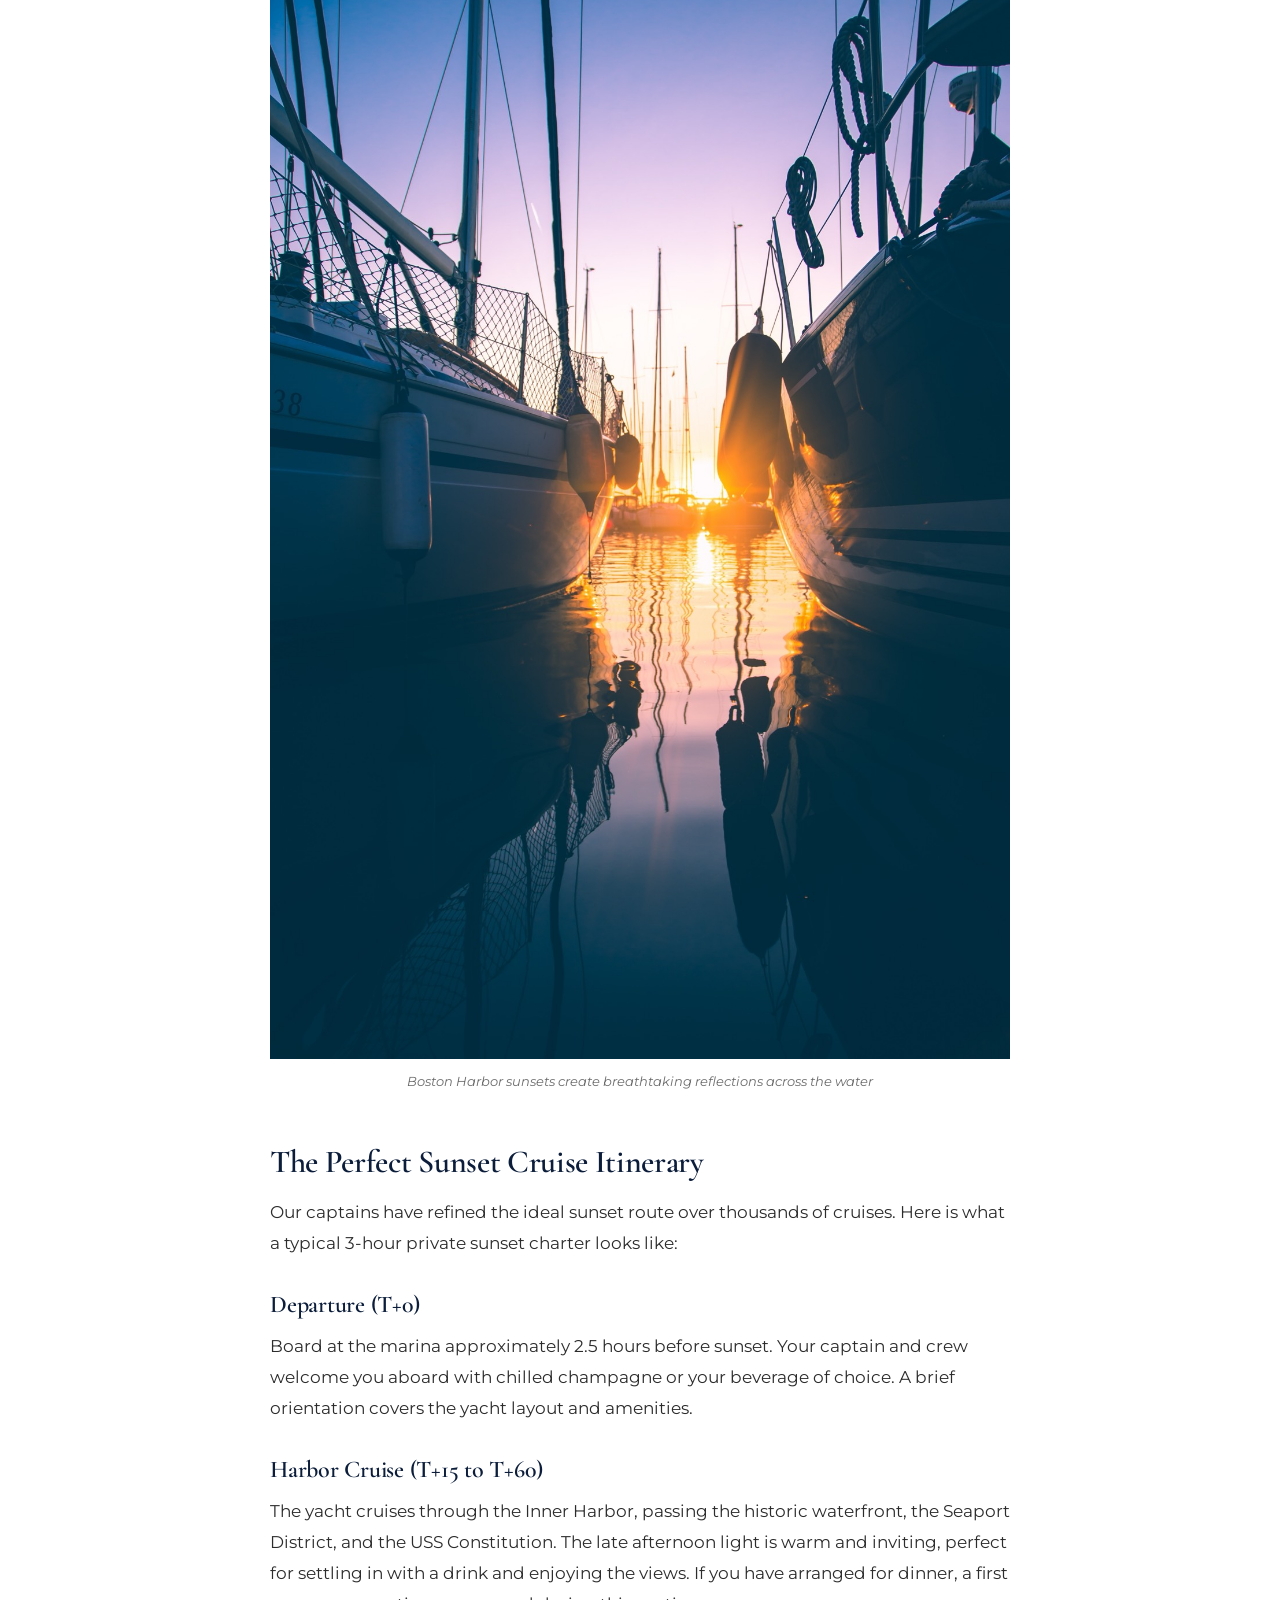
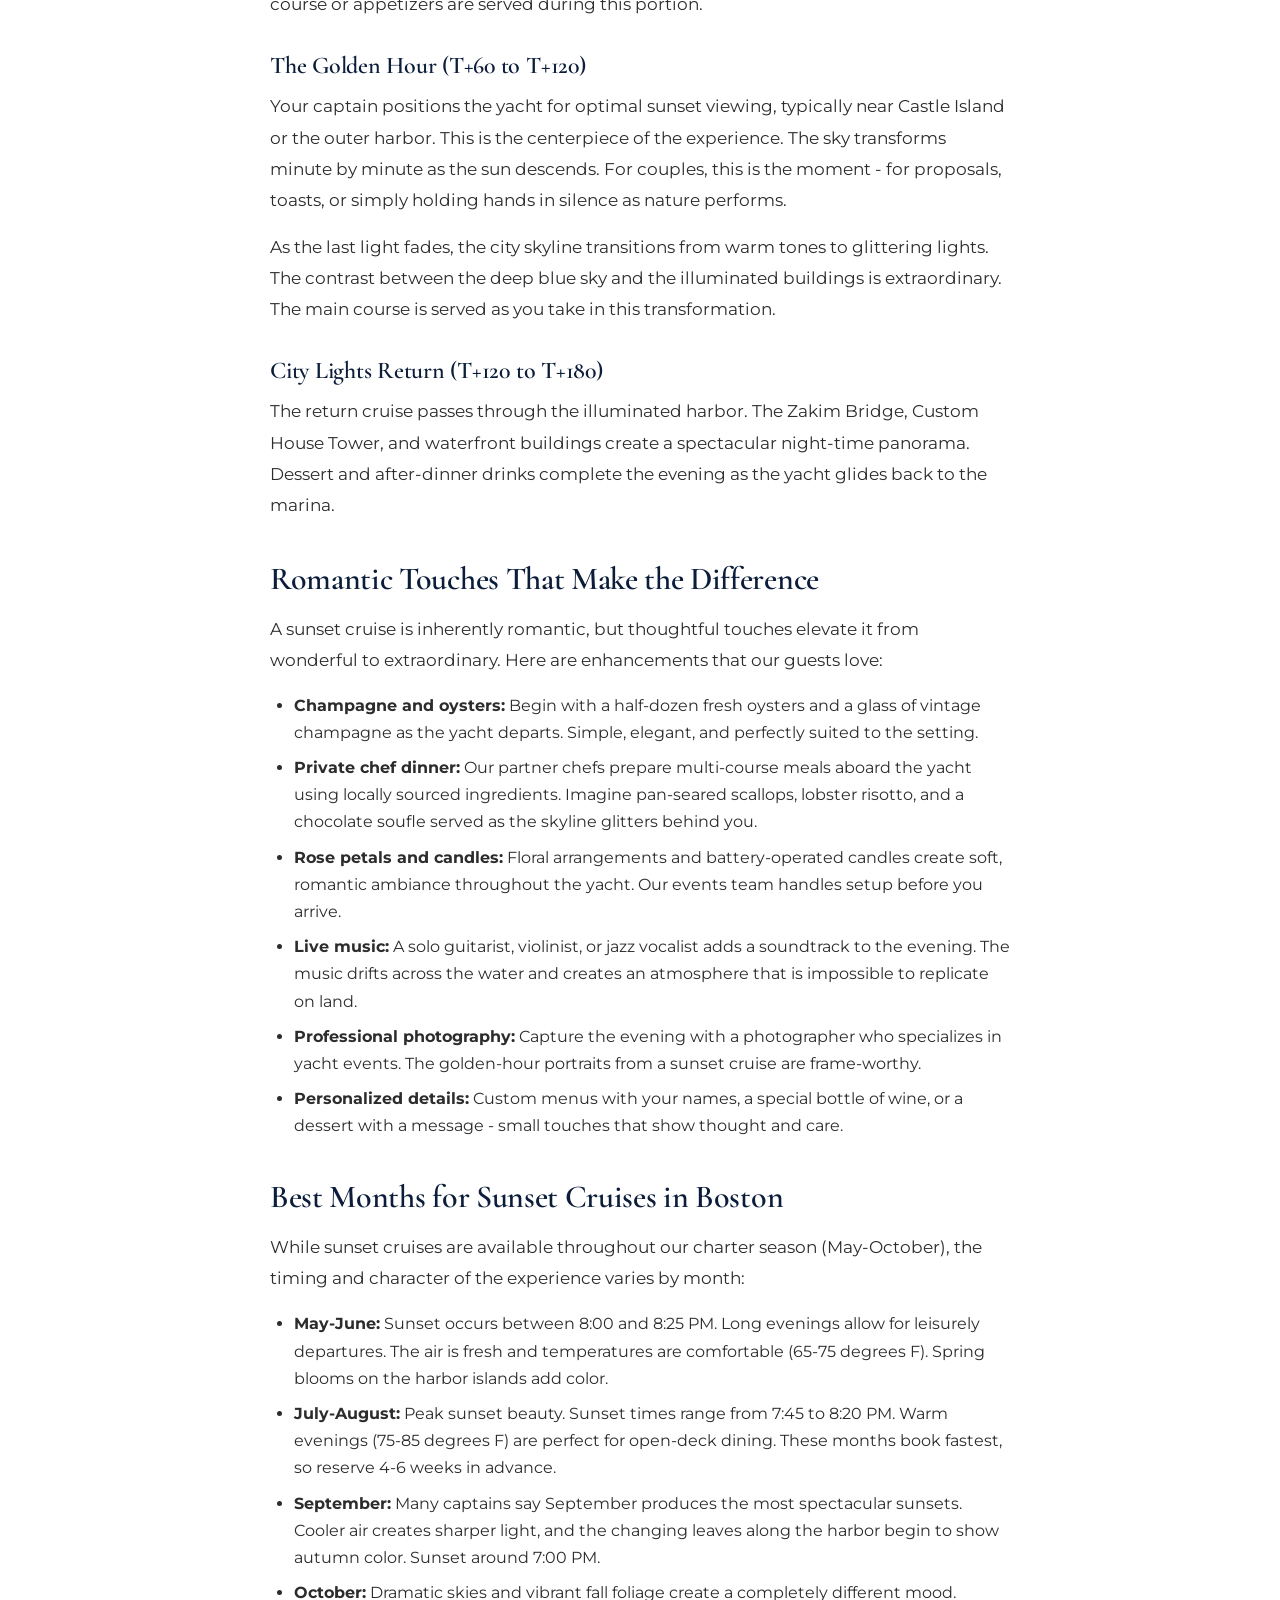
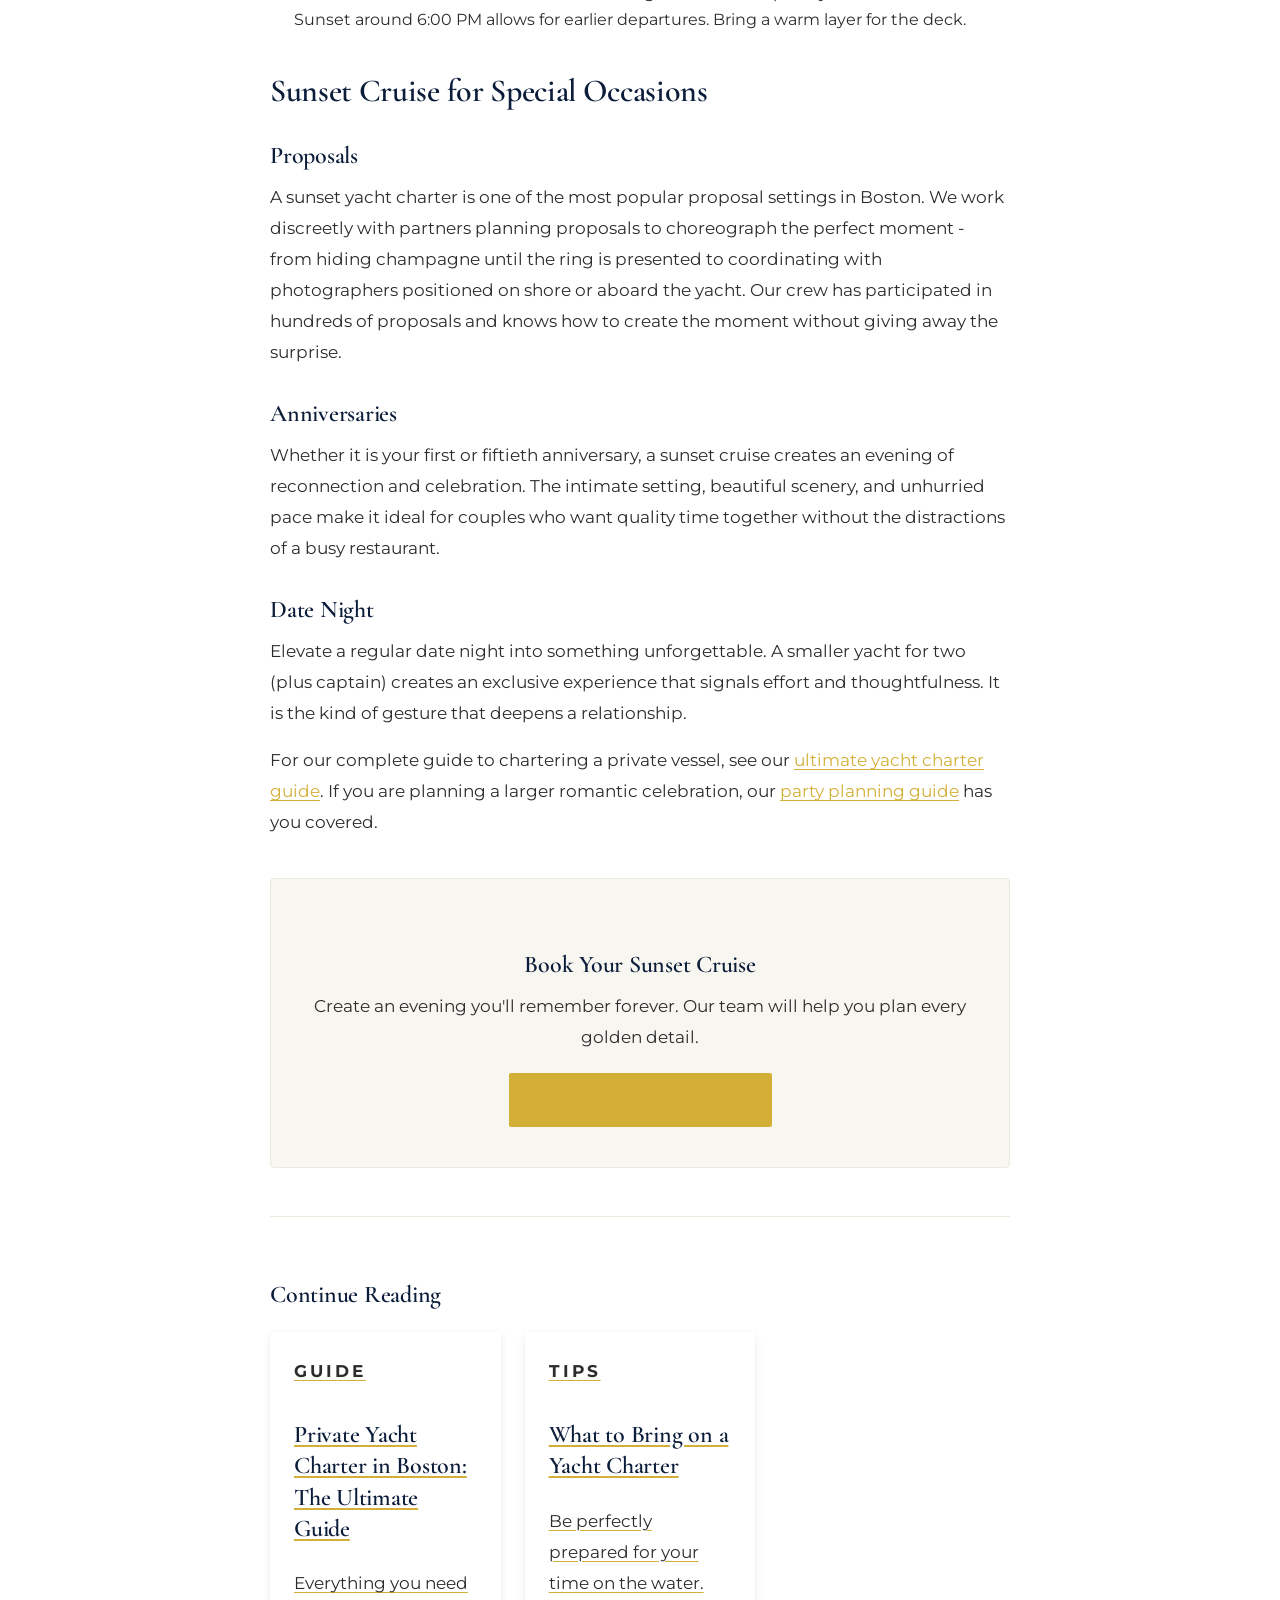
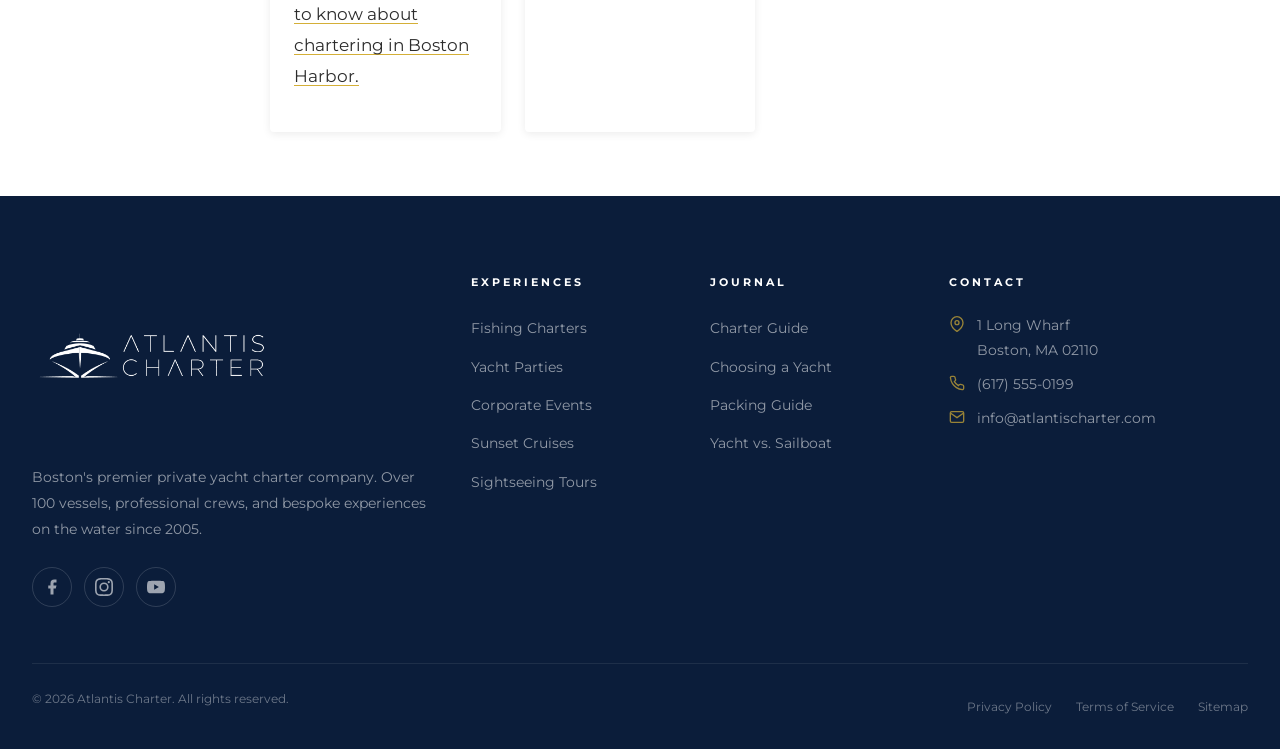
<file: blog/sunset-cruise-boston.html>
<!DOCTYPE html>
<html lang="en">
<head>
  <meta charset="UTF-8">
  <meta name="viewport" content="width=device-width, initial-scale=1.0">
  <title>Boston Sunset Cruise: The Most Romantic Experience on the Water | Atlantis Charter</title>
  <meta name="description" content="Experience the most romantic sunset cruise in Boston Harbor. Discover the best routes, what to expect, seasonal timing, and how to plan an unforgettable evening on a private yacht.">
  <link rel="canonical" href="https://atlantischarter.com/blog/sunset-cruise-boston.html">
  <meta property="og:title" content="Boston Sunset Cruise: The Most Romantic Experience on the Water">
  <meta property="og:description" content="Plan the perfect sunset cruise in Boston Harbor aboard a private yacht.">
  <meta property="og:image" content="https://atlantischarter.com/images/boat-floating-in-sea-during-sunset.jpg">
  <meta property="og:url" content="https://atlantischarter.com/blog/sunset-cruise-boston.html">
  <meta property="og:type" content="article">
  <meta name="twitter:card" content="summary_large_image">
  <link rel="preconnect" href="https://fonts.googleapis.com">
  <link rel="preconnect" href="https://fonts.gstatic.com" crossorigin>
  <link href="https://fonts.googleapis.com/css2?family=Cormorant+Garamond:ital,wght@0,400;0,600;0,700;1,400&family=Montserrat:wght@300;400;500;600;700&display=swap" rel="stylesheet">
  <link rel="stylesheet" href="../styles.css">
</head>
<body>

  <header class="site-header scrolled" role="banner">
    <div class="header-inner">
      <a href="/" class="logo" aria-label="Atlantis Charter Home"><img src="../images/logo-horizontal.png" alt="Atlantis Charter" class="logo__img"></a>
      <nav class="nav-links" role="navigation" aria-label="Main navigation">
        <a href="/">Home</a>
        <a href="/#experiences">Experiences</a>
        <a href="/#fleet">Fleet</a>
        <a href="/#about">About</a>
        <a href="/#blog">Journal</a>
        <a href="/#contact">Contact</a>
        <a href="/#contact" class="btn btn-primary nav-cta">Book Now</a>
      </nav>
      <button class="hamburger" aria-label="Toggle navigation menu" aria-expanded="false">
        <span></span><span></span><span></span>
      </button>
    </div>
  </header>

  <section class="page-hero">
    <div class="hero-bg" style="background-image:url('../images/boat-floating-in-sea-during-sunset.jpg');" role="img" aria-label="Yacht silhouetted against a vivid sunset on the water"></div>
    <div class="hero-content">
      <nav class="breadcrumb" aria-label="Breadcrumb"><a href="/">Home</a> &rsaquo; <a href="/#blog">Journal</a> &rsaquo; Sunset Cruise</nav>
      <h1>Boston Sunset Cruise: The Most Romantic Experience on the Water</h1>
      <p class="subtitle">Golden-hour magic aboard a private yacht in Boston Harbor</p>
    </div>
  </section>

  <main>
    <article class="article-wrapper">
      <div class="article-meta">
        <span>Published April 10, 2026</span>
        <span>8 min read</span>
        <span>Romance</span>
      </div>

      <p>There are moments in life that you replay in your mind for years afterward. A sunset cruise on Boston Harbor is one of them. As the afternoon light softens and the city skyline begins to glow in shades of amber and rose, the water transforms into a mirror of color. The world slows down. Conversation flows more easily. And if you are with someone special, the magic is undeniable.</p>

      <p>A private sunset cruise is the most romantic experience available in Boston. It combines the beauty of the natural world with the sophistication of a luxury venue, all set against one of America's most iconic waterfronts. At Atlantis Charter, sunset cruises are our most requested experience - and for very good reason.</p>

      <h2>What Makes Boston Sunsets Special</h2>

      <p>Not all sunsets are created equal. Boston benefits from a unique geographic position that creates exceptional sunset viewing from the water. The city faces east-northeast, which means the sun sets behind and beyond the skyline when viewed from the harbor. This creates stunning silhouette effects as buildings, bridges, and church steeples are backlit by warm light.</p>

      <p>The harbor's position also means that on clear evenings, the sky puts on a show that lasts well beyond the moment the sun drops below the horizon. The afterglow can paint the sky in violets, deep oranges, and soft pinks for 30-45 minutes after sunset. This extended golden hour gives you ample time to soak in the views, take photographs, and simply be present with the people you care about.</p>

      <p>Water amplifies everything. The reflection of sunset colors on the harbor surface doubles the visual impact. Light scattered through atmospheric moisture creates soft, diffused illumination that makes everything - and everyone - look beautiful. Photographers and cinematographers know this effect well. On a yacht, you experience it in all directions.</p>

      <figure class="article-image">
        <img src="../images/colorful-sunset-harbor-yacht-sailboat-water-sky-ni.jpg" alt="Colorful sunset over a harbor with yachts and sailboats" width="780" height="520" loading="lazy">
        <figcaption>Boston Harbor sunsets create breathtaking reflections across the water</figcaption>
      </figure>

      <h2>The Perfect Sunset Cruise Itinerary</h2>

      <p>Our captains have refined the ideal sunset route over thousands of cruises. Here is what a typical 3-hour private sunset charter looks like:</p>

      <h3>Departure (T+0)</h3>
      <p>Board at the marina approximately 2.5 hours before sunset. Your captain and crew welcome you aboard with chilled champagne or your beverage of choice. A brief orientation covers the yacht layout and amenities.</p>

      <h3>Harbor Cruise (T+15 to T+60)</h3>
      <p>The yacht cruises through the Inner Harbor, passing the historic waterfront, the Seaport District, and the USS Constitution. The late afternoon light is warm and inviting, perfect for settling in with a drink and enjoying the views. If you have arranged for dinner, a first course or appetizers are served during this portion.</p>

      <h3>The Golden Hour (T+60 to T+120)</h3>
      <p>Your captain positions the yacht for optimal sunset viewing, typically near Castle Island or the outer harbor. This is the centerpiece of the experience. The sky transforms minute by minute as the sun descends. For couples, this is the moment - for proposals, toasts, or simply holding hands in silence as nature performs.</p>

      <p>As the last light fades, the city skyline transitions from warm tones to glittering lights. The contrast between the deep blue sky and the illuminated buildings is extraordinary. The main course is served as you take in this transformation.</p>

      <h3>City Lights Return (T+120 to T+180)</h3>
      <p>The return cruise passes through the illuminated harbor. The Zakim Bridge, Custom House Tower, and waterfront buildings create a spectacular night-time panorama. Dessert and after-dinner drinks complete the evening as the yacht glides back to the marina.</p>

      <h2>Romantic Touches That Make the Difference</h2>

      <p>A sunset cruise is inherently romantic, but thoughtful touches elevate it from wonderful to extraordinary. Here are enhancements that our guests love:</p>

      <ul>
        <li><strong>Champagne and oysters:</strong> Begin with a half-dozen fresh oysters and a glass of vintage champagne as the yacht departs. Simple, elegant, and perfectly suited to the setting.</li>
        <li><strong>Private chef dinner:</strong> Our partner chefs prepare multi-course meals aboard the yacht using locally sourced ingredients. Imagine pan-seared scallops, lobster risotto, and a chocolate soufle served as the skyline glitters behind you.</li>
        <li><strong>Rose petals and candles:</strong> Floral arrangements and battery-operated candles create soft, romantic ambiance throughout the yacht. Our events team handles setup before you arrive.</li>
        <li><strong>Live music:</strong> A solo guitarist, violinist, or jazz vocalist adds a soundtrack to the evening. The music drifts across the water and creates an atmosphere that is impossible to replicate on land.</li>
        <li><strong>Professional photography:</strong> Capture the evening with a photographer who specializes in yacht events. The golden-hour portraits from a sunset cruise are frame-worthy.</li>
        <li><strong>Personalized details:</strong> Custom menus with your names, a special bottle of wine, or a dessert with a message - small touches that show thought and care.</li>
      </ul>

      <h2>Best Months for Sunset Cruises in Boston</h2>

      <p>While sunset cruises are available throughout our charter season (May-October), the timing and character of the experience varies by month:</p>

      <ul>
        <li><strong>May-June:</strong> Sunset occurs between 8:00 and 8:25 PM. Long evenings allow for leisurely departures. The air is fresh and temperatures are comfortable (65-75 degrees F). Spring blooms on the harbor islands add color.</li>
        <li><strong>July-August:</strong> Peak sunset beauty. Sunset times range from 7:45 to 8:20 PM. Warm evenings (75-85 degrees F) are perfect for open-deck dining. These months book fastest, so reserve 4-6 weeks in advance.</li>
        <li><strong>September:</strong> Many captains say September produces the most spectacular sunsets. Cooler air creates sharper light, and the changing leaves along the harbor begin to show autumn color. Sunset around 7:00 PM.</li>
        <li><strong>October:</strong> Dramatic skies and vibrant fall foliage create a completely different mood. Sunset around 6:00 PM allows for earlier departures. Bring a warm layer for the deck.</li>
      </ul>

      <h2>Sunset Cruise for Special Occasions</h2>

      <h3>Proposals</h3>
      <p>A sunset yacht charter is one of the most popular proposal settings in Boston. We work discreetly with partners planning proposals to choreograph the perfect moment - from hiding champagne until the ring is presented to coordinating with photographers positioned on shore or aboard the yacht. Our crew has participated in hundreds of proposals and knows how to create the moment without giving away the surprise.</p>

      <h3>Anniversaries</h3>
      <p>Whether it is your first or fiftieth anniversary, a sunset cruise creates an evening of reconnection and celebration. The intimate setting, beautiful scenery, and unhurried pace make it ideal for couples who want quality time together without the distractions of a busy restaurant.</p>

      <h3>Date Night</h3>
      <p>Elevate a regular date night into something unforgettable. A smaller yacht for two (plus captain) creates an exclusive experience that signals effort and thoughtfulness. It is the kind of gesture that deepens a relationship.</p>

      <p>For our complete guide to chartering a private vessel, see our <a href="private-yacht-charter-boston.html">ultimate yacht charter guide</a>. If you are planning a larger romantic celebration, our <a href="yacht-party-planning-guide.html">party planning guide</a> has you covered.</p>

      <div class="article-cta">
        <h3>Book Your Sunset Cruise</h3>
        <p>Create an evening you'll remember forever. Our team will help you plan every golden detail.</p>
        <a href="/#contact" class="btn btn-primary">Plan Your Evening</a>
      </div>

      <div class="related-posts">
        <h3>Continue Reading</h3>
        <div class="blog-grid">
          <a href="private-yacht-charter-boston.html" class="blog-card">
            <div class="blog-card-content">
              <p class="blog-card-tag">Guide</p>
              <h3>Private Yacht Charter in Boston: The Ultimate Guide</h3>
              <p>Everything you need to know about chartering in Boston Harbor.</p>
            </div>
          </a>
          <a href="what-to-bring-yacht-charter.html" class="blog-card">
            <div class="blog-card-content">
              <p class="blog-card-tag">Tips</p>
              <h3>What to Bring on a Yacht Charter</h3>
              <p>Be perfectly prepared for your time on the water.</p>
            </div>
          </a>
        </div>
      </div>
    </article>
  </main>

  <footer class="site-footer" role="contentinfo">
    <div class="container">
      <div class="footer-grid">
        <div class="footer-brand"><a href="/" class="logo" aria-label="Atlantis Charter Home"><img src="../images/logo-horizontal.png" alt="Atlantis Charter" class="logo__img"></a><p>Boston's premier private yacht charter company. Over 100 vessels, professional crews, and bespoke experiences on the water since 2005.</p><div class="footer-social"><a href="https://www.facebook.com/atlantischarter" aria-label="Facebook" rel="noopener noreferrer" target="_blank"><svg width="18" height="18" fill="currentColor" viewBox="0 0 24 24"><path d="M18 2h-3a5 5 0 0 0-5 5v3H7v4h3v8h4v-8h3l1-4h-4V7a1 1 0 0 1 1-1h3z"/></svg></a><a href="https://www.instagram.com/atlantischarter" aria-label="Instagram" rel="noopener noreferrer" target="_blank"><svg width="18" height="18" fill="currentColor" viewBox="0 0 24 24"><path d="M12 2.163c3.204 0 3.584.012 4.85.07 3.252.148 4.771 1.691 4.919 4.919.058 1.265.069 1.645.069 4.849 0 3.205-.012 3.584-.069 4.849-.149 3.225-1.664 4.771-4.919 4.919-1.266.058-1.644.07-4.85.07-3.204 0-3.584-.012-4.849-.07-3.26-.149-4.771-1.699-4.919-4.92-.058-1.265-.07-1.644-.07-4.849 0-3.204.013-3.583.07-4.849.149-3.227 1.664-4.771 4.919-4.919 1.266-.057 1.645-.069 4.849-.069zM12 0C8.741 0 8.333.014 7.053.072 2.695.272.273 2.69.073 7.052.014 8.333 0 8.741 0 12c0 3.259.014 3.668.072 4.948.2 4.358 2.618 6.78 6.98 6.98C8.333 23.986 8.741 24 12 24c3.259 0 3.668-.014 4.948-.072 4.354-.2 6.782-2.618 6.979-6.98.059-1.28.073-1.689.073-4.948 0-3.259-.014-3.667-.072-4.947-.196-4.354-2.617-6.78-6.979-6.98C15.668.014 15.259 0 12 0zm0 5.838a6.162 6.162 0 1 0 0 12.324 6.162 6.162 0 0 0 0-12.324zM12 16a4 4 0 1 1 0-8 4 4 0 0 1 0 8zm6.406-11.845a1.44 1.44 0 1 0 0 2.881 1.44 1.44 0 0 0 0-2.881z"/></svg></a><a href="https://www.youtube.com/@atlantischarter" aria-label="YouTube" rel="noopener noreferrer" target="_blank"><svg width="18" height="18" fill="currentColor" viewBox="0 0 24 24"><path d="M23.498 6.186a3.016 3.016 0 0 0-2.122-2.136C19.505 3.545 12 3.545 12 3.545s-7.505 0-9.377.505A3.017 3.017 0 0 0 .502 6.186C0 8.07 0 12 0 12s0 3.93.502 5.814a3.016 3.016 0 0 0 2.122 2.136c1.871.505 9.376.505 9.376.505s7.505 0 9.377-.505a3.015 3.015 0 0 0 2.122-2.136C24 15.93 24 12 24 12s0-3.93-.502-5.814zM9.545 15.568V8.432L15.818 12l-6.273 3.568z"/></svg></a></div></div>
        <div class="footer-col"><h4>Experiences</h4><ul><li><a href="fishing-charter-boston-harbor.html">Fishing Charters</a></li><li><a href="yacht-party-planning-guide.html">Yacht Parties</a></li><li><a href="corporate-events-on-yacht.html">Corporate Events</a></li><li><a href="sunset-cruise-boston.html">Sunset Cruises</a></li><li><a href="boston-harbor-islands-by-boat.html">Sightseeing Tours</a></li></ul></div>
        <div class="footer-col"><h4>Journal</h4><ul><li><a href="private-yacht-charter-boston.html">Charter Guide</a></li><li><a href="choosing-right-yacht-size.html">Choosing a Yacht</a></li><li><a href="what-to-bring-yacht-charter.html">Packing Guide</a></li><li><a href="luxury-yacht-vs-sailboat.html">Yacht vs. Sailboat</a></li></ul></div>
        <div class="footer-col"><h4>Contact</h4><ul class="footer-contact"><li><svg width="16" height="16" fill="none" stroke="currentColor" stroke-width="2" viewBox="0 0 24 24"><path d="M21 10c0 7-9 13-9 13s-9-6-9-13a9 9 0 0 1 18 0z"/><circle cx="12" cy="10" r="3"/></svg>1 Long Wharf<br>Boston, MA 02110</li><li><svg width="16" height="16" fill="none" stroke="currentColor" stroke-width="2" viewBox="0 0 24 24"><path d="M22 16.92v3a2 2 0 0 1-2.18 2 19.79 19.79 0 0 1-8.63-3.07 19.5 19.5 0 0 1-6-6A19.79 19.79 0 0 1 2.12 4.18 2 2 0 0 1 4.11 2h3a2 2 0 0 1 2 1.72c.127.96.361 1.903.7 2.81a2 2 0 0 1-.45 2.11L8.09 9.91a16 16 0 0 0 6 6l1.27-1.27a2 2 0 0 1 2.11-.45c.907.339 1.85.573 2.81.7A2 2 0 0 1 22 16.92z"/></svg>(617) 555-0199</li><li><svg width="16" height="16" fill="none" stroke="currentColor" stroke-width="2" viewBox="0 0 24 24"><path d="M4 4h16c1.1 0 2 .9 2 2v12c0 1.1-.9 2-2 2H4c-1.1 0-2-.9-2-2V6c0-1.1.9-2 2-2z"/><polyline points="22,6 12,13 2,6"/></svg>info@atlantischarter.com</li></ul></div>
      </div>
      <div class="footer-bottom"><p>&copy; 2026 Atlantis Charter. All rights reserved.</p><div class="footer-bottom-links"><a href="#">Privacy Policy</a><a href="#">Terms of Service</a><a href="/sitemap.xml">Sitemap</a></div></div>
    </div>
  </footer>
  <script src="../script.js"></script>
</body>
</html>
</file>
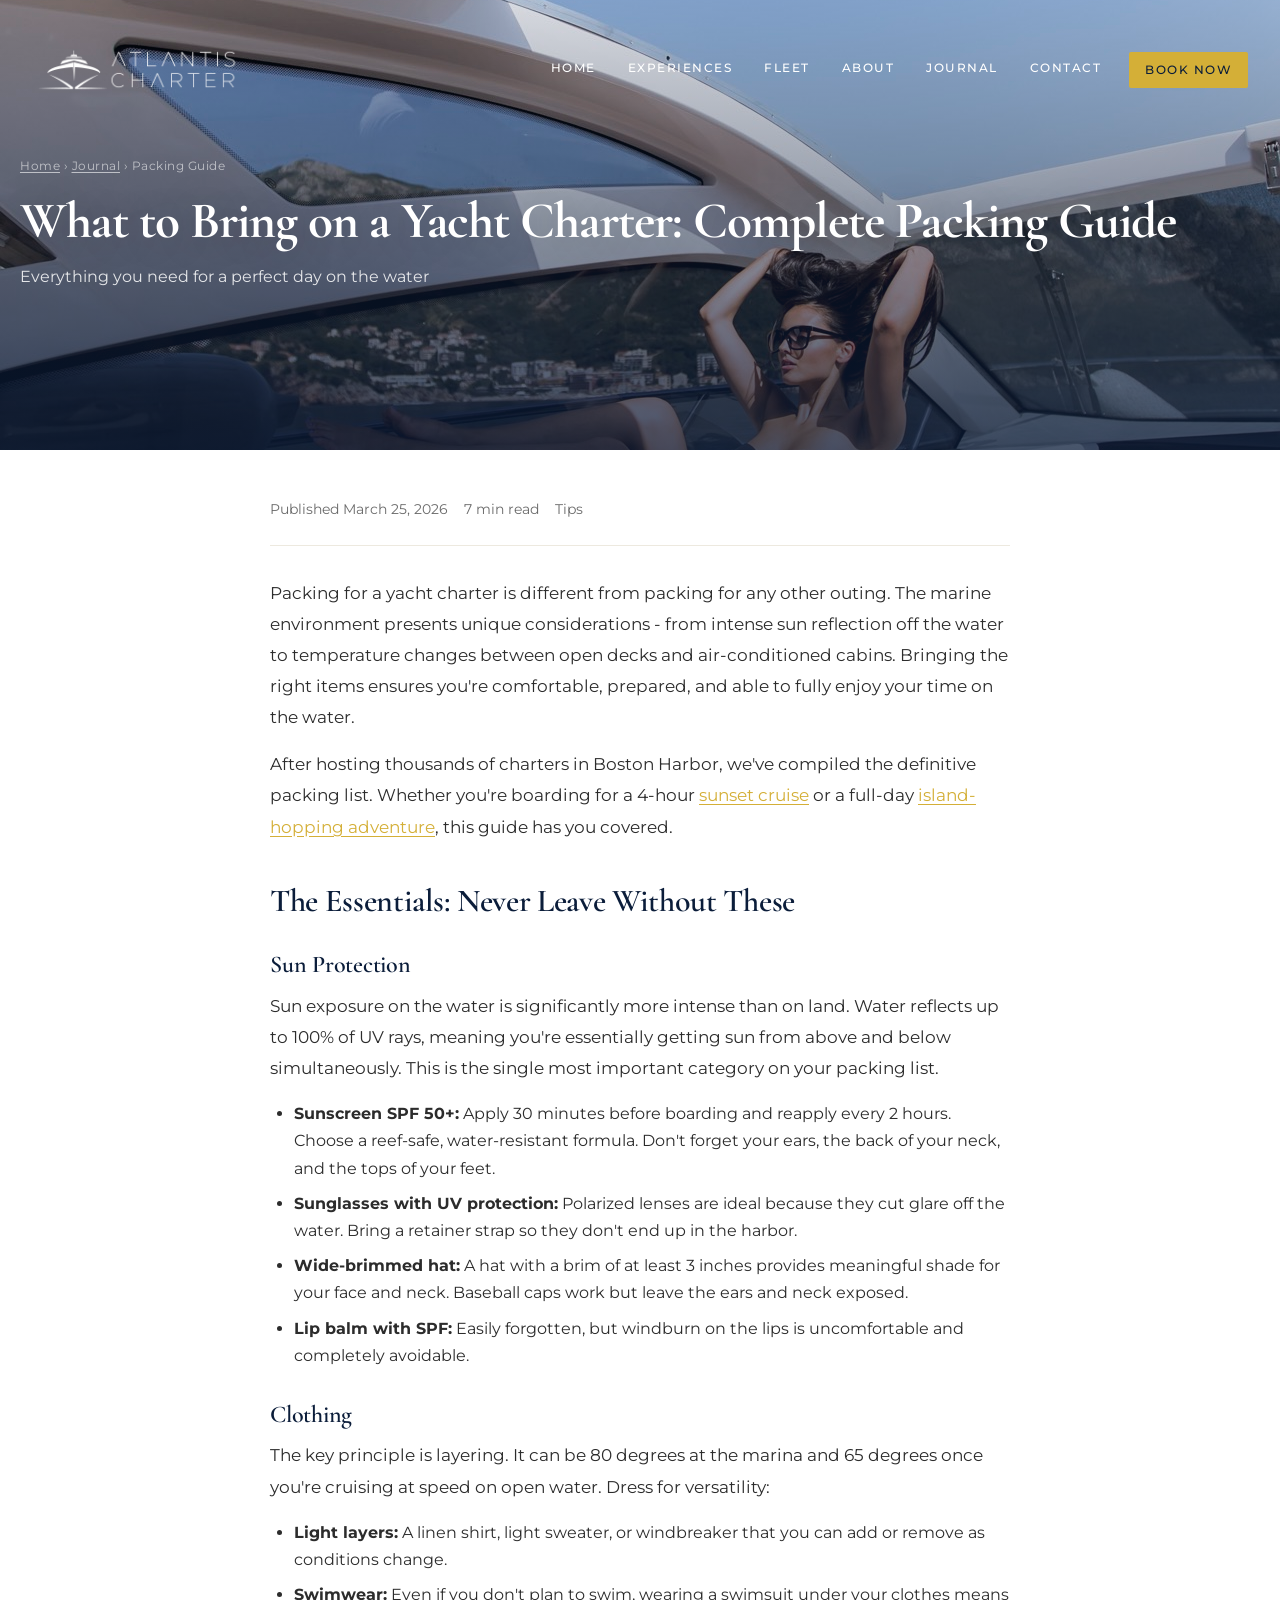
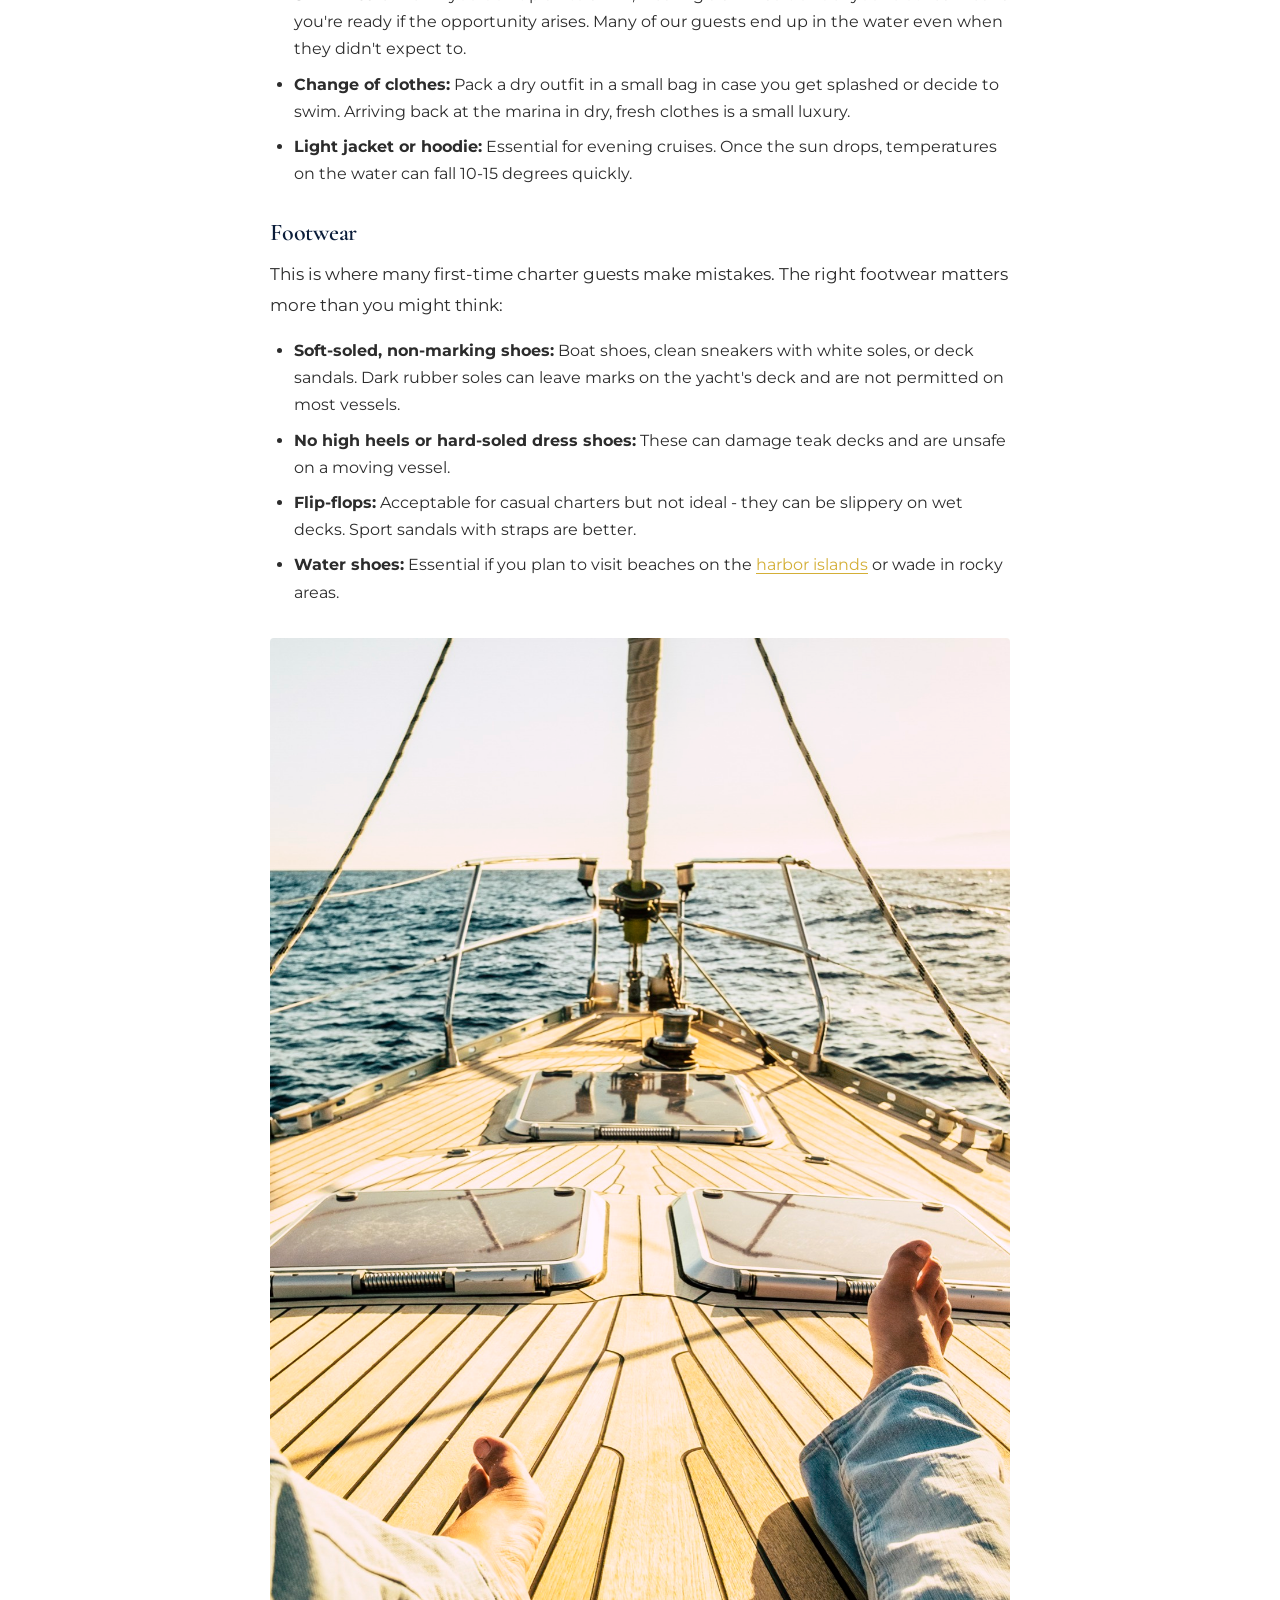
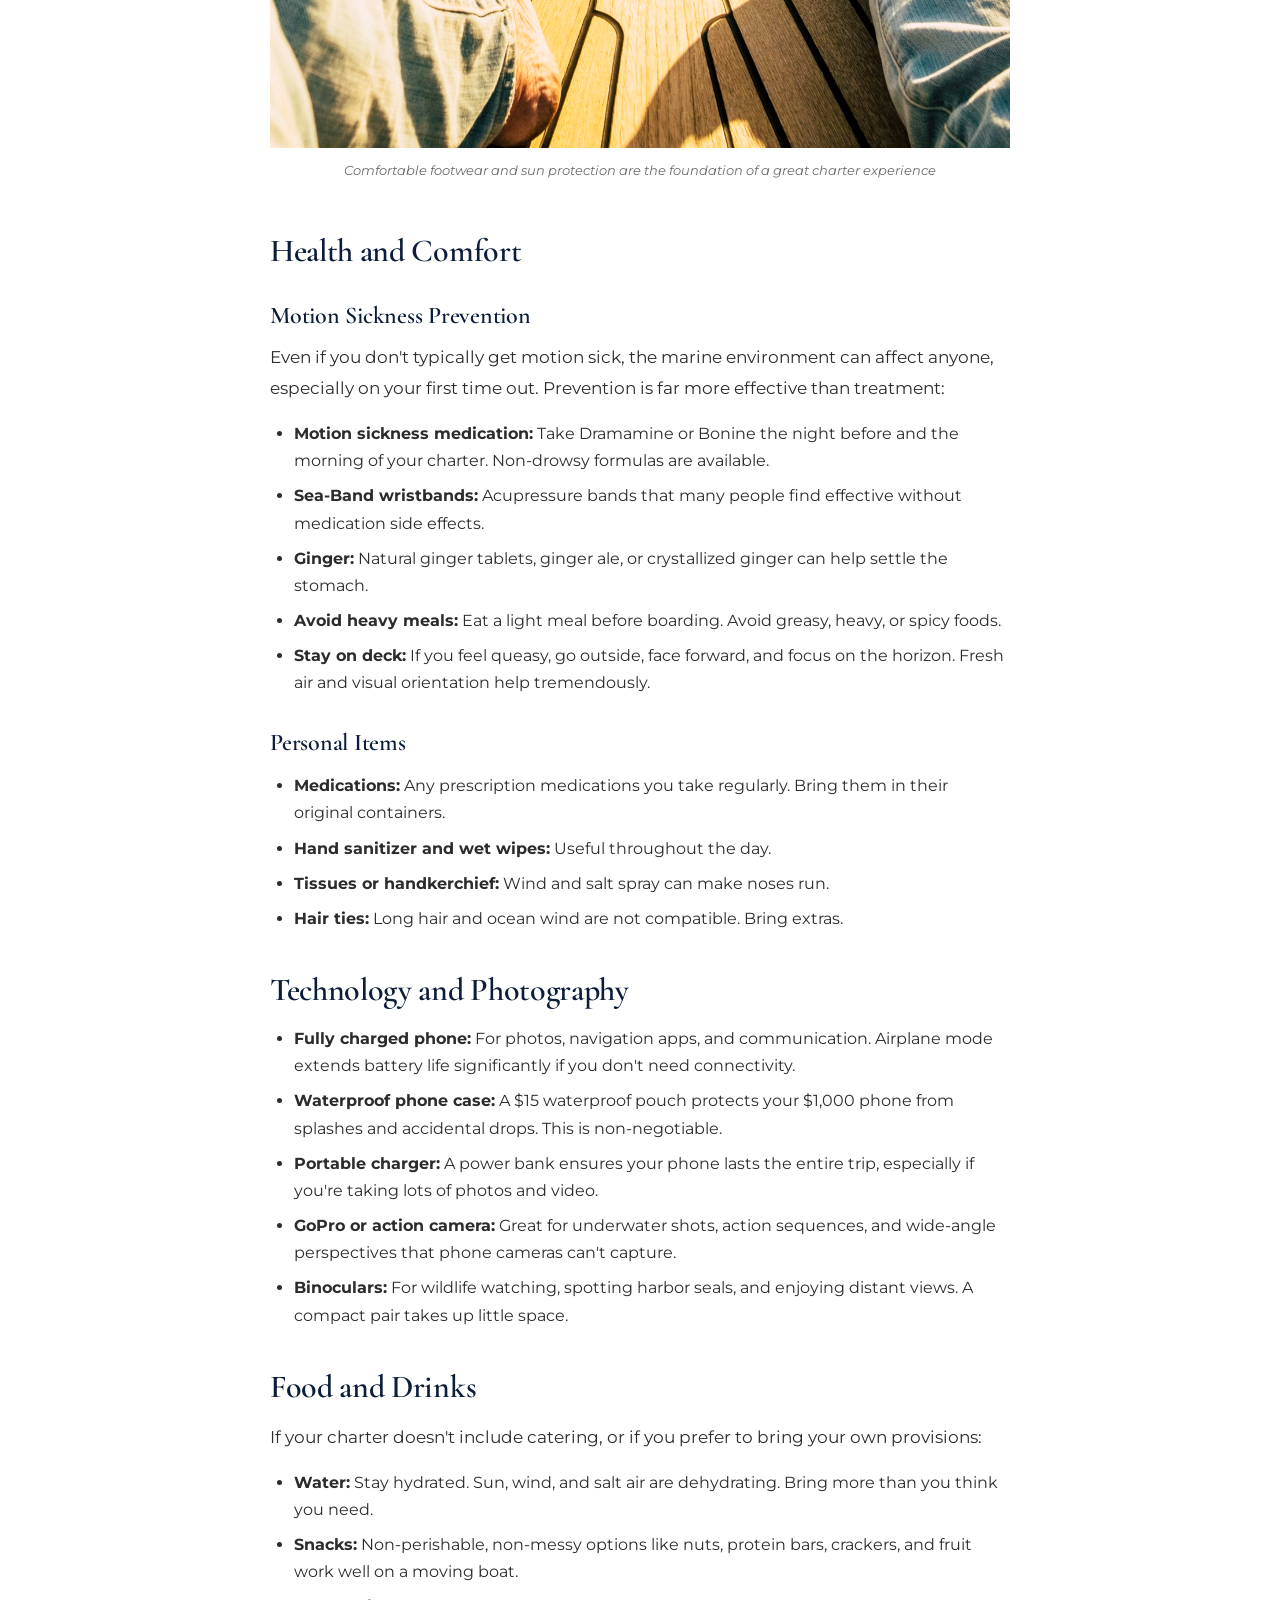
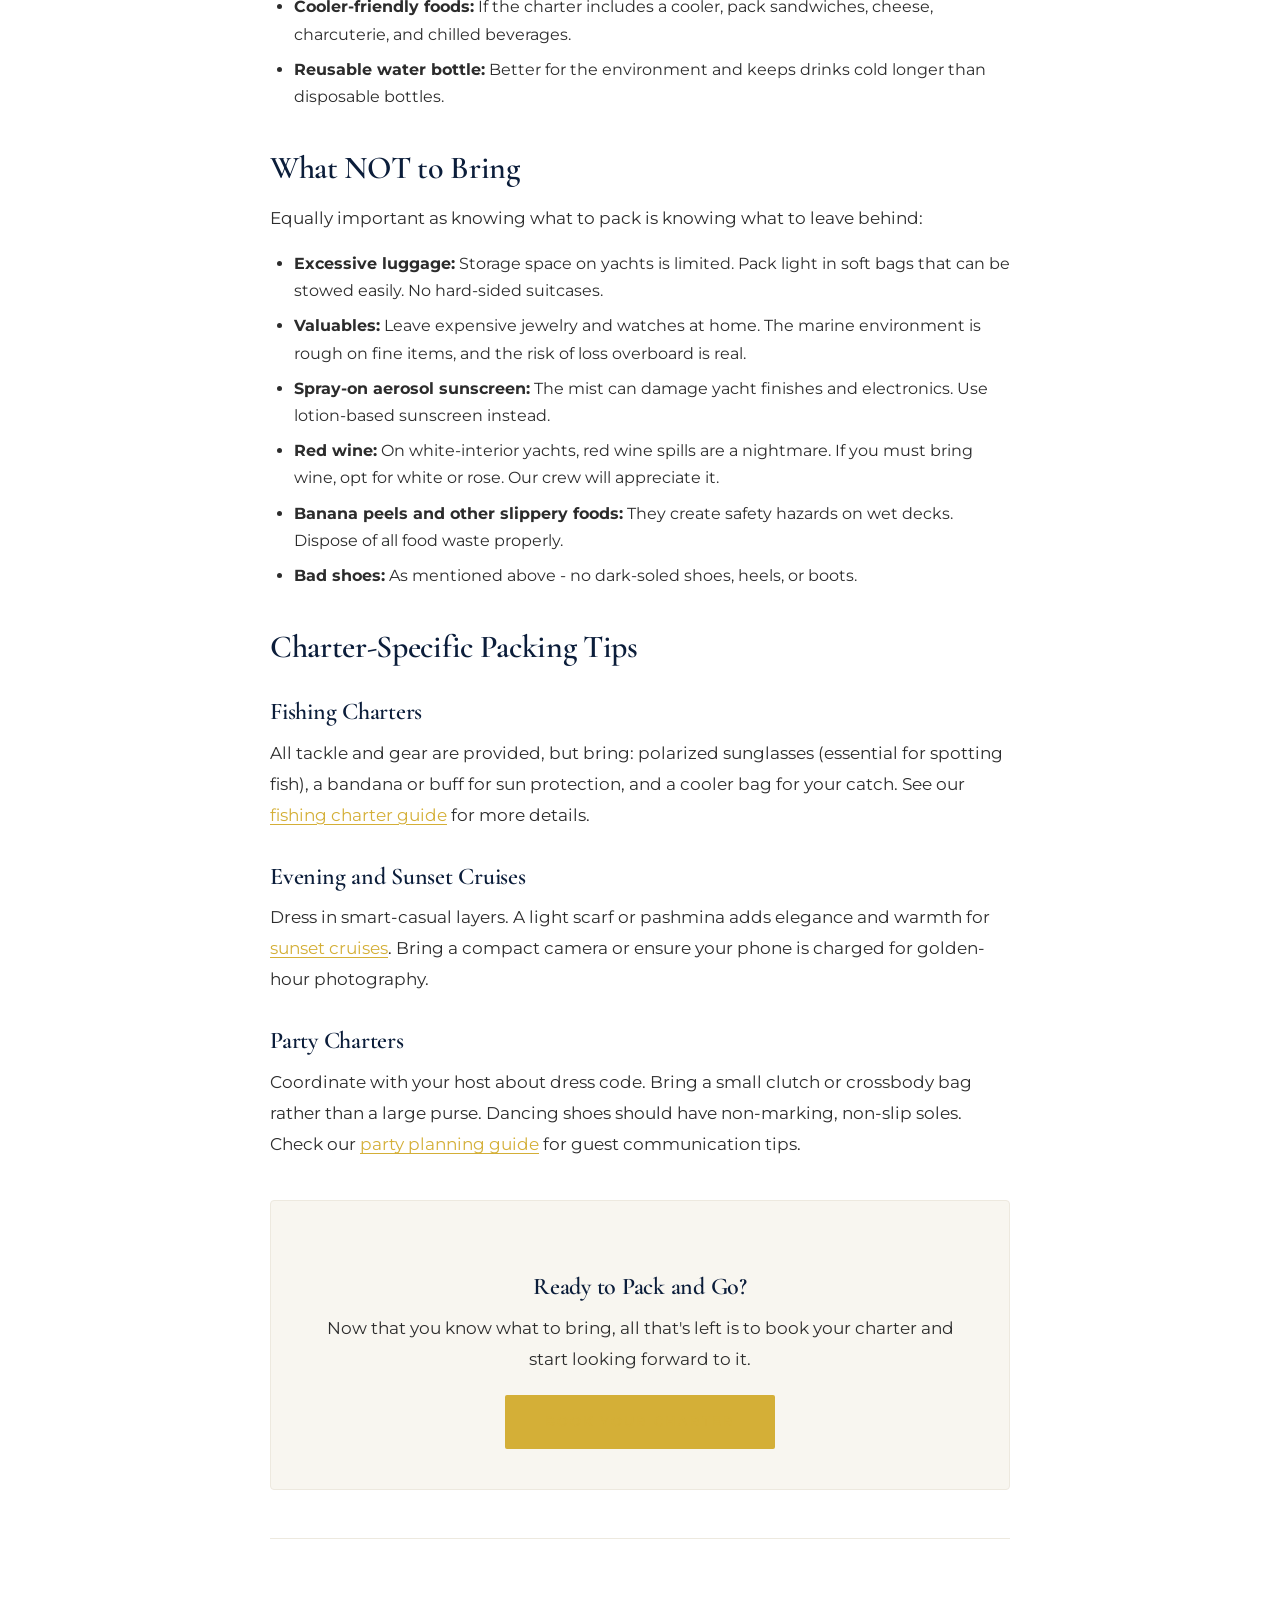
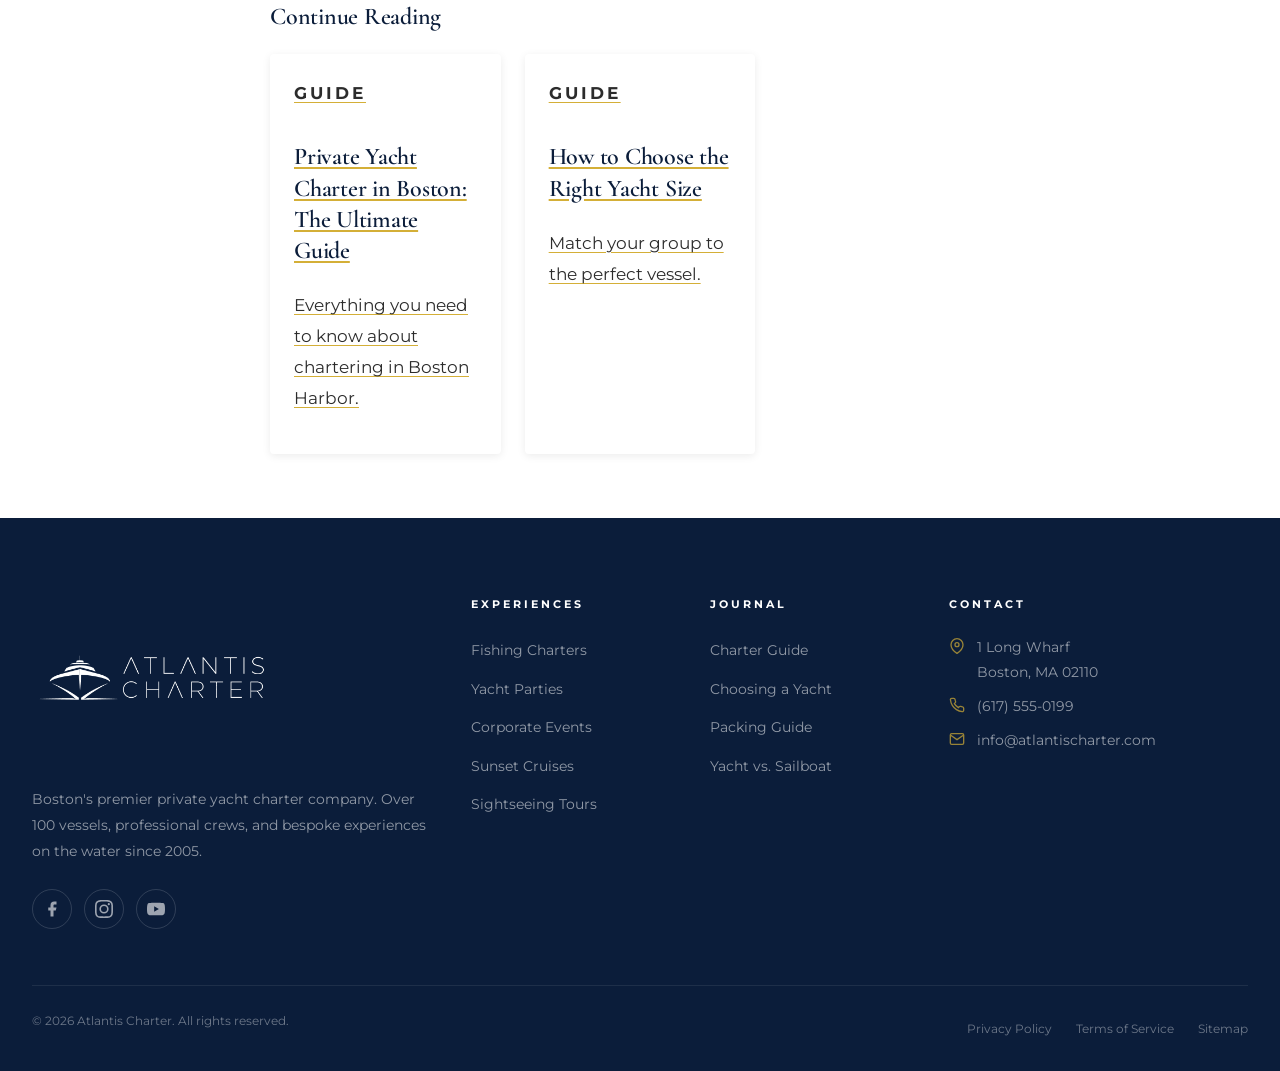
<file: blog/what-to-bring-yacht-charter.html>
<!DOCTYPE html>
<html lang="en">
<head>
  <meta charset="UTF-8">
  <meta name="viewport" content="width=device-width, initial-scale=1.0">
  <title>What to Bring on a Yacht Charter: Complete Packing Guide | Atlantis Charter</title>
  <meta name="description" content="Don't forget anything important. This complete packing checklist covers everything you need for a yacht charter in Boston - from clothing and sun protection to tech and personal items.">
  <link rel="canonical" href="https://atlantischarter.com/blog/what-to-bring-yacht-charter.html">
  <meta property="og:title" content="What to Bring on a Yacht Charter: Complete Packing Guide">
  <meta property="og:description" content="The essential packing checklist for your yacht charter in Boston Harbor.">
  <meta property="og:image" content="https://atlantischarter.com/images/woman-relaxes-on-luxurious-boat-in-the-sun.jpg">
  <meta property="og:url" content="https://atlantischarter.com/blog/what-to-bring-yacht-charter.html">
  <meta property="og:type" content="article">
  <meta name="twitter:card" content="summary_large_image">
  <link rel="preconnect" href="https://fonts.googleapis.com">
  <link rel="preconnect" href="https://fonts.gstatic.com" crossorigin>
  <link href="https://fonts.googleapis.com/css2?family=Cormorant+Garamond:ital,wght@0,400;0,600;0,700;1,400&family=Montserrat:wght@300;400;500;600;700&display=swap" rel="stylesheet">
  <link rel="stylesheet" href="../styles.css">
</head>
<body>

  <header class="site-header scrolled" role="banner">
    <div class="header-inner">
      <a href="/" class="logo" aria-label="Atlantis Charter Home"><img src="../images/logo-horizontal.png" alt="Atlantis Charter" class="logo__img"></a>
      <nav class="nav-links" role="navigation" aria-label="Main navigation">
        <a href="/">Home</a><a href="/#experiences">Experiences</a><a href="/#fleet">Fleet</a><a href="/#about">About</a><a href="/#blog">Journal</a><a href="/#contact">Contact</a>
        <a href="/#contact" class="btn btn-primary nav-cta">Book Now</a>
      </nav>
      <button class="hamburger" aria-label="Toggle navigation menu" aria-expanded="false"><span></span><span></span><span></span></button>
    </div>
  </header>

  <section class="page-hero">
    <div class="hero-bg" style="background-image:url('../images/woman-relaxes-on-luxurious-boat-in-the-sun.jpg');" role="img" aria-label="Woman relaxing on the deck of a luxury yacht in the sun"></div>
    <div class="hero-content">
      <nav class="breadcrumb" aria-label="Breadcrumb"><a href="/">Home</a> &rsaquo; <a href="/#blog">Journal</a> &rsaquo; Packing Guide</nav>
      <h1>What to Bring on a Yacht Charter: Complete Packing Guide</h1>
      <p class="subtitle">Everything you need for a perfect day on the water</p>
    </div>
  </section>

  <main>
    <article class="article-wrapper">
      <div class="article-meta">
        <span>Published March 25, 2026</span>
        <span>7 min read</span>
        <span>Tips</span>
      </div>

      <p>Packing for a yacht charter is different from packing for any other outing. The marine environment presents unique considerations - from intense sun reflection off the water to temperature changes between open decks and air-conditioned cabins. Bringing the right items ensures you're comfortable, prepared, and able to fully enjoy your time on the water.</p>

      <p>After hosting thousands of charters in Boston Harbor, we've compiled the definitive packing list. Whether you're boarding for a 4-hour <a href="sunset-cruise-boston.html">sunset cruise</a> or a full-day <a href="boston-harbor-islands-by-boat.html">island-hopping adventure</a>, this guide has you covered.</p>

      <h2>The Essentials: Never Leave Without These</h2>

      <h3>Sun Protection</h3>
      <p>Sun exposure on the water is significantly more intense than on land. Water reflects up to 100% of UV rays, meaning you're essentially getting sun from above and below simultaneously. This is the single most important category on your packing list.</p>

      <ul>
        <li><strong>Sunscreen SPF 50+:</strong> Apply 30 minutes before boarding and reapply every 2 hours. Choose a reef-safe, water-resistant formula. Don't forget your ears, the back of your neck, and the tops of your feet.</li>
        <li><strong>Sunglasses with UV protection:</strong> Polarized lenses are ideal because they cut glare off the water. Bring a retainer strap so they don't end up in the harbor.</li>
        <li><strong>Wide-brimmed hat:</strong> A hat with a brim of at least 3 inches provides meaningful shade for your face and neck. Baseball caps work but leave the ears and neck exposed.</li>
        <li><strong>Lip balm with SPF:</strong> Easily forgotten, but windburn on the lips is uncomfortable and completely avoidable.</li>
      </ul>

      <h3>Clothing</h3>
      <p>The key principle is layering. It can be 80 degrees at the marina and 65 degrees once you're cruising at speed on open water. Dress for versatility:</p>

      <ul>
        <li><strong>Light layers:</strong> A linen shirt, light sweater, or windbreaker that you can add or remove as conditions change.</li>
        <li><strong>Swimwear:</strong> Even if you don't plan to swim, wearing a swimsuit under your clothes means you're ready if the opportunity arises. Many of our guests end up in the water even when they didn't expect to.</li>
        <li><strong>Change of clothes:</strong> Pack a dry outfit in a small bag in case you get splashed or decide to swim. Arriving back at the marina in dry, fresh clothes is a small luxury.</li>
        <li><strong>Light jacket or hoodie:</strong> Essential for evening cruises. Once the sun drops, temperatures on the water can fall 10-15 degrees quickly.</li>
      </ul>

      <h3>Footwear</h3>
      <p>This is where many first-time charter guests make mistakes. The right footwear matters more than you might think:</p>

      <ul>
        <li><strong>Soft-soled, non-marking shoes:</strong> Boat shoes, clean sneakers with white soles, or deck sandals. Dark rubber soles can leave marks on the yacht's deck and are not permitted on most vessels.</li>
        <li><strong>No high heels or hard-soled dress shoes:</strong> These can damage teak decks and are unsafe on a moving vessel.</li>
        <li><strong>Flip-flops:</strong> Acceptable for casual charters but not ideal - they can be slippery on wet decks. Sport sandals with straps are better.</li>
        <li><strong>Water shoes:</strong> Essential if you plan to visit beaches on the <a href="boston-harbor-islands-by-boat.html">harbor islands</a> or wade in rocky areas.</li>
      </ul>

      <figure class="article-image">
        <img src="../images/pov-point-of-view-of-man-legs-laying-and-relaxing.jpg" alt="Point of view of relaxed legs on a yacht deck with ocean view" width="780" height="520" loading="lazy">
        <figcaption>Comfortable footwear and sun protection are the foundation of a great charter experience</figcaption>
      </figure>

      <h2>Health and Comfort</h2>

      <h3>Motion Sickness Prevention</h3>
      <p>Even if you don't typically get motion sick, the marine environment can affect anyone, especially on your first time out. Prevention is far more effective than treatment:</p>

      <ul>
        <li><strong>Motion sickness medication:</strong> Take Dramamine or Bonine the night before and the morning of your charter. Non-drowsy formulas are available.</li>
        <li><strong>Sea-Band wristbands:</strong> Acupressure bands that many people find effective without medication side effects.</li>
        <li><strong>Ginger:</strong> Natural ginger tablets, ginger ale, or crystallized ginger can help settle the stomach.</li>
        <li><strong>Avoid heavy meals:</strong> Eat a light meal before boarding. Avoid greasy, heavy, or spicy foods.</li>
        <li><strong>Stay on deck:</strong> If you feel queasy, go outside, face forward, and focus on the horizon. Fresh air and visual orientation help tremendously.</li>
      </ul>

      <h3>Personal Items</h3>
      <ul>
        <li><strong>Medications:</strong> Any prescription medications you take regularly. Bring them in their original containers.</li>
        <li><strong>Hand sanitizer and wet wipes:</strong> Useful throughout the day.</li>
        <li><strong>Tissues or handkerchief:</strong> Wind and salt spray can make noses run.</li>
        <li><strong>Hair ties:</strong> Long hair and ocean wind are not compatible. Bring extras.</li>
      </ul>

      <h2>Technology and Photography</h2>

      <ul>
        <li><strong>Fully charged phone:</strong> For photos, navigation apps, and communication. Airplane mode extends battery life significantly if you don't need connectivity.</li>
        <li><strong>Waterproof phone case:</strong> A $15 waterproof pouch protects your $1,000 phone from splashes and accidental drops. This is non-negotiable.</li>
        <li><strong>Portable charger:</strong> A power bank ensures your phone lasts the entire trip, especially if you're taking lots of photos and video.</li>
        <li><strong>GoPro or action camera:</strong> Great for underwater shots, action sequences, and wide-angle perspectives that phone cameras can't capture.</li>
        <li><strong>Binoculars:</strong> For wildlife watching, spotting harbor seals, and enjoying distant views. A compact pair takes up little space.</li>
      </ul>

      <h2>Food and Drinks</h2>

      <p>If your charter doesn't include catering, or if you prefer to bring your own provisions:</p>

      <ul>
        <li><strong>Water:</strong> Stay hydrated. Sun, wind, and salt air are dehydrating. Bring more than you think you need.</li>
        <li><strong>Snacks:</strong> Non-perishable, non-messy options like nuts, protein bars, crackers, and fruit work well on a moving boat.</li>
        <li><strong>Cooler-friendly foods:</strong> If the charter includes a cooler, pack sandwiches, cheese, charcuterie, and chilled beverages.</li>
        <li><strong>Reusable water bottle:</strong> Better for the environment and keeps drinks cold longer than disposable bottles.</li>
      </ul>

      <h2>What NOT to Bring</h2>

      <p>Equally important as knowing what to pack is knowing what to leave behind:</p>

      <ul>
        <li><strong>Excessive luggage:</strong> Storage space on yachts is limited. Pack light in soft bags that can be stowed easily. No hard-sided suitcases.</li>
        <li><strong>Valuables:</strong> Leave expensive jewelry and watches at home. The marine environment is rough on fine items, and the risk of loss overboard is real.</li>
        <li><strong>Spray-on aerosol sunscreen:</strong> The mist can damage yacht finishes and electronics. Use lotion-based sunscreen instead.</li>
        <li><strong>Red wine:</strong> On white-interior yachts, red wine spills are a nightmare. If you must bring wine, opt for white or rose. Our crew will appreciate it.</li>
        <li><strong>Banana peels and other slippery foods:</strong> They create safety hazards on wet decks. Dispose of all food waste properly.</li>
        <li><strong>Bad shoes:</strong> As mentioned above - no dark-soled shoes, heels, or boots.</li>
      </ul>

      <h2>Charter-Specific Packing Tips</h2>

      <h3>Fishing Charters</h3>
      <p>All tackle and gear are provided, but bring: polarized sunglasses (essential for spotting fish), a bandana or buff for sun protection, and a cooler bag for your catch. See our <a href="fishing-charter-boston-harbor.html">fishing charter guide</a> for more details.</p>

      <h3>Evening and Sunset Cruises</h3>
      <p>Dress in smart-casual layers. A light scarf or pashmina adds elegance and warmth for <a href="sunset-cruise-boston.html">sunset cruises</a>. Bring a compact camera or ensure your phone is charged for golden-hour photography.</p>

      <h3>Party Charters</h3>
      <p>Coordinate with your host about dress code. Bring a small clutch or crossbody bag rather than a large purse. Dancing shoes should have non-marking, non-slip soles. Check our <a href="yacht-party-planning-guide.html">party planning guide</a> for guest communication tips.</p>

      <div class="article-cta">
        <h3>Ready to Pack and Go?</h3>
        <p>Now that you know what to bring, all that's left is to book your charter and start looking forward to it.</p>
        <a href="/#contact" class="btn btn-primary">Book Your Charter</a>
      </div>

      <div class="related-posts">
        <h3>Continue Reading</h3>
        <div class="blog-grid">
          <a href="private-yacht-charter-boston.html" class="blog-card">
            <div class="blog-card-content">
              <p class="blog-card-tag">Guide</p>
              <h3>Private Yacht Charter in Boston: The Ultimate Guide</h3>
              <p>Everything you need to know about chartering in Boston Harbor.</p>
            </div>
          </a>
          <a href="choosing-right-yacht-size.html" class="blog-card">
            <div class="blog-card-content">
              <p class="blog-card-tag">Guide</p>
              <h3>How to Choose the Right Yacht Size</h3>
              <p>Match your group to the perfect vessel.</p>
            </div>
          </a>
        </div>
      </div>
    </article>
  </main>

  <footer class="site-footer" role="contentinfo">
    <div class="container">
      <div class="footer-grid">
        <div class="footer-brand"><a href="/" class="logo" aria-label="Atlantis Charter Home"><img src="../images/logo-horizontal.png" alt="Atlantis Charter" class="logo__img"></a><p>Boston's premier private yacht charter company. Over 100 vessels, professional crews, and bespoke experiences on the water since 2005.</p><div class="footer-social"><a href="https://www.facebook.com/atlantischarter" aria-label="Facebook" rel="noopener noreferrer" target="_blank"><svg width="18" height="18" fill="currentColor" viewBox="0 0 24 24"><path d="M18 2h-3a5 5 0 0 0-5 5v3H7v4h3v8h4v-8h3l1-4h-4V7a1 1 0 0 1 1-1h3z"/></svg></a><a href="https://www.instagram.com/atlantischarter" aria-label="Instagram" rel="noopener noreferrer" target="_blank"><svg width="18" height="18" fill="currentColor" viewBox="0 0 24 24"><path d="M12 2.163c3.204 0 3.584.012 4.85.07 3.252.148 4.771 1.691 4.919 4.919.058 1.265.069 1.645.069 4.849 0 3.205-.012 3.584-.069 4.849-.149 3.225-1.664 4.771-4.919 4.919-1.266.058-1.644.07-4.85.07-3.204 0-3.584-.012-4.849-.07-3.26-.149-4.771-1.699-4.919-4.92-.058-1.265-.07-1.644-.07-4.849 0-3.204.013-3.583.07-4.849.149-3.227 1.664-4.771 4.919-4.919 1.266-.057 1.645-.069 4.849-.069zM12 0C8.741 0 8.333.014 7.053.072 2.695.272.273 2.69.073 7.052.014 8.333 0 8.741 0 12c0 3.259.014 3.668.072 4.948.2 4.358 2.618 6.78 6.98 6.98C8.333 23.986 8.741 24 12 24c3.259 0 3.668-.014 4.948-.072 4.354-.2 6.782-2.618 6.979-6.98.059-1.28.073-1.689.073-4.948 0-3.259-.014-3.667-.072-4.947-.196-4.354-2.617-6.78-6.979-6.98C15.668.014 15.259 0 12 0zm0 5.838a6.162 6.162 0 1 0 0 12.324 6.162 6.162 0 0 0 0-12.324zM12 16a4 4 0 1 1 0-8 4 4 0 0 1 0 8zm6.406-11.845a1.44 1.44 0 1 0 0 2.881 1.44 1.44 0 0 0 0-2.881z"/></svg></a><a href="https://www.youtube.com/@atlantischarter" aria-label="YouTube" rel="noopener noreferrer" target="_blank"><svg width="18" height="18" fill="currentColor" viewBox="0 0 24 24"><path d="M23.498 6.186a3.016 3.016 0 0 0-2.122-2.136C19.505 3.545 12 3.545 12 3.545s-7.505 0-9.377.505A3.017 3.017 0 0 0 .502 6.186C0 8.07 0 12 0 12s0 3.93.502 5.814a3.016 3.016 0 0 0 2.122 2.136c1.871.505 9.376.505 9.376.505s7.505 0 9.377-.505a3.015 3.015 0 0 0 2.122-2.136C24 15.93 24 12 24 12s0-3.93-.502-5.814zM9.545 15.568V8.432L15.818 12l-6.273 3.568z"/></svg></a></div></div>
        <div class="footer-col"><h4>Experiences</h4><ul><li><a href="fishing-charter-boston-harbor.html">Fishing Charters</a></li><li><a href="yacht-party-planning-guide.html">Yacht Parties</a></li><li><a href="corporate-events-on-yacht.html">Corporate Events</a></li><li><a href="sunset-cruise-boston.html">Sunset Cruises</a></li><li><a href="boston-harbor-islands-by-boat.html">Sightseeing Tours</a></li></ul></div>
        <div class="footer-col"><h4>Journal</h4><ul><li><a href="private-yacht-charter-boston.html">Charter Guide</a></li><li><a href="choosing-right-yacht-size.html">Choosing a Yacht</a></li><li><a href="what-to-bring-yacht-charter.html">Packing Guide</a></li><li><a href="luxury-yacht-vs-sailboat.html">Yacht vs. Sailboat</a></li></ul></div>
        <div class="footer-col"><h4>Contact</h4><ul class="footer-contact"><li><svg width="16" height="16" fill="none" stroke="currentColor" stroke-width="2" viewBox="0 0 24 24"><path d="M21 10c0 7-9 13-9 13s-9-6-9-13a9 9 0 0 1 18 0z"/><circle cx="12" cy="10" r="3"/></svg>1 Long Wharf<br>Boston, MA 02110</li><li><svg width="16" height="16" fill="none" stroke="currentColor" stroke-width="2" viewBox="0 0 24 24"><path d="M22 16.92v3a2 2 0 0 1-2.18 2 19.79 19.79 0 0 1-8.63-3.07 19.5 19.5 0 0 1-6-6A19.79 19.79 0 0 1 2.12 4.18 2 2 0 0 1 4.11 2h3a2 2 0 0 1 2 1.72c.127.96.361 1.903.7 2.81a2 2 0 0 1-.45 2.11L8.09 9.91a16 16 0 0 0 6 6l1.27-1.27a2 2 0 0 1 2.11-.45c.907.339 1.85.573 2.81.7A2 2 0 0 1 22 16.92z"/></svg>(617) 555-0199</li><li><svg width="16" height="16" fill="none" stroke="currentColor" stroke-width="2" viewBox="0 0 24 24"><path d="M4 4h16c1.1 0 2 .9 2 2v12c0 1.1-.9 2-2 2H4c-1.1 0-2-.9-2-2V6c0-1.1.9-2 2-2z"/><polyline points="22,6 12,13 2,6"/></svg>info@atlantischarter.com</li></ul></div>
      </div>
      <div class="footer-bottom"><p>&copy; 2026 Atlantis Charter. All rights reserved.</p><div class="footer-bottom-links"><a href="#">Privacy Policy</a><a href="#">Terms of Service</a><a href="/sitemap.xml">Sitemap</a></div></div>
    </div>
  </footer>
  <script src="../script.js"></script>
</body>
</html>
</file>
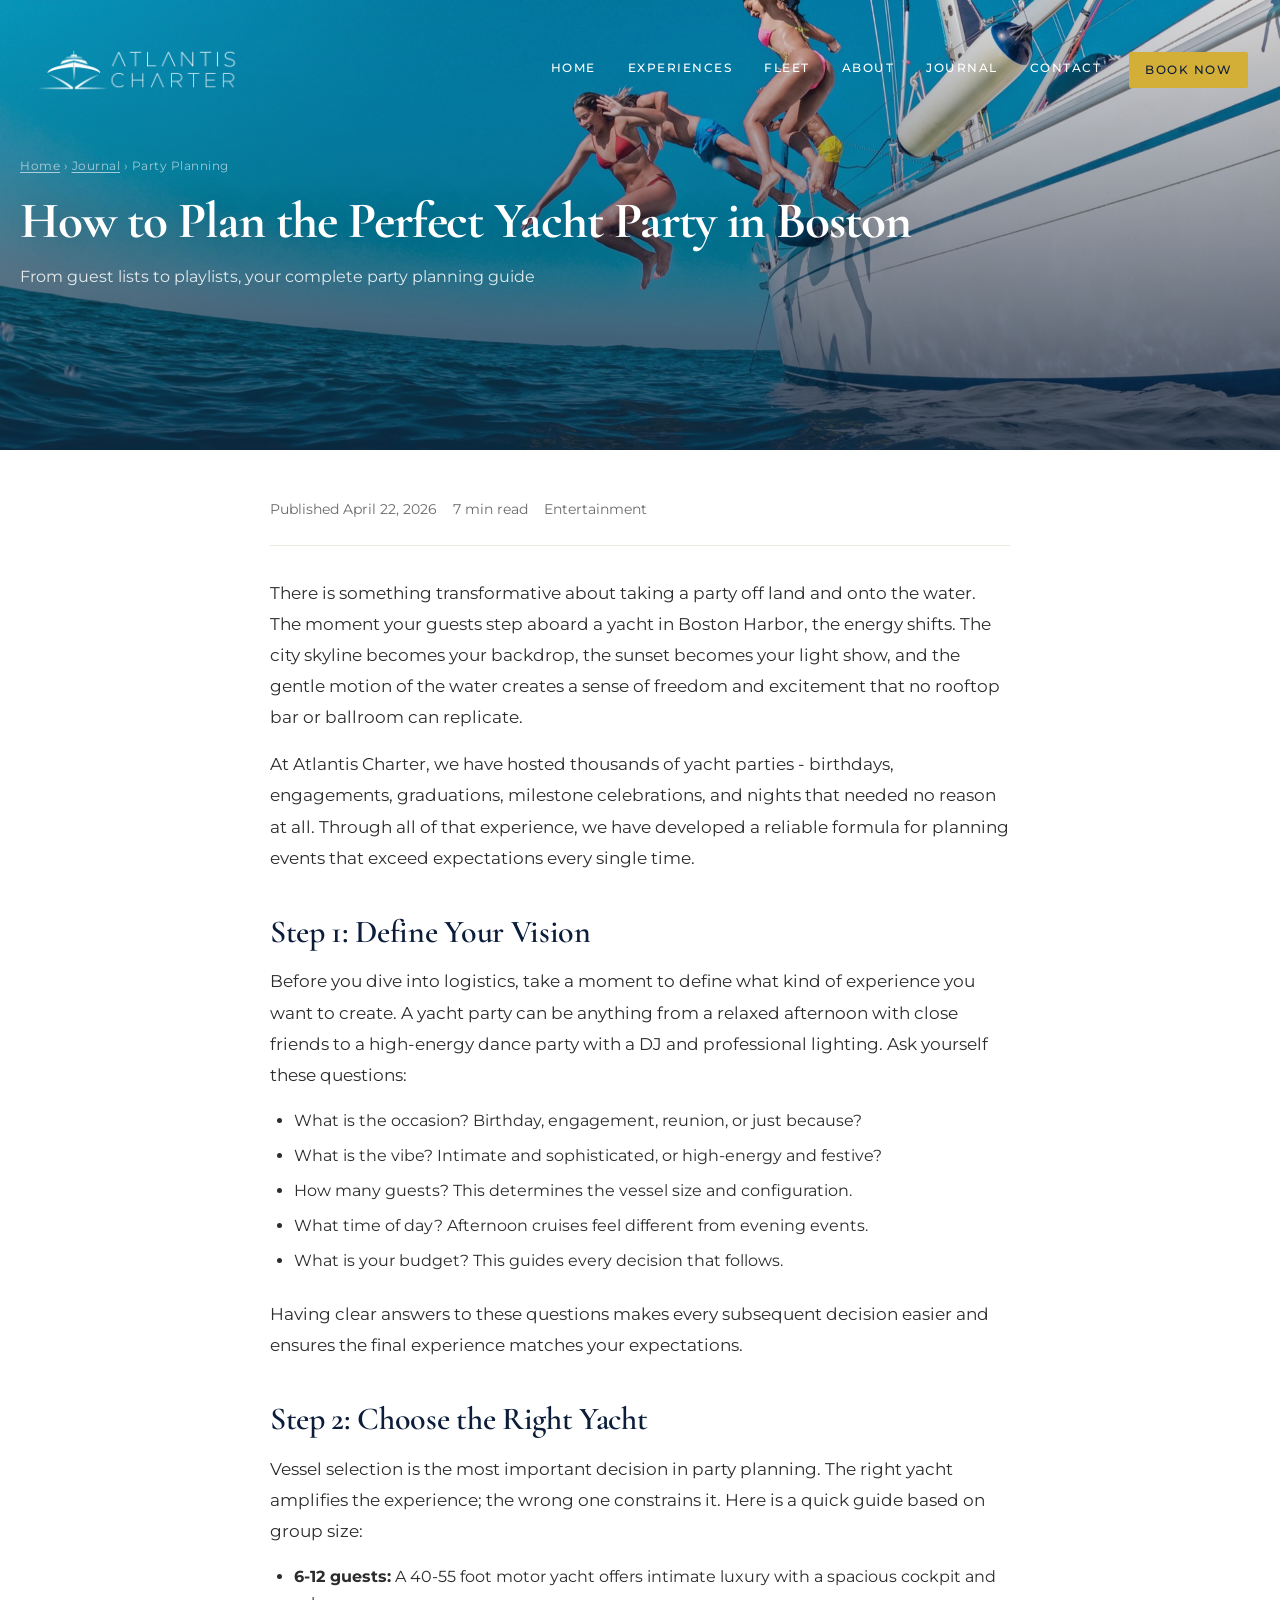
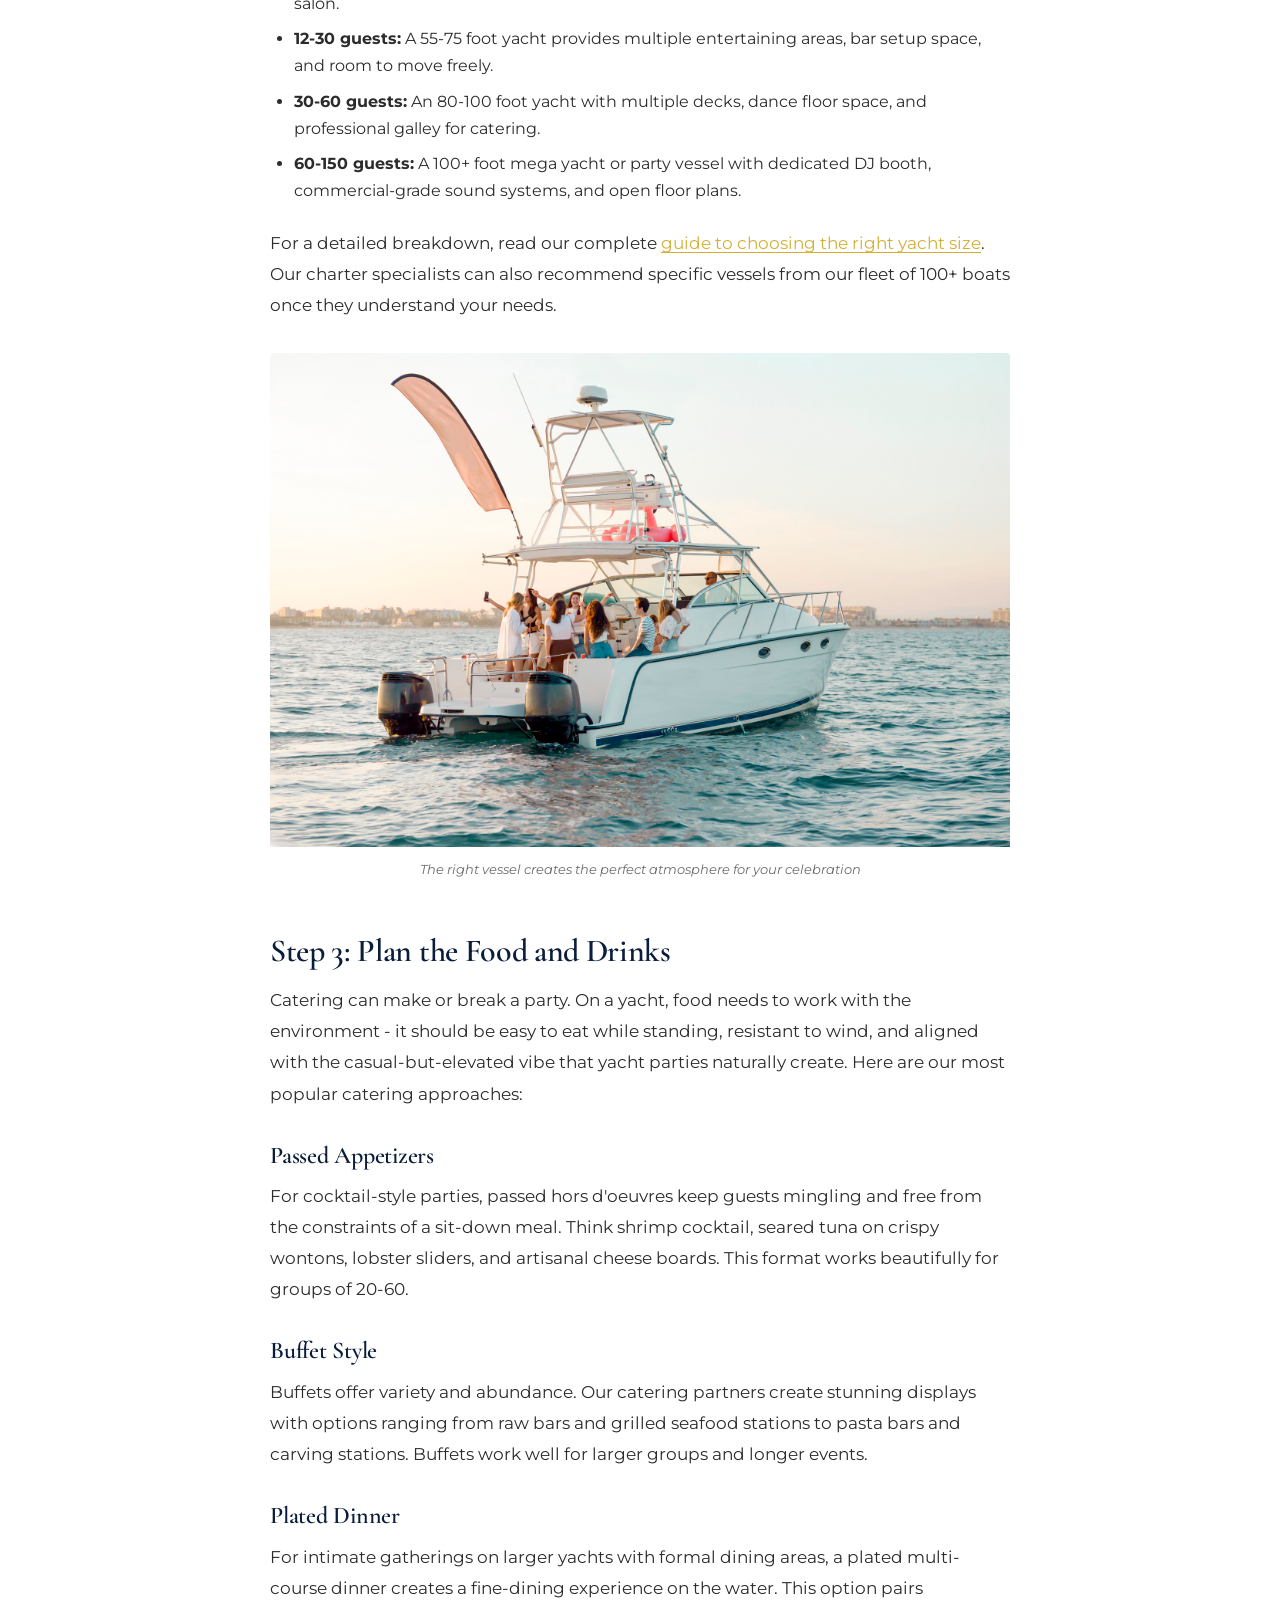
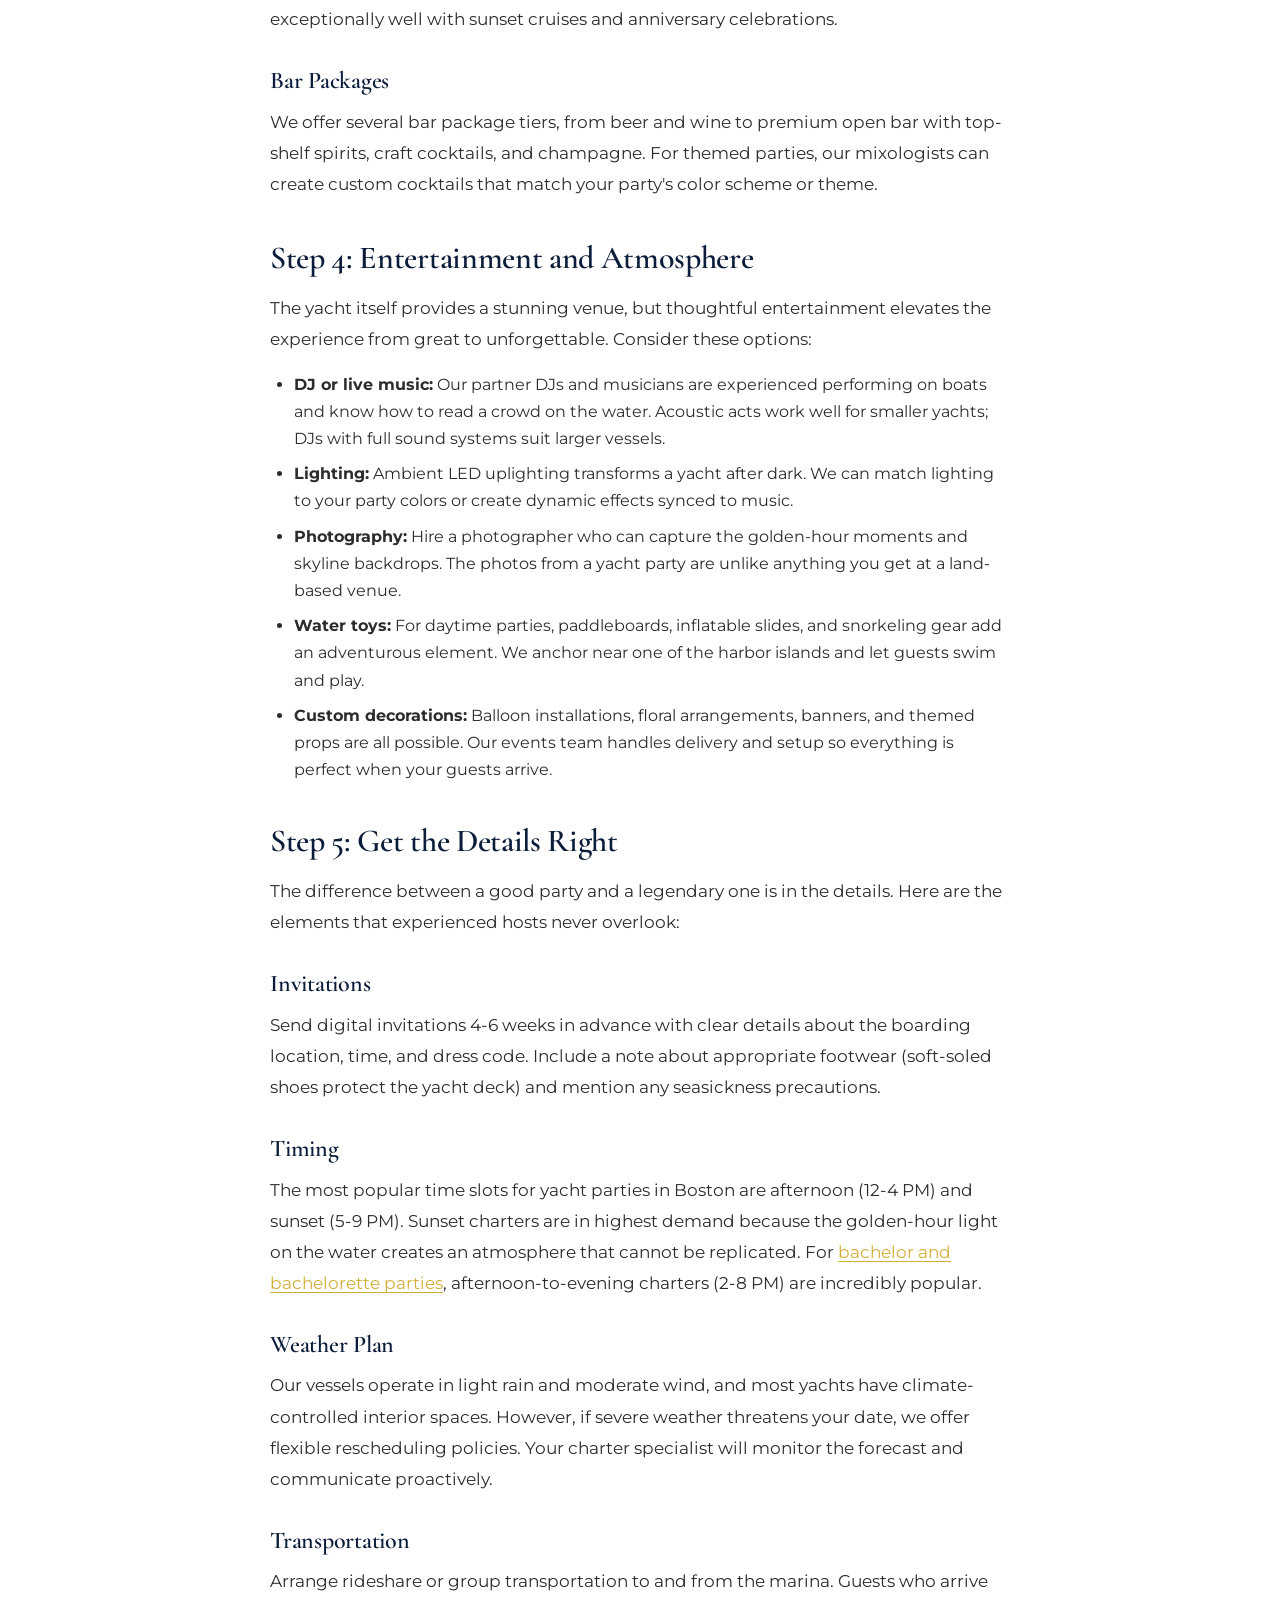
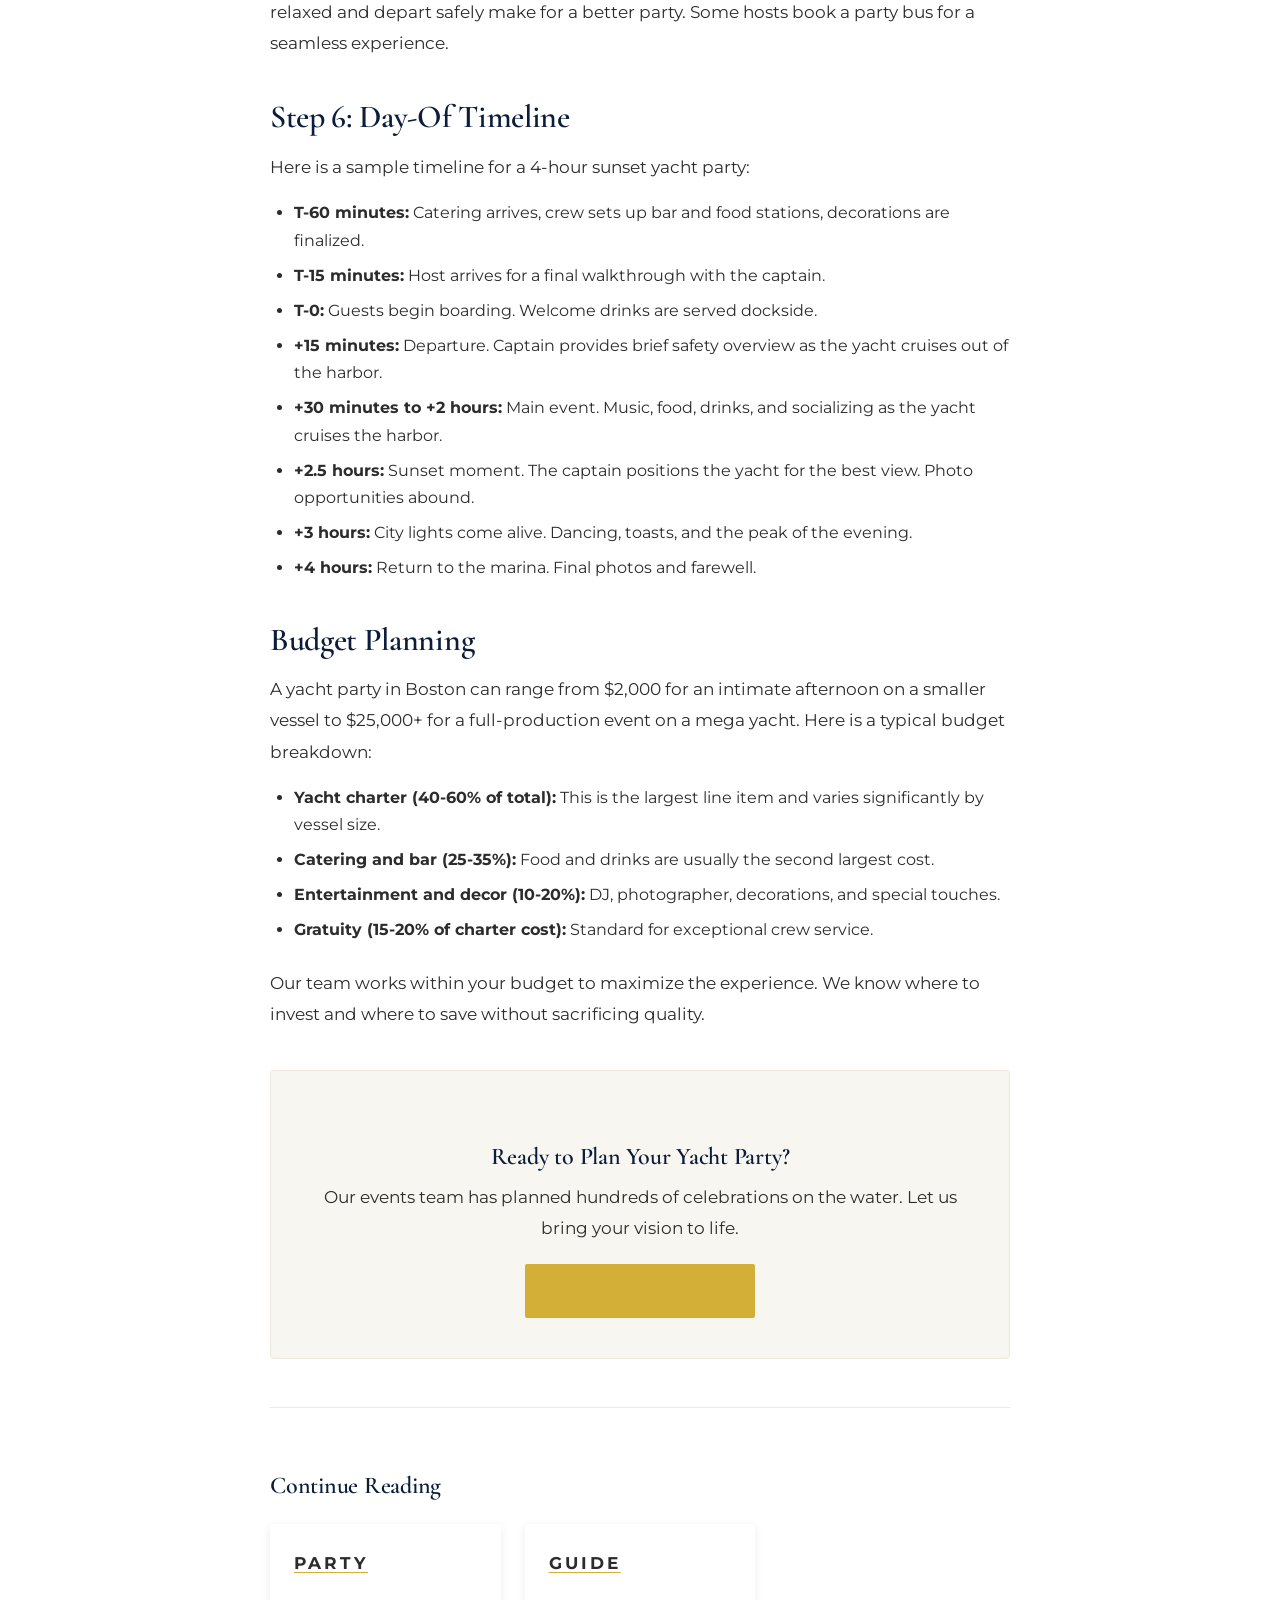
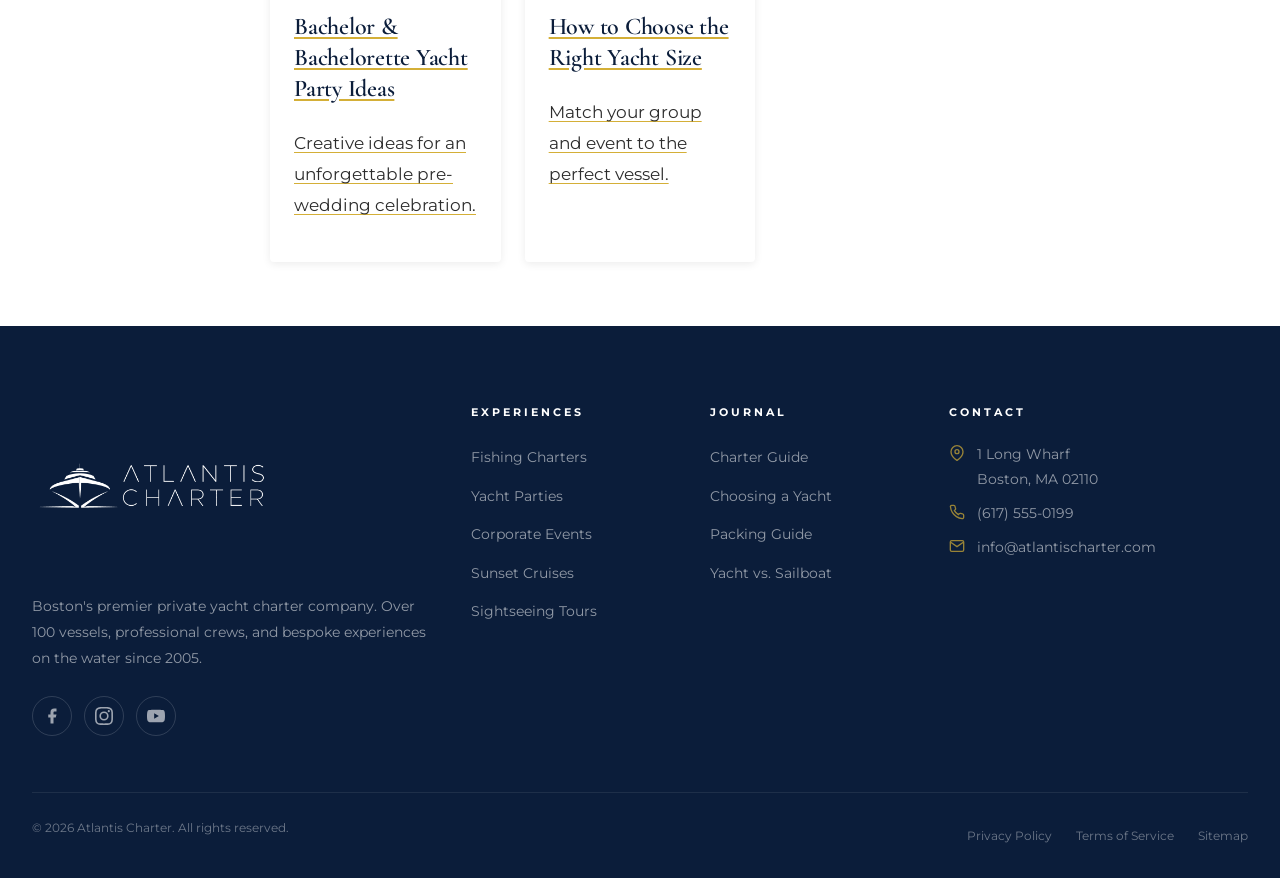
<file: blog/yacht-party-planning-guide.html>
<!DOCTYPE html>
<html lang="en">
<head>
  <meta charset="UTF-8">
  <meta name="viewport" content="width=device-width, initial-scale=1.0">
  <title>How to Plan the Perfect Yacht Party in Boston | Atlantis Charter</title>
  <meta name="description" content="Plan an unforgettable yacht party in Boston Harbor. Expert tips on choosing the right boat, catering, entertainment, decorations, and creating a celebration your guests will never forget.">
  <link rel="canonical" href="https://atlantischarter.com/blog/yacht-party-planning-guide.html">
  <meta property="og:title" content="How to Plan the Perfect Yacht Party in Boston">
  <meta property="og:description" content="Your step-by-step guide to planning an incredible yacht party in Boston Harbor.">
  <meta property="og:image" content="https://atlantischarter.com/images/happy-friends-diving-from-sailing-boat-into-the-se.jpg">
  <meta property="og:url" content="https://atlantischarter.com/blog/yacht-party-planning-guide.html">
  <meta property="og:type" content="article">
  <meta name="twitter:card" content="summary_large_image">
  <link rel="preconnect" href="https://fonts.googleapis.com">
  <link rel="preconnect" href="https://fonts.gstatic.com" crossorigin>
  <link href="https://fonts.googleapis.com/css2?family=Cormorant+Garamond:ital,wght@0,400;0,600;0,700;1,400&family=Montserrat:wght@300;400;500;600;700&display=swap" rel="stylesheet">
  <link rel="stylesheet" href="../styles.css">
</head>
<body>

  <header class="site-header scrolled" role="banner">
    <div class="header-inner">
      <a href="/" class="logo" aria-label="Atlantis Charter Home"><img src="../images/logo-horizontal.png" alt="Atlantis Charter" class="logo__img"></a>
      <nav class="nav-links" role="navigation" aria-label="Main navigation">
        <a href="/">Home</a>
        <a href="/#experiences">Experiences</a>
        <a href="/#fleet">Fleet</a>
        <a href="/#about">About</a>
        <a href="/#blog">Journal</a>
        <a href="/#contact">Contact</a>
        <a href="/#contact" class="btn btn-primary nav-cta">Book Now</a>
      </nav>
      <button class="hamburger" aria-label="Toggle navigation menu" aria-expanded="false">
        <span></span><span></span><span></span>
      </button>
    </div>
  </header>

  <section class="page-hero">
    <div class="hero-bg" style="background-image:url('../images/happy-friends-diving-from-sailing-boat-into-the-se.jpg');" role="img" aria-label="Friends diving from a boat into blue water"></div>
    <div class="hero-content">
      <nav class="breadcrumb" aria-label="Breadcrumb"><a href="/">Home</a> &rsaquo; <a href="/#blog">Journal</a> &rsaquo; Party Planning</nav>
      <h1>How to Plan the Perfect Yacht Party in Boston</h1>
      <p class="subtitle">From guest lists to playlists, your complete party planning guide</p>
    </div>
  </section>

  <main>
    <article class="article-wrapper">
      <div class="article-meta">
        <span>Published April 22, 2026</span>
        <span>7 min read</span>
        <span>Entertainment</span>
      </div>

      <p>There is something transformative about taking a party off land and onto the water. The moment your guests step aboard a yacht in Boston Harbor, the energy shifts. The city skyline becomes your backdrop, the sunset becomes your light show, and the gentle motion of the water creates a sense of freedom and excitement that no rooftop bar or ballroom can replicate.</p>

      <p>At Atlantis Charter, we have hosted thousands of yacht parties - birthdays, engagements, graduations, milestone celebrations, and nights that needed no reason at all. Through all of that experience, we have developed a reliable formula for planning events that exceed expectations every single time.</p>

      <h2>Step 1: Define Your Vision</h2>

      <p>Before you dive into logistics, take a moment to define what kind of experience you want to create. A yacht party can be anything from a relaxed afternoon with close friends to a high-energy dance party with a DJ and professional lighting. Ask yourself these questions:</p>

      <ul>
        <li>What is the occasion? Birthday, engagement, reunion, or just because?</li>
        <li>What is the vibe? Intimate and sophisticated, or high-energy and festive?</li>
        <li>How many guests? This determines the vessel size and configuration.</li>
        <li>What time of day? Afternoon cruises feel different from evening events.</li>
        <li>What is your budget? This guides every decision that follows.</li>
      </ul>

      <p>Having clear answers to these questions makes every subsequent decision easier and ensures the final experience matches your expectations.</p>

      <h2>Step 2: Choose the Right Yacht</h2>

      <p>Vessel selection is the most important decision in party planning. The right yacht amplifies the experience; the wrong one constrains it. Here is a quick guide based on group size:</p>

      <ul>
        <li><strong>6-12 guests:</strong> A 40-55 foot motor yacht offers intimate luxury with a spacious cockpit and salon.</li>
        <li><strong>12-30 guests:</strong> A 55-75 foot yacht provides multiple entertaining areas, bar setup space, and room to move freely.</li>
        <li><strong>30-60 guests:</strong> An 80-100 foot yacht with multiple decks, dance floor space, and professional galley for catering.</li>
        <li><strong>60-150 guests:</strong> A 100+ foot mega yacht or party vessel with dedicated DJ booth, commercial-grade sound systems, and open floor plans.</li>
      </ul>

      <p>For a detailed breakdown, read our complete <a href="choosing-right-yacht-size.html">guide to choosing the right yacht size</a>. Our charter specialists can also recommend specific vessels from our fleet of 100+ boats once they understand your needs.</p>

      <figure class="article-image">
        <img src="../images/youth-party-on-vacation-at-sea-girlfriends-drink.jpg" alt="Friends celebrating on a yacht with drinks" width="780" height="520" loading="lazy">
        <figcaption>The right vessel creates the perfect atmosphere for your celebration</figcaption>
      </figure>

      <h2>Step 3: Plan the Food and Drinks</h2>

      <p>Catering can make or break a party. On a yacht, food needs to work with the environment - it should be easy to eat while standing, resistant to wind, and aligned with the casual-but-elevated vibe that yacht parties naturally create. Here are our most popular catering approaches:</p>

      <h3>Passed Appetizers</h3>
      <p>For cocktail-style parties, passed hors d'oeuvres keep guests mingling and free from the constraints of a sit-down meal. Think shrimp cocktail, seared tuna on crispy wontons, lobster sliders, and artisanal cheese boards. This format works beautifully for groups of 20-60.</p>

      <h3>Buffet Style</h3>
      <p>Buffets offer variety and abundance. Our catering partners create stunning displays with options ranging from raw bars and grilled seafood stations to pasta bars and carving stations. Buffets work well for larger groups and longer events.</p>

      <h3>Plated Dinner</h3>
      <p>For intimate gatherings on larger yachts with formal dining areas, a plated multi-course dinner creates a fine-dining experience on the water. This option pairs exceptionally well with sunset cruises and anniversary celebrations.</p>

      <h3>Bar Packages</h3>
      <p>We offer several bar package tiers, from beer and wine to premium open bar with top-shelf spirits, craft cocktails, and champagne. For themed parties, our mixologists can create custom cocktails that match your party's color scheme or theme.</p>

      <h2>Step 4: Entertainment and Atmosphere</h2>

      <p>The yacht itself provides a stunning venue, but thoughtful entertainment elevates the experience from great to unforgettable. Consider these options:</p>

      <ul>
        <li><strong>DJ or live music:</strong> Our partner DJs and musicians are experienced performing on boats and know how to read a crowd on the water. Acoustic acts work well for smaller yachts; DJs with full sound systems suit larger vessels.</li>
        <li><strong>Lighting:</strong> Ambient LED uplighting transforms a yacht after dark. We can match lighting to your party colors or create dynamic effects synced to music.</li>
        <li><strong>Photography:</strong> Hire a photographer who can capture the golden-hour moments and skyline backdrops. The photos from a yacht party are unlike anything you get at a land-based venue.</li>
        <li><strong>Water toys:</strong> For daytime parties, paddleboards, inflatable slides, and snorkeling gear add an adventurous element. We anchor near one of the harbor islands and let guests swim and play.</li>
        <li><strong>Custom decorations:</strong> Balloon installations, floral arrangements, banners, and themed props are all possible. Our events team handles delivery and setup so everything is perfect when your guests arrive.</li>
      </ul>

      <h2>Step 5: Get the Details Right</h2>

      <p>The difference between a good party and a legendary one is in the details. Here are the elements that experienced hosts never overlook:</p>

      <h3>Invitations</h3>
      <p>Send digital invitations 4-6 weeks in advance with clear details about the boarding location, time, and dress code. Include a note about appropriate footwear (soft-soled shoes protect the yacht deck) and mention any seasickness precautions.</p>

      <h3>Timing</h3>
      <p>The most popular time slots for yacht parties in Boston are afternoon (12-4 PM) and sunset (5-9 PM). Sunset charters are in highest demand because the golden-hour light on the water creates an atmosphere that cannot be replicated. For <a href="bachelor-bachelorette-yacht-party.html">bachelor and bachelorette parties</a>, afternoon-to-evening charters (2-8 PM) are incredibly popular.</p>

      <h3>Weather Plan</h3>
      <p>Our vessels operate in light rain and moderate wind, and most yachts have climate-controlled interior spaces. However, if severe weather threatens your date, we offer flexible rescheduling policies. Your charter specialist will monitor the forecast and communicate proactively.</p>

      <h3>Transportation</h3>
      <p>Arrange rideshare or group transportation to and from the marina. Guests who arrive relaxed and depart safely make for a better party. Some hosts book a party bus for a seamless experience.</p>

      <h2>Step 6: Day-Of Timeline</h2>

      <p>Here is a sample timeline for a 4-hour sunset yacht party:</p>

      <ul>
        <li><strong>T-60 minutes:</strong> Catering arrives, crew sets up bar and food stations, decorations are finalized.</li>
        <li><strong>T-15 minutes:</strong> Host arrives for a final walkthrough with the captain.</li>
        <li><strong>T-0:</strong> Guests begin boarding. Welcome drinks are served dockside.</li>
        <li><strong>+15 minutes:</strong> Departure. Captain provides brief safety overview as the yacht cruises out of the harbor.</li>
        <li><strong>+30 minutes to +2 hours:</strong> Main event. Music, food, drinks, and socializing as the yacht cruises the harbor.</li>
        <li><strong>+2.5 hours:</strong> Sunset moment. The captain positions the yacht for the best view. Photo opportunities abound.</li>
        <li><strong>+3 hours:</strong> City lights come alive. Dancing, toasts, and the peak of the evening.</li>
        <li><strong>+4 hours:</strong> Return to the marina. Final photos and farewell.</li>
      </ul>

      <h2>Budget Planning</h2>

      <p>A yacht party in Boston can range from $2,000 for an intimate afternoon on a smaller vessel to $25,000+ for a full-production event on a mega yacht. Here is a typical budget breakdown:</p>

      <ul>
        <li><strong>Yacht charter (40-60% of total):</strong> This is the largest line item and varies significantly by vessel size.</li>
        <li><strong>Catering and bar (25-35%):</strong> Food and drinks are usually the second largest cost.</li>
        <li><strong>Entertainment and decor (10-20%):</strong> DJ, photographer, decorations, and special touches.</li>
        <li><strong>Gratuity (15-20% of charter cost):</strong> Standard for exceptional crew service.</li>
      </ul>

      <p>Our team works within your budget to maximize the experience. We know where to invest and where to save without sacrificing quality.</p>

      <div class="article-cta">
        <h3>Ready to Plan Your Yacht Party?</h3>
        <p>Our events team has planned hundreds of celebrations on the water. Let us bring your vision to life.</p>
        <a href="/#contact" class="btn btn-primary">Start Planning</a>
      </div>

      <div class="related-posts">
        <h3>Continue Reading</h3>
        <div class="blog-grid">
          <a href="bachelor-bachelorette-yacht-party.html" class="blog-card">
            <div class="blog-card-content">
              <p class="blog-card-tag">Party</p>
              <h3>Bachelor & Bachelorette Yacht Party Ideas</h3>
              <p>Creative ideas for an unforgettable pre-wedding celebration.</p>
            </div>
          </a>
          <a href="choosing-right-yacht-size.html" class="blog-card">
            <div class="blog-card-content">
              <p class="blog-card-tag">Guide</p>
              <h3>How to Choose the Right Yacht Size</h3>
              <p>Match your group and event to the perfect vessel.</p>
            </div>
          </a>
        </div>
      </div>
    </article>
  </main>

  <footer class="site-footer" role="contentinfo">
    <div class="container">
      <div class="footer-grid">
        <div class="footer-brand">
          <a href="/" class="logo" aria-label="Atlantis Charter Home"><img src="../images/logo-horizontal.png" alt="Atlantis Charter" class="logo__img"></a>
          <p>Boston's premier private yacht charter company. Over 100 vessels, professional crews, and bespoke experiences on the water since 2005.</p>
          <div class="footer-social">
            <a href="https://www.facebook.com/atlantischarter" aria-label="Facebook" rel="noopener noreferrer" target="_blank"><svg width="18" height="18" fill="currentColor" viewBox="0 0 24 24"><path d="M18 2h-3a5 5 0 0 0-5 5v3H7v4h3v8h4v-8h3l1-4h-4V7a1 1 0 0 1 1-1h3z"/></svg></a>
            <a href="https://www.instagram.com/atlantischarter" aria-label="Instagram" rel="noopener noreferrer" target="_blank"><svg width="18" height="18" fill="currentColor" viewBox="0 0 24 24"><path d="M12 2.163c3.204 0 3.584.012 4.85.07 3.252.148 4.771 1.691 4.919 4.919.058 1.265.069 1.645.069 4.849 0 3.205-.012 3.584-.069 4.849-.149 3.225-1.664 4.771-4.919 4.919-1.266.058-1.644.07-4.85.07-3.204 0-3.584-.012-4.849-.07-3.26-.149-4.771-1.699-4.919-4.92-.058-1.265-.07-1.644-.07-4.849 0-3.204.013-3.583.07-4.849.149-3.227 1.664-4.771 4.919-4.919 1.266-.057 1.645-.069 4.849-.069zM12 0C8.741 0 8.333.014 7.053.072 2.695.272.273 2.69.073 7.052.014 8.333 0 8.741 0 12c0 3.259.014 3.668.072 4.948.2 4.358 2.618 6.78 6.98 6.98C8.333 23.986 8.741 24 12 24c3.259 0 3.668-.014 4.948-.072 4.354-.2 6.782-2.618 6.979-6.98.059-1.28.073-1.689.073-4.948 0-3.259-.014-3.667-.072-4.947-.196-4.354-2.617-6.78-6.979-6.98C15.668.014 15.259 0 12 0zm0 5.838a6.162 6.162 0 1 0 0 12.324 6.162 6.162 0 0 0 0-12.324zM12 16a4 4 0 1 1 0-8 4 4 0 0 1 0 8zm6.406-11.845a1.44 1.44 0 1 0 0 2.881 1.44 1.44 0 0 0 0-2.881z"/></svg></a>
            <a href="https://www.youtube.com/@atlantischarter" aria-label="YouTube" rel="noopener noreferrer" target="_blank"><svg width="18" height="18" fill="currentColor" viewBox="0 0 24 24"><path d="M23.498 6.186a3.016 3.016 0 0 0-2.122-2.136C19.505 3.545 12 3.545 12 3.545s-7.505 0-9.377.505A3.017 3.017 0 0 0 .502 6.186C0 8.07 0 12 0 12s0 3.93.502 5.814a3.016 3.016 0 0 0 2.122 2.136c1.871.505 9.376.505 9.376.505s7.505 0 9.377-.505a3.015 3.015 0 0 0 2.122-2.136C24 15.93 24 12 24 12s0-3.93-.502-5.814zM9.545 15.568V8.432L15.818 12l-6.273 3.568z"/></svg></a>
          </div>
        </div>
        <div class="footer-col"><h4>Experiences</h4><ul><li><a href="fishing-charter-boston-harbor.html">Fishing Charters</a></li><li><a href="yacht-party-planning-guide.html">Yacht Parties</a></li><li><a href="corporate-events-on-yacht.html">Corporate Events</a></li><li><a href="sunset-cruise-boston.html">Sunset Cruises</a></li><li><a href="boston-harbor-islands-by-boat.html">Sightseeing Tours</a></li></ul></div>
        <div class="footer-col"><h4>Journal</h4><ul><li><a href="private-yacht-charter-boston.html">Charter Guide</a></li><li><a href="choosing-right-yacht-size.html">Choosing a Yacht</a></li><li><a href="what-to-bring-yacht-charter.html">Packing Guide</a></li><li><a href="luxury-yacht-vs-sailboat.html">Yacht vs. Sailboat</a></li></ul></div>
        <div class="footer-col"><h4>Contact</h4><ul class="footer-contact"><li><svg width="16" height="16" fill="none" stroke="currentColor" stroke-width="2" viewBox="0 0 24 24"><path d="M21 10c0 7-9 13-9 13s-9-6-9-13a9 9 0 0 1 18 0z"/><circle cx="12" cy="10" r="3"/></svg>1 Long Wharf<br>Boston, MA 02110</li><li><svg width="16" height="16" fill="none" stroke="currentColor" stroke-width="2" viewBox="0 0 24 24"><path d="M22 16.92v3a2 2 0 0 1-2.18 2 19.79 19.79 0 0 1-8.63-3.07 19.5 19.5 0 0 1-6-6A19.79 19.79 0 0 1 2.12 4.18 2 2 0 0 1 4.11 2h3a2 2 0 0 1 2 1.72c.127.96.361 1.903.7 2.81a2 2 0 0 1-.45 2.11L8.09 9.91a16 16 0 0 0 6 6l1.27-1.27a2 2 0 0 1 2.11-.45c.907.339 1.85.573 2.81.7A2 2 0 0 1 22 16.92z"/></svg>(617) 555-0199</li><li><svg width="16" height="16" fill="none" stroke="currentColor" stroke-width="2" viewBox="0 0 24 24"><path d="M4 4h16c1.1 0 2 .9 2 2v12c0 1.1-.9 2-2 2H4c-1.1 0-2-.9-2-2V6c0-1.1.9-2 2-2z"/><polyline points="22,6 12,13 2,6"/></svg>info@atlantischarter.com</li></ul></div>
      </div>
      <div class="footer-bottom"><p>&copy; 2026 Atlantis Charter. All rights reserved.</p><div class="footer-bottom-links"><a href="#">Privacy Policy</a><a href="#">Terms of Service</a><a href="/sitemap.xml">Sitemap</a></div></div>
    </div>
  </footer>
  <script src="../script.js"></script>
</body>
</html>
</file>
<file: styles.css>
/* ==========================================================================
   Atlantis Charter - Main Stylesheet
   Luxury magazine-style, mobile-first responsive design
   ========================================================================== */

/* ---------- CSS Custom Properties ---------- */
:root {
  --midnight: #0B1D3A;
  --midnight-light: #132d54;
  --gold: #D4AF37;
  --gold-hover: #e6c44a;
  --gold-glow: rgba(212, 175, 55, 0.25);
  --white: #FFFFFF;
  --pearl: #F8F6F0;
  --pearl-dark: #EDE9DF;
  --text: #2C2C2C;
  --text-light: #6B6B6B;
  --overlay: rgba(11, 29, 58, 0.55);
  --overlay-dark: rgba(11, 29, 58, 0.75);
  --shadow-sm: 0 2px 8px rgba(0,0,0,0.08);
  --shadow-md: 0 4px 20px rgba(0,0,0,0.12);
  --shadow-lg: 0 8px 40px rgba(0,0,0,0.18);
  --radius: 2px;
  --radius-lg: 4px;
  --transition: 0.3s ease;
  --transition-slow: 0.6s ease;
  --max-width: 1280px;
  --header-height: 100px;
}

/* ---------- Selection ---------- */
::selection {
  background: var(--gold);
  color: var(--midnight);
}

::-moz-selection {
  background: var(--gold);
  color: var(--midnight);
}

/* ---------- Reset & Base ---------- */
*, *::before, *::after { box-sizing: border-box; margin: 0; padding: 0; }

html {
  scroll-behavior: smooth;
  -webkit-text-size-adjust: 100%;
  overflow-x: hidden;
}

body {
  font-family: 'Montserrat', sans-serif;
  font-size: 17px;
  line-height: 1.7;
  color: var(--text);
  background: var(--white);
  overflow-x: hidden;
}

/* Page enter animation */
body {
  animation: pageEnter 0.6s ease-out;
}

@keyframes pageEnter {
  from { opacity: 0; }
  to { opacity: 1; }
}

img {
  max-width: 100%;
  height: auto;
  display: block;
}

a {
  color: inherit;
  text-decoration: none;
  transition: color var(--transition);
}

a:focus-visible {
  outline: 2px solid var(--gold);
  outline-offset: 3px;
  border-radius: 2px;
}

ul, ol { list-style: none; }

/* ---------- Typography ---------- */
h1, h2, h3, h4, h5, h6 {
  font-family: 'Cormorant Garamond', serif;
  font-weight: 600;
  line-height: 1.15;
  color: var(--midnight);
  letter-spacing: -0.01em;
}

h1 { font-size: clamp(2.4rem, 6vw, 4.2rem); }
h2 { font-size: clamp(1.9rem, 4vw, 3.2rem); }
h3 { font-size: clamp(1.4rem, 3vw, 2rem); }
h4 { font-size: clamp(1.2rem, 2.5vw, 1.5rem); }

p { margin-bottom: 1rem; }

.section-label {
  font-family: 'Montserrat', sans-serif;
  font-size: 0.7rem;
  font-weight: 700;
  letter-spacing: 4px;
  text-transform: uppercase;
  color: var(--gold);
  margin-bottom: 0.75rem;
  display: inline-block;
  position: relative;
}

.section-title {
  margin-bottom: 1rem;
}

.section-subtitle {
  font-size: 1.05rem;
  color: var(--text-light);
  max-width: 640px;
  margin: 0 auto 3rem;
  line-height: 1.8;
}

.text-center { text-align: center; }

/* ---------- Utility ---------- */
.container {
  width: 100%;
  max-width: var(--max-width);
  margin: 0 auto;
  padding: 0 1.25rem;
}

.sr-only {
  position: absolute;
  width: 1px;
  height: 1px;
  padding: 0;
  margin: -1px;
  overflow: hidden;
  clip: rect(0,0,0,0);
  border: 0;
}

/* ---------- Buttons ---------- */
.btn {
  display: inline-flex;
  align-items: center;
  justify-content: center;
  gap: 0.5rem;
  font-family: 'Montserrat', sans-serif;
  font-size: 0.8rem;
  font-weight: 600;
  letter-spacing: 2px;
  text-transform: uppercase;
  padding: 1rem 2.5rem;
  border: none;
  border-radius: var(--radius);
  cursor: pointer;
  transition: all var(--transition);
  white-space: nowrap;
  position: relative;
}

.btn-primary {
  background: var(--gold);
  color: var(--midnight);
}

.btn-primary:hover {
  background: var(--gold-hover);
  box-shadow: 0 4px 24px var(--gold-glow);
}

.btn-outline {
  background: transparent;
  color: var(--white);
  border: 1.5px solid var(--white);
}

.btn-outline:hover {
  background: var(--white);
  color: var(--midnight);
}

.btn-outline-dark {
  background: transparent;
  color: var(--midnight);
  border: 1.5px solid var(--midnight);
}

.btn-outline-dark:hover {
  background: var(--midnight);
  color: var(--white);
}

/* ---------- Header / Navigation ---------- */
.site-header {
  position: fixed;
  top: 0;
  left: 0;
  width: 100%;
  z-index: 1000;
  transition: background var(--transition), box-shadow var(--transition), backdrop-filter var(--transition);
}

.site-header.scrolled {
  background: rgba(11, 29, 58, 0.92);
  box-shadow: 0 1px 0 rgba(255,255,255,0.06);
  backdrop-filter: blur(16px);
  -webkit-backdrop-filter: blur(16px);
}

.header-inner {
  display: flex;
  align-items: center;
  justify-content: space-between;
  min-height: var(--header-height);
  max-width: var(--max-width);
  margin: 0 auto;
  padding: 0.5rem 1.25rem;
}

/* Logo - Image-based */
.logo {
  display: flex;
  align-items: center;
  z-index: 1001;
}

.logo__img {
  height: 90px;
  width: auto;
  filter: brightness(0) invert(1);
  transition: opacity var(--transition);
}

@media (min-width: 960px) {
  .logo__img {
    height: 140px;
  }
}

.logo__img:hover {
  opacity: 0.85;
}

.nav-links {
  display: none;
  flex-direction: column;
  position: fixed;
  top: 0;
  left: 0;
  width: 100%;
  height: 100vh;
  height: 100dvh;
  background: var(--midnight);
  padding: calc(var(--header-height) + 2rem) 2rem 2rem;
  gap: 0.25rem;
}

.nav-links.active {
  display: flex;
}

.nav-links a {
  font-family: 'Montserrat', sans-serif;
  font-size: 1.1rem;
  font-weight: 500;
  color: var(--white);
  padding: 0.85rem 0;
  border-bottom: 1px solid rgba(255,255,255,0.06);
  transition: color var(--transition);
}

.nav-links a:hover,
.nav-links a.active {
  color: var(--gold);
}

.nav-cta {
  margin-top: 1rem;
}

.nav-links .nav-cta,
.nav-links .nav-cta:hover {
  color: var(--midnight);
}

.nav-cta::after {
  display: none !important;
}

.hamburger {
  display: flex;
  flex-direction: column;
  gap: 5px;
  background: none;
  border: none;
  cursor: pointer;
  padding: 8px;
  z-index: 1001;
}

.hamburger span {
  width: 24px;
  height: 2px;
  background: var(--white);
  transition: all var(--transition);
  border-radius: 2px;
}

.hamburger.active span:nth-child(1) {
  transform: rotate(45deg) translate(5px, 5px);
}

.hamburger.active span:nth-child(2) {
  opacity: 0;
}

.hamburger.active span:nth-child(3) {
  transform: rotate(-45deg) translate(5px, -5px);
}

/* ---------- Hero Section ---------- */
.hero {
  position: relative;
  min-height: 100vh;
  display: flex;
  align-items: center;
  justify-content: center;
  overflow: hidden;
}

.hero-bg {
  position: absolute;
  inset: -10px;
  background-size: cover;
  background-position: center;
  background-repeat: no-repeat;
  animation: kenBurns 25s ease-in-out infinite alternate;
}

@keyframes kenBurns {
  0% { transform: scale(1); }
  100% { transform: scale(1.08); }
}

.hero-bg::after {
  content: '';
  position: absolute;
  inset: 0;
  background: linear-gradient(
    170deg,
    rgba(11,29,58,0.2) 0%,
    rgba(11,29,58,0.45) 40%,
    rgba(11,29,58,0.75) 100%
  );
}

.hero-content {
  position: relative;
  z-index: 2;
  text-align: center;
  padding: 2rem 1.25rem;
  max-width: 860px;
}

.hero-content h1 {
  color: var(--white);
  font-size: clamp(2.6rem, 7vw, 5rem);
  font-weight: 700;
  letter-spacing: -0.02em;
  margin-bottom: 0.5rem;
  text-shadow: 0 2px 40px rgba(0,0,0,0.3);
  position: relative;
  display: inline-block;
}

.hero-content h1::after {
  content: '';
  display: block;
  width: 80px;
  height: 2px;
  background: var(--gold);
  margin: 1rem auto 0;
}

.hero-content .subtitle {
  font-family: 'Montserrat', sans-serif;
  font-size: clamp(0.85rem, 2vw, 1.1rem);
  color: rgba(255,255,255,0.75);
  font-weight: 400;
  letter-spacing: 4px;
  text-transform: uppercase;
  margin-bottom: 2.5rem;
  margin-top: 1.5rem;
}

.hero-content .btn {
  font-size: 0.85rem;
  padding: 1.15rem 3rem;
}

.hero-scroll {
  position: absolute;
  bottom: 2.5rem;
  left: 50%;
  transform: translateX(-50%);
  z-index: 2;
  color: var(--white);
  font-size: 0.65rem;
  letter-spacing: 3px;
  text-transform: uppercase;
  text-align: center;
  opacity: 0.5;
  animation: bounce 2s infinite;
}

.hero-scroll::after {
  content: '';
  display: block;
  width: 1px;
  height: 48px;
  background: linear-gradient(to bottom, var(--white), transparent);
  margin: 0.5rem auto 0;
}

@keyframes bounce {
  0%, 100% { transform: translateX(-50%) translateY(0); }
  50% { transform: translateX(-50%) translateY(6px); }
}

/* ---------- Page Hero (blog/inner pages) ---------- */
.page-hero {
  position: relative;
  min-height: 50vh;
  display: flex;
  align-items: flex-end;
  overflow: hidden;
  padding-top: var(--header-height);
}

.page-hero .hero-bg {
  animation: none;
  inset: 0;
}

.page-hero .hero-bg::after {
  background: linear-gradient(
    to bottom,
    rgba(11,29,58,0.15) 0%,
    rgba(11,29,58,0.75) 100%
  );
}

.page-hero .hero-content {
  padding: 3rem 1.25rem;
  text-align: left;
  max-width: var(--max-width);
  margin: 0 auto;
  width: 100%;
}

.page-hero .hero-content h1 {
  font-size: clamp(2rem, 5vw, 3.2rem);
  margin-bottom: 0.75rem;
  display: block;
}

.page-hero .hero-content h1::after {
  display: none;
}

.page-hero .hero-content .subtitle {
  font-size: 1rem;
  color: rgba(255,255,255,0.85);
  letter-spacing: 0;
  text-transform: none;
  margin-bottom: 0;
  margin-top: 0;
}

/* ---------- Sections ---------- */
section {
  padding: 5rem 0;
}

.section-pearl {
  background: var(--pearl);
}

.section-midnight {
  background: var(--midnight);
  color: var(--white);
}

.section-midnight h2,
.section-midnight h3,
.section-midnight h4 {
  color: var(--white);
}

.section-midnight .section-subtitle {
  color: rgba(255,255,255,0.65);
}

/* ---------- Experience Cards ---------- */
.experiences-grid {
  display: grid;
  grid-template-columns: 1fr;
  gap: 1rem;
}

.experience-card {
  position: relative;
  overflow: hidden;
  aspect-ratio: 4/3;
  cursor: pointer;
  border-radius: var(--radius);
}

.experience-card img {
  width: 100%;
  height: 100%;
  object-fit: cover;
  transition: transform 0.8s ease;
}

.experience-card:hover img {
  transform: scale(1.06);
}

.experience-card-overlay {
  position: absolute;
  inset: 0;
  background: linear-gradient(to top, rgba(11,29,58,0.9) 0%, rgba(11,29,58,0.1) 50%, transparent 100%);
  display: flex;
  flex-direction: column;
  justify-content: flex-end;
  padding: 1.75rem;
  transition: background var(--transition);
}

.experience-card:hover .experience-card-overlay {
  background: linear-gradient(to top, rgba(11,29,58,0.95) 0%, rgba(11,29,58,0.2) 60%, transparent 100%);
}

.experience-card-overlay h3 {
  color: var(--white);
  font-size: 1.5rem;
  margin-bottom: 0.35rem;
  letter-spacing: 0.01em;
}

.experience-card-overlay p {
  color: rgba(255,255,255,0.7);
  font-size: 0.85rem;
  margin-bottom: 0;
  line-height: 1.5;
  opacity: 0;
  transform: translateY(8px);
  transition: all 0.4s ease;
}

.experience-card:hover .experience-card-overlay p {
  opacity: 1;
  transform: translateY(0);
}

/* ---------- Fleet Grid ---------- */
.fleet-grid {
  display: grid;
  grid-template-columns: 1fr;
  gap: 4px;
}

.fleet-item {
  position: relative;
  overflow: hidden;
  aspect-ratio: 3/2;
  border-radius: var(--radius);
}

.fleet-item img {
  width: 100%;
  height: 100%;
  object-fit: cover;
  transition: transform 0.8s ease, filter 0.5s ease;
}

.fleet-item:hover img {
  transform: scale(1.05);
  filter: brightness(1.05);
}

.fleet-item::after {
  content: '';
  position: absolute;
  inset: 0;
  background: linear-gradient(to top, rgba(11,29,58,0.7) 0%, transparent 50%);
  opacity: 0.8;
  transition: opacity var(--transition);
}

.fleet-item:hover::after {
  opacity: 1;
}

.fleet-item-label {
  position: absolute;
  bottom: 0;
  left: 0;
  right: 0;
  padding: 1.5rem;
  z-index: 1;
  color: var(--white);
  font-family: 'Cormorant Garamond', serif;
  font-size: 1.35rem;
  font-weight: 600;
  letter-spacing: 0.02em;
}

/* ---------- Features (Why Us) ---------- */
.features-grid {
  display: grid;
  grid-template-columns: 1fr;
  gap: 2rem;
}

.feature-item {
  text-align: center;
  padding: 2.5rem 1.5rem;
}

.feature-icon {
  width: 64px;
  height: 64px;
  margin: 0 auto 1.5rem;
  display: flex;
  align-items: center;
  justify-content: center;
  border-radius: 50%;
  background: rgba(212,175,55,0.1);
  color: var(--gold);
  font-size: 1.5rem;
  border: 1px solid rgba(212,175,55,0.2);
  transition: all var(--transition);
}

.feature-item:hover .feature-icon {
  background: rgba(212,175,55,0.18);
  border-color: rgba(212,175,55,0.35);
}

.feature-item h3 {
  font-size: 1.35rem;
  margin-bottom: 0.75rem;
}

.feature-item p {
  color: rgba(255,255,255,0.6);
  font-size: 0.9rem;
  line-height: 1.8;
}

/* ---------- Testimonials ---------- */
.testimonials-grid {
  display: grid;
  grid-template-columns: 1fr;
  gap: 1.5rem;
}

.testimonial-card {
  background: var(--white);
  padding: 2.25rem;
  box-shadow: var(--shadow-sm);
  border-left: 3px solid var(--gold);
  border-radius: 0 var(--radius) var(--radius) 0;
  transition: box-shadow var(--transition);
}

.testimonial-card:hover {
  box-shadow: var(--shadow-md);
}

.testimonial-stars {
  color: var(--gold);
  font-size: 0.85rem;
  margin-bottom: 1.25rem;
  letter-spacing: 3px;
}

.testimonial-card blockquote {
  font-family: 'Cormorant Garamond', serif;
  font-size: 1.2rem;
  font-style: italic;
  line-height: 1.65;
  color: var(--text);
  margin-bottom: 1.25rem;
}

.testimonial-author {
  font-size: 0.8rem;
  font-weight: 600;
  color: var(--midnight);
  letter-spacing: 0.5px;
}

.testimonial-author span {
  font-weight: 400;
  color: var(--text-light);
}

/* ---------- Blog Cards ---------- */
.blog-grid {
  display: grid;
  grid-template-columns: 1fr;
  gap: 1.5rem;
}

.blog-card {
  background: var(--white);
  border-radius: var(--radius-lg);
  overflow: hidden;
  box-shadow: var(--shadow-sm);
  transition: box-shadow var(--transition);
}

.blog-card:hover {
  box-shadow: var(--shadow-md);
}

.blog-card-image {
  aspect-ratio: 16/9;
  overflow: hidden;
}

.blog-card-image img {
  width: 100%;
  height: 100%;
  object-fit: cover;
  transition: transform 0.8s ease;
}

.blog-card:hover .blog-card-image img {
  transform: scale(1.04);
}

.blog-card-content {
  padding: 1.5rem;
}

.blog-card-tag {
  font-size: 0.65rem;
  font-weight: 700;
  letter-spacing: 3px;
  text-transform: uppercase;
  color: var(--gold);
  margin-bottom: 0.6rem;
}

.blog-card-content h3 {
  font-size: 1.3rem;
  margin-bottom: 0.5rem;
  transition: color var(--transition);
  line-height: 1.3;
}

.blog-card:hover .blog-card-content h3 {
  color: var(--gold);
}

.blog-card-content p {
  font-size: 0.9rem;
  color: var(--text-light);
  line-height: 1.65;
  margin-bottom: 1rem;
}

.blog-card-meta {
  font-size: 0.75rem;
  color: var(--text-light);
  letter-spacing: 0.5px;
}

/* ---------- CTA Banner ---------- */
.cta-banner {
  position: relative;
  padding: 7rem 0;
  overflow: hidden;
}

.cta-banner .hero-bg {
  animation: none;
  inset: 0;
}

.cta-banner .hero-bg::after {
  background: linear-gradient(
    170deg,
    rgba(11,29,58,0.7) 0%,
    rgba(11,29,58,0.85) 100%
  );
}

.cta-banner .hero-content {
  max-width: 700px;
  margin: 0 auto;
}

.cta-banner .section-label {
  color: var(--gold);
}

.cta-banner h2 {
  color: var(--white);
  margin-bottom: 1rem;
  font-size: clamp(1.8rem, 4vw, 3rem);
}

.cta-banner p {
  color: rgba(255,255,255,0.75);
  font-size: 1.05rem;
  margin-bottom: 2.5rem;
}

/* ---------- Contact / Booking Form ---------- */
.booking-form {
  max-width: 640px;
  margin: 0 auto;
}

.form-group {
  margin-bottom: 1.25rem;
}

.form-group label {
  display: block;
  font-size: 0.75rem;
  font-weight: 600;
  letter-spacing: 1.5px;
  text-transform: uppercase;
  color: var(--midnight);
  margin-bottom: 0.5rem;
}

.form-group input,
.form-group select,
.form-group textarea {
  width: 100%;
  padding: 0.9rem 1.1rem;
  font-family: 'Montserrat', sans-serif;
  font-size: 0.95rem;
  border: 1px solid var(--pearl-dark);
  border-radius: var(--radius);
  background: var(--white);
  transition: border-color var(--transition), box-shadow var(--transition);
}

.form-group input:focus,
.form-group select:focus,
.form-group textarea:focus {
  outline: none;
  border-color: var(--gold);
  box-shadow: 0 0 0 3px var(--gold-glow);
}

.form-group textarea {
  min-height: 130px;
  resize: vertical;
}

.form-row {
  display: grid;
  grid-template-columns: 1fr;
  gap: 1.25rem;
}

/* ---------- Footer ---------- */
.site-footer {
  background: var(--midnight);
  color: rgba(255,255,255,0.7);
  padding: 5rem 0 0;
}

.footer-grid {
  display: grid;
  grid-template-columns: 1fr;
  gap: 2.5rem;
  margin-bottom: 3.5rem;
}

.footer-brand .logo {
  margin-bottom: 1.25rem;
  display: inline-block;
}

.footer-brand .logo__img {
  height: 160px;
  filter: brightness(0) invert(1);
}

.footer-brand p {
  font-size: 0.9rem;
  line-height: 1.8;
  margin-bottom: 1.5rem;
  color: rgba(255,255,255,0.55);
}

.footer-social {
  display: flex;
  gap: 0.75rem;
}

.footer-social a {
  width: 40px;
  height: 40px;
  border-radius: 50%;
  border: 1px solid rgba(255,255,255,0.15);
  display: flex;
  align-items: center;
  justify-content: center;
  color: rgba(255,255,255,0.6);
  transition: all var(--transition);
}

.footer-social a:hover {
  background: var(--gold);
  border-color: var(--gold);
  color: var(--midnight);
}

.footer-col h4 {
  color: var(--white);
  font-family: 'Montserrat', sans-serif;
  font-size: 0.7rem;
  font-weight: 700;
  letter-spacing: 3px;
  text-transform: uppercase;
  margin-bottom: 1.5rem;
}

.footer-col ul li {
  margin-bottom: 0.6rem;
}

.footer-col ul a {
  font-size: 0.9rem;
  color: rgba(255,255,255,0.55);
  transition: color var(--transition);
}

.footer-col ul a:hover {
  color: var(--gold);
}

.footer-contact li {
  display: flex;
  gap: 0.75rem;
  font-size: 0.9rem;
  margin-bottom: 0.75rem;
  color: rgba(255,255,255,0.55);
}

.footer-contact li svg {
  flex-shrink: 0;
  margin-top: 3px;
  color: var(--gold);
  opacity: 0.7;
}

.footer-bottom {
  border-top: 1px solid rgba(255,255,255,0.08);
  padding: 1.5rem 0;
  display: flex;
  flex-direction: column;
  gap: 0.75rem;
  align-items: center;
  text-align: center;
  font-size: 0.78rem;
  color: rgba(255,255,255,0.4);
}

.footer-bottom-links {
  display: flex;
  gap: 1.5rem;
}

.footer-bottom-links a {
  color: rgba(255,255,255,0.4);
}

.footer-bottom-links a:hover {
  color: var(--gold);
}

/* ---------- Blog Article ---------- */
.article-wrapper {
  max-width: 780px;
  margin: 0 auto;
  padding: 3rem 1.25rem 4rem;
}

.article-meta {
  display: flex;
  flex-wrap: wrap;
  gap: 1rem;
  font-size: 0.85rem;
  color: var(--text-light);
  margin-bottom: 2rem;
  padding-bottom: 1.5rem;
  border-bottom: 1px solid var(--pearl-dark);
}

.article-wrapper h2 {
  font-size: clamp(1.5rem, 3.5vw, 2rem);
  margin: 2.5rem 0 1rem;
}

.article-wrapper h3 {
  font-size: clamp(1.2rem, 2.8vw, 1.5rem);
  margin: 2rem 0 0.75rem;
}

.article-wrapper p {
  font-size: 1.05rem;
  line-height: 1.85;
  color: var(--text);
}

.article-wrapper ul,
.article-wrapper ol {
  margin: 1rem 0 1.5rem 1.5rem;
}

.article-wrapper ul { list-style: disc; }
.article-wrapper ol { list-style: decimal; }

.article-wrapper li {
  margin-bottom: 0.5rem;
  font-size: 1rem;
  line-height: 1.7;
}

.article-wrapper a {
  color: var(--gold);
  text-decoration: underline;
  text-underline-offset: 3px;
}

.article-wrapper a:hover {
  color: var(--midnight);
}

.article-image {
  margin: 2rem 0;
  border-radius: var(--radius-lg);
  overflow: hidden;
}

.article-image img {
  width: 100%;
  height: auto;
}

.article-image figcaption {
  font-size: 0.8rem;
  color: var(--text-light);
  padding: 0.75rem 0;
  text-align: center;
  font-style: italic;
}

.article-cta {
  background: var(--pearl);
  border-radius: var(--radius-lg);
  padding: 2.5rem;
  margin: 2.5rem 0;
  text-align: center;
  border: 1px solid var(--pearl-dark);
}

.article-cta h3 {
  margin-bottom: 0.75rem;
}

.article-cta p {
  margin-bottom: 1.25rem;
}

.related-posts {
  margin-top: 3rem;
  padding-top: 2rem;
  border-top: 1px solid var(--pearl-dark);
}

.related-posts h3 {
  margin-bottom: 1.5rem;
}

.breadcrumb {
  font-size: 0.78rem;
  color: rgba(255,255,255,0.6);
  margin-bottom: 1rem;
  letter-spacing: 0.5px;
}

.breadcrumb a {
  color: rgba(255,255,255,0.6);
  text-decoration: underline;
  text-underline-offset: 2px;
}

.breadcrumb a:hover {
  color: var(--gold);
}

/* ---------- 404 Page ---------- */
.page-404 {
  min-height: 100vh;
  display: flex;
  align-items: center;
  justify-content: center;
  text-align: center;
  padding: 2rem;
  background: var(--midnight);
  color: var(--white);
}

.page-404 h1 {
  font-size: clamp(5rem, 15vw, 10rem);
  color: var(--gold);
  line-height: 1;
  margin-bottom: 1rem;
}

.page-404 h2 {
  color: var(--white);
  margin-bottom: 1rem;
}

.page-404 p {
  color: rgba(255,255,255,0.55);
  margin-bottom: 2rem;
  max-width: 480px;
  margin-left: auto;
  margin-right: auto;
}

/* ---------- Animations ---------- */
.fade-up {
  opacity: 0;
  transform: translateY(24px);
  transition: opacity 0.7s ease, transform 0.7s ease;
}

.fade-up.visible {
  opacity: 1;
  transform: translateY(0);
}

.fade-in {
  opacity: 0;
  transition: opacity 0.7s ease;
}

.fade-in.visible {
  opacity: 1;
}

/* stagger children */
.stagger > * {
  opacity: 0;
  transform: translateY(16px);
  transition: opacity 0.5s ease, transform 0.5s ease;
}

.stagger.visible > *:nth-child(1) { transition-delay: 0s; }
.stagger.visible > *:nth-child(2) { transition-delay: 0.08s; }
.stagger.visible > *:nth-child(3) { transition-delay: 0.16s; }
.stagger.visible > *:nth-child(4) { transition-delay: 0.24s; }
.stagger.visible > *:nth-child(5) { transition-delay: 0.32s; }
.stagger.visible > *:nth-child(6) { transition-delay: 0.4s; }

.stagger.visible > * {
  opacity: 1;
  transform: translateY(0);
}

/* ---------- Media Queries ---------- */

/* Tablets */
@media (min-width: 600px) {
  .experiences-grid {
    grid-template-columns: repeat(2, 1fr);
  }

  .fleet-grid {
    grid-template-columns: repeat(2, 1fr);
  }

  .features-grid {
    grid-template-columns: repeat(2, 1fr);
  }

  .testimonials-grid {
    grid-template-columns: repeat(2, 1fr);
  }

  .blog-grid {
    grid-template-columns: repeat(2, 1fr);
  }

  .footer-grid {
    grid-template-columns: repeat(2, 1fr);
  }

  .form-row {
    grid-template-columns: 1fr 1fr;
  }
}

/* Desktop */
@media (min-width: 960px) {
  section {
    padding: 7rem 0;
  }

  .nav-links {
    display: flex;
    flex-direction: row;
    position: static;
    width: auto;
    height: auto;
    background: none;
    padding: 0;
    gap: 0;
    align-items: center;
  }

  .nav-links a {
    font-size: 0.75rem;
    font-weight: 500;
    letter-spacing: 1.5px;
    text-transform: uppercase;
    padding: 0.5rem 1rem;
    border-bottom: none;
  }

  .nav-links a::after {
    content: '';
    display: block;
    width: 0;
    height: 1px;
    background: var(--gold);
    transition: width var(--transition);
    margin-top: 2px;
  }

  .nav-links a:hover::after,
  .nav-links a.active::after {
    width: 100%;
  }

  .nav-cta {
    margin-top: 0;
    margin-left: 0.75rem;
    font-size: 0.75rem;
    padding: 0.7rem 1.5rem;
  }

  .hamburger {
    display: none;
  }

  .experiences-grid {
    grid-template-columns: repeat(3, 1fr);
  }

  .fleet-grid {
    grid-template-columns: repeat(3, 1fr);
  }

  .fleet-grid .fleet-item:first-child {
    grid-column: span 2;
    grid-row: span 2;
    aspect-ratio: auto;
  }

  .features-grid {
    grid-template-columns: repeat(4, 1fr);
  }

  .testimonials-grid {
    grid-template-columns: repeat(3, 1fr);
  }

  .blog-grid {
    grid-template-columns: repeat(3, 1fr);
  }

  .footer-grid {
    grid-template-columns: 2fr 1fr 1fr 1.5fr;
  }

  .footer-bottom {
    flex-direction: row;
    justify-content: space-between;
  }
}

/* Large Desktop */
@media (min-width: 1200px) {
  .container {
    padding: 0 2rem;
  }

  .header-inner {
    padding: 0 2rem;
  }
}
</file>
